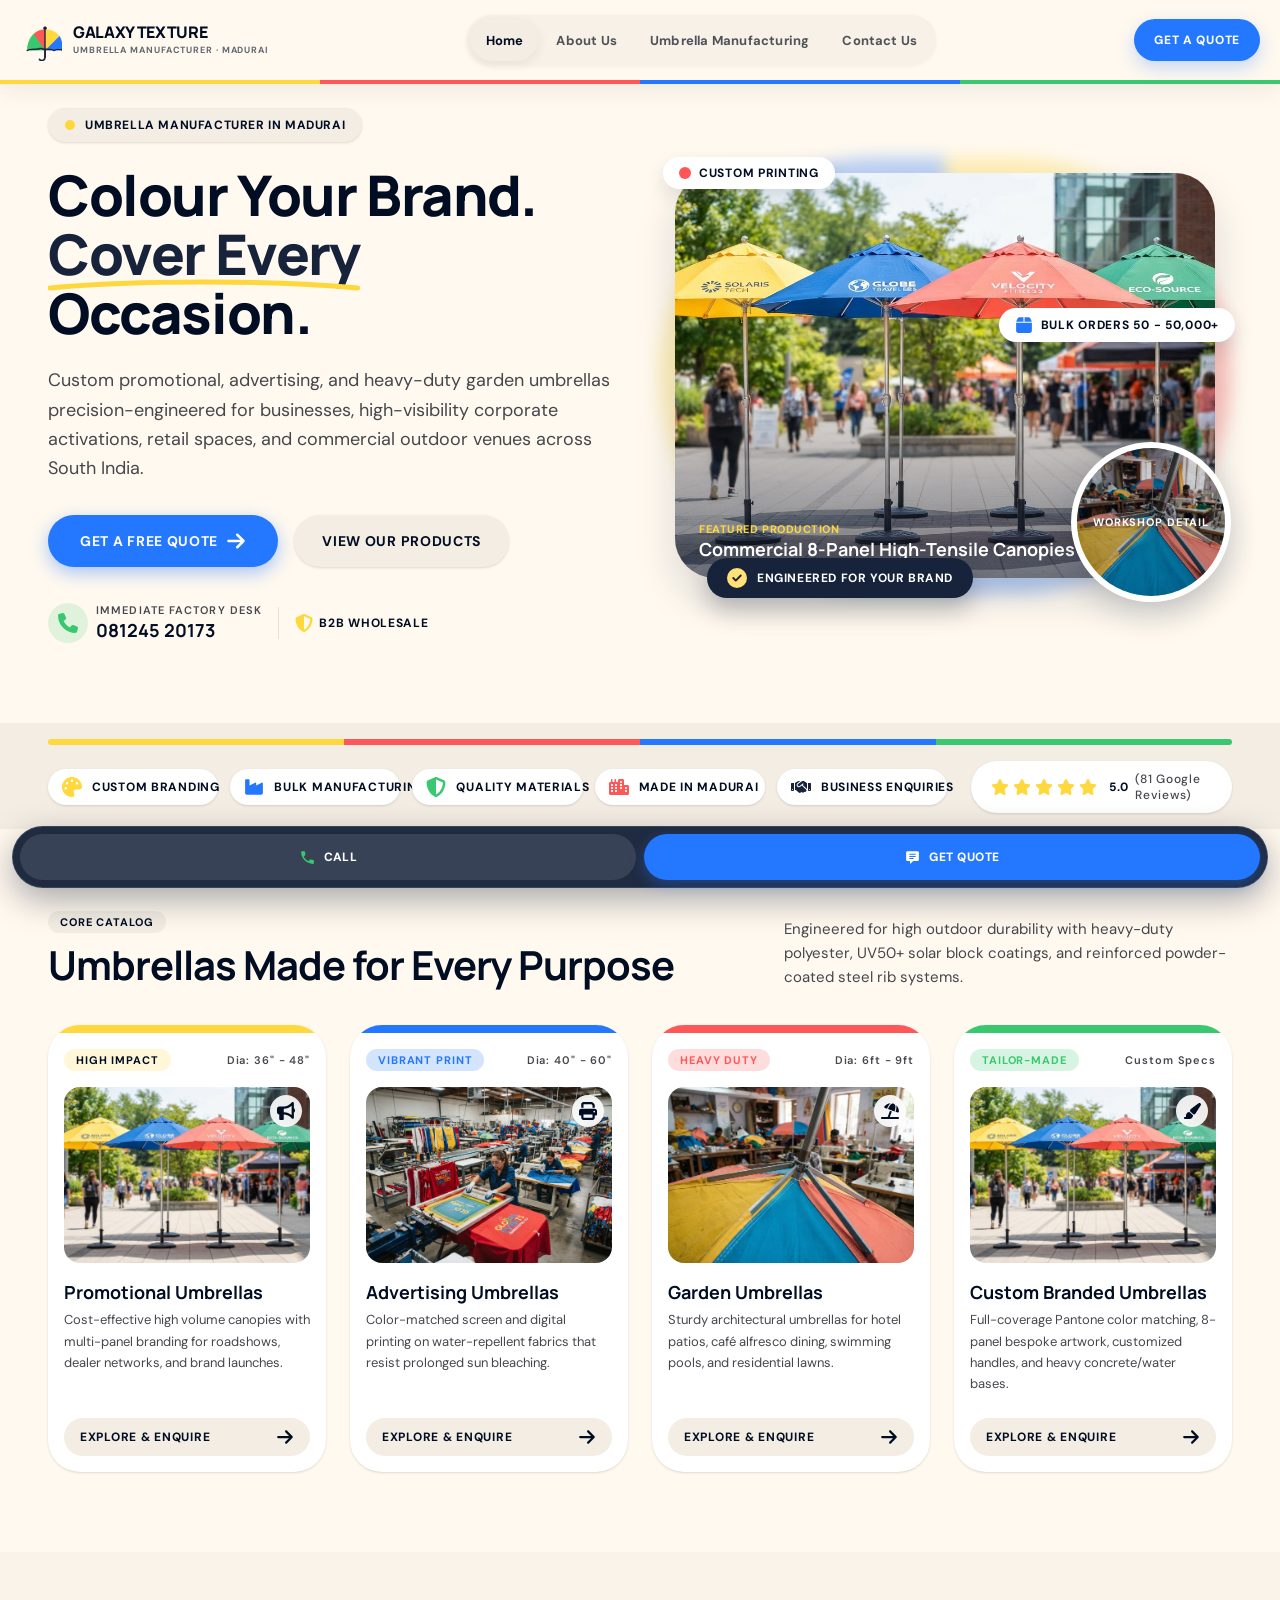
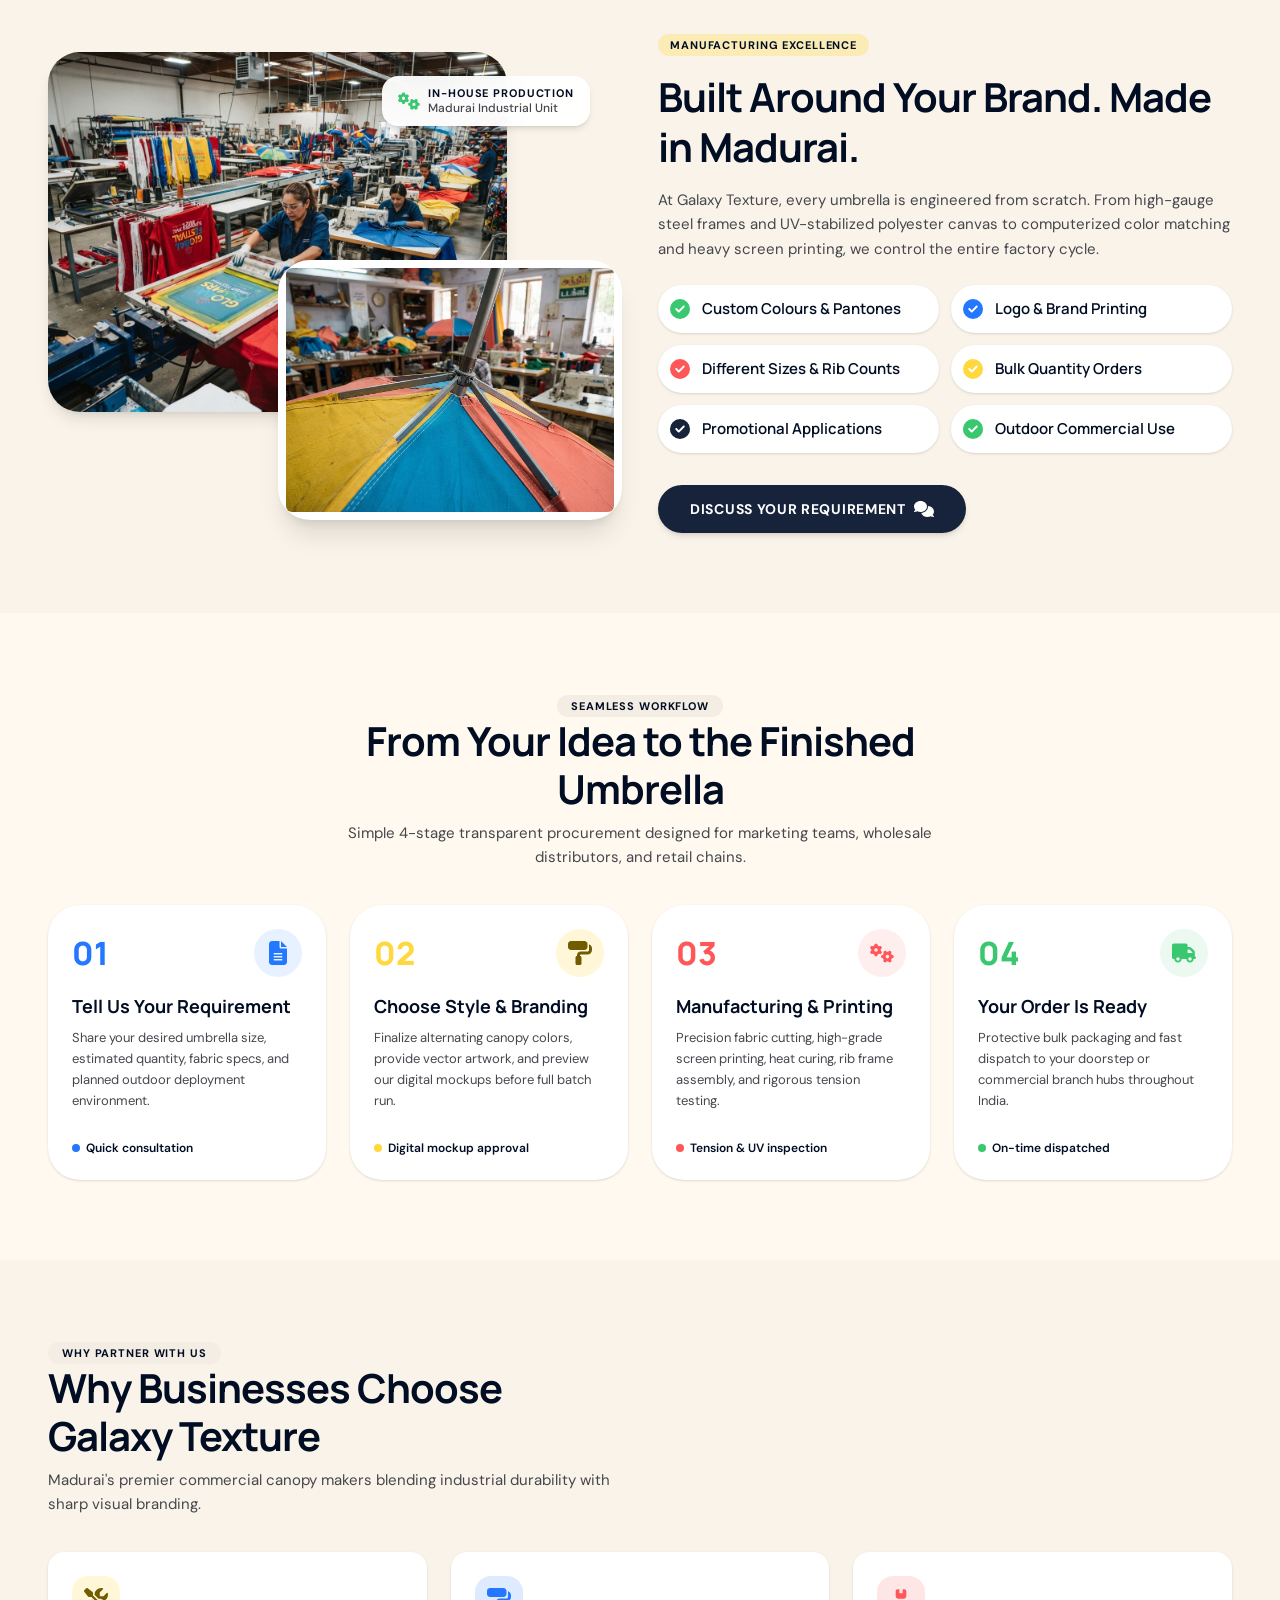
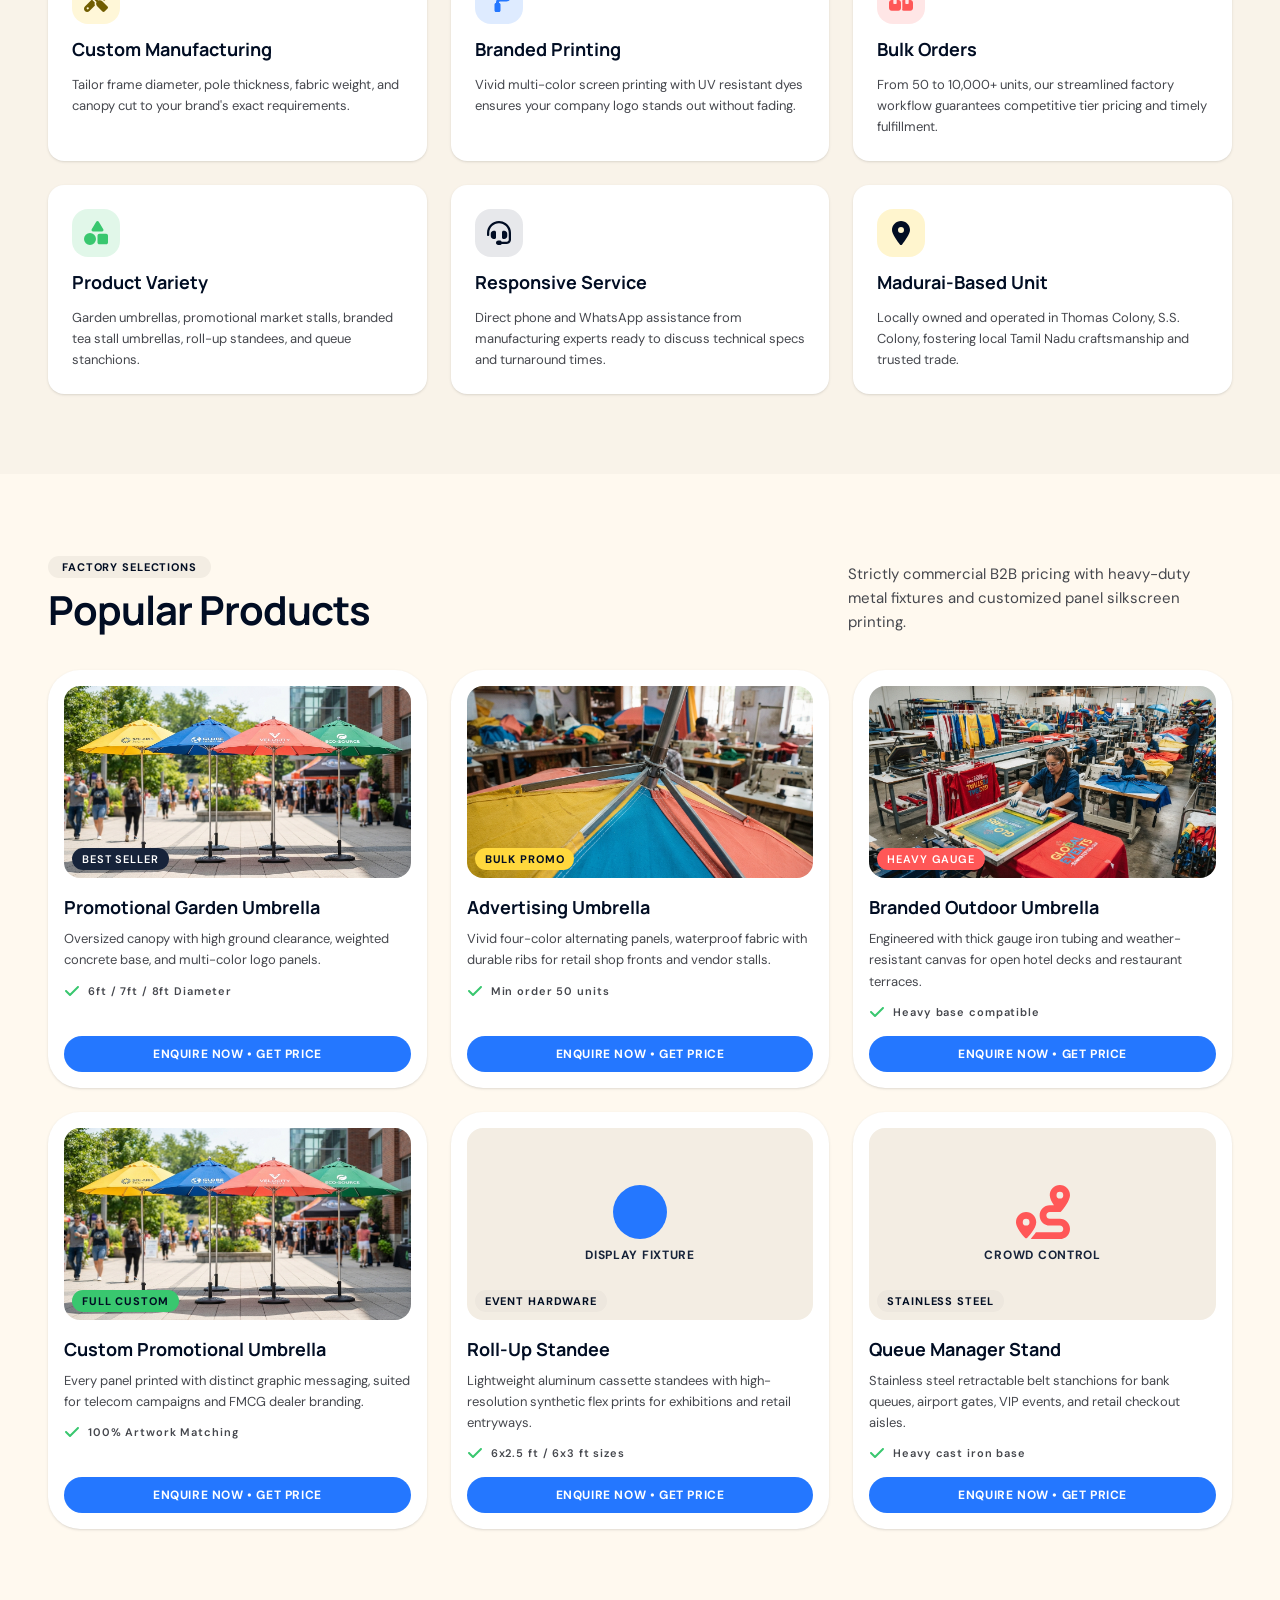
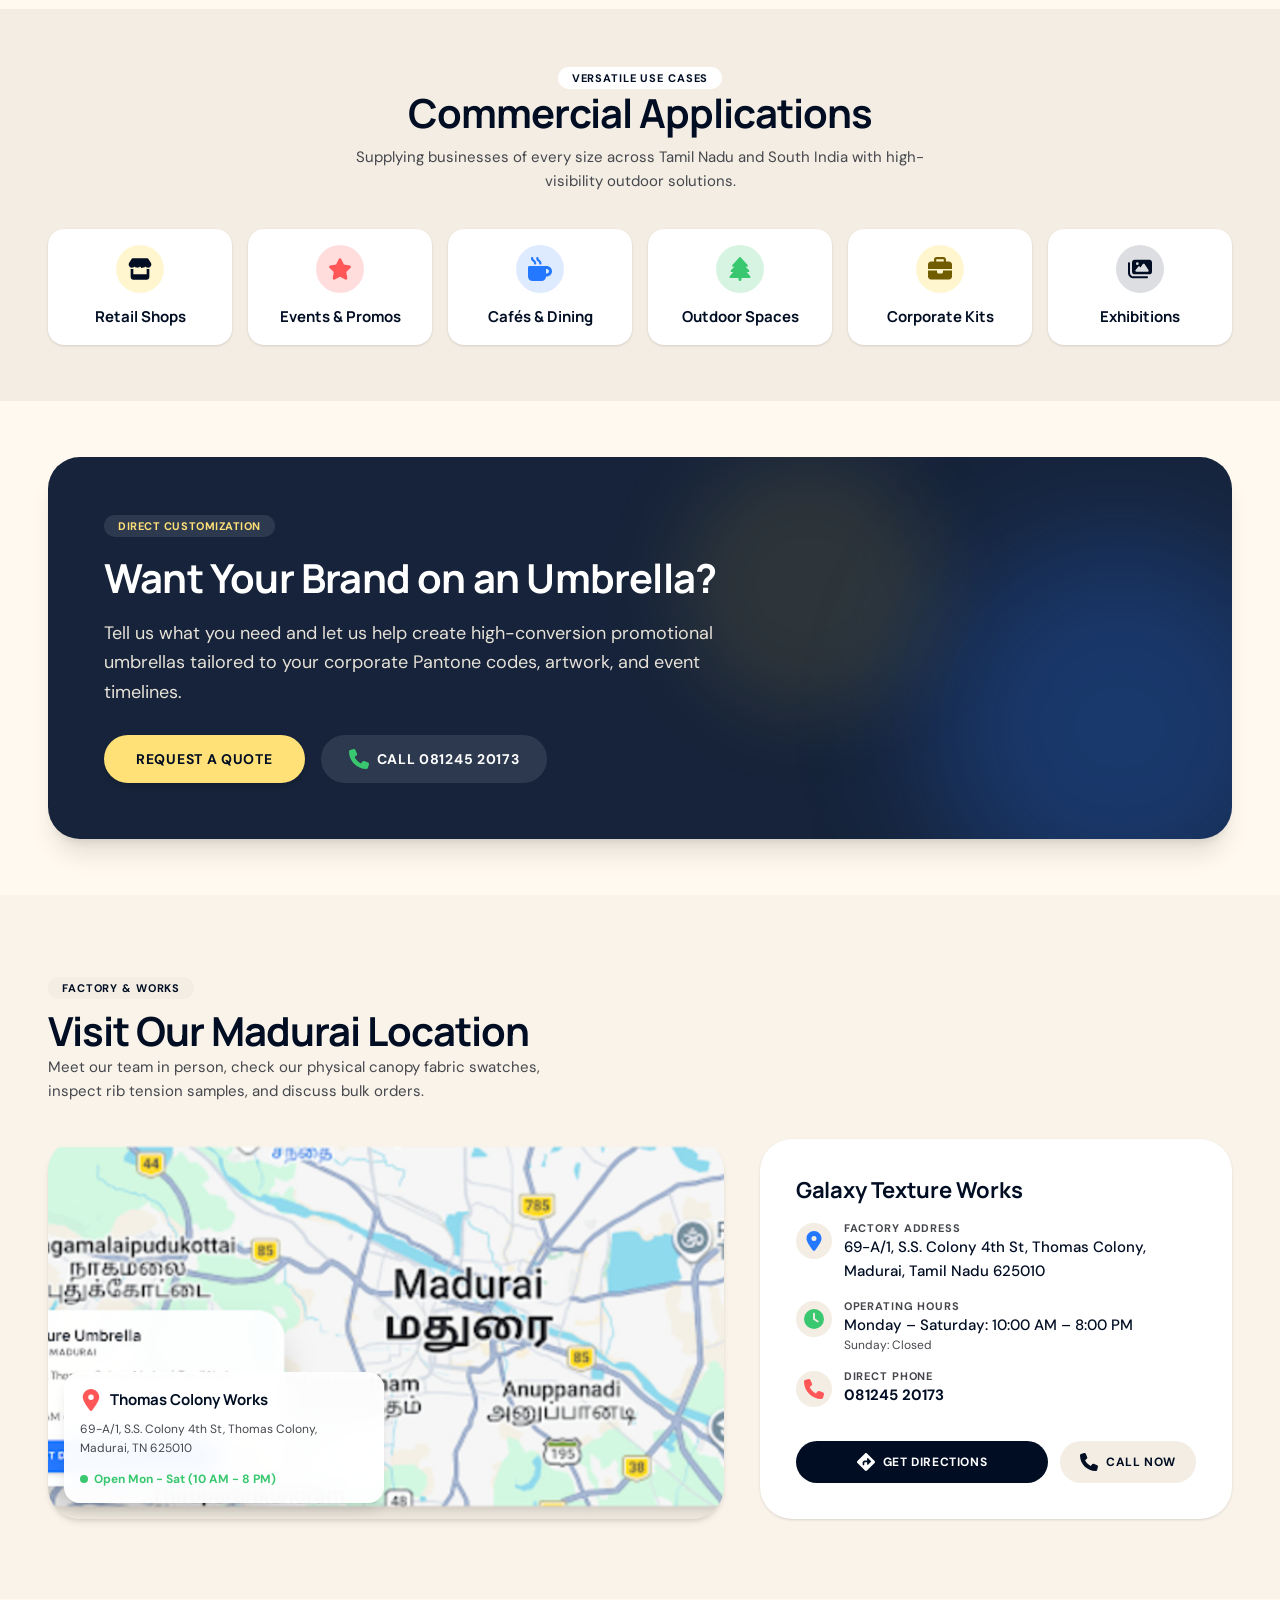
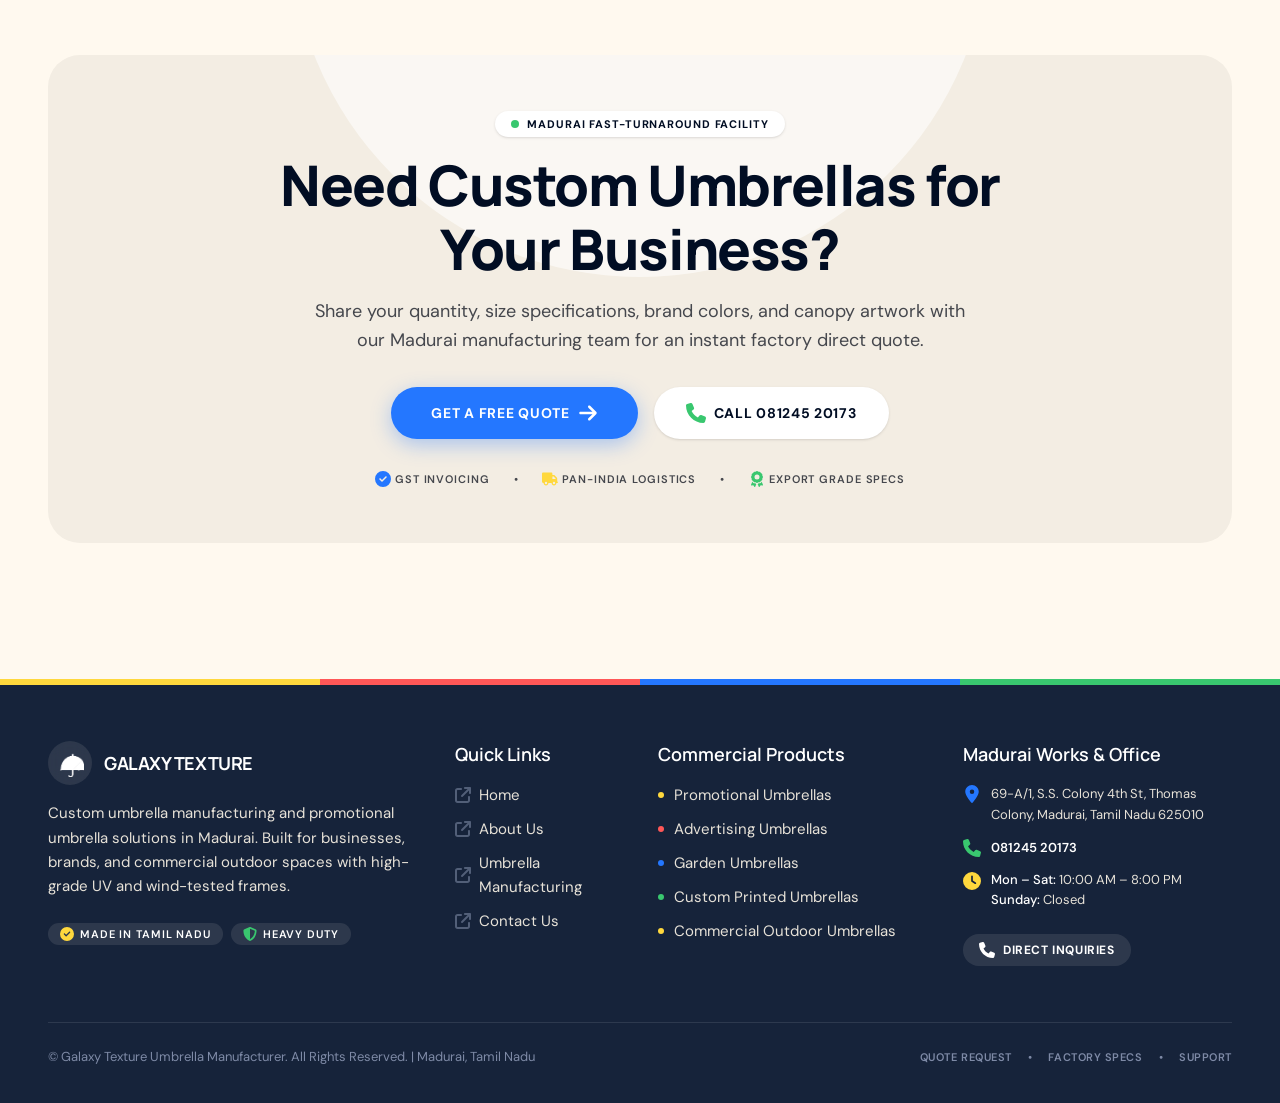
<file: galaxy_texture_website/index.html>
<!DOCTYPE html>

<html class="scroll-smooth" lang="en"><head><meta charset="utf-8"/><meta content="width=device-width, initial-scale=1.0" name="viewport"/><meta content="web_standard" name="shell-type"/><link href="https://fonts.googleapis.com" rel="preconnect"/><link crossorigin="" href="https://fonts.gstatic.com" rel="preconnect"/><link href="https://fonts.googleapis.com/css2?family=DM+Sans:ital,opsz,wght@0,9..40,100..1000;1,9..40,100..1000&amp;family=Manrope:wght@200..800&amp;display=swap" rel="stylesheet"/>
<style>@layer base{html,body{margin:0;padding:0;}body{overscroll-behavior:none;}main>:first-child{margin-top:0!important;}main>:last-child{margin-bottom:0!important;}}</style><link href="assets/css/tailwind.css" rel="stylesheet"/><title>Galaxy Texture Umbrella Manufacturer in Madurai | Custom &amp; Promotional Umbrellas</title><meta content="Custom promotional, advertising and garden umbrellas manufactured in Madurai. Call Galaxy Texture at 081245 20173 for enquiries and bulk orders." name="description"/><meta content="#FFF9EF" name="theme-color"/><link href="assets/images/galaxy-logo-mark.png" rel="icon"/><link href="assets/css/style.css" rel="stylesheet"/></head><body class="bg-background font-body-md text-body-md text-on-surface antialiased flex flex-col min-h-screen" data-page="home"><header class="gt-site-header">
  <div class="gt-header-inner">
    <a class="gt-brand" href="index.html" aria-label="Galaxy Texture home">
      <img src="assets/images/galaxy-logo-mark.png" alt="Galaxy Texture Umbrella Manufacturer Logo" />
      <span class="gt-brand-copy"><strong>Galaxy Texture</strong><small>Umbrella Manufacturer · Madurai</small></span>
    </a>
    <nav class="gt-desktop-nav" aria-label="Primary navigation"><a class="gt-nav-link is-active" href="index.html" aria-current="page">Home</a><a class="gt-nav-link" href="about.html">About Us</a><a class="gt-nav-link" href="manufacturing.html">Umbrella Manufacturing</a><a class="gt-nav-link" href="contact.html">Contact Us</a></nav>
    <div class="gt-header-actions">
      <a class="gt-header-phone" href="tel:+918124520173"><svg class="gt-inline-icon" viewBox="0 0 24 24" aria-hidden="true"><path fill="currentColor" d="M6.62 10.79a15.46 15.46 0 0 0 6.59 6.59l2.2-2.2a1 1 0 0 1 1.02-.24c1.12.37 2.33.57 3.57.57a1 1 0 0 1 1 1V20a1 1 0 0 1-1 1C10.61 21 3 13.39 3 4a1 1 0 0 1 1-1h3.5a1 1 0 0 1 1 1c0 1.25.2 2.45.57 3.57a1 1 0 0 1-.25 1.02l-2.2 2.2Z"/></svg><span>081245 20173</span></a>
      <a class="gt-header-quote" href="contact.html#quote-form">Get a Quote</a>
      <a class="gt-header-icon gt-mobile-call" href="tel:+918124520173" aria-label="Call Galaxy Texture"><svg class="gt-inline-icon" viewBox="0 0 24 24" aria-hidden="true"><path fill="currentColor" d="M6.62 10.79a15.46 15.46 0 0 0 6.59 6.59l2.2-2.2a1 1 0 0 1 1.02-.24c1.12.37 2.33.57 3.57.57a1 1 0 0 1 1 1V20a1 1 0 0 1-1 1C10.61 21 3 13.39 3 4a1 1 0 0 1 1-1h3.5a1 1 0 0 1 1 1c0 1.25.2 2.45.57 3.57a1 1 0 0 1-.25 1.02l-2.2 2.2Z"/></svg></a>
      <button class="gt-header-icon gt-menu-toggle" id="mobile-menu-toggle" type="button" aria-controls="mobile-nav-panel" aria-expanded="false" aria-label="Open menu"><svg class="gt-inline-icon" viewBox="0 0 24 24" aria-hidden="true"><path fill="currentColor" d="M4 6.75h16v1.5H4zm0 4.5h16v1.5H4zm0 4.5h16v1.5H4z"/></svg></button>
    </div>
  </div>
  <div class="gt-header-ribbon" aria-hidden="true"><span></span><span></span><span></span><span></span></div>
</header>
<div aria-hidden="true" class="mobile-nav-overlay" id="mobile-nav-overlay">
  <div class="mobile-nav-backdrop" data-mobile-close></div>
  <aside aria-label="Mobile navigation" class="mobile-nav-panel" id="mobile-nav-panel">
    <div class="mobile-nav-head">
      <a class="mobile-brand" href="index.html"><img alt="Galaxy Texture" src="assets/images/galaxy-logo-mark.png"/><span><strong>GALAXY TEXTURE</strong><small>UMBRELLA MANUFACTURER · MADURAI</small></span></a>
      <button aria-label="Close menu" class="mobile-nav-close" data-mobile-close type="button"><svg class="gt-inline-icon" viewBox="0 0 24 24" aria-hidden="true"><path fill="currentColor" d="m6.4 5.34 12.26 12.26-1.06 1.06L5.34 6.4z"/><path fill="currentColor" d="M17.6 5.34 5.34 17.6l1.06 1.06L18.66 6.4z"/></svg></button>
    </div>
    <nav class="mobile-nav-links"><a class="is-active" href="index.html" aria-current="page">Home</a><a class="" href="about.html">About Us</a><a class="" href="manufacturing.html">Umbrella Manufacturing</a><a class="" href="contact.html">Contact Us</a></nav>
    <div class="mobile-nav-cta">
      <a class="mobile-call" href="tel:+918124520173"><svg class="gt-inline-icon" viewBox="0 0 24 24" aria-hidden="true"><path fill="currentColor" d="M6.62 10.79a15.46 15.46 0 0 0 6.59 6.59l2.2-2.2a1 1 0 0 1 1.02-.24c1.12.37 2.33.57 3.57.57a1 1 0 0 1 1 1V20a1 1 0 0 1-1 1C10.61 21 3 13.39 3 4a1 1 0 0 1 1-1h3.5a1 1 0 0 1 1 1c0 1.25.2 2.45.57 3.57a1 1 0 0 1-.25 1.02l-2.2 2.2Z"/></svg><span>081245 20173</span></a>
      <a class="mobile-quote" href="contact.html#quote-form"><svg class="gt-inline-icon" viewBox="0 0 24 24" aria-hidden="true"><path fill="currentColor" d="M5 3h14a2 2 0 0 1 2 2v10a2 2 0 0 1-2 2h-6l-4.5 4v-4H5a2 2 0 0 1-2-2V5a2 2 0 0 1 2-2Zm2.5 5.25h9v-1.5h-9v1.5Zm0 3h9v-1.5h-9v1.5Zm0 3h6v-1.5h-6v1.5Z"/></svg><span>Get A Quote</span></a>
    </div>
    <div class="mobile-nav-address">69-A/1, S.S. Colony 4th St, Thomas Colony, Madurai, Tamil Nadu 625010</div>
  </aside>
</div>
<main class="gt-main w-full pt-20 bg-surface flex-grow"><div class="flex flex-col w-full">
<!-- HERO SECTION -->
<section class="relative w-full overflow-hidden bg-surface pt-6 pb-space-2xl lg:pb-space-3xl">
<!-- Ambient Canopy Arcs (Umbrella Geometry) -->
<div class="absolute -top-32 -right-32 w-[600px] h-[600px] rounded-full bg-secondary-fixed/20 blur-3xl pointer-events-none -z-10"></div>
<div class="absolute top-1/2 -left-48 w-[500px] h-[500px] rounded-full bg-[#2477FF]/10 blur-3xl pointer-events-none -z-10"></div>
<div class="max-w-7xl mx-auto px-margin-mobile lg:px-margin">
<div class="grid grid-cols-1 lg:grid-cols-12 gap-gutter lg:gap-space-xl items-center">
<!-- Left Column: Value Prop & Editorial Copy -->
<div class="lg:col-span-6 space-y-space-md lg:space-y-space-lg">
<!-- Madurai Manufacturing Badge -->
<div class="inline-flex items-center gap-2.5 px-4 py-2 rounded-full bg-surface-container shadow-sm border border-transparent">
<span class="w-2.5 h-2.5 rounded-full bg-secondary-container animate-pulse"></span>
<span class="font-label-md text-label-md text-primary font-bold uppercase tracking-wider">
              Umbrella Manufacturer in Madurai
            </span>
</div>
<!-- Scaled Headline -->
<h1 class="font-display text-display-mobile lg:text-display text-primary leading-[1.05] tracking-tight">
            Colour Your Brand. <br/>
<span class="relative inline-block text-primary-container">
              Cover Every
              <!-- Radial Accent arc underline -->
<svg class="absolute -bottom-2 left-0 w-full h-3.5 text-secondary-container" fill="none" preserveaspectratio="none" viewbox="0 0 250 14">
<path d="M2 10C70 2 180 2 248 10" stroke="currentColor" stroke-linecap="round" stroke-width="5"></path>
</svg>
</span>
            Occasion.
          </h1>
<p class="font-body-lg text-body-lg text-on-surface-variant max-w-xl leading-relaxed">
            Custom promotional, advertising, and heavy-duty garden umbrellas precision-engineered for businesses, high-visibility corporate activations, retail spaces, and commercial outdoor venues across South India.
          </p>
<!-- Dual CTAs & Quick Direct Contact -->
<div class="pt-2 flex flex-col sm:flex-row items-stretch sm:items-center gap-4">
<a class="inline-flex items-center justify-center px-8 py-4 rounded-full bg-[#2477FF] text-white font-label-lg text-label-lg uppercase tracking-wider shadow-[0_6px_18px_rgba(36,119,255,0.4)] hover:-translate-y-0.5 hover:shadow-[0_10px_24px_rgba(36,119,255,0.5)] transition-all" data-path="contact" href="contact.html#quote-form">
              Get A Free Quote
              <svg class="gt-icon ml-2 text-[20px]" viewBox="0 0 448 512" aria-hidden="true" focusable="false"><path fill="currentColor" d="M438.6 278.6c12.5-12.5 12.5-32.8 0-45.3l-160-160c-12.5-12.5-32.8-12.5-45.3 0s-12.5 32.8 0 45.3L338.8 224 32 224c-17.7 0-32 14.3-32 32s14.3 32 32 32l306.7 0L233.4 393.4c-12.5 12.5-12.5 32.8 0 45.3s32.8 12.5 45.3 0l160-160z"></path></svg>
</a>
<a class="inline-flex items-center justify-center px-7 py-4 rounded-full bg-surface-container text-primary font-label-lg text-label-lg uppercase tracking-wider shadow-sm hover:bg-surface-container-high transition-all" href="#products">
              View Our Products
            </a>
</div>
<!-- Instant Phone Verification & Trust Signal -->
<div class="gt-home-proof-row flex items-center gap-4 pt-3 text-on-surface-variant">
<a class="inline-flex items-center gap-2 group" href="tel:+918124520173">
<span class="w-10 h-10 rounded-full bg-[#39C76F]/15 flex items-center justify-center text-[#39C76F] group-hover:bg-[#39C76F] group-hover:text-white transition-colors">
<svg class="gt-icon text-[20px]" viewBox="0 0 512 512" aria-hidden="true" focusable="false"><path fill="currentColor" d="M164.9 24.6c-7.7-18.6-28-28.5-47.4-23.2l-88 24C12.1 30.2 0 46 0 64C0 311.4 200.6 512 448 512c18 0 33.8-12.1 38.6-29.5l24-88c5.3-19.4-4.6-39.7-23.2-47.4l-96-40c-16.3-6.8-35.2-2.1-46.3 11.6L304.7 368C234.3 334.7 177.3 277.7 144 207.3L193.3 167c13.7-11.2 18.4-30 11.6-46.3l-40-96z"></path></svg>
</span>
<div class="flex flex-col">
<span class="font-label-sm text-label-sm uppercase tracking-widest text-on-surface-variant">Immediate Factory Desk</span>
<span class="font-headline-sm text-headline-sm text-primary font-bold">081245 20173</span>
</div>
</a>
<div class="h-8 w-px bg-surface-container-highest"></div>
<div class="flex items-center gap-1.5">
<svg class="gt-icon text-[#FFD83D] text-[18px]" viewBox="0 0 512 512" aria-hidden="true" focusable="false"><path fill="currentColor" d="M256 0c4.6 0 9.2 1 13.4 2.9L457.7 82.8c22 9.3 38.4 31 38.3 57.2c-.5 99.2-41.3 280.7-213.6 363.2c-16.7 8-36.1 8-52.8 0C57.3 420.7 16.5 239.2 16 140c-.1-26.2 16.3-47.9 38.3-57.2L242.7 2.9C246.8 1 251.4 0 256 0zm0 66.8l0 378.1C394 378 431.1 230.1 432 141.4L256 66.8s0 0 0 0z"></path></svg>
<span class="font-label-md text-label-md text-primary uppercase">B2B Wholesale</span>
</div>
</div>
</div>
<!-- Right Column: Layered Radial Composition -->
<div class="lg:col-span-6 relative mt-8 lg:mt-0">
<!-- Umbrella Radial Canopy Segment Backdrop Geometry -->
<div class="relative mx-auto w-full max-w-[540px] aspect-[4/3] flex items-center justify-center">
<!-- Giant 6-Segment Decorative Disc Behind Main Image -->
<div class="absolute -inset-4 rounded-full opacity-30 blur-sm pointer-events-none" style="background: conic-gradient(#FFD83D 0deg 60deg, #FF5757 60deg 120deg, #2477FF 120deg 180deg, #39C76F 180deg 240deg, #FFD83D 240deg 300deg, #2477FF 300deg 360deg);"></div>
<!-- Arched Mask Framing IMAGE_3 -->
<div class="relative z-10 w-full h-full rounded-[2.5rem] overflow-hidden shadow-[0_20px_40px_rgba(22,35,58,0.15)] bg-surface-container">
<img alt="Commercial promotional umbrellas showcase" class="w-full h-full object-cover" decoding="async" src="assets/images/promotional-umbrellas.png"/>
<!-- Radial Rim Vignette -->
<div class="absolute inset-0 bg-gradient-to-t from-primary-container/60 via-transparent to-transparent"></div>
<div class="absolute bottom-4 left-6 right-6 flex items-center justify-between text-white">
<div>
<p class="font-label-sm text-label-sm uppercase tracking-wider text-secondary-container font-bold">Featured Production</p>
<p class="font-headline-sm text-headline-sm font-bold">Commercial 8-Panel High-Tensile Canopies</p>
</div>
<span class="w-9 h-9 rounded-full bg-white/20 backdrop-blur-md flex items-center justify-center">
<svg class="gt-icon text-white text-[20px]" viewBox="0 0 512 512" aria-hidden="true" focusable="false"><path fill="currentColor" d="M361.5 1.2c5 2.1 8.6 6.6 9.6 11.9L391 121l107.9 19.8c5.3 1 9.8 4.6 11.9 9.6s1.5 10.7-1.6 15.2L446.9 256l62.3 90.3c3.1 4.5 3.7 10.2 1.6 15.2s-6.6 8.6-11.9 9.6L391 391 371.1 498.9c-1 5.3-4.6 9.8-9.6 11.9s-10.7 1.5-15.2-1.6L256 446.9l-90.3 62.3c-4.5 3.1-10.2 3.7-15.2 1.6s-8.6-6.6-9.6-11.9L121 391 13.1 371.1c-5.3-1-9.8-4.6-11.9-9.6s-1.5-10.7 1.6-15.2L65.1 256 2.8 165.7c-3.1-4.5-3.7-10.2-1.6-15.2s6.6-8.6 11.9-9.6L121 121 140.9 13.1c1-5.3 4.6-9.8 9.6-11.9s10.7-1.5 15.2 1.6L256 65.1 346.3 2.8c4.5-3.1 10.2-3.7 15.2-1.6zM160 256a96 96 0 1 1 192 0 96 96 0 1 1 -192 0zm224 0a128 128 0 1 0 -256 0 128 128 0 1 0 256 0z"></path></svg>
</span>
</div>
</div>
<!-- Floating Dimensional Pill Badges -->
<div class="gt-float-printing absolute -top-4 -left-3 z-20 px-4 py-2 rounded-full bg-white shadow-[0_8px_20px_rgba(22,35,58,0.12)] flex items-center gap-2">
<span class="w-3 h-3 rounded-full bg-[#FF5757]"></span>
<span class="font-label-md text-label-md text-primary font-bold uppercase">Custom Printing</span>
</div>
<div class="gt-float-bulk absolute top-1/3 -right-5 z-20 px-4 py-2 rounded-full bg-white shadow-[0_8px_20px_rgba(22,35,58,0.12)] flex items-center gap-2">
<svg class="gt-icon text-[#2477FF] text-[18px]" viewBox="0 0 448 512" aria-hidden="true" focusable="false"><path fill="currentColor" d="M50.7 58.5L0 160l208 0 0-128L93.7 32C75.5 32 58.9 42.3 50.7 58.5zM240 160l208 0L397.3 58.5C389.1 42.3 372.5 32 354.3 32L240 32l0 128zm208 32L0 192 0 416c0 35.3 28.7 64 64 64l320 0c35.3 0 64-28.7 64-64l0-224z"></path></svg>
<span class="font-label-md text-label-md text-primary font-bold uppercase">Bulk Orders 50 - 50,000+</span>
</div>
<div class="gt-float-engineered absolute -bottom-5 left-8 z-20 px-5 py-2.5 rounded-full bg-primary-container text-white shadow-[0_12px_24px_rgba(1,13,35,0.25)] flex items-center gap-2.5">
<svg class="gt-icon text-secondary-fixed text-[20px]" viewBox="0 0 512 512" aria-hidden="true" focusable="false"><path fill="currentColor" d="M256 512A256 256 0 1 0 256 0a256 256 0 1 0 0 512zM369 209L241 337c-9.4 9.4-24.6 9.4-33.9 0l-64-64c-9.4-9.4-9.4-24.6 0-33.9s24.6-9.4 33.9 0l47 47L335 175c9.4-9.4 24.6-9.4 33.9 0s9.4 24.6 0 33.9z"></path></svg>
<span class="font-label-md text-label-md uppercase font-bold tracking-wider">Engineered for Your Brand</span>
</div>
<!-- Overlapping Circular Workshop Snapshot (IMAGE_4) -->
<div class="gt-float-workshop absolute -bottom-6 -right-4 z-20 w-32 h-32 md:w-40 md:h-40 rounded-full p-1.5 bg-white shadow-[0_12px_32px_rgba(22,35,58,0.2)] overflow-hidden">
<div class="w-full h-full rounded-full overflow-hidden relative">
<img alt="Reinforced canopy ribs and stitching detail" class="w-full h-full object-cover" decoding="async" loading="lazy" src="assets/images/umbrella-workshop-closeup.png"/>
<div class="absolute inset-0 bg-[#010D23]/20"></div>
<div class="absolute inset-0 flex items-center justify-center text-center p-2">
<span class="font-label-sm text-label-sm text-white font-bold uppercase drop-shadow">Workshop Detail</span>
</div>
</div>
</div>
</div>
</div>
</div>
</div>
</section>
<!-- SECTION 2: MULTI-SEGMENT TRUST BAR & GOOGLE RATING -->
<section class="w-full bg-surface-container py-space-md">
<div class="max-w-7xl mx-auto px-margin-mobile lg:px-margin">
<!-- 4-Color Canopy Ribbon -->
<div class="w-full h-1.5 flex rounded-full overflow-hidden mb-space-md">
<div class="flex-1 bg-[#FFD83D]"></div>
<div class="flex-1 bg-[#FF5757]"></div>
<div class="flex-1 bg-[#2477FF]"></div>
<div class="flex-1 bg-[#39C76F]"></div>
</div>
<div class="flex flex-col lg:flex-row items-center justify-between gap-6">
<!-- Key Capabilities Carousel Bar -->
<div class="gt-trust-grid grid grid-cols-2 sm:grid-cols-3 lg:grid-cols-5 gap-3 w-full lg:w-auto">
<div class="flex items-center gap-2.5 px-3.5 py-2 rounded-xl bg-white shadow-sm">
<svg class="gt-icon text-[#FFD83D] text-[20px]" viewBox="0 0 512 512" aria-hidden="true" focusable="false"><path fill="currentColor" d="M512 256c0 .9 0 1.8 0 2.7c-.4 36.5-33.6 61.3-70.1 61.3L344 320c-26.5 0-48 21.5-48 48c0 3.4 .4 6.7 1 9.9c2.1 10.2 6.5 20 10.8 29.9c6.1 13.8 12.1 27.5 12.1 42c0 31.8-21.6 60.7-53.4 62c-3.5 .1-7 .2-10.6 .2C114.6 512 0 397.4 0 256S114.6 0 256 0S512 114.6 512 256zM128 288a32 32 0 1 0 -64 0 32 32 0 1 0 64 0zm0-96a32 32 0 1 0 0-64 32 32 0 1 0 0 64zM288 96a32 32 0 1 0 -64 0 32 32 0 1 0 64 0zm96 96a32 32 0 1 0 0-64 32 32 0 1 0 0 64z"></path></svg>
<span class="font-label-md text-label-md text-primary uppercase font-bold whitespace-nowrap">Custom Branding</span>
</div>
<div class="flex items-center gap-2.5 px-3.5 py-2 rounded-xl bg-white shadow-sm">
<svg class="gt-icon text-[#2477FF] text-[20px]" viewBox="0 0 576 512" aria-hidden="true" focusable="false"><path fill="currentColor" d="M64 32C46.3 32 32 46.3 32 64l0 240 0 48 0 80c0 26.5 21.5 48 48 48l416 0c26.5 0 48-21.5 48-48l0-128 0-151.8c0-18.2-19.4-29.7-35.4-21.1L352 215.4l0-63.2c0-18.2-19.4-29.7-35.4-21.1L160 215.4 160 64c0-17.7-14.3-32-32-32L64 32z"></path></svg>
<span class="font-label-md text-label-md text-primary uppercase font-bold whitespace-nowrap">Bulk Manufacturing</span>
</div>
<div class="flex items-center gap-2.5 px-3.5 py-2 rounded-xl bg-white shadow-sm">
<svg class="gt-icon text-[#39C76F] text-[20px]" viewBox="0 0 512 512" aria-hidden="true" focusable="false"><path fill="currentColor" d="M256 0c4.6 0 9.2 1 13.4 2.9L457.7 82.8c22 9.3 38.4 31 38.3 57.2c-.5 99.2-41.3 280.7-213.6 363.2c-16.7 8-36.1 8-52.8 0C57.3 420.7 16.5 239.2 16 140c-.1-26.2 16.3-47.9 38.3-57.2L242.7 2.9C246.8 1 251.4 0 256 0zm0 66.8l0 378.1C394 378 431.1 230.1 432 141.4L256 66.8s0 0 0 0z"></path></svg>
<span class="font-label-md text-label-md text-primary uppercase font-bold whitespace-nowrap">Quality Materials</span>
</div>
<div class="flex items-center gap-2.5 px-3.5 py-2 rounded-xl bg-white shadow-sm">
<svg class="gt-icon text-[#FF5757] text-[20px]" viewBox="0 0 640 512" aria-hidden="true" focusable="false"><path fill="currentColor" d="M480 48c0-26.5-21.5-48-48-48L336 0c-26.5 0-48 21.5-48 48l0 48-64 0 0-72c0-13.3-10.7-24-24-24s-24 10.7-24 24l0 72-64 0 0-72c0-13.3-10.7-24-24-24S64 10.7 64 24l0 72L48 96C21.5 96 0 117.5 0 144l0 96L0 464c0 26.5 21.5 48 48 48l256 0 32 0 96 0 160 0c26.5 0 48-21.5 48-48l0-224c0-26.5-21.5-48-48-48l-112 0 0-144zm96 320l0 32c0 8.8-7.2 16-16 16l-32 0c-8.8 0-16-7.2-16-16l0-32c0-8.8 7.2-16 16-16l32 0c8.8 0 16 7.2 16 16zM240 416l-32 0c-8.8 0-16-7.2-16-16l0-32c0-8.8 7.2-16 16-16l32 0c8.8 0 16 7.2 16 16l0 32c0 8.8-7.2 16-16 16zM128 400c0 8.8-7.2 16-16 16l-32 0c-8.8 0-16-7.2-16-16l0-32c0-8.8 7.2-16 16-16l32 0c8.8 0 16 7.2 16 16l0 32zM560 256c8.8 0 16 7.2 16 16l0 32c0 8.8-7.2 16-16 16l-32 0c-8.8 0-16-7.2-16-16l0-32c0-8.8 7.2-16 16-16l32 0zM256 176l0 32c0 8.8-7.2 16-16 16l-32 0c-8.8 0-16-7.2-16-16l0-32c0-8.8 7.2-16 16-16l32 0c8.8 0 16 7.2 16 16zM112 160c8.8 0 16 7.2 16 16l0 32c0 8.8-7.2 16-16 16l-32 0c-8.8 0-16-7.2-16-16l0-32c0-8.8 7.2-16 16-16l32 0zM256 304c0 8.8-7.2 16-16 16l-32 0c-8.8 0-16-7.2-16-16l0-32c0-8.8 7.2-16 16-16l32 0c8.8 0 16 7.2 16 16l0 32zM112 320l-32 0c-8.8 0-16-7.2-16-16l0-32c0-8.8 7.2-16 16-16l32 0c8.8 0 16 7.2 16 16l0 32c0 8.8-7.2 16-16 16zm304-48l0 32c0 8.8-7.2 16-16 16l-32 0c-8.8 0-16-7.2-16-16l0-32c0-8.8 7.2-16 16-16l32 0c8.8 0 16 7.2 16 16zM400 64c8.8 0 16 7.2 16 16l0 32c0 8.8-7.2 16-16 16l-32 0c-8.8 0-16-7.2-16-16l0-32c0-8.8 7.2-16 16-16l32 0zm16 112l0 32c0 8.8-7.2 16-16 16l-32 0c-8.8 0-16-7.2-16-16l0-32c0-8.8 7.2-16 16-16l32 0c8.8 0 16 7.2 16 16z"></path></svg>
<span class="font-label-md text-label-md text-primary uppercase font-bold whitespace-nowrap">Made in Madurai</span>
</div>
<div class="col-span-2 sm:col-span-1 flex items-center gap-2.5 px-3.5 py-2 rounded-xl bg-white shadow-sm">
<svg class="gt-icon text-primary-container text-[20px]" viewBox="0 0 640 512" aria-hidden="true" focusable="false"><path fill="currentColor" d="M323.4 85.2l-96.8 78.4c-16.1 13-19.2 36.4-7 53.1c12.9 17.8 38 21.3 55.3 7.8l99.3-77.2c7-5.4 17-4.2 22.5 2.8s4.2 17-2.8 22.5l-20.9 16.2L512 316.8 512 128l-.7 0-3.9-2.5L434.8 79c-15.3-9.8-33.2-15-51.4-15c-21.8 0-43 7.5-60 21.2zm22.8 124.4l-51.7 40.2C263 274.4 217.3 268 193.7 235.6c-22.2-30.5-16.6-73.1 12.7-96.8l83.2-67.3c-11.6-4.9-24.1-7.4-36.8-7.4C234 64 215.7 69.6 200 80l-72 48 0 224 28.2 0 91.4 83.4c19.6 17.9 49.9 16.5 67.8-3.1c5.5-6.1 9.2-13.2 11.1-20.6l17 15.6c19.5 17.9 49.9 16.6 67.8-2.9c4.5-4.9 7.8-10.6 9.9-16.5c19.4 13 45.8 10.3 62.1-7.5c17.9-19.5 16.6-49.9-2.9-67.8l-134.2-123zM16 128c-8.8 0-16 7.2-16 16L0 352c0 17.7 14.3 32 32 32l32 0c17.7 0 32-14.3 32-32l0-224-80 0zM48 320a16 16 0 1 1 0 32 16 16 0 1 1 0-32zM544 128l0 224c0 17.7 14.3 32 32 32l32 0c17.7 0 32-14.3 32-32l0-208c0-8.8-7.2-16-16-16l-80 0zm32 208a16 16 0 1 1 32 0 16 16 0 1 1 -32 0z"></path></svg>
<span class="font-label-md text-label-md text-primary uppercase font-bold whitespace-nowrap">Business Enquiries</span>
</div>
</div>
<!-- Compact Google Trust Badge -->
<div class="flex items-center gap-3 bg-white px-5 py-2.5 rounded-full shadow-sm w-full lg:w-auto justify-center">
<div class="flex items-center gap-1 text-[#FFD83D]">
<svg class="gt-icon text-[18px]" viewBox="0 0 576 512" aria-hidden="true" focusable="false"><path fill="currentColor" d="M316.9 18C311.6 7 300.4 0 288.1 0s-23.4 7-28.8 18L195 150.3 51.4 171.5c-12 1.8-22 10.2-25.7 21.7s-.7 24.2 7.9 32.7L137.8 329 113.2 474.7c-2 12 3 24.2 12.9 31.3s23 8 33.8 2.3l128.3-68.5 128.3 68.5c10.8 5.7 23.9 4.9 33.8-2.3s14.9-19.3 12.9-31.3L438.5 329 542.7 225.9c8.6-8.5 11.7-21.2 7.9-32.7s-13.7-19.9-25.7-21.7L381.2 150.3 316.9 18z"></path></svg>
<svg class="gt-icon text-[18px]" viewBox="0 0 576 512" aria-hidden="true" focusable="false"><path fill="currentColor" d="M316.9 18C311.6 7 300.4 0 288.1 0s-23.4 7-28.8 18L195 150.3 51.4 171.5c-12 1.8-22 10.2-25.7 21.7s-.7 24.2 7.9 32.7L137.8 329 113.2 474.7c-2 12 3 24.2 12.9 31.3s23 8 33.8 2.3l128.3-68.5 128.3 68.5c10.8 5.7 23.9 4.9 33.8-2.3s14.9-19.3 12.9-31.3L438.5 329 542.7 225.9c8.6-8.5 11.7-21.2 7.9-32.7s-13.7-19.9-25.7-21.7L381.2 150.3 316.9 18z"></path></svg>
<svg class="gt-icon text-[18px]" viewBox="0 0 576 512" aria-hidden="true" focusable="false"><path fill="currentColor" d="M316.9 18C311.6 7 300.4 0 288.1 0s-23.4 7-28.8 18L195 150.3 51.4 171.5c-12 1.8-22 10.2-25.7 21.7s-.7 24.2 7.9 32.7L137.8 329 113.2 474.7c-2 12 3 24.2 12.9 31.3s23 8 33.8 2.3l128.3-68.5 128.3 68.5c10.8 5.7 23.9 4.9 33.8-2.3s14.9-19.3 12.9-31.3L438.5 329 542.7 225.9c8.6-8.5 11.7-21.2 7.9-32.7s-13.7-19.9-25.7-21.7L381.2 150.3 316.9 18z"></path></svg>
<svg class="gt-icon text-[18px]" viewBox="0 0 576 512" aria-hidden="true" focusable="false"><path fill="currentColor" d="M316.9 18C311.6 7 300.4 0 288.1 0s-23.4 7-28.8 18L195 150.3 51.4 171.5c-12 1.8-22 10.2-25.7 21.7s-.7 24.2 7.9 32.7L137.8 329 113.2 474.7c-2 12 3 24.2 12.9 31.3s23 8 33.8 2.3l128.3-68.5 128.3 68.5c10.8 5.7 23.9 4.9 33.8-2.3s14.9-19.3 12.9-31.3L438.5 329 542.7 225.9c8.6-8.5 11.7-21.2 7.9-32.7s-13.7-19.9-25.7-21.7L381.2 150.3 316.9 18z"></path></svg>
<svg class="gt-icon text-[18px]" viewBox="0 0 576 512" aria-hidden="true" focusable="false"><path fill="currentColor" d="M316.9 18C311.6 7 300.4 0 288.1 0s-23.4 7-28.8 18L195 150.3 51.4 171.5c-12 1.8-22 10.2-25.7 21.7s-.7 24.2 7.9 32.7L137.8 329 113.2 474.7c-2 12 3 24.2 12.9 31.3s23 8 33.8 2.3l128.3-68.5 128.3 68.5c10.8 5.7 23.9 4.9 33.8-2.3s14.9-19.3 12.9-31.3L438.5 329 542.7 225.9c8.6-8.5 11.7-21.2 7.9-32.7s-13.7-19.9-25.7-21.7L381.2 150.3 316.9 18z"></path></svg>
</div>
<div class="flex items-center gap-1.5 font-label-md text-label-md">
<span class="text-primary font-bold">5.0</span>
<span class="text-on-surface-variant font-medium">(81 Google Reviews)</span>
</div>
</div>
</div>
</div>
</section>
<!-- SECTION 3: PRODUCT CATEGORIES (UMBRELLAS MADE FOR EVERY PURPOSE) -->
<section class="w-full py-space-2xl lg:py-space-3xl" id="products">
<div class="max-w-7xl mx-auto px-margin-mobile lg:px-margin space-y-space-xl">
<!-- Section Header -->
<div class="flex flex-col md:flex-row md:items-end justify-between gap-4">
<div class="space-y-2">
<div class="inline-flex items-center gap-2 px-3 py-1 rounded-full bg-surface-container font-label-sm text-label-sm text-primary uppercase font-bold">
            Core Catalog
          </div>
<h2 class="font-headline-xl text-headline-xl text-primary font-bold tracking-tight">
            Umbrellas Made for Every Purpose
          </h2>
</div>
<p class="font-body-md text-body-md text-on-surface-variant max-w-md">
          Engineered for high outdoor durability with heavy-duty polyester, UV50+ solar block coatings, and reinforced powder-coated steel rib systems.
        </p>
</div>
<!-- 4 Dynamic Editorial Product Cards -->
<div class="grid grid-cols-1 md:grid-cols-2 lg:grid-cols-4 gap-gutter">
<!-- Card 1: Promotional Umbrellas (Yellow Accent) -->
<div class="group bg-white rounded-lg shadow-sm hover:shadow-xl transition-all duration-300 overflow-hidden flex flex-col">
<div class="h-2 bg-[#FFD83D] w-full"></div>
<div class="p-space-md space-y-space-md flex-grow flex flex-col">
<div class="flex items-center justify-between">
<span class="px-3 py-1 rounded-full bg-[#FFD83D]/20 text-primary font-label-sm text-label-sm font-bold uppercase">
                High Impact
              </span>
<span class="font-label-sm text-label-sm text-on-surface-variant">Dia: 36" - 48"</span>
</div>
<div class="h-44 rounded-2xl overflow-hidden bg-surface-container relative">
<img alt="Promotional umbrella setup" class="w-full h-full object-cover group-hover:scale-105 transition-transform duration-500" decoding="async" loading="lazy" src="assets/images/promotional-umbrellas.png"/>
<div class="absolute top-2 right-2 w-8 h-8 rounded-full bg-white/90 backdrop-blur-sm flex items-center justify-center text-primary">
<svg class="gt-icon text-[18px]" viewBox="0 0 512 512" aria-hidden="true" focusable="false"><path fill="currentColor" d="M480 32c0-12.9-7.8-24.6-19.8-29.6s-25.7-2.2-34.9 6.9L381.7 53c-48 48-113.1 75-181 75l-8.7 0-32 0-96 0c-35.3 0-64 28.7-64 64l0 96c0 35.3 28.7 64 64 64l0 128c0 17.7 14.3 32 32 32l64 0c17.7 0 32-14.3 32-32l0-128 8.7 0c67.9 0 133 27 181 75l43.6 43.6c9.2 9.2 22.9 11.9 34.9 6.9s19.8-16.6 19.8-29.6l0-147.6c18.6-8.8 32-32.5 32-60.4s-13.4-51.6-32-60.4L480 32zm-64 76.7L416 240l0 131.3C357.2 317.8 280.5 288 200.7 288l-8.7 0 0-96 8.7 0c79.8 0 156.5-29.8 215.3-83.3z"></path></svg>
</div>
</div>
<div>
<h3 class="font-headline-sm text-headline-sm text-primary font-bold">Promotional Umbrellas</h3>
<p class="font-body-sm text-body-sm text-on-surface-variant mt-1 leading-relaxed">
                Cost-effective high volume canopies with multi-panel branding for roadshows, dealer networks, and brand launches.
              </p>
</div>
<div class="mt-auto pt-2">
<a class="w-full inline-flex items-center justify-between px-4 py-2.5 rounded-full bg-surface-container hover:bg-primary-container hover:text-white text-primary font-label-md text-label-md uppercase font-bold transition-colors" data-path="contact" href="contact.html#quote-form">
<span>Explore &amp; Enquire</span>
<svg class="gt-icon text-[18px] group-hover:translate-x-1 transition-transform" viewBox="0 0 448 512" aria-hidden="true" focusable="false"><path fill="currentColor" d="M438.6 278.6c12.5-12.5 12.5-32.8 0-45.3l-160-160c-12.5-12.5-32.8-12.5-45.3 0s-12.5 32.8 0 45.3L338.8 224 32 224c-17.7 0-32 14.3-32 32s14.3 32 32 32l306.7 0L233.4 393.4c-12.5 12.5-12.5 32.8 0 45.3s32.8 12.5 45.3 0l160-160z"></path></svg>
</a>
</div>
</div>
</div>
<!-- Card 2: Advertising Umbrellas (Blue Accent) -->
<div class="group bg-white rounded-lg shadow-sm hover:shadow-xl transition-all duration-300 overflow-hidden flex flex-col">
<div class="h-2 bg-[#2477FF] w-full"></div>
<div class="p-space-md space-y-space-md flex-grow flex flex-col">
<div class="flex items-center justify-between">
<span class="px-3 py-1 rounded-full bg-[#2477FF]/20 text-[#2477FF] font-label-sm text-label-sm font-bold uppercase">
                Vibrant Print
              </span>
<span class="font-label-sm text-label-sm text-on-surface-variant">Dia: 40" - 60"</span>
</div>
<div class="h-44 rounded-2xl overflow-hidden bg-surface-container relative">
<img alt="Screen printed advertising umbrella panels" class="w-full h-full object-cover group-hover:scale-105 transition-transform duration-500" decoding="async" loading="lazy" src="assets/images/umbrella-printing-workshop.png"/>
<div class="absolute top-2 right-2 w-8 h-8 rounded-full bg-white/90 backdrop-blur-sm flex items-center justify-center text-primary">
<svg class="gt-icon text-[18px]" viewBox="0 0 512 512" aria-hidden="true" focusable="false"><path fill="currentColor" d="M128 0C92.7 0 64 28.7 64 64l0 96 64 0 0-96 226.7 0L384 93.3l0 66.7 64 0 0-66.7c0-17-6.7-33.3-18.7-45.3L400 18.7C388 6.7 371.7 0 354.7 0L128 0zM384 352l0 32 0 64-256 0 0-64 0-16 0-16 256 0zm64 32l32 0c17.7 0 32-14.3 32-32l0-96c0-35.3-28.7-64-64-64L64 192c-35.3 0-64 28.7-64 64l0 96c0 17.7 14.3 32 32 32l32 0 0 64c0 35.3 28.7 64 64 64l256 0c35.3 0 64-28.7 64-64l0-64zM432 248a24 24 0 1 1 0 48 24 24 0 1 1 0-48z"></path></svg>
</div>
</div>
<div>
<h3 class="font-headline-sm text-headline-sm text-primary font-bold">Advertising Umbrellas</h3>
<p class="font-body-sm text-body-sm text-on-surface-variant mt-1 leading-relaxed">
                Color-matched screen and digital printing on water-repellent fabrics that resist prolonged sun bleaching.
              </p>
</div>
<div class="mt-auto pt-2">
<a class="w-full inline-flex items-center justify-between px-4 py-2.5 rounded-full bg-surface-container hover:bg-primary-container hover:text-white text-primary font-label-md text-label-md uppercase font-bold transition-colors" data-path="contact" href="contact.html#quote-form">
<span>Explore &amp; Enquire</span>
<svg class="gt-icon text-[18px] group-hover:translate-x-1 transition-transform" viewBox="0 0 448 512" aria-hidden="true" focusable="false"><path fill="currentColor" d="M438.6 278.6c12.5-12.5 12.5-32.8 0-45.3l-160-160c-12.5-12.5-32.8-12.5-45.3 0s-12.5 32.8 0 45.3L338.8 224 32 224c-17.7 0-32 14.3-32 32s14.3 32 32 32l306.7 0L233.4 393.4c-12.5 12.5-12.5 32.8 0 45.3s32.8 12.5 45.3 0l160-160z"></path></svg>
</a>
</div>
</div>
</div>
<!-- Card 3: Garden Umbrellas (Coral Accent) -->
<div class="group bg-white rounded-lg shadow-sm hover:shadow-xl transition-all duration-300 overflow-hidden flex flex-col">
<div class="h-2 bg-[#FF5757] w-full"></div>
<div class="p-space-md space-y-space-md flex-grow flex flex-col">
<div class="flex items-center justify-between">
<span class="px-3 py-1 rounded-full bg-[#FF5757]/20 text-[#FF5757] font-label-sm text-label-sm font-bold uppercase">
                Heavy Duty
              </span>
<span class="font-label-sm text-label-sm text-on-surface-variant">Dia: 6ft - 9ft</span>
</div>
<div class="h-44 rounded-2xl overflow-hidden bg-surface-container relative">
<img alt="Garden outdoor umbrella frame" class="w-full h-full object-cover group-hover:scale-105 transition-transform duration-500" decoding="async" loading="lazy" src="assets/images/umbrella-workshop-closeup.png"/>
<div class="absolute top-2 right-2 w-8 h-8 rounded-full bg-white/90 backdrop-blur-sm flex items-center justify-center text-primary">
<svg class="gt-icon text-[18px]" viewBox="0 0 576 512" aria-hidden="true" focusable="false"><path fill="currentColor" d="M346.3 271.8l-60.1-21.9L214 448 32 448c-17.7 0-32 14.3-32 32s14.3 32 32 32l512 0c17.7 0 32-14.3 32-32s-14.3-32-32-32l-261.9 0 64.1-176.2zm121.1-.2l-3.3 9.1 67.7 24.6c18.1 6.6 38-4.2 39.6-23.4c6.5-78.5-23.9-155.5-80.8-208.5c2 8 3.2 16.3 3.4 24.8l.2 6c1.8 57-7.3 113.8-26.8 167.4zM462 99.1c-1.1-34.4-22.5-64.8-54.4-77.4c-.9-.4-1.9-.7-2.8-1.1c-33-11.7-69.8-2.4-93.1 23.8l-4 4.5C272.4 88.3 245 134.2 226.8 184l-3.3 9.1L434 269.7l3.3-9.1c18.1-49.8 26.6-102.5 24.9-155.5l-.2-6zM107.2 112.9c-11.1 15.7-2.8 36.8 15.3 43.4l71 25.8 3.3-9.1c19.5-53.6 49.1-103 87.1-145.5l4-4.5c6.2-6.9 13.1-13 20.5-18.2c-79.6 2.5-154.7 42.2-201.2 108z"></path></svg>
</div>
</div>
<div>
<h3 class="font-headline-sm text-headline-sm text-primary font-bold">Garden Umbrellas</h3>
<p class="font-body-sm text-body-sm text-on-surface-variant mt-1 leading-relaxed">
                Sturdy architectural umbrellas for hotel patios, café alfresco dining, swimming pools, and residential lawns.
              </p>
</div>
<div class="mt-auto pt-2">
<a class="w-full inline-flex items-center justify-between px-4 py-2.5 rounded-full bg-surface-container hover:bg-primary-container hover:text-white text-primary font-label-md text-label-md uppercase font-bold transition-colors" data-path="contact" href="contact.html#quote-form">
<span>Explore &amp; Enquire</span>
<svg class="gt-icon text-[18px] group-hover:translate-x-1 transition-transform" viewBox="0 0 448 512" aria-hidden="true" focusable="false"><path fill="currentColor" d="M438.6 278.6c12.5-12.5 12.5-32.8 0-45.3l-160-160c-12.5-12.5-32.8-12.5-45.3 0s-12.5 32.8 0 45.3L338.8 224 32 224c-17.7 0-32 14.3-32 32s14.3 32 32 32l306.7 0L233.4 393.4c-12.5 12.5-12.5 32.8 0 45.3s32.8 12.5 45.3 0l160-160z"></path></svg>
</a>
</div>
</div>
</div>
<!-- Card 4: Custom Branded Umbrellas (Green Accent) -->
<div class="group bg-white rounded-lg shadow-sm hover:shadow-xl transition-all duration-300 overflow-hidden flex flex-col">
<div class="h-2 bg-[#39C76F] w-full"></div>
<div class="p-space-md space-y-space-md flex-grow flex flex-col">
<div class="flex items-center justify-between">
<span class="px-3 py-1 rounded-full bg-[#39C76F]/20 text-[#39C76F] font-label-sm text-label-sm font-bold uppercase">
                Tailor-Made
              </span>
<span class="font-label-sm text-label-sm text-on-surface-variant">Custom Specs</span>
</div>
<div class="h-44 rounded-2xl overflow-hidden bg-surface-container relative">
<img alt="Fully branded umbrella canopies" class="w-full h-full object-cover group-hover:scale-105 transition-transform duration-500" decoding="async" loading="lazy" src="assets/images/promotional-umbrellas.png"/>
<div class="absolute top-2 right-2 w-8 h-8 rounded-full bg-white/90 backdrop-blur-sm flex items-center justify-center text-primary">
<svg class="gt-icon text-[18px]" viewBox="0 0 576 512" aria-hidden="true" focusable="false"><path fill="currentColor" d="M339.3 367.1c27.3-3.9 51.9-19.4 67.2-42.9L568.2 74.1c12.6-19.5 9.4-45.3-7.6-61.2S517.7-4.4 499.1 9.6L262.4 187.2c-24 18-38.2 46.1-38.4 76.1L339.3 367.1zm-19.6 25.4l-116-104.4C143.9 290.3 96 339.6 96 400c0 3.9 .2 7.8 .6 11.6C98.4 429.1 86.4 448 68.8 448L64 448c-17.7 0-32 14.3-32 32s14.3 32 32 32l144 0c61.9 0 112-50.1 112-112c0-2.5-.1-5-.2-7.5z"></path></svg>
</div>
</div>
<div>
<h3 class="font-headline-sm text-headline-sm text-primary font-bold">Custom Branded Umbrellas</h3>
<p class="font-body-sm text-body-sm text-on-surface-variant mt-1 leading-relaxed">
                Full-coverage Pantone color matching, 8-panel bespoke artwork, customized handles, and heavy concrete/water bases.
              </p>
</div>
<div class="mt-auto pt-2">
<a class="w-full inline-flex items-center justify-between px-4 py-2.5 rounded-full bg-surface-container hover:bg-primary-container hover:text-white text-primary font-label-md text-label-md uppercase font-bold transition-colors" data-path="contact" href="contact.html#quote-form">
<span>Explore &amp; Enquire</span>
<svg class="gt-icon text-[18px] group-hover:translate-x-1 transition-transform" viewBox="0 0 448 512" aria-hidden="true" focusable="false"><path fill="currentColor" d="M438.6 278.6c12.5-12.5 12.5-32.8 0-45.3l-160-160c-12.5-12.5-32.8-12.5-45.3 0s-12.5 32.8 0 45.3L338.8 224 32 224c-17.7 0-32 14.3-32 32s14.3 32 32 32l306.7 0L233.4 393.4c-12.5 12.5-12.5 32.8 0 45.3s32.8 12.5 45.3 0l160-160z"></path></svg>
</a>
</div>
</div>
</div>
</div>
</div>
</section>
<!-- SECTION 4: CUSTOM MANUFACTURING SPLIT ("BUILT AROUND YOUR BRAND") -->
<section class="w-full bg-surface-container-low py-space-2xl lg:py-space-3xl relative overflow-hidden">
<!-- Curved Scalloped Backdrop Decorator -->
<div class="max-w-7xl mx-auto px-margin-mobile lg:px-margin">
<div class="grid grid-cols-1 lg:grid-cols-12 gap-gutter lg:gap-space-xl items-center">
<!-- Split Left: Layered Photography Showcase -->
<div class="lg:col-span-6 relative">
<div class="relative w-full h-[460px]">
<!-- Base Image: Screen Printing Workshop (IMAGE_5) -->
<div class="w-4/5 h-[360px] rounded-lg overflow-hidden shadow-lg bg-surface-container">
<img alt="Screen printing umbrella fabric panels at Galaxy Texture Madurai" class="w-full h-full object-cover" decoding="async" loading="lazy" src="assets/images/umbrella-printing-workshop.png"/>
</div>
<!-- Overlapping Image: Canopy Stitching & Heavy-Duty Ribs (IMAGE_4) -->
<div class="absolute -bottom-2 right-0 w-3/5 h-[260px] rounded-lg overflow-hidden shadow-xl bg-white p-2">
<img alt="Precision umbrella manufacturing stitching" class="w-full h-full object-cover rounded-md" decoding="async" loading="lazy" src="assets/images/umbrella-workshop-closeup.png"/>
</div>
<!-- Certified Badge -->
<div class="absolute top-6 right-8 bg-white/95 backdrop-blur-md px-4 py-2.5 rounded-2xl shadow-md flex items-center gap-2">
<svg class="gt-icon text-[#39C76F] text-[22px]" viewBox="0 0 640 512" aria-hidden="true" focusable="false"><path fill="currentColor" d="M308.5 135.3c7.1-6.3 9.9-16.2 6.2-25c-2.3-5.3-4.8-10.5-7.6-15.5L304 89.4c-3-5-6.3-9.9-9.8-14.6c-5.7-7.6-15.7-10.1-24.7-7.1l-28.2 9.3c-10.7-8.8-23-16-36.2-20.9L199 27.1c-1.9-9.3-9.1-16.7-18.5-17.8C173.9 8.4 167.2 8 160.4 8l-.7 0c-6.8 0-13.5 .4-20.1 1.2c-9.4 1.1-16.6 8.6-18.5 17.8L115 56.1c-13.3 5-25.5 12.1-36.2 20.9L50.5 67.8c-9-3-19-.5-24.7 7.1c-3.5 4.7-6.8 9.6-9.9 14.6l-3 5.3c-2.8 5-5.3 10.2-7.6 15.6c-3.7 8.7-.9 18.6 6.2 25l22.2 19.8C32.6 161.9 32 168.9 32 176s.6 14.1 1.7 20.9L11.5 216.7c-7.1 6.3-9.9 16.2-6.2 25c2.3 5.3 4.8 10.5 7.6 15.6l3 5.2c3 5.1 6.3 9.9 9.9 14.6c5.7 7.6 15.7 10.1 24.7 7.1l28.2-9.3c10.7 8.8 23 16 36.2 20.9l6.1 29.1c1.9 9.3 9.1 16.7 18.5 17.8c6.7 .8 13.5 1.2 20.4 1.2s13.7-.4 20.4-1.2c9.4-1.1 16.6-8.6 18.5-17.8l6.1-29.1c13.3-5 25.5-12.1 36.2-20.9l28.2 9.3c9 3 19 .5 24.7-7.1c3.5-4.7 6.8-9.5 9.8-14.6l3.1-5.4c2.8-5 5.3-10.2 7.6-15.5c3.7-8.7 .9-18.6-6.2-25l-22.2-19.8c1.1-6.8 1.7-13.8 1.7-20.9s-.6-14.1-1.7-20.9l22.2-19.8zM112 176a48 48 0 1 1 96 0 48 48 0 1 1 -96 0zM504.7 500.5c6.3 7.1 16.2 9.9 25 6.2c5.3-2.3 10.5-4.8 15.5-7.6l5.4-3.1c5-3 9.9-6.3 14.6-9.8c7.6-5.7 10.1-15.7 7.1-24.7l-9.3-28.2c8.8-10.7 16-23 20.9-36.2l29.1-6.1c9.3-1.9 16.7-9.1 17.8-18.5c.8-6.7 1.2-13.5 1.2-20.4s-.4-13.7-1.2-20.4c-1.1-9.4-8.6-16.6-17.8-18.5L583.9 307c-5-13.3-12.1-25.5-20.9-36.2l9.3-28.2c3-9 .5-19-7.1-24.7c-4.7-3.5-9.6-6.8-14.6-9.9l-5.3-3c-5-2.8-10.2-5.3-15.6-7.6c-8.7-3.7-18.6-.9-25 6.2l-19.8 22.2c-6.8-1.1-13.8-1.7-20.9-1.7s-14.1 .6-20.9 1.7l-19.8-22.2c-6.3-7.1-16.2-9.9-25-6.2c-5.3 2.3-10.5 4.8-15.6 7.6l-5.2 3c-5.1 3-9.9 6.3-14.6 9.9c-7.6 5.7-10.1 15.7-7.1 24.7l9.3 28.2c-8.8 10.7-16 23-20.9 36.2L315.1 313c-9.3 1.9-16.7 9.1-17.8 18.5c-.8 6.7-1.2 13.5-1.2 20.4s.4 13.7 1.2 20.4c1.1 9.4 8.6 16.6 17.8 18.5l29.1 6.1c5 13.3 12.1 25.5 20.9 36.2l-9.3 28.2c-3 9-.5 19 7.1 24.7c4.7 3.5 9.5 6.8 14.6 9.8l5.4 3.1c5 2.8 10.2 5.3 15.5 7.6c8.7 3.7 18.6 .9 25-6.2l19.8-22.2c6.8 1.1 13.8 1.7 20.9 1.7s14.1-.6 20.9-1.7l19.8 22.2zM464 304a48 48 0 1 1 0 96 48 48 0 1 1 0-96z"></path></svg>
<div>
<p class="font-label-sm text-label-sm uppercase font-bold text-primary">In-House Production</p>
<p class="text-xs text-on-surface-variant font-medium">Madurai Industrial Unit</p>
</div>
</div>
</div>
</div>
<!-- Split Right: Checklist & Value Points -->
<div class="lg:col-span-6 space-y-space-md">
<div class="inline-flex items-center gap-2 px-3 py-1 rounded-full bg-[#FFD83D]/30 font-label-sm text-label-sm text-primary uppercase font-bold">
            Manufacturing Excellence
          </div>
<h2 class="font-headline-xl text-headline-xl text-primary font-bold tracking-tight leading-tight">
            Built Around Your Brand. Made in Madurai.
          </h2>
<p class="font-body-md text-body-md text-on-surface-variant leading-relaxed">
            At Galaxy Texture, every umbrella is engineered from scratch. From high-gauge steel frames and UV-stabilized polyester canvas to computerized color matching and heavy screen printing, we control the entire factory cycle.
          </p>
<!-- 6-Point Technical Checklist -->
<div class="grid grid-cols-1 sm:grid-cols-2 gap-3 pt-2">
<div class="flex items-center gap-3 p-3 rounded-xl bg-white shadow-sm">
<svg class="gt-icon text-[#39C76F] text-[20px]" viewBox="0 0 512 512" aria-hidden="true" focusable="false"><path fill="currentColor" d="M256 512A256 256 0 1 0 256 0a256 256 0 1 0 0 512zM369 209L241 337c-9.4 9.4-24.6 9.4-33.9 0l-64-64c-9.4-9.4-9.4-24.6 0-33.9s24.6-9.4 33.9 0l47 47L335 175c9.4-9.4 24.6-9.4 33.9 0s9.4 24.6 0 33.9z"></path></svg>
<span class="font-headline-sm text-body-md text-primary font-semibold">Custom Colours &amp; Pantones</span>
</div>
<div class="flex items-center gap-3 p-3 rounded-xl bg-white shadow-sm">
<svg class="gt-icon text-[#2477FF] text-[20px]" viewBox="0 0 512 512" aria-hidden="true" focusable="false"><path fill="currentColor" d="M256 512A256 256 0 1 0 256 0a256 256 0 1 0 0 512zM369 209L241 337c-9.4 9.4-24.6 9.4-33.9 0l-64-64c-9.4-9.4-9.4-24.6 0-33.9s24.6-9.4 33.9 0l47 47L335 175c9.4-9.4 24.6-9.4 33.9 0s9.4 24.6 0 33.9z"></path></svg>
<span class="font-headline-sm text-body-md text-primary font-semibold">Logo &amp; Brand Printing</span>
</div>
<div class="flex items-center gap-3 p-3 rounded-xl bg-white shadow-sm">
<svg class="gt-icon text-[#FF5757] text-[20px]" viewBox="0 0 512 512" aria-hidden="true" focusable="false"><path fill="currentColor" d="M256 512A256 256 0 1 0 256 0a256 256 0 1 0 0 512zM369 209L241 337c-9.4 9.4-24.6 9.4-33.9 0l-64-64c-9.4-9.4-9.4-24.6 0-33.9s24.6-9.4 33.9 0l47 47L335 175c9.4-9.4 24.6-9.4 33.9 0s9.4 24.6 0 33.9z"></path></svg>
<span class="font-headline-sm text-body-md text-primary font-semibold">Different Sizes &amp; Rib Counts</span>
</div>
<div class="flex items-center gap-3 p-3 rounded-xl bg-white shadow-sm">
<svg class="gt-icon text-[#FFD83D] text-[20px]" viewBox="0 0 512 512" aria-hidden="true" focusable="false"><path fill="currentColor" d="M256 512A256 256 0 1 0 256 0a256 256 0 1 0 0 512zM369 209L241 337c-9.4 9.4-24.6 9.4-33.9 0l-64-64c-9.4-9.4-9.4-24.6 0-33.9s24.6-9.4 33.9 0l47 47L335 175c9.4-9.4 24.6-9.4 33.9 0s9.4 24.6 0 33.9z"></path></svg>
<span class="font-headline-sm text-body-md text-primary font-semibold">Bulk Quantity Orders</span>
</div>
<div class="flex items-center gap-3 p-3 rounded-xl bg-white shadow-sm">
<svg class="gt-icon text-primary-container text-[20px]" viewBox="0 0 512 512" aria-hidden="true" focusable="false"><path fill="currentColor" d="M256 512A256 256 0 1 0 256 0a256 256 0 1 0 0 512zM369 209L241 337c-9.4 9.4-24.6 9.4-33.9 0l-64-64c-9.4-9.4-9.4-24.6 0-33.9s24.6-9.4 33.9 0l47 47L335 175c9.4-9.4 24.6-9.4 33.9 0s9.4 24.6 0 33.9z"></path></svg>
<span class="font-headline-sm text-body-md text-primary font-semibold">Promotional Applications</span>
</div>
<div class="flex items-center gap-3 p-3 rounded-xl bg-white shadow-sm">
<svg class="gt-icon text-[#39C76F] text-[20px]" viewBox="0 0 512 512" aria-hidden="true" focusable="false"><path fill="currentColor" d="M256 512A256 256 0 1 0 256 0a256 256 0 1 0 0 512zM369 209L241 337c-9.4 9.4-24.6 9.4-33.9 0l-64-64c-9.4-9.4-9.4-24.6 0-33.9s24.6-9.4 33.9 0l47 47L335 175c9.4-9.4 24.6-9.4 33.9 0s9.4 24.6 0 33.9z"></path></svg>
<span class="font-headline-sm text-body-md text-primary font-semibold">Outdoor Commercial Use</span>
</div>
</div>
<div class="pt-4 flex items-center gap-4">
<a class="inline-flex items-center justify-center px-8 py-3.5 rounded-full bg-primary-container text-white font-label-lg text-label-lg uppercase tracking-wider shadow-md hover:-translate-y-0.5 hover:shadow-lg transition-all" data-path="contact" href="contact.html#quote-form">
              Discuss Your Requirement
              <svg class="gt-icon ml-2 text-[20px]" viewBox="0 0 640 512" aria-hidden="true" focusable="false"><path fill="currentColor" d="M208 352c114.9 0 208-78.8 208-176S322.9 0 208 0S0 78.8 0 176c0 38.6 14.7 74.3 39.6 103.4c-3.5 9.4-8.7 17.7-14.2 24.7c-4.8 6.2-9.7 11-13.3 14.3c-1.8 1.6-3.3 2.9-4.3 3.7c-.5 .4-.9 .7-1.1 .8l-.2 .2s0 0 0 0s0 0 0 0C1 327.2-1.4 334.4 .8 340.9S9.1 352 16 352c21.8 0 43.8-5.6 62.1-12.5c9.2-3.5 17.8-7.4 25.2-11.4C134.1 343.3 169.8 352 208 352zM448 176c0 112.3-99.1 196.9-216.5 207C255.8 457.4 336.4 512 432 512c38.2 0 73.9-8.7 104.7-23.9c7.5 4 16 7.9 25.2 11.4c18.3 6.9 40.3 12.5 62.1 12.5c6.9 0 13.1-4.5 15.2-11.1c2.1-6.6-.2-13.8-5.8-17.9c0 0 0 0 0 0s0 0 0 0l-.2-.2c-.2-.2-.6-.4-1.1-.8c-1-.8-2.5-2-4.3-3.7c-3.6-3.3-8.5-8.1-13.3-14.3c-5.5-7-10.7-15.4-14.2-24.7c24.9-29 39.6-64.7 39.6-103.4c0-92.8-84.9-168.9-192.6-175.5c.4 5.1 .6 10.3 .6 15.5z"></path></svg>
</a>
</div>
</div>
</div>
</div>
</section>
<!-- SECTION 5: 4-STEP PROCESS (FROM YOUR IDEA TO FINISHED UMBRELLA) -->
<section class="w-full py-space-2xl lg:py-space-3xl bg-surface">
<div class="max-w-7xl mx-auto px-margin-mobile lg:px-margin space-y-space-xl">
<div class="text-center max-w-2xl mx-auto space-y-2">
<span class="px-3.5 py-1 rounded-full bg-surface-container font-label-sm text-label-sm text-primary uppercase font-bold">
          Seamless Workflow
        </span>
<h2 class="font-headline-xl text-headline-xl text-primary font-bold tracking-tight">
          From Your Idea to the Finished Umbrella
        </h2>
<p class="font-body-md text-body-md text-on-surface-variant">
          Simple 4-stage transparent procurement designed for marketing teams, wholesale distributors, and retail chains.
        </p>
</div>
<!-- 4 Curved Process Steps -->
<div class="grid grid-cols-1 md:grid-cols-2 lg:grid-cols-4 gap-gutter relative">
<!-- Step 1 -->
<div class="bg-white p-space-lg rounded-lg shadow-sm hover:shadow-md transition-all flex flex-col relative">
<div class="flex items-center justify-between mb-4">
<span class="font-display text-[32px] text-[#2477FF] font-extrabold">01</span>
<div class="w-12 h-12 rounded-full bg-[#2477FF]/10 flex items-center justify-center text-[#2477FF]">
<svg class="gt-icon text-[24px]" viewBox="0 0 384 512" aria-hidden="true" focusable="false"><path fill="currentColor" d="M64 0C28.7 0 0 28.7 0 64L0 448c0 35.3 28.7 64 64 64l256 0c35.3 0 64-28.7 64-64l0-288-128 0c-17.7 0-32-14.3-32-32L224 0 64 0zM256 0l0 128 128 0L256 0zM112 256l160 0c8.8 0 16 7.2 16 16s-7.2 16-16 16l-160 0c-8.8 0-16-7.2-16-16s7.2-16 16-16zm0 64l160 0c8.8 0 16 7.2 16 16s-7.2 16-16 16l-160 0c-8.8 0-16-7.2-16-16s7.2-16 16-16zm0 64l160 0c8.8 0 16 7.2 16 16s-7.2 16-16 16l-160 0c-8.8 0-16-7.2-16-16s7.2-16 16-16z"></path></svg>
</div>
</div>
<h3 class="font-headline-sm text-headline-sm text-primary font-bold mb-2">Tell Us Your Requirement</h3>
<p class="font-body-sm text-body-sm text-on-surface-variant leading-relaxed flex-grow">
            Share your desired umbrella size, estimated quantity, fabric specs, and planned outdoor deployment environment.
          </p>
<div class="mt-4 pt-3 flex items-center gap-1.5 text-xs text-primary font-semibold">
<span class="w-2 h-2 rounded-full bg-[#2477FF]"></span> Quick consultation
          </div>
</div>
<!-- Step 2 -->
<div class="bg-white p-space-lg rounded-lg shadow-sm hover:shadow-md transition-all flex flex-col relative">
<div class="flex items-center justify-between mb-4">
<span class="font-display text-[32px] text-[#FFD83D] font-extrabold">02</span>
<div class="w-12 h-12 rounded-full bg-[#FFD83D]/20 flex items-center justify-center text-[#715D00]">
<svg class="gt-icon text-[24px]" viewBox="0 0 512 512" aria-hidden="true" focusable="false"><path fill="currentColor" d="M0 64C0 28.7 28.7 0 64 0L352 0c35.3 0 64 28.7 64 64l0 64c0 35.3-28.7 64-64 64L64 192c-35.3 0-64-28.7-64-64L0 64zM160 352c0-17.7 14.3-32 32-32l0-16c0-44.2 35.8-80 80-80l144 0c17.7 0 32-14.3 32-32l0-32 0-90.5c37.3 13.2 64 48.7 64 90.5l0 32c0 53-43 96-96 96l-144 0c-8.8 0-16 7.2-16 16l0 16c17.7 0 32 14.3 32 32l0 128c0 17.7-14.3 32-32 32l-64 0c-17.7 0-32-14.3-32-32l0-128z"></path></svg>
</div>
</div>
<h3 class="font-headline-sm text-headline-sm text-primary font-bold mb-2">Choose Style &amp; Branding</h3>
<p class="font-body-sm text-body-sm text-on-surface-variant leading-relaxed flex-grow">
            Finalize alternating canopy colors, provide vector artwork, and preview our digital mockups before full batch run.
          </p>
<div class="mt-4 pt-3 flex items-center gap-1.5 text-xs text-primary font-semibold">
<span class="w-2 h-2 rounded-full bg-[#FFD83D]"></span> Digital mockup approval
          </div>
</div>
<!-- Step 3 -->
<div class="bg-white p-space-lg rounded-lg shadow-sm hover:shadow-md transition-all flex flex-col relative">
<div class="flex items-center justify-between mb-4">
<span class="font-display text-[32px] text-[#FF5757] font-extrabold">03</span>
<div class="w-12 h-12 rounded-full bg-[#FF5757]/10 flex items-center justify-center text-[#FF5757]">
<svg class="gt-icon text-[24px]" viewBox="0 0 640 512" aria-hidden="true" focusable="false"><path fill="currentColor" d="M308.5 135.3c7.1-6.3 9.9-16.2 6.2-25c-2.3-5.3-4.8-10.5-7.6-15.5L304 89.4c-3-5-6.3-9.9-9.8-14.6c-5.7-7.6-15.7-10.1-24.7-7.1l-28.2 9.3c-10.7-8.8-23-16-36.2-20.9L199 27.1c-1.9-9.3-9.1-16.7-18.5-17.8C173.9 8.4 167.2 8 160.4 8l-.7 0c-6.8 0-13.5 .4-20.1 1.2c-9.4 1.1-16.6 8.6-18.5 17.8L115 56.1c-13.3 5-25.5 12.1-36.2 20.9L50.5 67.8c-9-3-19-.5-24.7 7.1c-3.5 4.7-6.8 9.6-9.9 14.6l-3 5.3c-2.8 5-5.3 10.2-7.6 15.6c-3.7 8.7-.9 18.6 6.2 25l22.2 19.8C32.6 161.9 32 168.9 32 176s.6 14.1 1.7 20.9L11.5 216.7c-7.1 6.3-9.9 16.2-6.2 25c2.3 5.3 4.8 10.5 7.6 15.6l3 5.2c3 5.1 6.3 9.9 9.9 14.6c5.7 7.6 15.7 10.1 24.7 7.1l28.2-9.3c10.7 8.8 23 16 36.2 20.9l6.1 29.1c1.9 9.3 9.1 16.7 18.5 17.8c6.7 .8 13.5 1.2 20.4 1.2s13.7-.4 20.4-1.2c9.4-1.1 16.6-8.6 18.5-17.8l6.1-29.1c13.3-5 25.5-12.1 36.2-20.9l28.2 9.3c9 3 19 .5 24.7-7.1c3.5-4.7 6.8-9.5 9.8-14.6l3.1-5.4c2.8-5 5.3-10.2 7.6-15.5c3.7-8.7 .9-18.6-6.2-25l-22.2-19.8c1.1-6.8 1.7-13.8 1.7-20.9s-.6-14.1-1.7-20.9l22.2-19.8zM112 176a48 48 0 1 1 96 0 48 48 0 1 1 -96 0zM504.7 500.5c6.3 7.1 16.2 9.9 25 6.2c5.3-2.3 10.5-4.8 15.5-7.6l5.4-3.1c5-3 9.9-6.3 14.6-9.8c7.6-5.7 10.1-15.7 7.1-24.7l-9.3-28.2c8.8-10.7 16-23 20.9-36.2l29.1-6.1c9.3-1.9 16.7-9.1 17.8-18.5c.8-6.7 1.2-13.5 1.2-20.4s-.4-13.7-1.2-20.4c-1.1-9.4-8.6-16.6-17.8-18.5L583.9 307c-5-13.3-12.1-25.5-20.9-36.2l9.3-28.2c3-9 .5-19-7.1-24.7c-4.7-3.5-9.6-6.8-14.6-9.9l-5.3-3c-5-2.8-10.2-5.3-15.6-7.6c-8.7-3.7-18.6-.9-25 6.2l-19.8 22.2c-6.8-1.1-13.8-1.7-20.9-1.7s-14.1 .6-20.9 1.7l-19.8-22.2c-6.3-7.1-16.2-9.9-25-6.2c-5.3 2.3-10.5 4.8-15.6 7.6l-5.2 3c-5.1 3-9.9 6.3-14.6 9.9c-7.6 5.7-10.1 15.7-7.1 24.7l9.3 28.2c-8.8 10.7-16 23-20.9 36.2L315.1 313c-9.3 1.9-16.7 9.1-17.8 18.5c-.8 6.7-1.2 13.5-1.2 20.4s.4 13.7 1.2 20.4c1.1 9.4 8.6 16.6 17.8 18.5l29.1 6.1c5 13.3 12.1 25.5 20.9 36.2l-9.3 28.2c-3 9-.5 19 7.1 24.7c4.7 3.5 9.5 6.8 14.6 9.8l5.4 3.1c5 2.8 10.2 5.3 15.5 7.6c8.7 3.7 18.6 .9 25-6.2l19.8-22.2c6.8 1.1 13.8 1.7 20.9 1.7s14.1-.6 20.9-1.7l19.8 22.2zM464 304a48 48 0 1 1 0 96 48 48 0 1 1 0-96z"></path></svg>
</div>
</div>
<h3 class="font-headline-sm text-headline-sm text-primary font-bold mb-2">Manufacturing &amp; Printing</h3>
<p class="font-body-sm text-body-sm text-on-surface-variant leading-relaxed flex-grow">
            Precision fabric cutting, high-grade screen printing, heat curing, rib frame assembly, and rigorous tension testing.
          </p>
<div class="mt-4 pt-3 flex items-center gap-1.5 text-xs text-primary font-semibold">
<span class="w-2 h-2 rounded-full bg-[#FF5757]"></span> Tension &amp; UV inspection
          </div>
</div>
<!-- Step 4 -->
<div class="bg-white p-space-lg rounded-lg shadow-sm hover:shadow-md transition-all flex flex-col relative">
<div class="flex items-center justify-between mb-4">
<span class="font-display text-[32px] text-[#39C76F] font-extrabold">04</span>
<div class="w-12 h-12 rounded-full bg-[#39C76F]/10 flex items-center justify-center text-[#39C76F]">
<svg class="gt-icon text-[24px]" viewBox="0 0 640 512" aria-hidden="true" focusable="false"><path fill="currentColor" d="M48 0C21.5 0 0 21.5 0 48L0 368c0 26.5 21.5 48 48 48l16 0c0 53 43 96 96 96s96-43 96-96l128 0c0 53 43 96 96 96s96-43 96-96l32 0c17.7 0 32-14.3 32-32s-14.3-32-32-32l0-64 0-32 0-18.7c0-17-6.7-33.3-18.7-45.3L512 114.7c-12-12-28.3-18.7-45.3-18.7L416 96l0-48c0-26.5-21.5-48-48-48L48 0zM416 160l50.7 0L544 237.3l0 18.7-128 0 0-96zM112 416a48 48 0 1 1 96 0 48 48 0 1 1 -96 0zm368-48a48 48 0 1 1 0 96 48 48 0 1 1 0-96z"></path></svg>
</div>
</div>
<h3 class="font-headline-sm text-headline-sm text-primary font-bold mb-2">Your Order Is Ready</h3>
<p class="font-body-sm text-body-sm text-on-surface-variant leading-relaxed flex-grow">
            Protective bulk packaging and fast dispatch to your doorstep or commercial branch hubs throughout India.
          </p>
<div class="mt-4 pt-3 flex items-center gap-1.5 text-xs text-primary font-semibold">
<span class="w-2 h-2 rounded-full bg-[#39C76F]"></span> On-time dispatched
          </div>
</div>
</div>
</div>
</section>
<!-- SECTION 6: WHY BUSINESSES CHOOSE GALAXY TEXTURE -->
<section class="w-full py-space-2xl lg:py-space-3xl bg-surface-container-low">
<div class="max-w-7xl mx-auto px-margin-mobile lg:px-margin space-y-space-xl">
<div class="max-w-xl space-y-2">
<span class="px-3.5 py-1 rounded-full bg-surface-container font-label-sm text-label-sm text-primary uppercase font-bold">
          Why Partner With Us
        </span>
<h2 class="font-headline-xl text-headline-xl text-primary font-bold tracking-tight">
          Why Businesses Choose Galaxy Texture
        </h2>
<p class="font-body-md text-body-md text-on-surface-variant">
          Madurai's premier commercial canopy makers blending industrial durability with sharp visual branding.
        </p>
</div>
<!-- 6 Vibrant Outlined Geometry Cards -->
<div class="grid grid-cols-1 md:grid-cols-2 lg:grid-cols-3 gap-gutter">
<!-- 1: Custom Manufacturing -->
<div class="p-space-lg rounded-2xl bg-white shadow-sm hover:shadow-md transition-all space-y-3">
<div class="w-12 h-12 rounded-2xl bg-[#FFD83D]/20 flex items-center justify-center text-primary font-bold">
<svg class="gt-icon text-[24px] text-[#715D00]" viewBox="0 0 512 512" aria-hidden="true" focusable="false"><path fill="currentColor" d="M78.6 5C69.1-2.4 55.6-1.5 47 7L7 47c-8.5 8.5-9.4 22-2.1 31.6l80 104c4.5 5.9 11.6 9.4 19 9.4l54.1 0 109 109c-14.7 29-10 65.4 14.3 89.6l112 112c12.5 12.5 32.8 12.5 45.3 0l64-64c12.5-12.5 12.5-32.8 0-45.3l-112-112c-24.2-24.2-60.6-29-89.6-14.3l-109-109 0-54.1c0-7.5-3.5-14.5-9.4-19L78.6 5zM19.9 396.1C7.2 408.8 0 426.1 0 444.1C0 481.6 30.4 512 67.9 512c18 0 35.3-7.2 48-19.9L233.7 374.3c-7.8-20.9-9-43.6-3.6-65.1l-61.7-61.7L19.9 396.1zM512 144c0-10.5-1.1-20.7-3.2-30.5c-2.4-11.2-16.1-14.1-24.2-6l-63.9 63.9c-3 3-7.1 4.7-11.3 4.7L352 176c-8.8 0-16-7.2-16-16l0-57.4c0-4.2 1.7-8.3 4.7-11.3l63.9-63.9c8.1-8.1 5.2-21.8-6-24.2C388.7 1.1 378.5 0 368 0C288.5 0 224 64.5 224 144l0 .8 85.3 85.3c36-9.1 75.8 .5 104 28.7L429 274.5c49-23 83-72.8 83-130.5zM56 432a24 24 0 1 1 48 0 24 24 0 1 1 -48 0z"></path></svg>
</div>
<h3 class="font-headline-sm text-headline-sm text-primary font-bold">Custom Manufacturing</h3>
<p class="font-body-sm text-body-sm text-on-surface-variant leading-relaxed">
            Tailor frame diameter, pole thickness, fabric weight, and canopy cut to your brand's exact requirements.
          </p>
</div>
<!-- 2: Branded Printing -->
<div class="p-space-lg rounded-2xl bg-white shadow-sm hover:shadow-md transition-all space-y-3">
<div class="w-12 h-12 rounded-2xl bg-[#2477FF]/15 flex items-center justify-center text-[#2477FF]">
<svg class="gt-icon text-[24px]" viewBox="0 0 512 512" aria-hidden="true" focusable="false"><path fill="currentColor" d="M0 64C0 28.7 28.7 0 64 0L352 0c35.3 0 64 28.7 64 64l0 64c0 35.3-28.7 64-64 64L64 192c-35.3 0-64-28.7-64-64L0 64zM160 352c0-17.7 14.3-32 32-32l0-16c0-44.2 35.8-80 80-80l144 0c17.7 0 32-14.3 32-32l0-32 0-90.5c37.3 13.2 64 48.7 64 90.5l0 32c0 53-43 96-96 96l-144 0c-8.8 0-16 7.2-16 16l0 16c17.7 0 32 14.3 32 32l0 128c0 17.7-14.3 32-32 32l-64 0c-17.7 0-32-14.3-32-32l0-128z"></path></svg>
</div>
<h3 class="font-headline-sm text-headline-sm text-primary font-bold">Branded Printing</h3>
<p class="font-body-sm text-body-sm text-on-surface-variant leading-relaxed">
            Vivid multi-color screen printing with UV resistant dyes ensures your company logo stands out without fading.
          </p>
</div>
<!-- 3: Bulk Orders -->
<div class="p-space-lg rounded-2xl bg-white shadow-sm hover:shadow-md transition-all space-y-3">
<div class="w-12 h-12 rounded-2xl bg-[#FF5757]/15 flex items-center justify-center text-[#FF5757]">
<svg class="gt-icon text-[24px]" viewBox="0 0 576 512" aria-hidden="true" focusable="false"><path fill="currentColor" d="M248 0L208 0c-26.5 0-48 21.5-48 48l0 112c0 35.3 28.7 64 64 64l128 0c35.3 0 64-28.7 64-64l0-112c0-26.5-21.5-48-48-48L328 0l0 80c0 8.8-7.2 16-16 16l-48 0c-8.8 0-16-7.2-16-16l0-80zM64 256c-35.3 0-64 28.7-64 64L0 448c0 35.3 28.7 64 64 64l160 0c35.3 0 64-28.7 64-64l0-128c0-35.3-28.7-64-64-64l-40 0 0 80c0 8.8-7.2 16-16 16l-48 0c-8.8 0-16-7.2-16-16l0-80-40 0zM352 512l160 0c35.3 0 64-28.7 64-64l0-128c0-35.3-28.7-64-64-64l-40 0 0 80c0 8.8-7.2 16-16 16l-48 0c-8.8 0-16-7.2-16-16l0-80-40 0c-15 0-28.8 5.1-39.7 13.8c4.9 10.4 7.7 22 7.7 34.2l0 160c0 12.2-2.8 23.8-7.7 34.2C323.2 506.9 337 512 352 512z"></path></svg>
</div>
<h3 class="font-headline-sm text-headline-sm text-primary font-bold">Bulk Orders</h3>
<p class="font-body-sm text-body-sm text-on-surface-variant leading-relaxed">
            From 50 to 10,000+ units, our streamlined factory workflow guarantees competitive tier pricing and timely fulfillment.
          </p>
</div>
<!-- 4: Product Variety -->
<div class="p-space-lg rounded-2xl bg-white shadow-sm hover:shadow-md transition-all space-y-3">
<div class="w-12 h-12 rounded-2xl bg-[#39C76F]/15 flex items-center justify-center text-[#39C76F]">
<svg class="gt-icon text-[24px]" viewBox="0 0 512 512" aria-hidden="true" focusable="false"><path fill="currentColor" d="M315.4 15.5C309.7 5.9 299.2 0 288 0s-21.7 5.9-27.4 15.5l-96 160c-5.9 9.9-6.1 22.2-.4 32.2s16.3 16.2 27.8 16.2l192 0c11.5 0 22.2-6.2 27.8-16.2s5.5-22.3-.4-32.2l-96-160zM288 312l0 144c0 22.1 17.9 40 40 40l144 0c22.1 0 40-17.9 40-40l0-144c0-22.1-17.9-40-40-40l-144 0c-22.1 0-40 17.9-40 40zM128 512a128 128 0 1 0 0-256 128 128 0 1 0 0 256z"></path></svg>
</div>
<h3 class="font-headline-sm text-headline-sm text-primary font-bold">Product Variety</h3>
<p class="font-body-sm text-body-sm text-on-surface-variant leading-relaxed">
            Garden umbrellas, promotional market stalls, branded tea stall umbrellas, roll-up standees, and queue stanchions.
          </p>
</div>
<!-- 5: Responsive Service -->
<div class="p-space-lg rounded-2xl bg-white shadow-sm hover:shadow-md transition-all space-y-3">
<div class="w-12 h-12 rounded-2xl bg-primary-container/10 flex items-center justify-center text-primary">
<svg class="gt-icon text-[24px]" viewBox="0 0 512 512" aria-hidden="true" focusable="false"><path fill="currentColor" d="M256 48C141.1 48 48 141.1 48 256l0 40c0 13.3-10.7 24-24 24s-24-10.7-24-24l0-40C0 114.6 114.6 0 256 0S512 114.6 512 256l0 144.1c0 48.6-39.4 88-88.1 88L313.6 488c-8.3 14.3-23.8 24-41.6 24l-32 0c-26.5 0-48-21.5-48-48s21.5-48 48-48l32 0c17.8 0 33.3 9.7 41.6 24l110.4 .1c22.1 0 40-17.9 40-40L464 256c0-114.9-93.1-208-208-208zM144 208l16 0c17.7 0 32 14.3 32 32l0 112c0 17.7-14.3 32-32 32l-16 0c-35.3 0-64-28.7-64-64l0-48c0-35.3 28.7-64 64-64zm224 0c35.3 0 64 28.7 64 64l0 48c0 35.3-28.7 64-64 64l-16 0c-17.7 0-32-14.3-32-32l0-112c0-17.7 14.3-32 32-32l16 0z"></path></svg>
</div>
<h3 class="font-headline-sm text-headline-sm text-primary font-bold">Responsive Service</h3>
<p class="font-body-sm text-body-sm text-on-surface-variant leading-relaxed">
            Direct phone and WhatsApp assistance from manufacturing experts ready to discuss technical specs and turnaround times.
          </p>
</div>
<!-- 6: Madurai-Based Manufacturer -->
<div class="p-space-lg rounded-2xl bg-white shadow-sm hover:shadow-md transition-all space-y-3">
<div class="w-12 h-12 rounded-2xl bg-[#FFD83D]/25 flex items-center justify-center text-primary">
<svg class="gt-icon text-[24px] text-primary" viewBox="0 0 384 512" aria-hidden="true" focusable="false"><path fill="currentColor" d="M215.7 499.2C267 435 384 279.4 384 192C384 86 298 0 192 0S0 86 0 192c0 87.4 117 243 168.3 307.2c12.3 15.3 35.1 15.3 47.4 0zM192 128a64 64 0 1 1 0 128 64 64 0 1 1 0-128z"></path></svg>
</div>
<h3 class="font-headline-sm text-headline-sm text-primary font-bold">Madurai-Based Unit</h3>
<p class="font-body-sm text-body-sm text-on-surface-variant leading-relaxed">
            Locally owned and operated in Thomas Colony, S.S. Colony, fostering local Tamil Nadu craftsmanship and trusted trade.
          </p>
</div>
</div>
</div>
</section>
<!-- SECTION 7: FEATURED PRODUCTS (B2B COMMERCIAL CATALOG) -->
<section class="w-full py-space-2xl lg:py-space-3xl bg-surface">
<div class="max-w-7xl mx-auto px-margin-mobile lg:px-margin space-y-space-xl">
<div class="flex flex-col md:flex-row md:items-end justify-between gap-4">
<div>
<span class="px-3.5 py-1 rounded-full bg-surface-container font-label-sm text-label-sm text-primary uppercase font-bold">
            Factory Selections
          </span>
<h2 class="font-headline-xl text-headline-xl text-primary font-bold tracking-tight mt-2">
            Popular Products
          </h2>
</div>
<p class="font-body-md text-body-md text-on-surface-variant max-w-sm">
          Strictly commercial B2B pricing with heavy-duty metal fixtures and customized panel silkscreen printing.
        </p>
</div>
<!-- 6 Featured Items Grid -->
<div class="grid grid-cols-1 md:grid-cols-2 lg:grid-cols-3 gap-gutter">
<!-- Product 1: Promotional Garden Umbrella -->
<div class="bg-white rounded-lg p-space-md shadow-sm hover:shadow-lg transition-all flex flex-col">
<div class="h-48 rounded-2xl bg-surface-container overflow-hidden relative mb-4">
<img alt="Promotional Garden Umbrella" class="w-full h-full object-cover" decoding="async" loading="lazy" src="assets/images/promotional-umbrellas.png"/>
<span class="absolute bottom-2 left-2 px-2.5 py-1 rounded-full bg-primary-container text-white font-label-sm text-label-sm uppercase">
              Best Seller
            </span>
</div>
<div class="space-y-2 flex-grow">
<h3 class="font-headline-sm text-headline-sm text-primary font-bold">Promotional Garden Umbrella</h3>
<p class="font-body-sm text-body-sm text-on-surface-variant leading-relaxed">
              Oversized canopy with high ground clearance, weighted concrete base, and multi-color logo panels.
            </p>
<div class="flex items-center gap-2 pt-1 font-label-sm text-label-sm text-on-surface-variant">
<svg class="gt-icon text-[16px] text-[#39C76F]" viewBox="0 0 448 512" aria-hidden="true" focusable="false"><path fill="currentColor" d="M438.6 105.4c12.5 12.5 12.5 32.8 0 45.3l-256 256c-12.5 12.5-32.8 12.5-45.3 0l-128-128c-12.5-12.5-12.5-32.8 0-45.3s32.8-12.5 45.3 0L160 338.7 393.4 105.4c12.5-12.5 32.8-12.5 45.3 0z"></path></svg> 6ft / 7ft / 8ft Diameter
            </div>
</div>
<div class="pt-4 mt-auto">
<a class="w-full inline-flex items-center justify-center py-2.5 px-4 rounded-full bg-[#2477FF] hover:bg-[#1a5ed4] text-white font-label-md text-label-md uppercase tracking-wider font-bold transition-colors" data-path="contact" href="contact.html#quote-form">
              Enquire Now • Get Price
            </a>
</div>
</div>
<!-- Product 2: Advertising Umbrella -->
<div class="bg-white rounded-lg p-space-md shadow-sm hover:shadow-lg transition-all flex flex-col">
<div class="h-48 rounded-2xl bg-surface-container overflow-hidden relative mb-4">
<img alt="Advertising Umbrella frame and canopy" class="w-full h-full object-cover" decoding="async" loading="lazy" src="assets/images/umbrella-workshop-closeup.png"/>
<span class="absolute bottom-2 left-2 px-2.5 py-1 rounded-full bg-[#FFD83D] text-primary font-label-sm text-label-sm uppercase font-bold">
              Bulk Promo
            </span>
</div>
<div class="space-y-2 flex-grow">
<h3 class="font-headline-sm text-headline-sm text-primary font-bold">Advertising Umbrella</h3>
<p class="font-body-sm text-body-sm text-on-surface-variant leading-relaxed">
              Vivid four-color alternating panels, waterproof fabric with durable ribs for retail shop fronts and vendor stalls.
            </p>
<div class="flex items-center gap-2 pt-1 font-label-sm text-label-sm text-on-surface-variant">
<svg class="gt-icon text-[16px] text-[#39C76F]" viewBox="0 0 448 512" aria-hidden="true" focusable="false"><path fill="currentColor" d="M438.6 105.4c12.5 12.5 12.5 32.8 0 45.3l-256 256c-12.5 12.5-32.8 12.5-45.3 0l-128-128c-12.5-12.5-12.5-32.8 0-45.3s32.8-12.5 45.3 0L160 338.7 393.4 105.4c12.5-12.5 32.8-12.5 45.3 0z"></path></svg> Min order 50 units
            </div>
</div>
<div class="pt-4 mt-auto">
<a class="w-full inline-flex items-center justify-center py-2.5 px-4 rounded-full bg-[#2477FF] hover:bg-[#1a5ed4] text-white font-label-md text-label-md uppercase tracking-wider font-bold transition-colors" data-path="contact" href="contact.html#quote-form">
              Enquire Now • Get Price
            </a>
</div>
</div>
<!-- Product 3: Branded Outdoor Umbrella -->
<div class="bg-white rounded-lg p-space-md shadow-sm hover:shadow-lg transition-all flex flex-col">
<div class="h-48 rounded-2xl bg-surface-container overflow-hidden relative mb-4">
<img alt="Screen printed branded outdoor umbrellas" class="w-full h-full object-cover" decoding="async" loading="lazy" src="assets/images/umbrella-printing-workshop.png"/>
<span class="absolute bottom-2 left-2 px-2.5 py-1 rounded-full bg-[#FF5757] text-white font-label-sm text-label-sm uppercase">
              Heavy Gauge
            </span>
</div>
<div class="space-y-2 flex-grow">
<h3 class="font-headline-sm text-headline-sm text-primary font-bold">Branded Outdoor Umbrella</h3>
<p class="font-body-sm text-body-sm text-on-surface-variant leading-relaxed">
              Engineered with thick gauge iron tubing and weather-resistant canvas for open hotel decks and restaurant terraces.
            </p>
<div class="flex items-center gap-2 pt-1 font-label-sm text-label-sm text-on-surface-variant">
<svg class="gt-icon text-[16px] text-[#39C76F]" viewBox="0 0 448 512" aria-hidden="true" focusable="false"><path fill="currentColor" d="M438.6 105.4c12.5 12.5 12.5 32.8 0 45.3l-256 256c-12.5 12.5-32.8 12.5-45.3 0l-128-128c-12.5-12.5-12.5-32.8 0-45.3s32.8-12.5 45.3 0L160 338.7 393.4 105.4c12.5-12.5 32.8-12.5 45.3 0z"></path></svg> Heavy base compatible
            </div>
</div>
<div class="pt-4 mt-auto">
<a class="w-full inline-flex items-center justify-center py-2.5 px-4 rounded-full bg-[#2477FF] hover:bg-[#1a5ed4] text-white font-label-md text-label-md uppercase tracking-wider font-bold transition-colors" data-path="contact" href="contact.html#quote-form">
              Enquire Now • Get Price
            </a>
</div>
</div>
<!-- Product 4: Custom Promotional Umbrella -->
<div class="bg-white rounded-lg p-space-md shadow-sm hover:shadow-lg transition-all flex flex-col">
<div class="h-48 rounded-2xl bg-surface-container overflow-hidden relative mb-4">
<img alt="Custom promotional umbrellas" class="w-full h-full object-cover" decoding="async" loading="lazy" src="assets/images/promotional-umbrellas.png"/>
<span class="absolute bottom-2 left-2 px-2.5 py-1 rounded-full bg-[#39C76F] text-primary font-label-sm text-label-sm uppercase font-bold">
              Full Custom
            </span>
</div>
<div class="space-y-2 flex-grow">
<h3 class="font-headline-sm text-headline-sm text-primary font-bold">Custom Promotional Umbrella</h3>
<p class="font-body-sm text-body-sm text-on-surface-variant leading-relaxed">
              Every panel printed with distinct graphic messaging, suited for telecom campaigns and FMCG dealer branding.
            </p>
<div class="flex items-center gap-2 pt-1 font-label-sm text-label-sm text-on-surface-variant">
<svg class="gt-icon text-[16px] text-[#39C76F]" viewBox="0 0 448 512" aria-hidden="true" focusable="false"><path fill="currentColor" d="M438.6 105.4c12.5 12.5 12.5 32.8 0 45.3l-256 256c-12.5 12.5-32.8 12.5-45.3 0l-128-128c-12.5-12.5-12.5-32.8 0-45.3s32.8-12.5 45.3 0L160 338.7 393.4 105.4c12.5-12.5 32.8-12.5 45.3 0z"></path></svg> 100% Artwork Matching
            </div>
</div>
<div class="pt-4 mt-auto">
<a class="w-full inline-flex items-center justify-center py-2.5 px-4 rounded-full bg-[#2477FF] hover:bg-[#1a5ed4] text-white font-label-md text-label-md uppercase tracking-wider font-bold transition-colors" data-path="contact" href="contact.html#quote-form">
              Enquire Now • Get Price
            </a>
</div>
</div>
<!-- Product 5: Roll-Up Standee Display -->
<div class="bg-white rounded-lg p-space-md shadow-sm hover:shadow-lg transition-all flex flex-col">
<div class="h-48 rounded-2xl bg-surface-container overflow-hidden relative mb-4 flex items-center justify-center">
<div class="flex flex-col items-center justify-center text-primary-container">
<svg class="gt-icon text-[54px] text-[#2477FF]" viewBox="0 0 512 512" aria-hidden="true" focusable="false"><path fill="currentColor" d="M256 512A256 256 0 1 0 256 0a256 256 0 1 0 0 512z"></path></svg>
<span class="font-label-md text-label-md uppercase font-bold mt-2">Display Fixture</span>
</div>
<span class="absolute bottom-2 left-2 px-2.5 py-1 rounded-full bg-surface-container-high text-primary font-label-sm text-label-sm uppercase font-bold">
              Event Hardware
            </span>
</div>
<div class="space-y-2 flex-grow">
<h3 class="font-headline-sm text-headline-sm text-primary font-bold">Roll-Up Standee</h3>
<p class="font-body-sm text-body-sm text-on-surface-variant leading-relaxed">
              Lightweight aluminum cassette standees with high-resolution synthetic flex prints for exhibitions and retail entryways.
            </p>
<div class="flex items-center gap-2 pt-1 font-label-sm text-label-sm text-on-surface-variant">
<svg class="gt-icon text-[16px] text-[#39C76F]" viewBox="0 0 448 512" aria-hidden="true" focusable="false"><path fill="currentColor" d="M438.6 105.4c12.5 12.5 12.5 32.8 0 45.3l-256 256c-12.5 12.5-32.8 12.5-45.3 0l-128-128c-12.5-12.5-12.5-32.8 0-45.3s32.8-12.5 45.3 0L160 338.7 393.4 105.4c12.5-12.5 32.8-12.5 45.3 0z"></path></svg> 6x2.5 ft / 6x3 ft sizes
            </div>
</div>
<div class="pt-4 mt-auto">
<a class="w-full inline-flex items-center justify-center py-2.5 px-4 rounded-full bg-[#2477FF] hover:bg-[#1a5ed4] text-white font-label-md text-label-md uppercase tracking-wider font-bold transition-colors" data-path="contact" href="contact.html#quote-form">
              Enquire Now • Get Price
            </a>
</div>
</div>
<!-- Product 6: Queue Manager Stand -->
<div class="bg-white rounded-lg p-space-md shadow-sm hover:shadow-lg transition-all flex flex-col">
<div class="h-48 rounded-2xl bg-surface-container overflow-hidden relative mb-4 flex items-center justify-center">
<div class="flex flex-col items-center justify-center text-primary-container">
<svg class="gt-icon text-[54px] text-[#FF5757]" viewBox="0 0 512 512" aria-hidden="true" focusable="false"><path fill="currentColor" d="M512 96c0 50.2-59.1 125.1-84.6 155c-3.8 4.4-9.4 6.1-14.5 5L320 256c-17.7 0-32 14.3-32 32s14.3 32 32 32l96 0c53 0 96 43 96 96s-43 96-96 96l-276.4 0c8.7-9.9 19.3-22.6 30-36.8c6.3-8.4 12.8-17.6 19-27.2L416 448c17.7 0 32-14.3 32-32s-14.3-32-32-32l-96 0c-53 0-96-43-96-96s43-96 96-96l39.8 0c-21-31.5-39.8-67.7-39.8-96c0-53 43-96 96-96s96 43 96 96zM117.1 489.1c-3.8 4.3-7.2 8.1-10.1 11.3l-1.8 2-.2-.2c-6 4.6-14.6 4-20-1.8C59.8 473 0 402.5 0 352c0-53 43-96 96-96s96 43 96 96c0 30-21.1 67-43.5 97.9c-10.7 14.7-21.7 28-30.8 38.5l-.6 .7zM128 352a32 32 0 1 0 -64 0 32 32 0 1 0 64 0zM416 128a32 32 0 1 0 0-64 32 32 0 1 0 0 64z"></path></svg>
<span class="font-label-md text-label-md uppercase font-bold mt-2">Crowd Control</span>
</div>
<span class="absolute bottom-2 left-2 px-2.5 py-1 rounded-full bg-surface-container-high text-primary font-label-sm text-label-sm uppercase font-bold">
              Stainless Steel
            </span>
</div>
<div class="space-y-2 flex-grow">
<h3 class="font-headline-sm text-headline-sm text-primary font-bold">Queue Manager Stand</h3>
<p class="font-body-sm text-body-sm text-on-surface-variant leading-relaxed">
              Stainless steel retractable belt stanchions for bank queues, airport gates, VIP events, and retail checkout aisles.
            </p>
<div class="flex items-center gap-2 pt-1 font-label-sm text-label-sm text-on-surface-variant">
<svg class="gt-icon text-[16px] text-[#39C76F]" viewBox="0 0 448 512" aria-hidden="true" focusable="false"><path fill="currentColor" d="M438.6 105.4c12.5 12.5 12.5 32.8 0 45.3l-256 256c-12.5 12.5-32.8 12.5-45.3 0l-128-128c-12.5-12.5-12.5-32.8 0-45.3s32.8-12.5 45.3 0L160 338.7 393.4 105.4c12.5-12.5 32.8-12.5 45.3 0z"></path></svg> Heavy cast iron base
            </div>
</div>
<div class="pt-4 mt-auto">
<a class="w-full inline-flex items-center justify-center py-2.5 px-4 rounded-full bg-[#2477FF] hover:bg-[#1a5ed4] text-white font-label-md text-label-md uppercase tracking-wider font-bold transition-colors" data-path="contact" href="contact.html#quote-form">
              Enquire Now • Get Price
            </a>
</div>
</div>
</div>
</div>
</section>
<!-- SECTION 8: COMMERCIAL APPLICATIONS -->
<section class="w-full py-space-2xl bg-surface-container">
<div class="max-w-7xl mx-auto px-margin-mobile lg:px-margin space-y-space-xl">
<div class="text-center max-w-xl mx-auto space-y-2">
<span class="px-3.5 py-1 rounded-full bg-white font-label-sm text-label-sm text-primary uppercase font-bold">
          Versatile Use Cases
        </span>
<h2 class="font-headline-xl text-headline-xl text-primary font-bold tracking-tight">
          Commercial Applications
        </h2>
<p class="font-body-md text-body-md text-on-surface-variant">
          Supplying businesses of every size across Tamil Nadu and South India with high-visibility outdoor solutions.
        </p>
</div>
<div class="grid grid-cols-2 md:grid-cols-3 lg:grid-cols-6 gap-4">
<div class="p-4 rounded-2xl bg-white text-center flex flex-col items-center gap-3 shadow-sm hover:-translate-y-1 transition-transform">
<div class="w-12 h-12 rounded-full bg-[#FFD83D]/25 flex items-center justify-center text-primary">
<svg class="gt-icon text-[24px]" viewBox="0 0 576 512" aria-hidden="true" focusable="false"><path fill="currentColor" d="M547.6 103.8L490.3 13.1C485.2 5 476.1 0 466.4 0L109.6 0C99.9 0 90.8 5 85.7 13.1L28.3 103.8c-29.6 46.8-3.4 111.9 51.9 119.4c4 .5 8.1 .8 12.1 .8c26.1 0 49.3-11.4 65.2-29c15.9 17.6 39.1 29 65.2 29c26.1 0 49.3-11.4 65.2-29c15.9 17.6 39.1 29 65.2 29c26.2 0 49.3-11.4 65.2-29c16 17.6 39.1 29 65.2 29c4.1 0 8.1-.3 12.1-.8c55.5-7.4 81.8-72.5 52.1-119.4zM499.7 254.9c0 0 0 0-.1 0c-5.3 .7-10.7 1.1-16.2 1.1c-12.4 0-24.3-1.9-35.4-5.3L448 384l-320 0 0-133.4c-11.2 3.5-23.2 5.4-35.6 5.4c-5.5 0-11-.4-16.3-1.1l-.1 0c-4.1-.6-8.1-1.3-12-2.3L64 384l0 64c0 35.3 28.7 64 64 64l320 0c35.3 0 64-28.7 64-64l0-64 0-131.4c-4 1-8 1.8-12.3 2.3z"></path></svg>
</div>
<span class="font-headline-sm text-body-md text-primary font-bold">Retail Shops</span>
</div>
<div class="p-4 rounded-2xl bg-white text-center flex flex-col items-center gap-3 shadow-sm hover:-translate-y-1 transition-transform">
<div class="w-12 h-12 rounded-full bg-[#FF5757]/20 flex items-center justify-center text-[#FF5757]">
<svg class="gt-icon text-[24px]" viewBox="0 0 576 512" aria-hidden="true" focusable="false"><path fill="currentColor" d="M316.9 18C311.6 7 300.4 0 288.1 0s-23.4 7-28.8 18L195 150.3 51.4 171.5c-12 1.8-22 10.2-25.7 21.7s-.7 24.2 7.9 32.7L137.8 329 113.2 474.7c-2 12 3 24.2 12.9 31.3s23 8 33.8 2.3l128.3-68.5 128.3 68.5c10.8 5.7 23.9 4.9 33.8-2.3s14.9-19.3 12.9-31.3L438.5 329 542.7 225.9c8.6-8.5 11.7-21.2 7.9-32.7s-13.7-19.9-25.7-21.7L381.2 150.3 316.9 18z"></path></svg>
</div>
<span class="font-headline-sm text-body-md text-primary font-bold">Events &amp; Promos</span>
</div>
<div class="p-4 rounded-2xl bg-white text-center flex flex-col items-center gap-3 shadow-sm hover:-translate-y-1 transition-transform">
<div class="w-12 h-12 rounded-full bg-[#2477FF]/15 flex items-center justify-center text-[#2477FF]">
<svg class="gt-icon text-[24px]" viewBox="0 0 512 512" aria-hidden="true" focusable="false"><path fill="currentColor" d="M88 0C74.7 0 64 10.7 64 24c0 38.9 23.4 59.4 39.1 73.1l1.1 1C120.5 112.3 128 119.9 128 136c0 13.3 10.7 24 24 24s24-10.7 24-24c0-38.9-23.4-59.4-39.1-73.1l-1.1-1C119.5 47.7 112 40.1 112 24c0-13.3-10.7-24-24-24zM32 192c-17.7 0-32 14.3-32 32L0 416c0 53 43 96 96 96l192 0c53 0 96-43 96-96l16 0c61.9 0 112-50.1 112-112s-50.1-112-112-112l-48 0L32 192zm352 64l16 0c26.5 0 48 21.5 48 48s-21.5 48-48 48l-16 0 0-96zM224 24c0-13.3-10.7-24-24-24s-24 10.7-24 24c0 38.9 23.4 59.4 39.1 73.1l1.1 1C232.5 112.3 240 119.9 240 136c0 13.3 10.7 24 24 24s24-10.7 24-24c0-38.9-23.4-59.4-39.1-73.1l-1.1-1C231.5 47.7 224 40.1 224 24z"></path></svg>
</div>
<span class="font-headline-sm text-body-md text-primary font-bold">Cafés &amp; Dining</span>
</div>
<div class="p-4 rounded-2xl bg-white text-center flex flex-col items-center gap-3 shadow-sm hover:-translate-y-1 transition-transform">
<div class="w-12 h-12 rounded-full bg-[#39C76F]/20 flex items-center justify-center text-[#39C76F]">
<svg class="gt-icon text-[24px]" viewBox="0 0 448 512" aria-hidden="true" focusable="false"><path fill="currentColor" d="M210.6 5.9L62 169.4c-3.9 4.2-6 9.8-6 15.5C56 197.7 66.3 208 79.1 208l24.9 0L30.6 281.4c-4.2 4.2-6.6 10-6.6 16C24 309.9 34.1 320 46.6 320L80 320 5.4 409.5C1.9 413.7 0 419 0 424.5c0 13 10.5 23.5 23.5 23.5L192 448l0 32c0 17.7 14.3 32 32 32s32-14.3 32-32l0-32 168.5 0c13 0 23.5-10.5 23.5-23.5c0-5.5-1.9-10.8-5.4-15L368 320l33.4 0c12.5 0 22.6-10.1 22.6-22.6c0-6-2.4-11.8-6.6-16L344 208l24.9 0c12.7 0 23.1-10.3 23.1-23.1c0-5.7-2.1-11.3-6-15.5L237.4 5.9C234 2.1 229.1 0 224 0s-10 2.1-13.4 5.9z"></path></svg>
</div>
<span class="font-headline-sm text-body-md text-primary font-bold">Outdoor Spaces</span>
</div>
<div class="p-4 rounded-2xl bg-white text-center flex flex-col items-center gap-3 shadow-sm hover:-translate-y-1 transition-transform">
<div class="w-12 h-12 rounded-full bg-[#FFD83D]/25 flex items-center justify-center text-[#715D00]">
<svg class="gt-icon text-[24px]" viewBox="0 0 512 512" aria-hidden="true" focusable="false"><path fill="currentColor" d="M184 48l144 0c4.4 0 8 3.6 8 8l0 40L176 96l0-40c0-4.4 3.6-8 8-8zm-56 8l0 40L64 96C28.7 96 0 124.7 0 160l0 96 192 0 128 0 192 0 0-96c0-35.3-28.7-64-64-64l-64 0 0-40c0-30.9-25.1-56-56-56L184 0c-30.9 0-56 25.1-56 56zM512 288l-192 0 0 32c0 17.7-14.3 32-32 32l-64 0c-17.7 0-32-14.3-32-32l0-32L0 288 0 416c0 35.3 28.7 64 64 64l384 0c35.3 0 64-28.7 64-64l0-128z"></path></svg>
</div>
<span class="font-headline-sm text-body-md text-primary font-bold">Corporate Kits</span>
</div>
<div class="p-4 rounded-2xl bg-white text-center flex flex-col items-center gap-3 shadow-sm hover:-translate-y-1 transition-transform">
<div class="w-12 h-12 rounded-full bg-primary-container/15 flex items-center justify-center text-primary">
<svg class="gt-icon text-[24px]" viewBox="0 0 576 512" aria-hidden="true" focusable="false"><path fill="currentColor" d="M160 32c-35.3 0-64 28.7-64 64l0 224c0 35.3 28.7 64 64 64l352 0c35.3 0 64-28.7 64-64l0-224c0-35.3-28.7-64-64-64L160 32zM396 138.7l96 144c4.9 7.4 5.4 16.8 1.2 24.6S480.9 320 472 320l-144 0-48 0-80 0c-9.2 0-17.6-5.3-21.6-13.6s-2.9-18.2 2.9-25.4l64-80c4.6-5.7 11.4-9 18.7-9s14.2 3.3 18.7 9l17.3 21.6 56-84C360.5 132 368 128 376 128s15.5 4 20 10.7zM192 128a32 32 0 1 1 64 0 32 32 0 1 1 -64 0zM48 120c0-13.3-10.7-24-24-24S0 106.7 0 120L0 344c0 75.1 60.9 136 136 136l320 0c13.3 0 24-10.7 24-24s-10.7-24-24-24l-320 0c-48.6 0-88-39.4-88-88l0-224z"></path></svg>
</div>
<span class="font-headline-sm text-body-md text-primary font-bold">Exhibitions</span>
</div>
</div>
</div>
</section>
<!-- SECTION 9: BRANDING CALLOUT -->
<section class="w-full py-space-2xl bg-surface">
<div class="max-w-7xl mx-auto px-margin-mobile lg:px-margin">
<div class="relative rounded-lg bg-primary-container text-white p-space-xl lg:p-space-2xl overflow-hidden shadow-xl">
<!-- Radial Canopy Ambient Background Glow -->
<div class="absolute -right-20 -bottom-20 w-96 h-96 rounded-full bg-[#2477FF]/25 blur-3xl pointer-events-none"></div>
<div class="absolute top-0 right-1/4 w-64 h-64 rounded-full bg-[#FFD83D]/10 blur-2xl pointer-events-none"></div>
<div class="relative z-10 max-w-2xl space-y-space-md">
<span class="px-3.5 py-1 rounded-full bg-white/10 font-label-sm text-label-sm uppercase tracking-wider text-secondary-fixed font-bold inline-block">
            Direct Customization
          </span>
<h2 class="font-headline-xl text-headline-xl text-white font-bold leading-tight">
            Want Your Brand on an Umbrella?
          </h2>
<p class="font-body-lg text-body-lg text-surface-variant leading-relaxed">
            Tell us what you need and let us help create high-conversion promotional umbrellas tailored to your corporate Pantone codes, artwork, and event timelines.
          </p>
<div class="pt-3 flex flex-col sm:flex-row items-stretch sm:items-center gap-4">
<a class="inline-flex items-center justify-center px-8 py-3.5 rounded-full bg-secondary-fixed text-primary font-label-lg text-label-lg uppercase tracking-wider font-bold shadow-md hover:-translate-y-0.5 hover:bg-white transition-all" data-path="contact" href="contact.html#quote-form">
              Request A Quote
            </a>
<a class="inline-flex items-center justify-center gap-2 px-7 py-3.5 rounded-full bg-white/10 hover:bg-white/20 text-white font-label-lg text-label-lg uppercase tracking-wider transition-all" href="tel:+918124520173">
<svg class="gt-icon text-[20px] text-[#39C76F]" viewBox="0 0 512 512" aria-hidden="true" focusable="false"><path fill="currentColor" d="M164.9 24.6c-7.7-18.6-28-28.5-47.4-23.2l-88 24C12.1 30.2 0 46 0 64C0 311.4 200.6 512 448 512c18 0 33.8-12.1 38.6-29.5l24-88c5.3-19.4-4.6-39.7-23.2-47.4l-96-40c-16.3-6.8-35.2-2.1-46.3 11.6L304.7 368C234.3 334.7 177.3 277.7 144 207.3L193.3 167c13.7-11.2 18.4-30 11.6-46.3l-40-96z"></path></svg>
              Call 081245 20173
            </a>
</div>
</div>
</div>
</div>
</section>
<!-- SECTION 10: VISIT OUR MADURAI LOCATION -->
<section class="w-full py-space-2xl lg:py-space-3xl bg-surface-container-low">
<div class="max-w-7xl mx-auto px-margin-mobile lg:px-margin space-y-space-xl">
<div>
<span class="px-3.5 py-1 rounded-full bg-surface-container font-label-sm text-label-sm text-primary uppercase font-bold">
          Factory &amp; Works
        </span>
<h2 class="font-headline-xl text-headline-xl text-primary font-bold tracking-tight mt-2">
          Visit Our Madurai Location
        </h2>
<p class="font-body-md text-body-md text-on-surface-variant max-w-lg">
          Meet our team in person, check our physical canopy fabric swatches, inspect rib tension samples, and discuss bulk orders.
        </p>
</div>
<div class="grid grid-cols-1 lg:grid-cols-12 gap-gutter lg:gap-space-xl">
<!-- Left: Static Map View with data-location -->
<div class="lg:col-span-7">
<div class="relative w-full h-[380px] rounded-lg overflow-hidden shadow-md">
<div class="w-full h-full bg-cover bg-center" data-location="69-A/1, S.S. Colony 4th St, Thomas Colony, Madurai, Tamil Nadu 625010" style="background-image: url('assets/images/madurai-map.jpg')"></div>
<!-- Map Overlay Pin Card -->
<div class="absolute bottom-4 left-4 right-4 sm:right-auto sm:max-w-xs bg-white/95 backdrop-blur-md p-4 rounded-2xl shadow-lg space-y-2">
<div class="flex items-center gap-2">
<svg class="gt-icon text-[#FF5757] text-[22px]" viewBox="0 0 384 512" aria-hidden="true" focusable="false"><path fill="currentColor" d="M215.7 499.2C267 435 384 279.4 384 192C384 86 298 0 192 0S0 86 0 192c0 87.4 117 243 168.3 307.2c12.3 15.3 35.1 15.3 47.4 0zM192 128a64 64 0 1 1 0 128 64 64 0 1 1 0-128z"></path></svg>
<span class="font-headline-sm text-body-md font-bold text-primary">Thomas Colony Works</span>
</div>
<p class="text-xs text-on-surface-variant leading-relaxed">
                69-A/1, S.S. Colony 4th St, Thomas Colony, Madurai, TN 625010
              </p>
<div class="flex items-center gap-1.5 pt-1 text-xs text-[#39C76F] font-bold">
<span class="w-2 h-2 rounded-full bg-[#39C76F] animate-pulse"></span> Open Mon - Sat (10 AM - 8 PM)
              </div>
</div>
</div>
</div>
<!-- Right: Contact & Office Specs Card -->
<div class="lg:col-span-5 bg-white p-space-lg lg:p-space-xl rounded-lg shadow-sm flex flex-col justify-between space-y-space-md">
<div class="space-y-space-md">
<h3 class="font-headline-md text-headline-md text-primary font-bold">Galaxy Texture Works</h3>
<div class="space-y-4 font-body-md text-body-md">
<div class="flex items-start gap-3">
<div class="w-9 h-9 rounded-full bg-surface-container flex items-center justify-center text-[#2477FF] shrink-0 mt-0.5">
<svg class="gt-icon text-[20px]" viewBox="0 0 384 512" aria-hidden="true" focusable="false"><path fill="currentColor" d="M215.7 499.2C267 435 384 279.4 384 192C384 86 298 0 192 0S0 86 0 192c0 87.4 117 243 168.3 307.2c12.3 15.3 35.1 15.3 47.4 0zM192 128a64 64 0 1 1 0 128 64 64 0 1 1 0-128z"></path></svg>
</div>
<div>
<span class="font-label-sm text-label-sm uppercase font-bold text-on-surface-variant block">Factory Address</span>
<p class="text-primary font-medium">69-A/1, S.S. Colony 4th St, Thomas Colony, Madurai, Tamil Nadu 625010</p>
</div>
</div>
<div class="flex items-start gap-3">
<div class="w-9 h-9 rounded-full bg-surface-container flex items-center justify-center text-[#39C76F] shrink-0 mt-0.5">
<svg class="gt-icon text-[20px]" viewBox="0 0 512 512" aria-hidden="true" focusable="false"><path fill="currentColor" d="M256 0a256 256 0 1 1 0 512A256 256 0 1 1 256 0zM232 120l0 136c0 8 4 15.5 10.7 20l96 64c11 7.4 25.9 4.4 33.3-6.7s4.4-25.9-6.7-33.3L280 243.2 280 120c0-13.3-10.7-24-24-24s-24 10.7-24 24z"></path></svg>
</div>
<div>
<span class="font-label-sm text-label-sm uppercase font-bold text-on-surface-variant block">Operating Hours</span>
<p class="text-primary font-medium">Monday – Saturday: 10:00 AM – 8:00 PM</p>
<p class="text-xs text-on-surface-variant">Sunday: Closed</p>
</div>
</div>
<div class="flex items-start gap-3">
<div class="w-9 h-9 rounded-full bg-surface-container flex items-center justify-center text-[#FF5757] shrink-0 mt-0.5">
<svg class="gt-icon text-[20px]" viewBox="0 0 512 512" aria-hidden="true" focusable="false"><path fill="currentColor" d="M164.9 24.6c-7.7-18.6-28-28.5-47.4-23.2l-88 24C12.1 30.2 0 46 0 64C0 311.4 200.6 512 448 512c18 0 33.8-12.1 38.6-29.5l24-88c5.3-19.4-4.6-39.7-23.2-47.4l-96-40c-16.3-6.8-35.2-2.1-46.3 11.6L304.7 368C234.3 334.7 177.3 277.7 144 207.3L193.3 167c13.7-11.2 18.4-30 11.6-46.3l-40-96z"></path></svg>
</div>
<div>
<span class="font-label-sm text-label-sm uppercase font-bold text-on-surface-variant block">Direct Phone</span>
<a class="text-primary font-bold hover:text-[#2477FF] transition-colors" href="tel:+918124520173">081245 20173</a>
</div>
</div>
</div>
</div>
<div class="pt-4 flex flex-col sm:flex-row gap-3">
<a class="flex-1 inline-flex items-center justify-center gap-2 px-5 py-3 rounded-full bg-primary text-white font-label-md text-label-md uppercase tracking-wider font-bold hover:bg-primary-container transition-colors" href="https://maps.google.com/?q=69-A/1,+S.S.+Colony+4th+St,+Thomas+Colony,+Madurai,+Tamil+Nadu+625010" rel="noopener" target="_blank">
<svg class="gt-icon text-[18px]" viewBox="0 0 512 512" aria-hidden="true" focusable="false"><path fill="currentColor" d="M227.7 11.7c15.6-15.6 40.9-15.6 56.6 0l216 216c15.6 15.6 15.6 40.9 0 56.6l-216 216c-15.6 15.6-40.9 15.6-56.6 0l-216-216c-15.6-15.6-15.6-40.9 0-56.6l216-216zm87.6 137c-4.6-4.6-11.5-5.9-17.4-3.5s-9.9 8.3-9.9 14.8l0 56-64 0c-35.3 0-64 28.7-64 64l0 48c0 13.3 10.7 24 24 24s24-10.7 24-24l0-48c0-8.8 7.2-16 16-16l64 0 0 56c0 6.5 3.9 12.3 9.9 14.8s12.9 1.1 17.4-3.5l80-80c6.2-6.2 6.2-16.4 0-22.6l-80-80z"></path></svg>
              Get Directions
            </a>
<a class="inline-flex items-center justify-center gap-2 px-5 py-3 rounded-full bg-surface-container hover:bg-surface-container-high text-primary font-label-md text-label-md uppercase tracking-wider font-bold transition-colors" href="tel:+918124520173">
<svg class="gt-icon text-[18px]" viewBox="0 0 512 512" aria-hidden="true" focusable="false"><path fill="currentColor" d="M164.9 24.6c-7.7-18.6-28-28.5-47.4-23.2l-88 24C12.1 30.2 0 46 0 64C0 311.4 200.6 512 448 512c18 0 33.8-12.1 38.6-29.5l24-88c5.3-19.4-4.6-39.7-23.2-47.4l-96-40c-16.3-6.8-35.2-2.1-46.3 11.6L304.7 368C234.3 334.7 177.3 277.7 144 207.3L193.3 167c13.7-11.2 18.4-30 11.6-46.3l-40-96z"></path></svg>
              Call Now
            </a>
</div>
</div>
</div>
</div>
</section>
<!-- SECTION 11: FINAL BOLD CTA -->
<section class="w-full py-space-2xl bg-surface relative overflow-hidden">
<div class="max-w-7xl mx-auto px-margin-mobile lg:px-margin">
<div class="relative rounded-lg bg-surface-container p-space-xl lg:p-space-2xl text-center flex flex-col items-center justify-center overflow-hidden">
<!-- Large Decorative Semi-Circle Canopy Geometry Backdrop -->
<div class="absolute -top-32 left-1/2 -translate-x-1/2 w-[700px] h-[350px] rounded-b-full bg-white/60 -z-0 pointer-events-none"></div>
<div class="relative z-10 max-w-3xl space-y-space-md">
<div class="inline-flex items-center gap-2 px-4 py-1.5 rounded-full bg-white shadow-sm font-label-sm text-label-sm text-primary uppercase font-bold">
<span class="w-2 h-2 rounded-full bg-[#39C76F]"></span>
            Madurai Fast-Turnaround Facility
          </div>
<h2 class="font-display text-headline-xl lg:text-display text-primary font-extrabold tracking-tight">
            Need Custom Umbrellas for Your Business?
          </h2>
<p class="font-body-lg text-body-lg text-on-surface-variant max-w-2xl mx-auto leading-relaxed">
            Share your quantity, size specifications, brand colors, and canopy artwork with our Madurai manufacturing team for an instant factory direct quote.
          </p>
<div class="pt-4 flex flex-col sm:flex-row items-center justify-center gap-4">
<a class="w-full sm:w-auto inline-flex items-center justify-center px-10 py-4 rounded-full bg-[#2477FF] hover:bg-[#1a5ed4] text-white font-label-lg text-label-lg uppercase tracking-wider font-bold shadow-[0_6px_20px_rgba(36,119,255,0.35)] hover:-translate-y-0.5 transition-all" data-path="contact" href="contact.html#quote-form">
              Get A Free Quote
              <svg class="gt-icon ml-2 text-[20px]" viewBox="0 0 448 512" aria-hidden="true" focusable="false"><path fill="currentColor" d="M438.6 278.6c12.5-12.5 12.5-32.8 0-45.3l-160-160c-12.5-12.5-32.8-12.5-45.3 0s-12.5 32.8 0 45.3L338.8 224 32 224c-17.7 0-32 14.3-32 32s14.3 32 32 32l306.7 0L233.4 393.4c-12.5 12.5-12.5 32.8 0 45.3s32.8 12.5 45.3 0l160-160z"></path></svg>
</a>
<a class="w-full sm:w-auto inline-flex items-center justify-center gap-2 px-8 py-4 rounded-full bg-white text-primary font-label-lg text-label-lg uppercase tracking-wider font-bold shadow-sm hover:bg-surface-container-high transition-all" href="tel:+918124520173">
<svg class="gt-icon text-[20px] text-[#39C76F]" viewBox="0 0 512 512" aria-hidden="true" focusable="false"><path fill="currentColor" d="M164.9 24.6c-7.7-18.6-28-28.5-47.4-23.2l-88 24C12.1 30.2 0 46 0 64C0 311.4 200.6 512 448 512c18 0 33.8-12.1 38.6-29.5l24-88c5.3-19.4-4.6-39.7-23.2-47.4l-96-40c-16.3-6.8-35.2-2.1-46.3 11.6L304.7 368C234.3 334.7 177.3 277.7 144 207.3L193.3 167c13.7-11.2 18.4-30 11.6-46.3l-40-96z"></path></svg>
              Call 081245 20173
            </a>
</div>
<!-- Bottom Micro Proof -->
<div class="pt-4 flex items-center justify-center gap-6 text-on-surface-variant font-label-sm text-label-sm uppercase">
<span class="flex items-center gap-1"><svg class="gt-icon text-[16px] text-[#2477FF]" viewBox="0 0 512 512" aria-hidden="true" focusable="false"><path fill="currentColor" d="M256 512A256 256 0 1 0 256 0a256 256 0 1 0 0 512zM369 209L241 337c-9.4 9.4-24.6 9.4-33.9 0l-64-64c-9.4-9.4-9.4-24.6 0-33.9s24.6-9.4 33.9 0l47 47L335 175c9.4-9.4 24.6-9.4 33.9 0s9.4 24.6 0 33.9z"></path></svg> GST Invoicing</span>
<span>•</span>
<span class="flex items-center gap-1"><svg class="gt-icon text-[16px] text-[#FFD83D]" viewBox="0 0 640 512" aria-hidden="true" focusable="false"><path fill="currentColor" d="M48 0C21.5 0 0 21.5 0 48L0 368c0 26.5 21.5 48 48 48l16 0c0 53 43 96 96 96s96-43 96-96l128 0c0 53 43 96 96 96s96-43 96-96l32 0c17.7 0 32-14.3 32-32s-14.3-32-32-32l0-64 0-32 0-18.7c0-17-6.7-33.3-18.7-45.3L512 114.7c-12-12-28.3-18.7-45.3-18.7L416 96l0-48c0-26.5-21.5-48-48-48L48 0zM416 160l50.7 0L544 237.3l0 18.7-128 0 0-96zM112 416a48 48 0 1 1 96 0 48 48 0 1 1 -96 0zm368-48a48 48 0 1 1 0 96 48 48 0 1 1 0-96z"></path></svg> Pan-India Logistics</span>
<span>•</span>
<span class="flex items-center gap-1"><svg class="gt-icon text-[16px] text-[#39C76F]" viewBox="0 0 384 512" aria-hidden="true" focusable="false"><path fill="currentColor" d="M173.8 5.5c11-7.3 25.4-7.3 36.4 0L228 17.2c6 3.9 13 5.8 20.1 5.4l21.3-1.3c13.2-.8 25.6 6.4 31.5 18.2l9.6 19.1c3.2 6.4 8.4 11.5 14.7 14.7L344.5 83c11.8 5.9 19 18.3 18.2 31.5l-1.3 21.3c-.4 7.1 1.5 14.2 5.4 20.1l11.8 17.8c7.3 11 7.3 25.4 0 36.4L366.8 228c-3.9 6-5.8 13-5.4 20.1l1.3 21.3c.8 13.2-6.4 25.6-18.2 31.5l-19.1 9.6c-6.4 3.2-11.5 8.4-14.7 14.7L301 344.5c-5.9 11.8-18.3 19-31.5 18.2l-21.3-1.3c-7.1-.4-14.2 1.5-20.1 5.4l-17.8 11.8c-11 7.3-25.4 7.3-36.4 0L156 366.8c-6-3.9-13-5.8-20.1-5.4l-21.3 1.3c-13.2 .8-25.6-6.4-31.5-18.2l-9.6-19.1c-3.2-6.4-8.4-11.5-14.7-14.7L39.5 301c-11.8-5.9-19-18.3-18.2-31.5l1.3-21.3c.4-7.1-1.5-14.2-5.4-20.1L5.5 210.2c-7.3-11-7.3-25.4 0-36.4L17.2 156c3.9-6 5.8-13 5.4-20.1l-1.3-21.3c-.8-13.2 6.4-25.6 18.2-31.5l19.1-9.6C65 70.2 70.2 65 73.4 58.6L83 39.5c5.9-11.8 18.3-19 31.5-18.2l21.3 1.3c7.1 .4 14.2-1.5 20.1-5.4L173.8 5.5zM272 192a80 80 0 1 0 -160 0 80 80 0 1 0 160 0zM1.3 441.8L44.4 339.3c.2 .1 .3 .2 .4 .4l9.6 19.1c11.7 23.2 36 37.3 62 35.8l21.3-1.3c.2 0 .5 0 .7 .2l17.8 11.8c5.1 3.3 10.5 5.9 16.1 7.7l-37.6 89.3c-2.3 5.5-7.4 9.2-13.3 9.7s-11.6-2.2-14.8-7.2L74.4 455.5l-56.1 8.3c-5.7 .8-11.4-1.5-15-6s-4.3-10.7-2.1-16zm248 60.4L211.7 413c5.6-1.8 11-4.3 16.1-7.7l17.8-11.8c.2-.1 .4-.2 .7-.2l21.3 1.3c26 1.5 50.3-12.6 62-35.8l9.6-19.1c.1-.2 .2-.3 .4-.4l43.2 102.5c2.2 5.3 1.4 11.4-2.1 16s-9.3 6.9-15 6l-56.1-8.3-32.2 49.2c-3.2 5-8.9 7.7-14.8 7.2s-11-4.3-13.3-9.7z"></path></svg> Export Grade Specs</span>
</div>
</div>
</div>
</div>
</section>
</div></main><footer class="w-full bg-primary-container text-surface relative overflow-hidden mt-space-3xl"><div class="w-full h-1.5 flex"><div class="flex-1 bg-[#FFD83D]"></div><div class="flex-1 bg-[#FF5757]"></div><div class="flex-1 bg-[#2477FF]"></div><div class="flex-1 bg-[#39C76F]"></div></div><div class="max-w-7xl mx-auto px-margin-mobile lg:px-margin pt-space-2xl pb-space-xl"><div class="grid grid-cols-1 md:grid-cols-2 lg:grid-cols-12 gap-gutter lg:gap-space-xl"><div class="lg:col-span-4 space-y-space-md"><div class="flex items-center gap-3"><div class="p-2 rounded-xl bg-surface/10 backdrop-blur-sm inline-flex"><img alt="Galaxy Texture Umbrella Manufacturer Logo" class="h-7 w-auto object-contain brightness-0 invert" decoding="async" loading="lazy" src="assets/images/galaxy-logo-mark.png"/></div><span class="font-headline-sm text-headline-sm font-bold text-white uppercase tracking-tight">Galaxy Texture</span></div><p class="font-body-md text-body-md text-surface-variant leading-relaxed max-w-sm">Custom umbrella manufacturing and promotional umbrella solutions in Madurai. Built for businesses, brands, and commercial outdoor spaces with high-grade UV and wind-tested frames.</p><div class="gt-footer-badges flex items-center gap-2 pt-2"><span class="inline-flex items-center gap-1.5 px-3 py-1 rounded-full bg-surface/10 text-white font-label-sm text-label-sm uppercase"><svg class="gt-icon text-[14px] text-[#FFD83D]" viewBox="0 0 512 512" aria-hidden="true" focusable="false"><path fill="currentColor" d="M256 512A256 256 0 1 0 256 0a256 256 0 1 0 0 512zM369 209L241 337c-9.4 9.4-24.6 9.4-33.9 0l-64-64c-9.4-9.4-9.4-24.6 0-33.9s24.6-9.4 33.9 0l47 47L335 175c9.4-9.4 24.6-9.4 33.9 0s9.4 24.6 0 33.9z"></path></svg> Made in Tamil Nadu</span><span class="inline-flex items-center gap-1.5 px-3 py-1 rounded-full bg-surface/10 text-white font-label-sm text-label-sm uppercase"><svg class="gt-icon text-[14px] text-[#39C76F]" viewBox="0 0 512 512" aria-hidden="true" focusable="false"><path fill="currentColor" d="M256 0c4.6 0 9.2 1 13.4 2.9L457.7 82.8c22 9.3 38.4 31 38.3 57.2c-.5 99.2-41.3 280.7-213.6 363.2c-16.7 8-36.1 8-52.8 0C57.3 420.7 16.5 239.2 16 140c-.1-26.2 16.3-47.9 38.3-57.2L242.7 2.9C246.8 1 251.4 0 256 0zm0 66.8l0 378.1C394 378 431.1 230.1 432 141.4L256 66.8s0 0 0 0z"></path></svg> Heavy Duty</span></div></div><div class="lg:col-span-2 space-y-space-md"><h4 class="font-headline-sm text-headline-sm text-white font-semibold">Quick Links</h4><ul class="space-y-2.5 font-body-md text-body-md"><li class="flex items-center gap-2"><svg class="gt-icon text-[16px] text-surface-tint" viewBox="0 0 512 512" aria-hidden="true" focusable="false"><path fill="currentColor" d="M320 0c-17.7 0-32 14.3-32 32s14.3 32 32 32l82.7 0L201.4 265.4c-12.5 12.5-12.5 32.8 0 45.3s32.8 12.5 45.3 0L448 109.3l0 82.7c0 17.7 14.3 32 32 32s32-14.3 32-32l0-160c0-17.7-14.3-32-32-32L320 0zM80 32C35.8 32 0 67.8 0 112L0 432c0 44.2 35.8 80 80 80l320 0c44.2 0 80-35.8 80-80l0-112c0-17.7-14.3-32-32-32s-32 14.3-32 32l0 112c0 8.8-7.2 16-16 16L80 448c-8.8 0-16-7.2-16-16l0-320c0-8.8 7.2-16 16-16l112 0c17.7 0 32-14.3 32-32s-14.3-32-32-32L80 32z"></path></svg><a class="text-surface-variant hover:text-white transition-colors" data-path="home" href="index.html">Home</a></li><li class="flex items-center gap-2"><svg class="gt-icon text-[16px] text-surface-tint" viewBox="0 0 512 512" aria-hidden="true" focusable="false"><path fill="currentColor" d="M320 0c-17.7 0-32 14.3-32 32s14.3 32 32 32l82.7 0L201.4 265.4c-12.5 12.5-12.5 32.8 0 45.3s32.8 12.5 45.3 0L448 109.3l0 82.7c0 17.7 14.3 32 32 32s32-14.3 32-32l0-160c0-17.7-14.3-32-32-32L320 0zM80 32C35.8 32 0 67.8 0 112L0 432c0 44.2 35.8 80 80 80l320 0c44.2 0 80-35.8 80-80l0-112c0-17.7-14.3-32-32-32s-32 14.3-32 32l0 112c0 8.8-7.2 16-16 16L80 448c-8.8 0-16-7.2-16-16l0-320c0-8.8 7.2-16 16-16l112 0c17.7 0 32-14.3 32-32s-14.3-32-32-32L80 32z"></path></svg><a class="text-surface-variant hover:text-white transition-colors" data-path="about" href="about.html">About Us</a></li><li class="flex items-center gap-2"><svg class="gt-icon text-[16px] text-surface-tint" viewBox="0 0 512 512" aria-hidden="true" focusable="false"><path fill="currentColor" d="M320 0c-17.7 0-32 14.3-32 32s14.3 32 32 32l82.7 0L201.4 265.4c-12.5 12.5-12.5 32.8 0 45.3s32.8 12.5 45.3 0L448 109.3l0 82.7c0 17.7 14.3 32 32 32s32-14.3 32-32l0-160c0-17.7-14.3-32-32-32L320 0zM80 32C35.8 32 0 67.8 0 112L0 432c0 44.2 35.8 80 80 80l320 0c44.2 0 80-35.8 80-80l0-112c0-17.7-14.3-32-32-32s-32 14.3-32 32l0 112c0 8.8-7.2 16-16 16L80 448c-8.8 0-16-7.2-16-16l0-320c0-8.8 7.2-16 16-16l112 0c17.7 0 32-14.3 32-32s-14.3-32-32-32L80 32z"></path></svg><a class="text-surface-variant hover:text-white transition-colors" data-path="manufacturing" href="manufacturing.html">Umbrella Manufacturing</a></li><li class="flex items-center gap-2"><svg class="gt-icon text-[16px] text-surface-tint" viewBox="0 0 512 512" aria-hidden="true" focusable="false"><path fill="currentColor" d="M320 0c-17.7 0-32 14.3-32 32s14.3 32 32 32l82.7 0L201.4 265.4c-12.5 12.5-12.5 32.8 0 45.3s32.8 12.5 45.3 0L448 109.3l0 82.7c0 17.7 14.3 32 32 32s32-14.3 32-32l0-160c0-17.7-14.3-32-32-32L320 0zM80 32C35.8 32 0 67.8 0 112L0 432c0 44.2 35.8 80 80 80l320 0c44.2 0 80-35.8 80-80l0-112c0-17.7-14.3-32-32-32s-32 14.3-32 32l0 112c0 8.8-7.2 16-16 16L80 448c-8.8 0-16-7.2-16-16l0-320c0-8.8 7.2-16 16-16l112 0c17.7 0 32-14.3 32-32s-14.3-32-32-32L80 32z"></path></svg><a class="text-surface-variant hover:text-white transition-colors" data-path="contact" href="contact.html">Contact Us</a></li></ul></div><div class="lg:col-span-3 space-y-space-md"><h4 class="font-headline-sm text-headline-sm text-white font-semibold">Commercial Products</h4><ul class="space-y-2.5 font-body-md text-body-md text-surface-variant"><li class="flex items-center gap-2.5"><span class="w-1.5 h-1.5 rounded-full bg-[#FFD83D]"></span><span>Promotional Umbrellas</span></li><li class="flex items-center gap-2.5"><span class="w-1.5 h-1.5 rounded-full bg-[#FF5757]"></span><span>Advertising Umbrellas</span></li><li class="flex items-center gap-2.5"><span class="w-1.5 h-1.5 rounded-full bg-[#2477FF]"></span><span>Garden Umbrellas</span></li><li class="flex items-center gap-2.5"><span class="w-1.5 h-1.5 rounded-full bg-[#39C76F]"></span><span>Custom Printed Umbrellas</span></li><li class="flex items-center gap-2.5"><span class="w-1.5 h-1.5 rounded-full bg-[#FFD83D]"></span><span>Commercial Outdoor Umbrellas</span></li></ul></div><div class="lg:col-span-3 space-y-space-md"><h4 class="font-headline-sm text-headline-sm text-white font-semibold">Madurai Works &amp; Office</h4><div class="space-y-3 font-body-sm text-body-sm text-surface-variant"><div class="flex items-start gap-2.5"><svg class="gt-icon text-[18px] text-[#2477FF] mt-0.5" viewBox="0 0 384 512" aria-hidden="true" focusable="false"><path fill="currentColor" d="M215.7 499.2C267 435 384 279.4 384 192C384 86 298 0 192 0S0 86 0 192c0 87.4 117 243 168.3 307.2c12.3 15.3 35.1 15.3 47.4 0zM192 128a64 64 0 1 1 0 128 64 64 0 1 1 0-128z"></path></svg><p class="leading-relaxed">69-A/1, S.S. Colony 4th St, Thomas Colony, Madurai, Tamil Nadu 625010</p></div><div class="flex items-center gap-2.5"><svg class="gt-icon text-[18px] text-[#39C76F]" viewBox="0 0 512 512" aria-hidden="true" focusable="false"><path fill="currentColor" d="M164.9 24.6c-7.7-18.6-28-28.5-47.4-23.2l-88 24C12.1 30.2 0 46 0 64C0 311.4 200.6 512 448 512c18 0 33.8-12.1 38.6-29.5l24-88c5.3-19.4-4.6-39.7-23.2-47.4l-96-40c-16.3-6.8-35.2-2.1-46.3 11.6L304.7 368C234.3 334.7 177.3 277.7 144 207.3L193.3 167c13.7-11.2 18.4-30 11.6-46.3l-40-96z"></path></svg><a class="text-white font-semibold hover:underline" href="tel:+918124520173">081245 20173</a></div><div class="flex items-start gap-2.5"><svg class="gt-icon text-[18px] text-[#FFD83D] mt-0.5" viewBox="0 0 512 512" aria-hidden="true" focusable="false"><path fill="currentColor" d="M256 0a256 256 0 1 1 0 512A256 256 0 1 1 256 0zM232 120l0 136c0 8 4 15.5 10.7 20l96 64c11 7.4 25.9 4.4 33.3-6.7s4.4-25.9-6.7-33.3L280 243.2 280 120c0-13.3-10.7-24-24-24s-24 10.7-24 24z"></path></svg><div><p><strong class="text-white font-medium">Mon – Sat:</strong> 10:00 AM – 8:00 PM</p><p><strong class="text-white font-medium">Sunday:</strong> Closed</p></div></div></div><div class="pt-2"><a class="inline-flex items-center gap-2 px-4 py-2 rounded-full bg-surface/10 hover:bg-surface/20 text-white font-label-md text-label-md uppercase tracking-wider transition-colors" href="tel:+918124520173"><svg class="gt-icon text-[16px]" viewBox="0 0 512 512" aria-hidden="true" focusable="false"><path fill="currentColor" d="M164.9 24.6c-7.7-18.6-28-28.5-47.4-23.2l-88 24C12.1 30.2 0 46 0 64C0 311.4 200.6 512 448 512c18 0 33.8-12.1 38.6-29.5l24-88c5.3-19.4-4.6-39.7-23.2-47.4l-96-40c-16.3-6.8-35.2-2.1-46.3 11.6L304.7 368C234.3 334.7 177.3 277.7 144 207.3L193.3 167c13.7-11.2 18.4-30 11.6-46.3l-40-96z"></path></svg> Direct Inquiries</a></div></div></div><div class="mt-space-2xl pt-space-lg border-t border-white/10 flex flex-col sm:flex-row items-center justify-between gap-4 text-center sm:text-left"><p class="font-body-sm text-body-sm text-on-primary-container">© Galaxy Texture Umbrella Manufacturer. All Rights Reserved. | Madurai, Tamil Nadu</p><div class="gt-footer-bottom-links flex items-center gap-4 text-on-primary-container font-label-sm text-label-sm uppercase tracking-wider"><a class="hover:text-white transition-colors" data-path="contact" href="contact.html#quote-form">Quote Request</a><span>•</span><a class="hover:text-white transition-colors" data-path="about" href="manufacturing.html#matrix">Factory Specs</a><span>•</span><a class="hover:text-white transition-colors" href="tel:+918124520173">Support</a></div></div></div></footer><div class="gt-mobile-actionbar" aria-label="Quick contact actions">
  <a class="gt-mobile-action gt-mobile-action-call" href="tel:+918124520173"><svg class="gt-inline-icon" viewBox="0 0 24 24" aria-hidden="true"><path fill="currentColor" d="M6.62 10.79a15.46 15.46 0 0 0 6.59 6.59l2.2-2.2a1 1 0 0 1 1.02-.24c1.12.37 2.33.57 3.57.57a1 1 0 0 1 1 1V20a1 1 0 0 1-1 1C10.61 21 3 13.39 3 4a1 1 0 0 1 1-1h3.5a1 1 0 0 1 1 1c0 1.25.2 2.45.57 3.57a1 1 0 0 1-.25 1.02l-2.2 2.2Z"/></svg><span>Call</span></a>
  <a class="gt-mobile-action gt-mobile-action-quote" href="contact.html#quote-form"><svg class="gt-inline-icon" viewBox="0 0 24 24" aria-hidden="true"><path fill="currentColor" d="M5 3h14a2 2 0 0 1 2 2v10a2 2 0 0 1-2 2h-6l-4.5 4v-4H5a2 2 0 0 1-2-2V5a2 2 0 0 1 2-2Zm2.5 5.25h9v-1.5h-9v1.5Zm0 3h9v-1.5h-9v1.5Zm0 3h6v-1.5h-6v1.5Z"/></svg><span>Get Quote</span></a>
</div><script defer="" src="assets/js/main.js"></script></body></html>
</file>
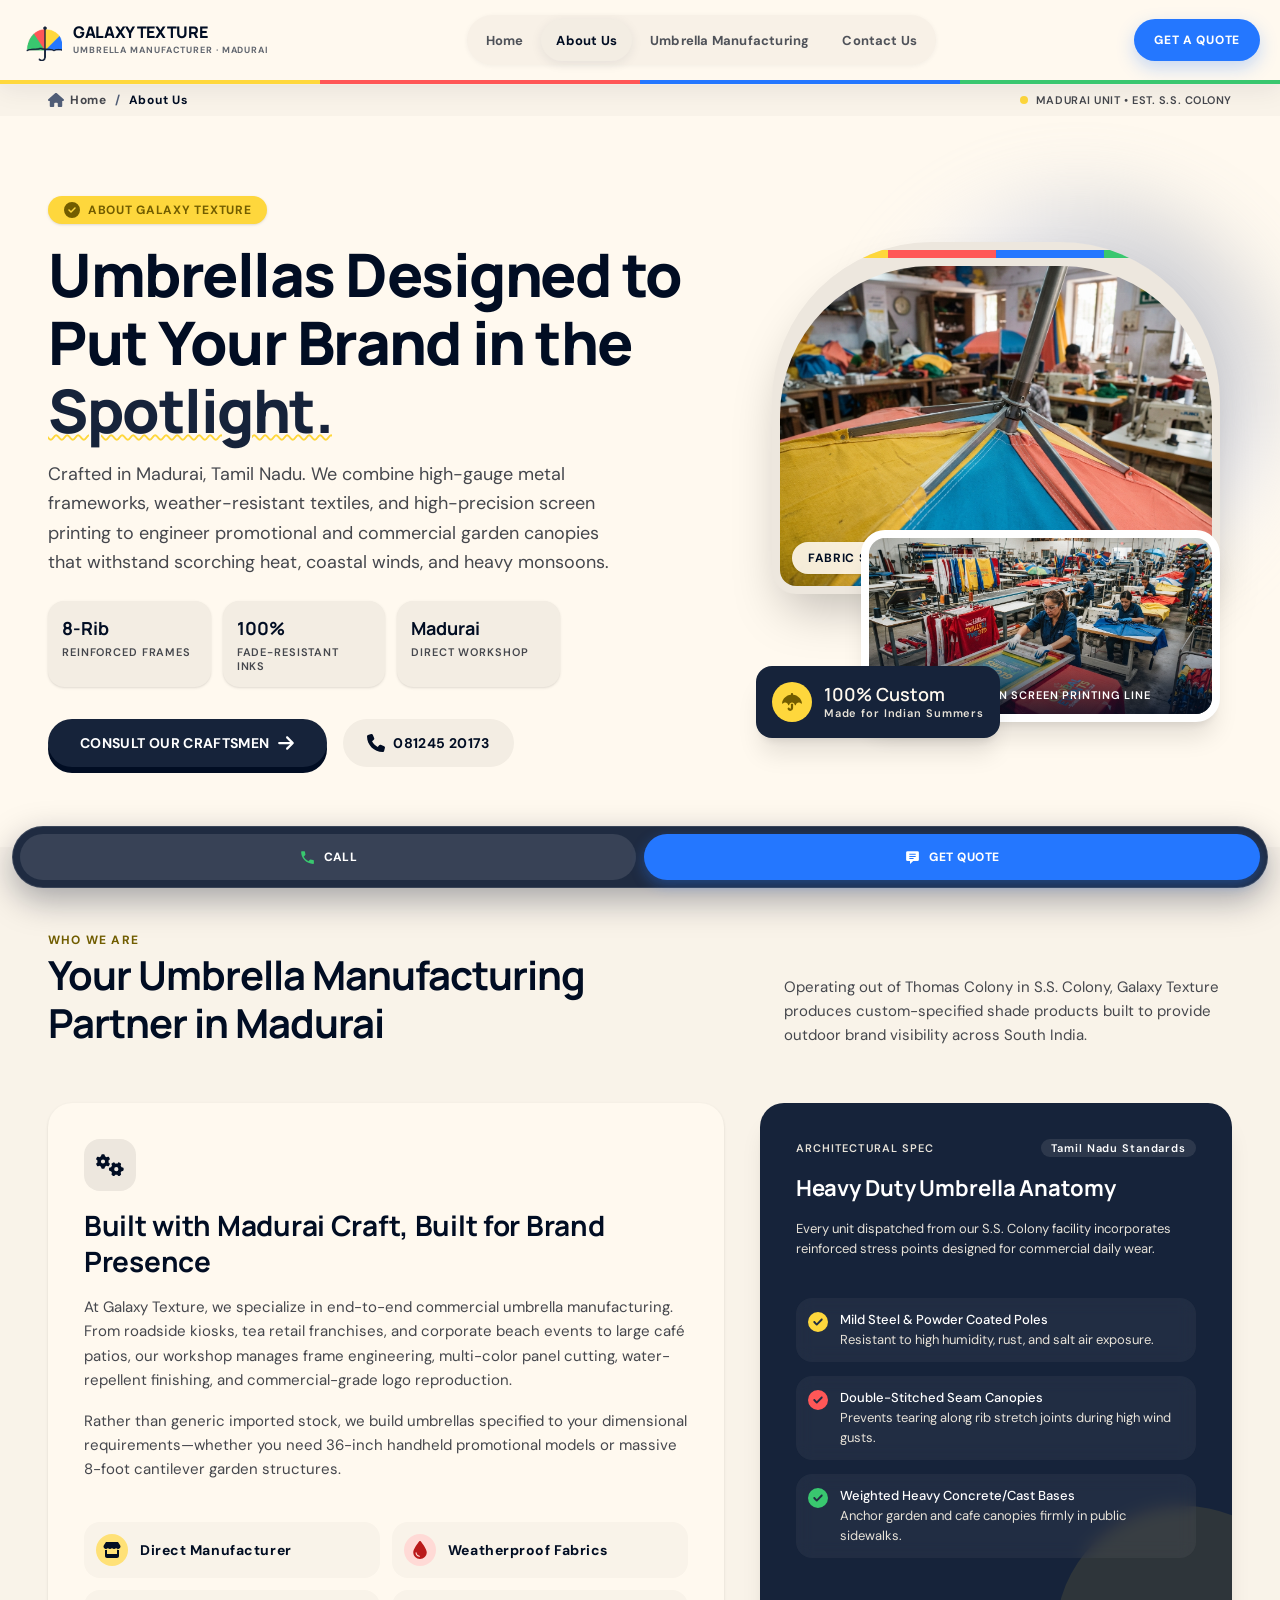
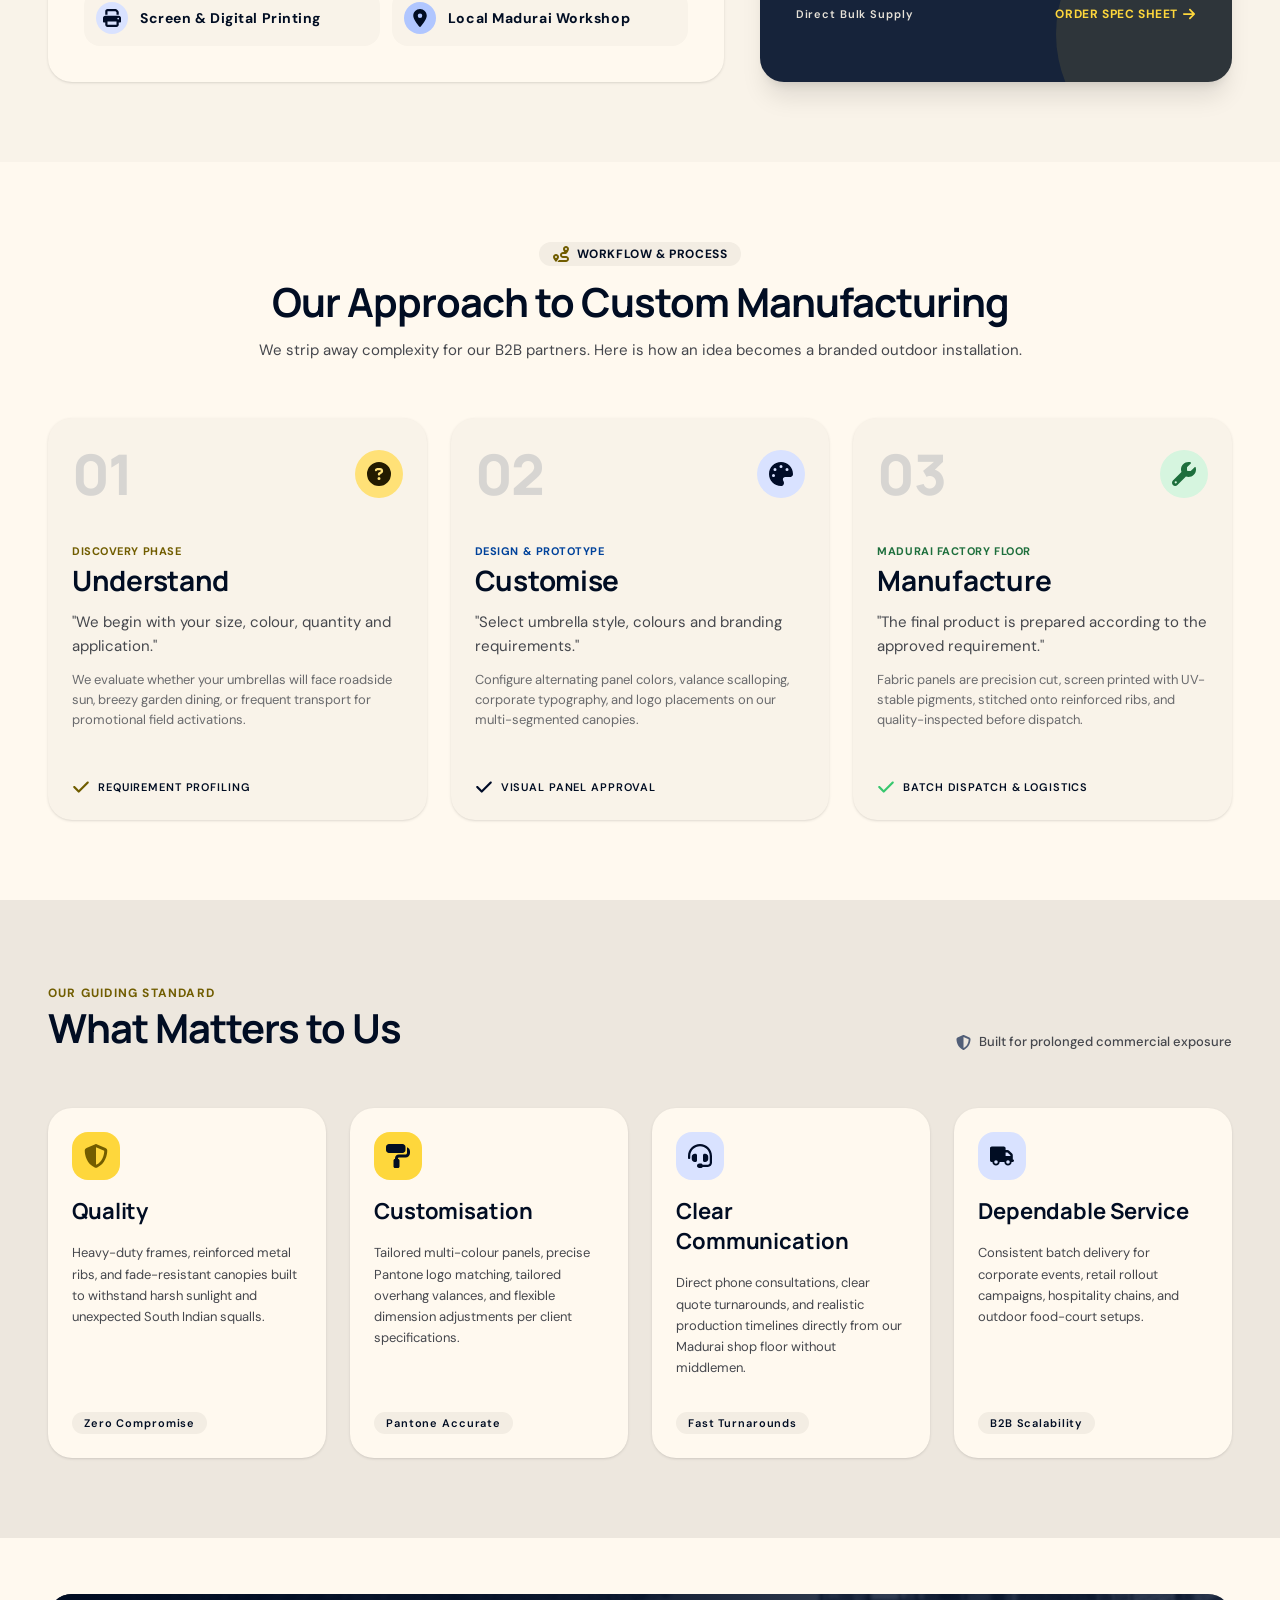
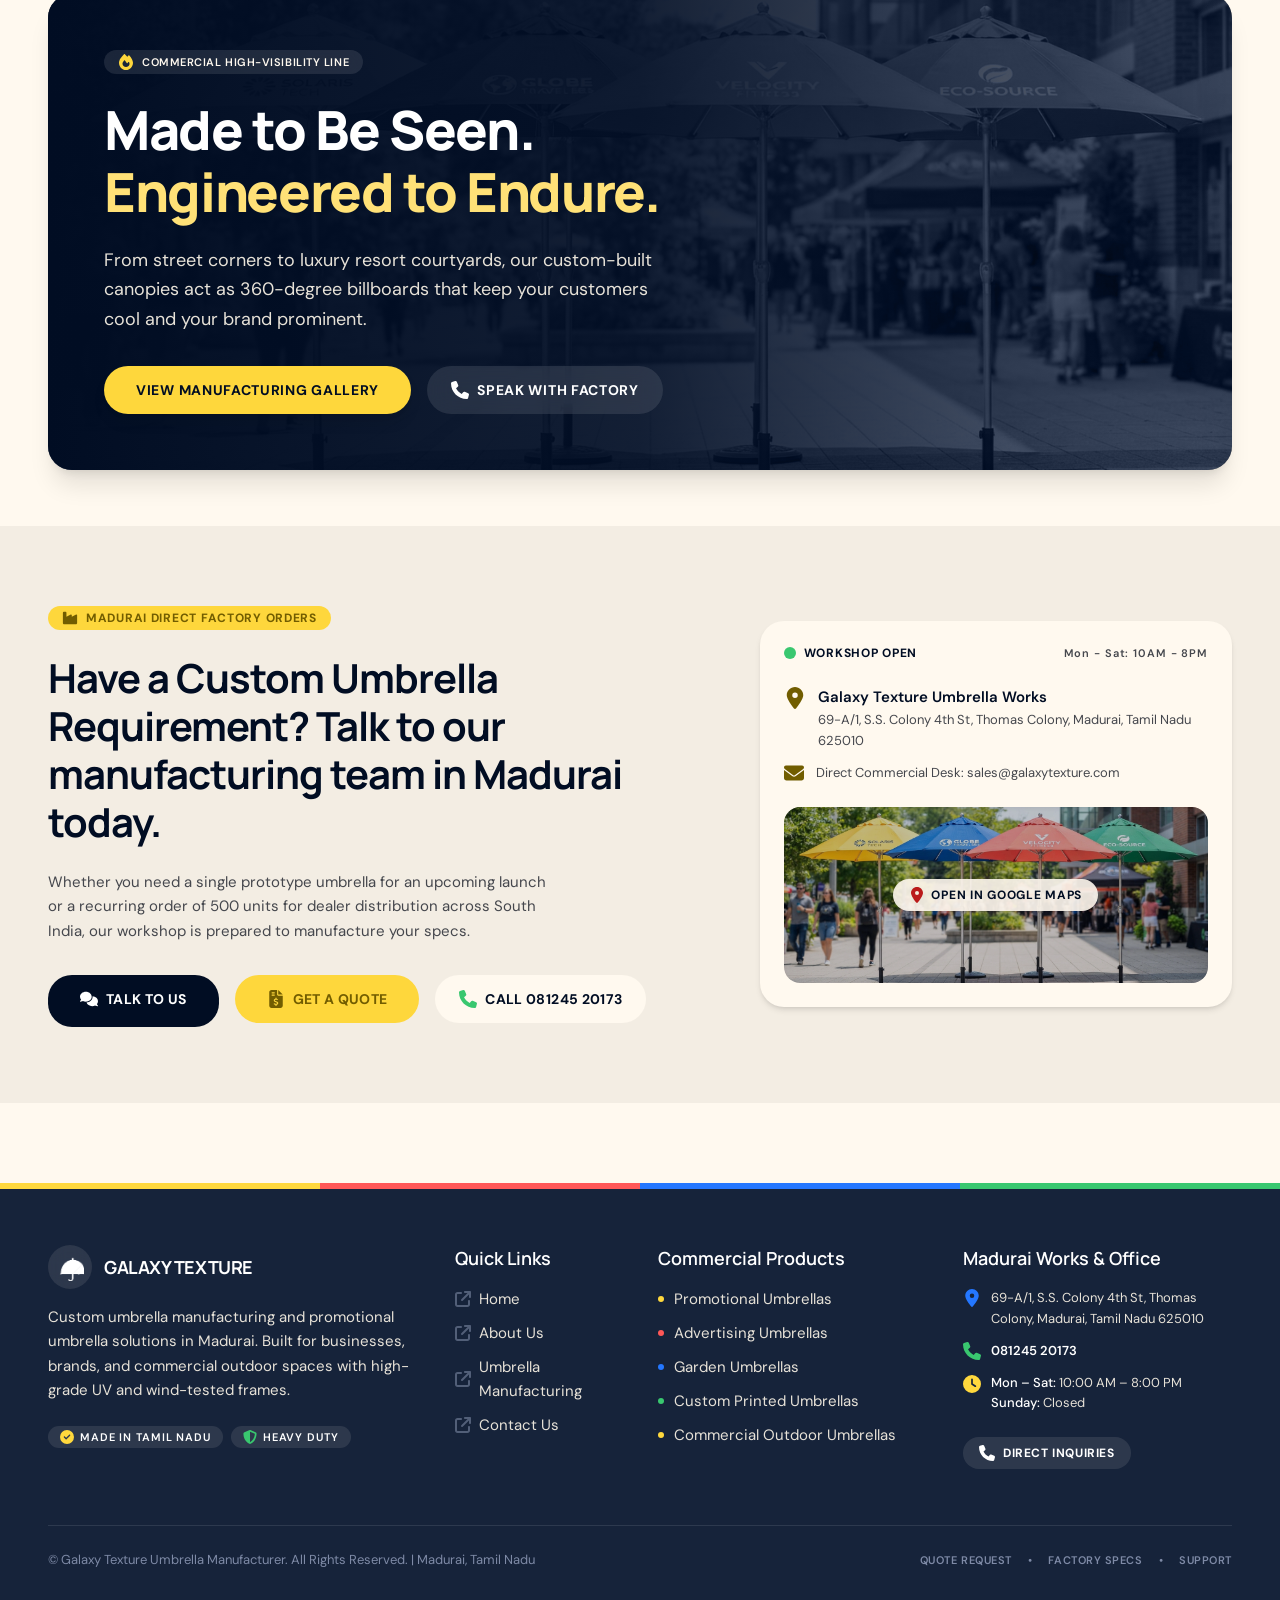
<file: galaxy_texture_website/about.html>
<!DOCTYPE html>

<html class="scroll-smooth" lang="en"><head><meta charset="utf-8"/><meta content="width=device-width, initial-scale=1.0" name="viewport"/><meta content="web_standard" name="shell-type"/><link href="https://fonts.googleapis.com" rel="preconnect"/><link crossorigin="" href="https://fonts.gstatic.com" rel="preconnect"/><link href="https://fonts.googleapis.com/css2?family=DM+Sans:ital,opsz,wght@0,9..40,100..1000;1,9..40,100..1000&amp;family=Manrope:wght@200..800&amp;display=swap" rel="stylesheet"/>
<style>@layer base{html,body{margin:0;padding:0;}body{overscroll-behavior:none;}main>:first-child{margin-top:0!important;}main>:last-child{margin-bottom:0!important;}}</style><link href="assets/css/tailwind.css" rel="stylesheet"/><title>About Galaxy Texture | Umbrella Manufacturer in Madurai</title><meta content="Learn about Galaxy Texture, a Madurai-based umbrella manufacturer offering custom promotional, advertising and garden umbrella solutions." name="description"/><meta content="#FFF9EF" name="theme-color"/><link href="assets/images/galaxy-logo-mark.png" rel="icon"/><link href="assets/css/style.css" rel="stylesheet"/></head><body class="bg-background font-body-md text-body-md text-on-surface antialiased flex flex-col min-h-screen" data-page="about"><header class="gt-site-header">
  <div class="gt-header-inner">
    <a class="gt-brand" href="index.html" aria-label="Galaxy Texture home">
      <img src="assets/images/galaxy-logo-mark.png" alt="Galaxy Texture Umbrella Manufacturer Logo" />
      <span class="gt-brand-copy"><strong>Galaxy Texture</strong><small>Umbrella Manufacturer · Madurai</small></span>
    </a>
    <nav class="gt-desktop-nav" aria-label="Primary navigation"><a class="gt-nav-link" href="index.html">Home</a><a class="gt-nav-link is-active" href="about.html" aria-current="page">About Us</a><a class="gt-nav-link" href="manufacturing.html">Umbrella Manufacturing</a><a class="gt-nav-link" href="contact.html">Contact Us</a></nav>
    <div class="gt-header-actions">
      <a class="gt-header-phone" href="tel:+918124520173"><svg class="gt-inline-icon" viewBox="0 0 24 24" aria-hidden="true"><path fill="currentColor" d="M6.62 10.79a15.46 15.46 0 0 0 6.59 6.59l2.2-2.2a1 1 0 0 1 1.02-.24c1.12.37 2.33.57 3.57.57a1 1 0 0 1 1 1V20a1 1 0 0 1-1 1C10.61 21 3 13.39 3 4a1 1 0 0 1 1-1h3.5a1 1 0 0 1 1 1c0 1.25.2 2.45.57 3.57a1 1 0 0 1-.25 1.02l-2.2 2.2Z"/></svg><span>081245 20173</span></a>
      <a class="gt-header-quote" href="contact.html#quote-form">Get a Quote</a>
      <a class="gt-header-icon gt-mobile-call" href="tel:+918124520173" aria-label="Call Galaxy Texture"><svg class="gt-inline-icon" viewBox="0 0 24 24" aria-hidden="true"><path fill="currentColor" d="M6.62 10.79a15.46 15.46 0 0 0 6.59 6.59l2.2-2.2a1 1 0 0 1 1.02-.24c1.12.37 2.33.57 3.57.57a1 1 0 0 1 1 1V20a1 1 0 0 1-1 1C10.61 21 3 13.39 3 4a1 1 0 0 1 1-1h3.5a1 1 0 0 1 1 1c0 1.25.2 2.45.57 3.57a1 1 0 0 1-.25 1.02l-2.2 2.2Z"/></svg></a>
      <button class="gt-header-icon gt-menu-toggle" id="mobile-menu-toggle" type="button" aria-controls="mobile-nav-panel" aria-expanded="false" aria-label="Open menu"><svg class="gt-inline-icon" viewBox="0 0 24 24" aria-hidden="true"><path fill="currentColor" d="M4 6.75h16v1.5H4zm0 4.5h16v1.5H4zm0 4.5h16v1.5H4z"/></svg></button>
    </div>
  </div>
  <div class="gt-header-ribbon" aria-hidden="true"><span></span><span></span><span></span><span></span></div>
</header>
<div aria-hidden="true" class="mobile-nav-overlay" id="mobile-nav-overlay">
  <div class="mobile-nav-backdrop" data-mobile-close></div>
  <aside aria-label="Mobile navigation" class="mobile-nav-panel" id="mobile-nav-panel">
    <div class="mobile-nav-head">
      <a class="mobile-brand" href="index.html"><img alt="Galaxy Texture" src="assets/images/galaxy-logo-mark.png"/><span><strong>GALAXY TEXTURE</strong><small>UMBRELLA MANUFACTURER · MADURAI</small></span></a>
      <button aria-label="Close menu" class="mobile-nav-close" data-mobile-close type="button"><svg class="gt-inline-icon" viewBox="0 0 24 24" aria-hidden="true"><path fill="currentColor" d="m6.4 5.34 12.26 12.26-1.06 1.06L5.34 6.4z"/><path fill="currentColor" d="M17.6 5.34 5.34 17.6l1.06 1.06L18.66 6.4z"/></svg></button>
    </div>
    <nav class="mobile-nav-links"><a class="" href="index.html">Home</a><a class="is-active" href="about.html" aria-current="page">About Us</a><a class="" href="manufacturing.html">Umbrella Manufacturing</a><a class="" href="contact.html">Contact Us</a></nav>
    <div class="mobile-nav-cta">
      <a class="mobile-call" href="tel:+918124520173"><svg class="gt-inline-icon" viewBox="0 0 24 24" aria-hidden="true"><path fill="currentColor" d="M6.62 10.79a15.46 15.46 0 0 0 6.59 6.59l2.2-2.2a1 1 0 0 1 1.02-.24c1.12.37 2.33.57 3.57.57a1 1 0 0 1 1 1V20a1 1 0 0 1-1 1C10.61 21 3 13.39 3 4a1 1 0 0 1 1-1h3.5a1 1 0 0 1 1 1c0 1.25.2 2.45.57 3.57a1 1 0 0 1-.25 1.02l-2.2 2.2Z"/></svg><span>081245 20173</span></a>
      <a class="mobile-quote" href="contact.html#quote-form"><svg class="gt-inline-icon" viewBox="0 0 24 24" aria-hidden="true"><path fill="currentColor" d="M5 3h14a2 2 0 0 1 2 2v10a2 2 0 0 1-2 2h-6l-4.5 4v-4H5a2 2 0 0 1-2-2V5a2 2 0 0 1 2-2Zm2.5 5.25h9v-1.5h-9v1.5Zm0 3h9v-1.5h-9v1.5Zm0 3h6v-1.5h-6v1.5Z"/></svg><span>Get A Quote</span></a>
    </div>
    <div class="mobile-nav-address">69-A/1, S.S. Colony 4th St, Thomas Colony, Madurai, Tamil Nadu 625010</div>
  </aside>
</div>
<main class="gt-main w-full pt-20 bg-surface flex-grow"><div class="flex flex-col w-full">
<!-- Top Breadcrumb Bar -->
<section class="w-full bg-surface-container-low py-space-sm px-margin-mobile lg:px-margin">
<div class="max-w-7xl mx-auto flex items-center justify-between">
<nav aria-label="Breadcrumb" class="flex items-center gap-2 font-label-md text-label-md text-on-surface-variant">
<a class="hover:text-primary transition-colors flex items-center gap-1.5" data-path="home" href="index.html">
<svg class="gt-icon text-[16px] text-surface-tint" viewBox="0 0 576 512" aria-hidden="true" focusable="false"><path fill="currentColor" d="M575.8 255.5c0 18-15 32.1-32 32.1l-32 0 .7 160.2c0 2.7-.2 5.4-.5 8.1l0 16.2c0 22.1-17.9 40-40 40l-16 0c-1.1 0-2.2 0-3.3-.1c-1.4 .1-2.8 .1-4.2 .1L416 512l-24 0c-22.1 0-40-17.9-40-40l0-24 0-64c0-17.7-14.3-32-32-32l-64 0c-17.7 0-32 14.3-32 32l0 64 0 24c0 22.1-17.9 40-40 40l-24 0-31.9 0c-1.5 0-3-.1-4.5-.2c-1.2 .1-2.4 .2-3.6 .2l-16 0c-22.1 0-40-17.9-40-40l0-112c0-.9 0-1.9 .1-2.8l0-69.7-32 0c-18 0-32-14-32-32.1c0-9 3-17 10-24L266.4 8c7-7 15-8 22-8s15 2 21 7L564.8 231.5c8 7 12 15 11 24z"></path></svg>
<span>Home</span>
</a>
<span class="text-surface-tint">/</span>
<span class="text-primary font-bold">About Us</span>
</nav>
<div class="hidden sm:flex items-center gap-2">
<span class="inline-block w-2 h-2 rounded-full bg-secondary-container"></span>
<span class="font-label-sm text-label-sm text-on-surface-variant uppercase tracking-wider">Madurai Unit • Est. S.S. Colony</span>
</div>
</div>
</section>
<!-- Hero Section -->
<section class="w-full relative overflow-hidden bg-surface py-space-xl lg:py-space-3xl px-margin-mobile lg:px-margin">
<div class="max-w-7xl mx-auto grid grid-cols-1 lg:grid-cols-12 gap-gutter lg:gap-space-xl items-center">
<!-- Hero Left: Narrative -->
<div class="lg:col-span-7 flex flex-col items-start space-y-space-md z-10">
<div class="inline-flex items-center gap-2 px-4 py-1.5 rounded-full bg-secondary-container text-on-secondary-container font-label-md text-label-md shadow-sm">
<svg class="gt-icon text-[16px]" viewBox="0 0 512 512" aria-hidden="true" focusable="false"><path fill="currentColor" d="M256 512A256 256 0 1 0 256 0a256 256 0 1 0 0 512zM369 209L241 337c-9.4 9.4-24.6 9.4-33.9 0l-64-64c-9.4-9.4-9.4-24.6 0-33.9s24.6-9.4 33.9 0l47 47L335 175c9.4-9.4 24.6-9.4 33.9 0s9.4 24.6 0 33.9z"></path></svg>
<span>ABOUT GALAXY TEXTURE</span>
</div>
<h1 class="font-display text-display lg:text-[60px] lg:leading-[68px] text-primary tracking-tight font-extrabold max-w-2xl">
          Umbrellas Designed to Put Your Brand in the <span class="relative inline-block text-primary-container underline decoration-secondary-container decoration-wavy decoration-2">Spotlight.</span>
</h1>
<p class="font-body-lg text-body-lg text-on-surface-variant max-w-xl leading-relaxed">
          Crafted in Madurai, Tamil Nadu. We combine high-gauge metal frameworks, weather-resistant textiles, and high-precision screen printing to engineer promotional and commercial garden canopies that withstand scorching heat, coastal winds, and heavy monsoons.
        </p>
<!-- Dynamic Specs Chips -->
<div class="grid grid-cols-2 sm:grid-cols-3 gap-3 pt-2 w-full max-w-lg">
<div class="p-3.5 rounded-2xl bg-surface-container flex flex-col gap-1 shadow-sm">
<span class="font-display text-headline-sm text-primary font-bold">8-Rib</span>
<span class="font-label-sm text-label-sm text-on-surface-variant uppercase">Reinforced Frames</span>
</div>
<div class="p-3.5 rounded-2xl bg-surface-container flex flex-col gap-1 shadow-sm">
<span class="font-display text-headline-sm text-primary font-bold">100%</span>
<span class="font-label-sm text-label-sm text-on-surface-variant uppercase">Fade-Resistant Inks</span>
</div>
<div class="p-3.5 rounded-2xl bg-surface-container flex flex-col gap-1 shadow-sm col-span-2 sm:col-span-1">
<span class="font-display text-headline-sm text-primary font-bold">Madurai</span>
<span class="font-label-sm text-label-sm text-on-surface-variant uppercase">Direct Workshop</span>
</div>
</div>
<!-- Hero CTA Duo -->
<div class="flex flex-wrap items-center gap-4 pt-4">
<a class="px-8 py-3.5 rounded-full bg-primary-container text-on-primary font-label-lg text-label-lg tracking-wide uppercase shadow-[0_6px_0_0_#010d23] hover:translate-y-0.5 hover:shadow-[0_3px_0_0_#010d23] active:translate-y-1.5 active:shadow-none transition-all flex items-center gap-2" data-path="contact" href="contact.html#quote-form">
<span>Consult Our Craftsmen</span>
<svg class="gt-icon text-[18px]" viewBox="0 0 448 512" aria-hidden="true" focusable="false"><path fill="currentColor" d="M438.6 278.6c12.5-12.5 12.5-32.8 0-45.3l-160-160c-12.5-12.5-32.8-12.5-45.3 0s-12.5 32.8 0 45.3L338.8 224 32 224c-17.7 0-32 14.3-32 32s14.3 32 32 32l306.7 0L233.4 393.4c-12.5 12.5-12.5 32.8 0 45.3s32.8 12.5 45.3 0l160-160z"></path></svg>
</a>
<a class="px-6 py-3.5 rounded-full bg-surface-container text-primary font-label-lg text-label-lg tracking-wide uppercase hover:bg-surface-container-high transition-colors flex items-center gap-2" href="tel:+918124520173">
<svg class="gt-icon text-[18px] text-primary" viewBox="0 0 512 512" aria-hidden="true" focusable="false"><path fill="currentColor" d="M164.9 24.6c-7.7-18.6-28-28.5-47.4-23.2l-88 24C12.1 30.2 0 46 0 64C0 311.4 200.6 512 448 512c18 0 33.8-12.1 38.6-29.5l24-88c5.3-19.4-4.6-39.7-23.2-47.4l-96-40c-16.3-6.8-35.2-2.1-46.3 11.6L304.7 368C234.3 334.7 177.3 277.7 144 207.3L193.3 167c13.7-11.2 18.4-30 11.6-46.3l-40-96z"></path></svg>
<span>081245 20173</span>
</a>
</div>
</div>
<!-- Hero Right: Geometric Umbrella Mask Assembly -->
<div class="lg:col-span-5 relative w-full flex items-center justify-center pt-8 lg:pt-0">
<!-- Radial Decorative Umbrella Wheel Background -->
<div class="absolute -top-10 -right-10 w-96 h-96 rounded-full opacity-40 blur-2xl bg-gradient-to-tr from-secondary-fixed via-tertiary-fixed to-surface-tint pointer-events-none"></div>
<div class="relative w-full max-w-md flex flex-col items-center">
<!-- Main Umbrella Arch Cutout -->
<div class="w-full relative z-20 shadow-2xl rounded-t-[160px] rounded-b-3xl overflow-hidden bg-surface-container-high p-2">
<!-- 4-Tone Strip simulating canopy edge -->
<div class="w-full h-2 rounded-full overflow-hidden flex mb-2">
<div class="flex-1 bg-secondary-container"></div>
<div class="flex-1 bg-[#ff5757]"></div>
<div class="flex-1 bg-[#2477ff]"></div>
<div class="flex-1 bg-[#39c76f]"></div>
</div>
<div class="w-full h-80 rounded-t-[150px] rounded-b-2xl overflow-hidden relative">
<img alt="Commercial outdoor umbrella multi-color segmented panels in Madurai workshop" class="w-full h-full object-cover hover:scale-105 transition-transform duration-700" decoding="async" src="assets/images/umbrella-workshop-closeup.png"/>
<div class="absolute bottom-3 left-3 right-3 bg-surface/90 backdrop-blur-md px-4 py-2 rounded-xl flex items-center justify-between shadow-sm">
<span class="font-label-md text-label-md text-primary uppercase font-bold">Fabric Stitching &amp; Rib Joinery</span>
<span class="inline-flex w-3 h-3 rounded-full bg-[#39c76f]"></span>
</div>
</div>
</div>
<!-- Secondary Overlapping Arc Card -->
<div class="w-4/5 -mt-16 ml-auto relative z-30 shadow-xl rounded-3xl overflow-hidden bg-surface-container-lowest p-2 hover:-translate-y-1 transition-transform">
<div class="relative h-44 rounded-2xl overflow-hidden">
<img alt="Industrial umbrella screen printing in factory workshop" class="w-full h-full object-cover hover:scale-105 transition-transform duration-700" decoding="async" loading="lazy" src="assets/images/umbrella-printing-workshop.png"/>
<div class="absolute inset-0 bg-gradient-to-t from-primary/80 via-transparent to-transparent flex items-end p-3">
<span class="font-label-sm text-label-sm text-on-primary uppercase font-semibold">Madurai Precision Screen Printing Line</span>
</div>
</div>
</div>
<!-- Floating Badge -->
<div class="gt-about-floating-badge absolute -bottom-4 -left-4 z-40 bg-primary-container text-on-primary p-4 rounded-2xl shadow-xl flex items-center gap-3">
<div class="w-10 h-10 rounded-full bg-secondary-container text-on-secondary-container flex items-center justify-center font-bold">
<svg class="gt-icon text-[20px]" viewBox="0 0 576 512" aria-hidden="true" focusable="false"><path fill="currentColor" d="M288 0c17.7 0 32 14.3 32 32l0 17.7C451.8 63.4 557.7 161 573.9 285.9c2 15.6-17.3 24.4-27.8 12.7C532.1 283 504.8 272 480 272c-38.7 0-71 27.5-78.4 64.1c-1.7 8.7-8.7 15.9-17.6 15.9s-15.8-7.2-17.6-15.9C359 299.5 326.7 272 288 272s-71 27.5-78.4 64.1c-1.7 8.7-8.7 15.9-17.6 15.9s-15.8-7.2-17.6-15.9C167 299.5 134.7 272 96 272c-24.8 0-52.1 11-66.1 26.7C19.4 310.4 .1 301.5 2.1 285.9C18.3 161 124.2 63.4 256 49.7L256 32c0-17.7 14.3-32 32-32zm0 304c12.3 0 23.5 4.6 32 12.2l0 114.3c0 45-36.5 81.4-81.4 81.4c-30.8 0-59-17.4-72.8-45l-2.3-4.7c-7.9-15.8-1.5-35 14.3-42.9s35-1.5 42.9 14.3l2.3 4.7c3 5.9 9 9.6 15.6 9.6c9.6 0 17.4-7.8 17.4-17.4l0-114.3c8.5-7.6 19.7-12.2 32-12.2z"></path></svg>
</div>
<div>
<div class="font-headline-sm text-headline-sm leading-tight text-surface">100% Custom</div>
<div class="font-label-sm text-label-sm text-surface-variant">Made for Indian Summers</div>
</div>
</div>
</div>
</div>
</div>
</section>
<!-- Section 2: Who We Are -->
<section class="w-full bg-surface-container-low py-space-3xl px-margin-mobile lg:px-margin relative">
<div class="max-w-7xl mx-auto space-y-space-2xl">
<!-- Section Header -->
<div class="flex flex-col md:flex-row md:items-end justify-between gap-6">
<div class="space-y-3 max-w-2xl">
<span class="font-label-md text-label-md text-secondary uppercase tracking-widest font-bold">Who We Are</span>
<h2 class="font-headline-xl text-headline-xl text-primary font-bold tracking-tight">
            Your Umbrella Manufacturing Partner in Madurai
          </h2>
</div>
<p class="font-body-md text-body-md text-on-surface-variant max-w-md">
          Operating out of Thomas Colony in S.S. Colony, Galaxy Texture produces custom-specified shade products built to provide outdoor brand visibility across South India.
        </p>
</div>
<!-- 2-Column Content Grid: Story + Feature Matrix -->
<div class="grid grid-cols-1 lg:grid-cols-12 gap-gutter lg:gap-space-xl items-stretch">
<!-- Left Narrative Card -->
<div class="lg:col-span-7 bg-surface rounded-3xl p-space-lg lg:p-space-xl shadow-sm flex flex-col justify-between space-y-6">
<div class="space-y-4">
<div class="inline-flex p-3 rounded-2xl bg-surface-container-high text-primary">
<svg class="gt-icon text-[28px]" viewBox="0 0 640 512" aria-hidden="true" focusable="false"><path fill="currentColor" d="M308.5 135.3c7.1-6.3 9.9-16.2 6.2-25c-2.3-5.3-4.8-10.5-7.6-15.5L304 89.4c-3-5-6.3-9.9-9.8-14.6c-5.7-7.6-15.7-10.1-24.7-7.1l-28.2 9.3c-10.7-8.8-23-16-36.2-20.9L199 27.1c-1.9-9.3-9.1-16.7-18.5-17.8C173.9 8.4 167.2 8 160.4 8l-.7 0c-6.8 0-13.5 .4-20.1 1.2c-9.4 1.1-16.6 8.6-18.5 17.8L115 56.1c-13.3 5-25.5 12.1-36.2 20.9L50.5 67.8c-9-3-19-.5-24.7 7.1c-3.5 4.7-6.8 9.6-9.9 14.6l-3 5.3c-2.8 5-5.3 10.2-7.6 15.6c-3.7 8.7-.9 18.6 6.2 25l22.2 19.8C32.6 161.9 32 168.9 32 176s.6 14.1 1.7 20.9L11.5 216.7c-7.1 6.3-9.9 16.2-6.2 25c2.3 5.3 4.8 10.5 7.6 15.6l3 5.2c3 5.1 6.3 9.9 9.9 14.6c5.7 7.6 15.7 10.1 24.7 7.1l28.2-9.3c10.7 8.8 23 16 36.2 20.9l6.1 29.1c1.9 9.3 9.1 16.7 18.5 17.8c6.7 .8 13.5 1.2 20.4 1.2s13.7-.4 20.4-1.2c9.4-1.1 16.6-8.6 18.5-17.8l6.1-29.1c13.3-5 25.5-12.1 36.2-20.9l28.2 9.3c9 3 19 .5 24.7-7.1c3.5-4.7 6.8-9.5 9.8-14.6l3.1-5.4c2.8-5 5.3-10.2 7.6-15.5c3.7-8.7 .9-18.6-6.2-25l-22.2-19.8c1.1-6.8 1.7-13.8 1.7-20.9s-.6-14.1-1.7-20.9l22.2-19.8zM112 176a48 48 0 1 1 96 0 48 48 0 1 1 -96 0zM504.7 500.5c6.3 7.1 16.2 9.9 25 6.2c5.3-2.3 10.5-4.8 15.5-7.6l5.4-3.1c5-3 9.9-6.3 14.6-9.8c7.6-5.7 10.1-15.7 7.1-24.7l-9.3-28.2c8.8-10.7 16-23 20.9-36.2l29.1-6.1c9.3-1.9 16.7-9.1 17.8-18.5c.8-6.7 1.2-13.5 1.2-20.4s-.4-13.7-1.2-20.4c-1.1-9.4-8.6-16.6-17.8-18.5L583.9 307c-5-13.3-12.1-25.5-20.9-36.2l9.3-28.2c3-9 .5-19-7.1-24.7c-4.7-3.5-9.6-6.8-14.6-9.9l-5.3-3c-5-2.8-10.2-5.3-15.6-7.6c-8.7-3.7-18.6-.9-25 6.2l-19.8 22.2c-6.8-1.1-13.8-1.7-20.9-1.7s-14.1 .6-20.9 1.7l-19.8-22.2c-6.3-7.1-16.2-9.9-25-6.2c-5.3 2.3-10.5 4.8-15.6 7.6l-5.2 3c-5.1 3-9.9 6.3-14.6 9.9c-7.6 5.7-10.1 15.7-7.1 24.7l9.3 28.2c-8.8 10.7-16 23-20.9 36.2L315.1 313c-9.3 1.9-16.7 9.1-17.8 18.5c-.8 6.7-1.2 13.5-1.2 20.4s.4 13.7 1.2 20.4c1.1 9.4 8.6 16.6 17.8 18.5l29.1 6.1c5 13.3 12.1 25.5 20.9 36.2l-9.3 28.2c-3 9-.5 19 7.1 24.7c4.7 3.5 9.5 6.8 14.6 9.8l5.4 3.1c5 2.8 10.2 5.3 15.5 7.6c8.7 3.7 18.6 .9 25-6.2l19.8-22.2c6.8 1.1 13.8 1.7 20.9 1.7s14.1-.6 20.9-1.7l19.8 22.2zM464 304a48 48 0 1 1 0 96 48 48 0 1 1 0-96z"></path></svg>
</div>
<h3 class="font-headline-lg text-headline-lg text-primary font-bold">
              Built with Madurai Craft, Built for Brand Presence
            </h3>
<p class="font-body-md text-body-md text-on-surface-variant leading-relaxed">
              At Galaxy Texture, we specialize in end-to-end commercial umbrella manufacturing. From roadside kiosks, tea retail franchises, and corporate beach events to large café patios, our workshop manages frame engineering, multi-color panel cutting, water-repellent finishing, and commercial-grade logo reproduction.
            </p>
<p class="font-body-md text-body-md text-on-surface-variant leading-relaxed">
              Rather than generic imported stock, we build umbrellas specified to your dimensional requirements—whether you need 36-inch handheld promotional models or massive 8-foot cantilever garden structures.
            </p>
</div>
<!-- Feature Chips Matrix -->
<div class="grid grid-cols-1 sm:grid-cols-2 gap-3 pt-4 border-t-0">
<div class="flex items-center gap-3 p-3 rounded-2xl bg-surface-container-low">
<span class="w-8 h-8 rounded-full bg-secondary-fixed flex items-center justify-center text-primary font-bold">
<svg class="gt-icon text-[18px]" viewBox="0 0 576 512" aria-hidden="true" focusable="false"><path fill="currentColor" d="M547.6 103.8L490.3 13.1C485.2 5 476.1 0 466.4 0L109.6 0C99.9 0 90.8 5 85.7 13.1L28.3 103.8c-29.6 46.8-3.4 111.9 51.9 119.4c4 .5 8.1 .8 12.1 .8c26.1 0 49.3-11.4 65.2-29c15.9 17.6 39.1 29 65.2 29c26.1 0 49.3-11.4 65.2-29c15.9 17.6 39.1 29 65.2 29c26.2 0 49.3-11.4 65.2-29c16 17.6 39.1 29 65.2 29c4.1 0 8.1-.3 12.1-.8c55.5-7.4 81.8-72.5 52.1-119.4zM499.7 254.9c0 0 0 0-.1 0c-5.3 .7-10.7 1.1-16.2 1.1c-12.4 0-24.3-1.9-35.4-5.3L448 384l-320 0 0-133.4c-11.2 3.5-23.2 5.4-35.6 5.4c-5.5 0-11-.4-16.3-1.1l-.1 0c-4.1-.6-8.1-1.3-12-2.3L64 384l0 64c0 35.3 28.7 64 64 64l320 0c35.3 0 64-28.7 64-64l0-64 0-131.4c-4 1-8 1.8-12.3 2.3z"></path></svg>
</span>
<span class="font-label-lg text-label-lg text-primary font-bold">Direct Manufacturer</span>
</div>
<div class="flex items-center gap-3 p-3 rounded-2xl bg-surface-container-low">
<span class="w-8 h-8 rounded-full bg-[#ffdad6] flex items-center justify-center text-error font-bold">
<svg class="gt-icon text-[18px]" viewBox="0 0 384 512" aria-hidden="true" focusable="false"><path fill="currentColor" d="M192 512C86 512 0 426 0 320C0 228.8 130.2 57.7 166.6 11.7C172.6 4.2 181.5 0 191.1 0l1.8 0c9.6 0 18.5 4.2 24.5 11.7C253.8 57.7 384 228.8 384 320c0 106-86 192-192 192zM96 336c0-8.8-7.2-16-16-16s-16 7.2-16 16c0 61.9 50.1 112 112 112c8.8 0 16-7.2 16-16s-7.2-16-16-16c-44.2 0-80-35.8-80-80z"></path></svg>
</span>
<span class="font-label-lg text-label-lg text-primary font-bold">Weatherproof Fabrics</span>
</div>
<div class="flex items-center gap-3 p-3 rounded-2xl bg-surface-container-low">
<span class="w-8 h-8 rounded-full bg-tertiary-fixed flex items-center justify-center text-tertiary font-bold">
<svg class="gt-icon text-[18px]" viewBox="0 0 512 512" aria-hidden="true" focusable="false"><path fill="currentColor" d="M128 0C92.7 0 64 28.7 64 64l0 96 64 0 0-96 226.7 0L384 93.3l0 66.7 64 0 0-66.7c0-17-6.7-33.3-18.7-45.3L400 18.7C388 6.7 371.7 0 354.7 0L128 0zM384 352l0 32 0 64-256 0 0-64 0-16 0-16 256 0zm64 32l32 0c17.7 0 32-14.3 32-32l0-96c0-35.3-28.7-64-64-64L64 192c-35.3 0-64 28.7-64 64l0 96c0 17.7 14.3 32 32 32l32 0 0 64c0 35.3 28.7 64 64 64l256 0c35.3 0 64-28.7 64-64l0-64zM432 248a24 24 0 1 1 0 48 24 24 0 1 1 0-48z"></path></svg>
</span>
<span class="font-label-lg text-label-lg text-primary font-bold">Screen &amp; Digital Printing</span>
</div>
<div class="flex items-center gap-3 p-3 rounded-2xl bg-surface-container-low">
<span class="w-8 h-8 rounded-full bg-[#b0c6ff] flex items-center justify-center text-primary font-bold">
<svg class="gt-icon text-[18px]" viewBox="0 0 384 512" aria-hidden="true" focusable="false"><path fill="currentColor" d="M215.7 499.2C267 435 384 279.4 384 192C384 86 298 0 192 0S0 86 0 192c0 87.4 117 243 168.3 307.2c12.3 15.3 35.1 15.3 47.4 0zM192 128a64 64 0 1 1 0 128 64 64 0 1 1 0-128z"></path></svg>
</span>
<span class="font-label-lg text-label-lg text-primary font-bold">Local Madurai Workshop</span>
</div>
</div>
</div>
<!-- Right Visual Spec Panel: Canopy Anatomy Breakdown -->
<div class="lg:col-span-5 bg-primary-container text-surface rounded-3xl p-space-lg lg:p-space-xl shadow-xl flex flex-col justify-between space-y-6 relative overflow-hidden">
<div class="relative z-10 space-y-4">
<div class="flex items-center justify-between">
<span class="font-label-sm text-label-sm text-surface-variant uppercase tracking-widest">Architectural Spec</span>
<span class="px-2.5 py-0.5 rounded-full bg-surface/10 text-white font-label-sm text-label-sm">Tamil Nadu Standards</span>
</div>
<h4 class="font-headline-md text-headline-md text-white font-bold">Heavy Duty Umbrella Anatomy</h4>
<p class="font-body-sm text-body-sm text-surface-variant">
              Every unit dispatched from our S.S. Colony facility incorporates reinforced stress points designed for commercial daily wear.
            </p>
</div>
<!-- Spec List with Radial Icons -->
<div class="relative z-10 space-y-3.5 font-body-sm text-body-sm">
<div class="flex items-start gap-3 p-3 rounded-2xl bg-surface/5 backdrop-blur-sm">
<svg class="gt-icon text-[20px] text-secondary-container mt-0.5" viewBox="0 0 512 512" aria-hidden="true" focusable="false"><path fill="currentColor" d="M256 512A256 256 0 1 0 256 0a256 256 0 1 0 0 512zM369 209L241 337c-9.4 9.4-24.6 9.4-33.9 0l-64-64c-9.4-9.4-9.4-24.6 0-33.9s24.6-9.4 33.9 0l47 47L335 175c9.4-9.4 24.6-9.4 33.9 0s9.4 24.6 0 33.9z"></path></svg>
<div>
<strong class="text-white block font-medium">Mild Steel &amp; Powder Coated Poles</strong>
<span class="text-surface-variant">Resistant to high humidity, rust, and salt air exposure.</span>
</div>
</div>
<div class="flex items-start gap-3 p-3 rounded-2xl bg-surface/5 backdrop-blur-sm">
<svg class="gt-icon text-[20px] text-[#ff5757] mt-0.5" viewBox="0 0 512 512" aria-hidden="true" focusable="false"><path fill="currentColor" d="M256 512A256 256 0 1 0 256 0a256 256 0 1 0 0 512zM369 209L241 337c-9.4 9.4-24.6 9.4-33.9 0l-64-64c-9.4-9.4-9.4-24.6 0-33.9s24.6-9.4 33.9 0l47 47L335 175c9.4-9.4 24.6-9.4 33.9 0s9.4 24.6 0 33.9z"></path></svg>
<div>
<strong class="text-white block font-medium">Double-Stitched Seam Canopies</strong>
<span class="text-surface-variant">Prevents tearing along rib stretch joints during high wind gusts.</span>
</div>
</div>
<div class="flex items-start gap-3 p-3 rounded-2xl bg-surface/5 backdrop-blur-sm">
<svg class="gt-icon text-[20px] text-[#39c76f] mt-0.5" viewBox="0 0 512 512" aria-hidden="true" focusable="false"><path fill="currentColor" d="M256 512A256 256 0 1 0 256 0a256 256 0 1 0 0 512zM369 209L241 337c-9.4 9.4-24.6 9.4-33.9 0l-64-64c-9.4-9.4-9.4-24.6 0-33.9s24.6-9.4 33.9 0l47 47L335 175c9.4-9.4 24.6-9.4 33.9 0s9.4 24.6 0 33.9z"></path></svg>
<div>
<strong class="text-white block font-medium">Weighted Heavy Concrete/Cast Bases</strong>
<span class="text-surface-variant">Anchor garden and cafe canopies firmly in public sidewalks.</span>
</div>
</div>
</div>
<div class="relative z-10 pt-2 flex items-center justify-between">
<span class="font-label-sm text-label-sm text-surface-variant">Direct Bulk Supply</span>
<a class="text-secondary-container font-label-md text-label-md uppercase tracking-wider flex items-center gap-1 hover:underline" href="tel:+918124520173">
<span>Order Spec Sheet</span>
<svg class="gt-icon text-[14px]" viewBox="0 0 448 512" aria-hidden="true" focusable="false"><path fill="currentColor" d="M438.6 278.6c12.5-12.5 12.5-32.8 0-45.3l-160-160c-12.5-12.5-32.8-12.5-45.3 0s-12.5 32.8 0 45.3L338.8 224 32 224c-17.7 0-32 14.3-32 32s14.3 32 32 32l306.7 0L233.4 393.4c-12.5 12.5-12.5 32.8 0 45.3s32.8 12.5 45.3 0l160-160z"></path></svg>
</a>
</div>
<!-- Decorative Ambient Ring -->
<div class="absolute -bottom-20 -right-20 w-64 h-64 rounded-full bg-secondary-container/10 pointer-events-none"></div>
</div>
</div>
</div>
</section>
<!-- Section 3: Our Approach (3 Large Editorial Cards) -->
<section class="w-full bg-surface py-space-3xl px-margin-mobile lg:px-margin">
<div class="max-w-7xl mx-auto space-y-space-2xl">
<div class="text-center max-w-3xl mx-auto space-y-3">
<div class="inline-flex items-center gap-2 px-3.5 py-1 rounded-full bg-surface-container text-primary font-label-md text-label-md uppercase tracking-wider">
<svg class="gt-icon text-[16px] text-secondary" viewBox="0 0 512 512" aria-hidden="true" focusable="false"><path fill="currentColor" d="M512 96c0 50.2-59.1 125.1-84.6 155c-3.8 4.4-9.4 6.1-14.5 5L320 256c-17.7 0-32 14.3-32 32s14.3 32 32 32l96 0c53 0 96 43 96 96s-43 96-96 96l-276.4 0c8.7-9.9 19.3-22.6 30-36.8c6.3-8.4 12.8-17.6 19-27.2L416 448c17.7 0 32-14.3 32-32s-14.3-32-32-32l-96 0c-53 0-96-43-96-96s43-96 96-96l39.8 0c-21-31.5-39.8-67.7-39.8-96c0-53 43-96 96-96s96 43 96 96zM117.1 489.1c-3.8 4.3-7.2 8.1-10.1 11.3l-1.8 2-.2-.2c-6 4.6-14.6 4-20-1.8C59.8 473 0 402.5 0 352c0-53 43-96 96-96s96 43 96 96c0 30-21.1 67-43.5 97.9c-10.7 14.7-21.7 28-30.8 38.5l-.6 .7zM128 352a32 32 0 1 0 -64 0 32 32 0 1 0 64 0zM416 128a32 32 0 1 0 0-64 32 32 0 1 0 0 64z"></path></svg>
<span>Workflow &amp; Process</span>
</div>
<h2 class="font-headline-xl text-headline-xl text-primary font-bold tracking-tight">
          Our Approach to Custom Manufacturing
        </h2>
<p class="font-body-md text-body-md text-on-surface-variant">
          We strip away complexity for our B2B partners. Here is how an idea becomes a branded outdoor installation.
        </p>
</div>
<!-- 3 Editorial Steps -->
<div class="grid grid-cols-1 md:grid-cols-3 gap-gutter lg:gap-space-lg">
<!-- Step 01: Understand -->
<div class="bg-surface-container-low rounded-3xl p-space-lg flex flex-col justify-between space-y-8 shadow-sm hover:shadow-md transition-shadow relative overflow-hidden group">
<!-- Top Step Marker & Radial Background Graphic -->
<div class="flex items-center justify-between">
<span class="font-display text-display text-surface-tint/20 font-extrabold group-hover:text-secondary transition-colors">01</span>
<div class="w-12 h-12 rounded-full bg-secondary-fixed flex items-center justify-center text-on-secondary-fixed">
<svg class="gt-icon text-[24px]" viewBox="0 0 512 512" aria-hidden="true" focusable="false"><path fill="currentColor" d="M256 512A256 256 0 1 0 256 0a256 256 0 1 0 0 512zM169.8 165.3c7.9-22.3 29.1-37.3 52.8-37.3l58.3 0c34.9 0 63.1 28.3 63.1 63.1c0 22.6-12.1 43.5-31.7 54.8L280 264.4c-.2 13-10.9 23.6-24 23.6c-13.3 0-24-10.7-24-24l0-13.5c0-8.6 4.6-16.5 12.1-20.8l44.3-25.4c4.7-2.7 7.6-7.7 7.6-13.1c0-8.4-6.8-15.1-15.1-15.1l-58.3 0c-3.4 0-6.4 2.1-7.5 5.3l-.4 1.2c-4.4 12.5-18.2 19-30.6 14.6s-19-18.2-14.6-30.6l.4-1.2zM224 352a32 32 0 1 1 64 0 32 32 0 1 1 -64 0z"></path></svg>
</div>
</div>
<div class="space-y-3 relative z-10">
<span class="font-label-sm text-label-sm text-secondary uppercase font-bold tracking-wider">Discovery Phase</span>
<h3 class="font-headline-lg text-headline-lg text-primary font-bold">Understand</h3>
<p class="font-body-md text-body-md text-on-surface-variant leading-relaxed">
              "We begin with your size, colour, quantity and application."
            </p>
<p class="font-body-sm text-body-sm text-on-surface-variant/80">
              We evaluate whether your umbrellas will face roadside sun, breezy garden dining, or frequent transport for promotional field activations.
            </p>
</div>
<div class="pt-4 border-t-0 flex items-center gap-2 text-primary font-label-sm text-label-sm uppercase font-semibold">
<svg class="gt-icon text-[18px] text-secondary" viewBox="0 0 448 512" aria-hidden="true" focusable="false"><path fill="currentColor" d="M438.6 105.4c12.5 12.5 12.5 32.8 0 45.3l-256 256c-12.5 12.5-32.8 12.5-45.3 0l-128-128c-12.5-12.5-12.5-32.8 0-45.3s32.8-12.5 45.3 0L160 338.7 393.4 105.4c12.5-12.5 32.8-12.5 45.3 0z"></path></svg>
<span>Requirement Profiling</span>
</div>
</div>
<!-- Step 02: Customise -->
<div class="bg-surface-container-low rounded-3xl p-space-lg flex flex-col justify-between space-y-8 shadow-sm hover:shadow-md transition-shadow relative overflow-hidden group">
<div class="flex items-center justify-between">
<span class="font-display text-display text-surface-tint/20 font-extrabold group-hover:text-primary transition-colors">02</span>
<div class="w-12 h-12 rounded-full bg-tertiary-fixed flex items-center justify-center text-tertiary">
<svg class="gt-icon text-[24px]" viewBox="0 0 512 512" aria-hidden="true" focusable="false"><path fill="currentColor" d="M512 256c0 .9 0 1.8 0 2.7c-.4 36.5-33.6 61.3-70.1 61.3L344 320c-26.5 0-48 21.5-48 48c0 3.4 .4 6.7 1 9.9c2.1 10.2 6.5 20 10.8 29.9c6.1 13.8 12.1 27.5 12.1 42c0 31.8-21.6 60.7-53.4 62c-3.5 .1-7 .2-10.6 .2C114.6 512 0 397.4 0 256S114.6 0 256 0S512 114.6 512 256zM128 288a32 32 0 1 0 -64 0 32 32 0 1 0 64 0zm0-96a32 32 0 1 0 0-64 32 32 0 1 0 0 64zM288 96a32 32 0 1 0 -64 0 32 32 0 1 0 64 0zm96 96a32 32 0 1 0 0-64 32 32 0 1 0 0 64z"></path></svg>
</div>
</div>
<div class="space-y-3 relative z-10">
<span class="font-label-sm text-label-sm text-on-tertiary-fixed-variant uppercase font-bold tracking-wider">Design &amp; Prototype</span>
<h3 class="font-headline-lg text-headline-lg text-primary font-bold">Customise</h3>
<p class="font-body-md text-body-md text-on-surface-variant leading-relaxed">
              "Select umbrella style, colours and branding requirements."
            </p>
<p class="font-body-sm text-body-sm text-on-surface-variant/80">
              Configure alternating panel colors, valance scalloping, corporate typography, and logo placements on our multi-segmented canopies.
            </p>
</div>
<div class="pt-4 border-t-0 flex items-center gap-2 text-primary font-label-sm text-label-sm uppercase font-semibold">
<svg class="gt-icon text-[18px] text-tertiary" viewBox="0 0 448 512" aria-hidden="true" focusable="false"><path fill="currentColor" d="M438.6 105.4c12.5 12.5 12.5 32.8 0 45.3l-256 256c-12.5 12.5-32.8 12.5-45.3 0l-128-128c-12.5-12.5-12.5-32.8 0-45.3s32.8-12.5 45.3 0L160 338.7 393.4 105.4c12.5-12.5 32.8-12.5 45.3 0z"></path></svg>
<span>Visual Panel Approval</span>
</div>
</div>
<!-- Step 03: Manufacture -->
<div class="bg-surface-container-low rounded-3xl p-space-lg flex flex-col justify-between space-y-8 shadow-sm hover:shadow-md transition-shadow relative overflow-hidden group">
<div class="flex items-center justify-between">
<span class="font-display text-display text-surface-tint/20 font-extrabold group-hover:text-[#39c76f] transition-colors">03</span>
<div class="w-12 h-12 rounded-full bg-[#d6f5df] flex items-center justify-center text-[#1e6f3d]">
<svg class="gt-icon text-[24px]" viewBox="0 0 512 512" aria-hidden="true" focusable="false"><path fill="currentColor" d="M352 320c88.4 0 160-71.6 160-160c0-15.3-2.2-30.1-6.2-44.2c-3.1-10.8-16.4-13.2-24.3-5.3l-76.8 76.8c-3 3-7.1 4.7-11.3 4.7L336 192c-8.8 0-16-7.2-16-16l0-57.4c0-4.2 1.7-8.3 4.7-11.3l76.8-76.8c7.9-7.9 5.4-21.2-5.3-24.3C382.1 2.2 367.3 0 352 0C263.6 0 192 71.6 192 160c0 19.1 3.4 37.5 9.5 54.5L19.9 396.1C7.2 408.8 0 426.1 0 444.1C0 481.6 30.4 512 67.9 512c18 0 35.3-7.2 48-19.9L297.5 310.5c17 6.2 35.4 9.5 54.5 9.5zM80 408a24 24 0 1 1 0 48 24 24 0 1 1 0-48z"></path></svg>
</div>
</div>
<div class="space-y-3 relative z-10">
<span class="font-label-sm text-label-sm text-[#1e6f3d] uppercase font-bold tracking-wider">Madurai Factory Floor</span>
<h3 class="font-headline-lg text-headline-lg text-primary font-bold">Manufacture</h3>
<p class="font-body-md text-body-md text-on-surface-variant leading-relaxed">
              "The final product is prepared according to the approved requirement."
            </p>
<p class="font-body-sm text-body-sm text-on-surface-variant/80">
              Fabric panels are precision cut, screen printed with UV-stable pigments, stitched onto reinforced ribs, and quality-inspected before dispatch.
            </p>
</div>
<div class="pt-4 border-t-0 flex items-center gap-2 text-primary font-label-sm text-label-sm uppercase font-semibold">
<svg class="gt-icon text-[18px] text-[#39c76f]" viewBox="0 0 448 512" aria-hidden="true" focusable="false"><path fill="currentColor" d="M438.6 105.4c12.5 12.5 12.5 32.8 0 45.3l-256 256c-12.5 12.5-32.8 12.5-45.3 0l-128-128c-12.5-12.5-12.5-32.8 0-45.3s32.8-12.5 45.3 0L160 338.7 393.4 105.4c12.5-12.5 32.8-12.5 45.3 0z"></path></svg>
<span>Batch Dispatch &amp; Logistics</span>
</div>
</div>
</div>
</div>
</section>
<!-- Section 4: Values ("What Matters to Us") -->
<section class="w-full bg-surface-container-high py-space-3xl px-margin-mobile lg:px-margin">
<div class="max-w-7xl mx-auto space-y-space-2xl">
<div class="flex flex-col md:flex-row md:items-end justify-between gap-4">
<div class="space-y-2">
<span class="font-label-md text-label-md text-secondary uppercase font-bold tracking-widest">Our Guiding Standard</span>
<h2 class="font-headline-xl text-headline-xl text-primary font-bold tracking-tight">What Matters to Us</h2>
</div>
<div class="flex items-center gap-2">
<svg class="gt-icon text-surface-tint" viewBox="0 0 512 512" aria-hidden="true" focusable="false"><path fill="currentColor" d="M256 0c4.6 0 9.2 1 13.4 2.9L457.7 82.8c22 9.3 38.4 31 38.3 57.2c-.5 99.2-41.3 280.7-213.6 363.2c-16.7 8-36.1 8-52.8 0C57.3 420.7 16.5 239.2 16 140c-.1-26.2 16.3-47.9 38.3-57.2L242.7 2.9C246.8 1 251.4 0 256 0zm0 66.8l0 378.1C394 378 431.1 230.1 432 141.4L256 66.8s0 0 0 0z"></path></svg>
<span class="font-body-sm text-body-sm text-on-surface-variant font-medium">Built for prolonged commercial exposure</span>
</div>
</div>
<!-- 4 Vibrant Value Cards -->
<div class="grid grid-cols-1 sm:grid-cols-2 lg:grid-cols-4 gap-gutter">
<!-- Value 1: Quality -->
<div class="bg-surface rounded-3xl p-6 shadow-sm flex flex-col justify-between space-y-6 hover:-translate-y-1 transition-all">
<div class="space-y-4">
<div class="w-12 h-12 rounded-2xl bg-secondary-container flex items-center justify-center text-on-secondary-container">
<svg class="gt-icon text-[24px]" viewBox="0 0 512 512" aria-hidden="true" focusable="false"><path fill="currentColor" d="M256 0c4.6 0 9.2 1 13.4 2.9L457.7 82.8c22 9.3 38.4 31 38.3 57.2c-.5 99.2-41.3 280.7-213.6 363.2c-16.7 8-36.1 8-52.8 0C57.3 420.7 16.5 239.2 16 140c-.1-26.2 16.3-47.9 38.3-57.2L242.7 2.9C246.8 1 251.4 0 256 0zm0 66.8l0 378.1C394 378 431.1 230.1 432 141.4L256 66.8s0 0 0 0z"></path></svg>
</div>
<h3 class="font-headline-md text-headline-md text-primary font-bold">Quality</h3>
<p class="font-body-sm text-body-sm text-on-surface-variant leading-relaxed">
              Heavy-duty frames, reinforced metal ribs, and fade-resistant canopies built to withstand harsh sunlight and unexpected South Indian squalls.
            </p>
</div>
<div class="pt-2">
<span class="inline-block px-3 py-1 rounded-full bg-surface-container font-label-sm text-label-sm text-primary font-semibold">Zero Compromise</span>
</div>
</div>
<!-- Value 2: Customisation -->
<div class="bg-surface rounded-3xl p-6 shadow-sm flex flex-col justify-between space-y-6 hover:-translate-y-1 transition-all">
<div class="space-y-4">
<div class="w-12 h-12 rounded-2xl bg-[#fed73c] flex items-center justify-center text-primary">
<svg class="gt-icon text-[24px]" viewBox="0 0 512 512" aria-hidden="true" focusable="false"><path fill="currentColor" d="M0 64C0 28.7 28.7 0 64 0L352 0c35.3 0 64 28.7 64 64l0 64c0 35.3-28.7 64-64 64L64 192c-35.3 0-64-28.7-64-64L0 64zM160 352c0-17.7 14.3-32 32-32l0-16c0-44.2 35.8-80 80-80l144 0c17.7 0 32-14.3 32-32l0-32 0-90.5c37.3 13.2 64 48.7 64 90.5l0 32c0 53-43 96-96 96l-144 0c-8.8 0-16 7.2-16 16l0 16c17.7 0 32 14.3 32 32l0 128c0 17.7-14.3 32-32 32l-64 0c-17.7 0-32-14.3-32-32l0-128z"></path></svg>
</div>
<h3 class="font-headline-md text-headline-md text-primary font-bold">Customisation</h3>
<p class="font-body-sm text-body-sm text-on-surface-variant leading-relaxed">
              Tailored multi-colour panels, precise Pantone logo matching, tailored overhang valances, and flexible dimension adjustments per client specifications.
            </p>
</div>
<div class="pt-2">
<span class="inline-block px-3 py-1 rounded-full bg-surface-container font-label-sm text-label-sm text-primary font-semibold">Pantone Accurate</span>
</div>
</div>
<!-- Value 3: Clear Communication -->
<div class="bg-surface rounded-3xl p-6 shadow-sm flex flex-col justify-between space-y-6 hover:-translate-y-1 transition-all">
<div class="space-y-4">
<div class="w-12 h-12 rounded-2xl bg-tertiary-fixed flex items-center justify-center text-tertiary">
<svg class="gt-icon text-[24px]" viewBox="0 0 512 512" aria-hidden="true" focusable="false"><path fill="currentColor" d="M256 48C141.1 48 48 141.1 48 256l0 40c0 13.3-10.7 24-24 24s-24-10.7-24-24l0-40C0 114.6 114.6 0 256 0S512 114.6 512 256l0 144.1c0 48.6-39.4 88-88.1 88L313.6 488c-8.3 14.3-23.8 24-41.6 24l-32 0c-26.5 0-48-21.5-48-48s21.5-48 48-48l32 0c17.8 0 33.3 9.7 41.6 24l110.4 .1c22.1 0 40-17.9 40-40L464 256c0-114.9-93.1-208-208-208zM144 208l16 0c17.7 0 32 14.3 32 32l0 112c0 17.7-14.3 32-32 32l-16 0c-35.3 0-64-28.7-64-64l0-48c0-35.3 28.7-64 64-64zm224 0c35.3 0 64 28.7 64 64l0 48c0 35.3-28.7 64-64 64l-16 0c-17.7 0-32-14.3-32-32l0-112c0-17.7 14.3-32 32-32l16 0z"></path></svg>
</div>
<h3 class="font-headline-md text-headline-md text-primary font-bold">Clear Communication</h3>
<p class="font-body-sm text-body-sm text-on-surface-variant leading-relaxed">
              Direct phone consultations, clear quote turnarounds, and realistic production timelines directly from our Madurai shop floor without middlemen.
            </p>
</div>
<div class="pt-2">
<span class="inline-block px-3 py-1 rounded-full bg-surface-container font-label-sm text-label-sm text-primary font-semibold">Fast Turnarounds</span>
</div>
</div>
<!-- Value 4: Dependable Service -->
<div class="bg-surface rounded-3xl p-6 shadow-sm flex flex-col justify-between space-y-6 hover:-translate-y-1 transition-all">
<div class="space-y-4">
<div class="w-12 h-12 rounded-2xl bg-[#d9e2ff] flex items-center justify-center text-primary">
<svg class="gt-icon text-[24px]" viewBox="0 0 640 512" aria-hidden="true" focusable="false"><path fill="currentColor" d="M48 0C21.5 0 0 21.5 0 48L0 368c0 26.5 21.5 48 48 48l16 0c0 53 43 96 96 96s96-43 96-96l128 0c0 53 43 96 96 96s96-43 96-96l32 0c17.7 0 32-14.3 32-32s-14.3-32-32-32l0-64 0-32 0-18.7c0-17-6.7-33.3-18.7-45.3L512 114.7c-12-12-28.3-18.7-45.3-18.7L416 96l0-48c0-26.5-21.5-48-48-48L48 0zM416 160l50.7 0L544 237.3l0 18.7-128 0 0-96zM112 416a48 48 0 1 1 96 0 48 48 0 1 1 -96 0zm368-48a48 48 0 1 1 0 96 48 48 0 1 1 0-96z"></path></svg>
</div>
<h3 class="font-headline-md text-headline-md text-primary font-bold">Dependable Service</h3>
<p class="font-body-sm text-body-sm text-on-surface-variant leading-relaxed">
              Consistent batch delivery for corporate events, retail rollout campaigns, hospitality chains, and outdoor food-court setups.
            </p>
</div>
<div class="pt-2">
<span class="inline-block px-3 py-1 rounded-full bg-surface-container font-label-sm text-label-sm text-primary font-semibold">B2B Scalability</span>
</div>
</div>
</div>
</div>
</section>
<!-- Section 5: Visual Brand Banner ("Made to Be Seen") -->
<section class="w-full py-space-xl lg:py-space-2xl px-margin-mobile lg:px-margin">
<div class="max-w-7xl mx-auto rounded-3xl overflow-hidden relative shadow-xl bg-primary min-h-[460px] flex items-center">
<!-- Full-Bleed Image Mask -->
<img alt="Commercial promotional umbrellas in alternating bright colors yellow blue coral green" class="absolute inset-0 w-full h-full object-cover object-center opacity-40 mix-blend-luminosity" decoding="async" loading="lazy" src="assets/images/promotional-umbrellas.png"/>
<!-- Colored Gradient Overlays for High-Contrast Visibility -->
<div class="absolute inset-0 bg-gradient-to-r from-primary via-primary/80 to-transparent"></div>
<!-- Content Container -->
<div class="relative z-10 p-space-lg lg:p-space-2xl max-w-3xl space-y-6 text-on-primary">
<div class="inline-flex items-center gap-2 px-3.5 py-1 rounded-full bg-white/10 backdrop-blur-md text-surface font-label-sm text-label-sm uppercase tracking-wider">
<svg class="gt-icon text-[16px] text-secondary-container" viewBox="0 0 448 512" aria-hidden="true" focusable="false"><path fill="currentColor" d="M159.3 5.4c7.8-7.3 19.9-7.2 27.7 .1c27.6 25.9 53.5 53.8 77.7 84c11-14.4 23.5-30.1 37-42.9c7.9-7.4 20.1-7.4 28 .1c34.6 33 63.9 76.6 84.5 118c20.3 40.8 33.8 82.5 33.8 111.9C448 404.2 348.2 512 224 512C98.4 512 0 404.1 0 276.5c0-38.4 17.8-85.3 45.4-131.7C73.3 97.7 112.7 48.6 159.3 5.4zM225.7 416c25.3 0 47.7-7 68.8-21c42.1-29.4 53.4-88.2 28.1-134.4c-4.5-9-16-9.6-22.5-2l-25.2 29.3c-6.6 7.6-18.5 7.4-24.7-.5c-16.5-21-46-58.5-62.8-79.8c-6.3-8-18.3-8.1-24.7-.1c-33.8 42.5-50.8 69.3-50.8 99.4C112 375.4 162.6 416 225.7 416z"></path></svg>
<span>Commercial High-Visibility Line</span>
</div>
<h2 class="font-display text-display lg:text-[54px] lg:leading-[62px] font-extrabold text-white tracking-tight">
          Made to Be Seen.<br/>
<span class="text-secondary-fixed">Engineered to Endure.</span>
</h2>
<p class="font-body-lg text-body-lg text-surface-variant max-w-xl leading-relaxed">
          From street corners to luxury resort courtyards, our custom-built canopies act as 360-degree billboards that keep your customers cool and your brand prominent.
        </p>
<div class="flex flex-wrap items-center gap-4 pt-2">
<a class="px-8 py-3.5 rounded-full bg-secondary-container text-primary font-label-lg text-label-lg font-bold uppercase tracking-wider shadow-lg hover:scale-105 transition-transform" data-path="manufacturing" href="manufacturing.html">
            View Manufacturing Gallery
          </a>
<a class="px-6 py-3.5 rounded-full bg-white/10 backdrop-blur-md text-white hover:bg-white/20 font-label-lg text-label-lg uppercase tracking-wider transition-colors flex items-center gap-2" href="tel:+918124520173">
<svg class="gt-icon text-[18px]" viewBox="0 0 512 512" aria-hidden="true" focusable="false"><path fill="currentColor" d="M164.9 24.6c-7.7-18.6-28-28.5-47.4-23.2l-88 24C12.1 30.2 0 46 0 64C0 311.4 200.6 512 448 512c18 0 33.8-12.1 38.6-29.5l24-88c5.3-19.4-4.6-39.7-23.2-47.4l-96-40c-16.3-6.8-35.2-2.1-46.3 11.6L304.7 368C234.3 334.7 177.3 277.7 144 207.3L193.3 167c13.7-11.2 18.4-30 11.6-46.3l-40-96z"></path></svg>
<span>Speak with Factory</span>
</a>
</div>
</div>
</div>
</section>
<!-- Section 6: Interactive Madurai Factory Location & Canopy Inquiry CTA -->
<section class="w-full bg-surface-container py-space-3xl px-margin-mobile lg:px-margin">
<div class="max-w-7xl mx-auto grid grid-cols-1 lg:grid-cols-12 gap-gutter lg:gap-space-xl items-center">
<!-- CTA Left: Invitation -->
<div class="lg:col-span-7 space-y-6">
<div class="inline-flex items-center gap-2 px-3.5 py-1 rounded-full bg-secondary-container text-on-secondary-container font-label-md text-label-md uppercase font-bold">
<svg class="gt-icon text-[16px]" viewBox="0 0 576 512" aria-hidden="true" focusable="false"><path fill="currentColor" d="M64 32C46.3 32 32 46.3 32 64l0 240 0 48 0 80c0 26.5 21.5 48 48 48l416 0c26.5 0 48-21.5 48-48l0-128 0-151.8c0-18.2-19.4-29.7-35.4-21.1L352 215.4l0-63.2c0-18.2-19.4-29.7-35.4-21.1L160 215.4 160 64c0-17.7-14.3-32-32-32L64 32z"></path></svg>
<span>Madurai Direct Factory Orders</span>
</div>
<h2 class="font-headline-xl text-headline-xl text-primary font-bold tracking-tight max-w-xl">
          Have a Custom Umbrella Requirement? Talk to our manufacturing team in Madurai today.
        </h2>
<p class="font-body-md text-body-md text-on-surface-variant max-w-lg leading-relaxed">
          Whether you need a single prototype umbrella for an upcoming launch or a recurring order of 500 units for dealer distribution across South India, our workshop is prepared to manufacture your specs.
        </p>
<!-- Direct CTA Buttons -->
<div class="flex flex-wrap items-center gap-4 pt-2">
<a class="px-8 py-3.5 rounded-full bg-primary text-on-primary font-label-lg text-label-lg uppercase tracking-wide shadow-[0_4px_0_0_#010d23] hover:translate-y-0.5 hover:shadow-[0_2px_0_0_#010d23] transition-all flex items-center gap-2" data-path="contact" href="contact.html#quote-form">
<svg class="gt-icon text-[18px]" viewBox="0 0 640 512" aria-hidden="true" focusable="false"><path fill="currentColor" d="M208 352c114.9 0 208-78.8 208-176S322.9 0 208 0S0 78.8 0 176c0 38.6 14.7 74.3 39.6 103.4c-3.5 9.4-8.7 17.7-14.2 24.7c-4.8 6.2-9.7 11-13.3 14.3c-1.8 1.6-3.3 2.9-4.3 3.7c-.5 .4-.9 .7-1.1 .8l-.2 .2s0 0 0 0s0 0 0 0C1 327.2-1.4 334.4 .8 340.9S9.1 352 16 352c21.8 0 43.8-5.6 62.1-12.5c9.2-3.5 17.8-7.4 25.2-11.4C134.1 343.3 169.8 352 208 352zM448 176c0 112.3-99.1 196.9-216.5 207C255.8 457.4 336.4 512 432 512c38.2 0 73.9-8.7 104.7-23.9c7.5 4 16 7.9 25.2 11.4c18.3 6.9 40.3 12.5 62.1 12.5c6.9 0 13.1-4.5 15.2-11.1c2.1-6.6-.2-13.8-5.8-17.9c0 0 0 0 0 0s0 0 0 0l-.2-.2c-.2-.2-.6-.4-1.1-.8c-1-.8-2.5-2-4.3-3.7c-3.6-3.3-8.5-8.1-13.3-14.3c-5.5-7-10.7-15.4-14.2-24.7c24.9-29 39.6-64.7 39.6-103.4c0-92.8-84.9-168.9-192.6-175.5c.4 5.1 .6 10.3 .6 15.5z"></path></svg>
<span>Talk to Us</span>
</a>
<a class="px-8 py-3.5 rounded-full bg-secondary-container text-on-secondary-container font-label-lg text-label-lg uppercase tracking-wide font-bold hover:brightness-105 transition-all flex items-center gap-2" data-path="contact" href="contact.html#quote-form">
<svg class="gt-icon text-[18px]" viewBox="0 0 384 512" aria-hidden="true" focusable="false"><path fill="currentColor" d="M64 0C28.7 0 0 28.7 0 64L0 448c0 35.3 28.7 64 64 64l256 0c35.3 0 64-28.7 64-64l0-288-128 0c-17.7 0-32-14.3-32-32L224 0 64 0zM256 0l0 128 128 0L256 0zM64 80c0-8.8 7.2-16 16-16l64 0c8.8 0 16 7.2 16 16s-7.2 16-16 16L80 96c-8.8 0-16-7.2-16-16zm0 64c0-8.8 7.2-16 16-16l64 0c8.8 0 16 7.2 16 16s-7.2 16-16 16l-64 0c-8.8 0-16-7.2-16-16zm128 72c8.8 0 16 7.2 16 16l0 17.3c8.5 1.2 16.7 3.1 24.1 5.1c8.5 2.3 13.6 11 11.3 19.6s-11 13.6-19.6 11.3c-11.1-3-22-5.2-32.1-5.3c-8.4-.1-17.4 1.8-23.6 5.5c-5.7 3.4-8.1 7.3-8.1 12.8c0 3.7 1.3 6.5 7.3 10.1c6.9 4.1 16.6 7.1 29.2 10.9l.5 .1s0 0 0 0s0 0 0 0c11.3 3.4 25.3 7.6 36.3 14.6c12.1 7.6 22.4 19.7 22.7 38.2c.3 19.3-9.6 33.3-22.9 41.6c-7.7 4.8-16.4 7.6-25.1 9.1l0 17.1c0 8.8-7.2 16-16 16s-16-7.2-16-16l0-17.8c-11.2-2.1-21.7-5.7-30.9-8.9c0 0 0 0 0 0c-2.1-.7-4.2-1.4-6.2-2.1c-8.4-2.8-12.9-11.9-10.1-20.2s11.9-12.9 20.2-10.1c2.5 .8 4.8 1.6 7.1 2.4c0 0 0 0 0 0s0 0 0 0s0 0 0 0c13.6 4.6 24.6 8.4 36.3 8.7c9.1 .3 17.9-1.7 23.7-5.3c5.1-3.2 7.9-7.3 7.8-14c-.1-4.6-1.8-7.8-7.7-11.6c-6.8-4.3-16.5-7.4-29-11.2l-1.6-.5s0 0 0 0c-11-3.3-24.3-7.3-34.8-13.7c-12-7.2-22.6-18.9-22.7-37.3c-.1-19.4 10.8-32.8 23.8-40.5c7.5-4.4 15.8-7.2 24.1-8.7l0-17.3c0-8.8 7.2-16 16-16z"></path></svg>
<span>Get A Quote</span>
</a>
<a class="px-6 py-3.5 rounded-full bg-surface rounded-full text-primary font-label-lg text-label-lg font-bold uppercase tracking-wide flex items-center gap-2 hover:bg-surface-container-highest transition-colors" href="tel:+918124520173">
<svg class="gt-icon text-[18px] text-[#39c76f]" viewBox="0 0 512 512" aria-hidden="true" focusable="false"><path fill="currentColor" d="M164.9 24.6c-7.7-18.6-28-28.5-47.4-23.2l-88 24C12.1 30.2 0 46 0 64C0 311.4 200.6 512 448 512c18 0 33.8-12.1 38.6-29.5l24-88c5.3-19.4-4.6-39.7-23.2-47.4l-96-40c-16.3-6.8-35.2-2.1-46.3 11.6L304.7 368C234.3 334.7 177.3 277.7 144 207.3L193.3 167c13.7-11.2 18.4-30 11.6-46.3l-40-96z"></path></svg>
<span>Call 081245 20173</span>
</a>
</div>
</div>
<!-- CTA Right: Facility Info Card with Location Anchor -->
<div class="lg:col-span-5 bg-surface rounded-3xl p-space-lg shadow-md space-y-6">
<div class="flex items-center justify-between">
<div class="flex items-center gap-2">
<span class="w-3 h-3 rounded-full bg-[#39c76f] animate-pulse"></span>
<span class="font-label-md text-label-md text-primary font-bold uppercase">Workshop Open</span>
</div>
<span class="font-label-sm text-label-sm text-on-surface-variant">Mon - Sat: 10AM - 8PM</span>
</div>
<div class="space-y-3 font-body-sm text-body-sm text-on-surface-variant">
<div class="flex items-start gap-3">
<svg class="gt-icon text-[22px] text-secondary mt-0.5" viewBox="0 0 384 512" aria-hidden="true" focusable="false"><path fill="currentColor" d="M215.7 499.2C267 435 384 279.4 384 192C384 86 298 0 192 0S0 86 0 192c0 87.4 117 243 168.3 307.2c12.3 15.3 35.1 15.3 47.4 0zM192 128a64 64 0 1 1 0 128 64 64 0 1 1 0-128z"></path></svg>
<p class="leading-relaxed">
<strong class="text-primary block font-semibold text-body-md">Galaxy Texture Umbrella Works</strong>
              69-A/1, S.S. Colony 4th St, Thomas Colony, Madurai, Tamil Nadu 625010
            </p>
</div>
<div class="flex items-center gap-3">
<svg class="gt-icon text-[20px] text-secondary" viewBox="0 0 512 512" aria-hidden="true" focusable="false"><path fill="currentColor" d="M48 64C21.5 64 0 85.5 0 112c0 15.1 7.1 29.3 19.2 38.4L236.8 313.6c11.4 8.5 27 8.5 38.4 0L492.8 150.4c12.1-9.1 19.2-23.3 19.2-38.4c0-26.5-21.5-48-48-48L48 64zM0 176L0 384c0 35.3 28.7 64 64 64l384 0c35.3 0 64-28.7 64-64l0-208L294.4 339.2c-22.8 17.1-54 17.1-76.8 0L0 176z"></path></svg>
<span>Direct Commercial Desk: sales@galaxytexture.com</span>
</div>
</div>
<!-- Google Maps Static Location View -->
<div class="w-full h-44 bg-cover bg-center rounded-2xl shadow-inner relative overflow-hidden" data-alt="Satellite and road map view of Madurai Tamil Nadu highlighting commercial industrial umbrella manufacturing district" data-location="Madurai, Tamil Nadu, India" style="background-image: url('assets/images/promotional-umbrellas.png')">
<div class="absolute inset-0 bg-primary/20 backdrop-brightness-95 flex items-center justify-center">
<a class="px-4 py-2 rounded-full bg-surface/90 backdrop-blur-md text-primary font-label-md text-label-md font-bold uppercase shadow flex items-center gap-1.5 hover:bg-surface" href="https://maps.google.com/?q=69-A/1,S.S.Colony+Madurai+Tamil+Nadu" rel="noopener" target="_blank">
<svg class="gt-icon text-[16px] text-error" viewBox="0 0 384 512" aria-hidden="true" focusable="false"><path fill="currentColor" d="M215.7 499.2C267 435 384 279.4 384 192C384 86 298 0 192 0S0 86 0 192c0 87.4 117 243 168.3 307.2c12.3 15.3 35.1 15.3 47.4 0zM192 128a64 64 0 1 1 0 128 64 64 0 1 1 0-128z"></path></svg>
<span>Open in Google Maps</span>
</a>
</div>
</div>
</div>
</div>
</section>
</div></main><footer class="w-full bg-primary-container text-surface relative overflow-hidden mt-space-3xl"><div class="w-full h-1.5 flex"><div class="flex-1 bg-[#FFD83D]"></div><div class="flex-1 bg-[#FF5757]"></div><div class="flex-1 bg-[#2477FF]"></div><div class="flex-1 bg-[#39C76F]"></div></div><div class="max-w-7xl mx-auto px-margin-mobile lg:px-margin pt-space-2xl pb-space-xl"><div class="grid grid-cols-1 md:grid-cols-2 lg:grid-cols-12 gap-gutter lg:gap-space-xl"><div class="lg:col-span-4 space-y-space-md"><div class="flex items-center gap-3"><div class="p-2 rounded-xl bg-surface/10 backdrop-blur-sm inline-flex"><img alt="Galaxy Texture Umbrella Manufacturer Logo" class="h-7 w-auto object-contain brightness-0 invert" decoding="async" loading="lazy" src="assets/images/galaxy-logo-mark.png"/></div><span class="font-headline-sm text-headline-sm font-bold text-white uppercase tracking-tight">Galaxy Texture</span></div><p class="font-body-md text-body-md text-surface-variant leading-relaxed max-w-sm">Custom umbrella manufacturing and promotional umbrella solutions in Madurai. Built for businesses, brands, and commercial outdoor spaces with high-grade UV and wind-tested frames.</p><div class="gt-footer-badges flex items-center gap-2 pt-2"><span class="inline-flex items-center gap-1.5 px-3 py-1 rounded-full bg-surface/10 text-white font-label-sm text-label-sm uppercase"><svg class="gt-icon text-[14px] text-[#FFD83D]" viewBox="0 0 512 512" aria-hidden="true" focusable="false"><path fill="currentColor" d="M256 512A256 256 0 1 0 256 0a256 256 0 1 0 0 512zM369 209L241 337c-9.4 9.4-24.6 9.4-33.9 0l-64-64c-9.4-9.4-9.4-24.6 0-33.9s24.6-9.4 33.9 0l47 47L335 175c9.4-9.4 24.6-9.4 33.9 0s9.4 24.6 0 33.9z"></path></svg> Made in Tamil Nadu</span><span class="inline-flex items-center gap-1.5 px-3 py-1 rounded-full bg-surface/10 text-white font-label-sm text-label-sm uppercase"><svg class="gt-icon text-[14px] text-[#39C76F]" viewBox="0 0 512 512" aria-hidden="true" focusable="false"><path fill="currentColor" d="M256 0c4.6 0 9.2 1 13.4 2.9L457.7 82.8c22 9.3 38.4 31 38.3 57.2c-.5 99.2-41.3 280.7-213.6 363.2c-16.7 8-36.1 8-52.8 0C57.3 420.7 16.5 239.2 16 140c-.1-26.2 16.3-47.9 38.3-57.2L242.7 2.9C246.8 1 251.4 0 256 0zm0 66.8l0 378.1C394 378 431.1 230.1 432 141.4L256 66.8s0 0 0 0z"></path></svg> Heavy Duty</span></div></div><div class="lg:col-span-2 space-y-space-md"><h4 class="font-headline-sm text-headline-sm text-white font-semibold">Quick Links</h4><ul class="space-y-2.5 font-body-md text-body-md"><li class="flex items-center gap-2"><svg class="gt-icon text-[16px] text-surface-tint" viewBox="0 0 512 512" aria-hidden="true" focusable="false"><path fill="currentColor" d="M320 0c-17.7 0-32 14.3-32 32s14.3 32 32 32l82.7 0L201.4 265.4c-12.5 12.5-12.5 32.8 0 45.3s32.8 12.5 45.3 0L448 109.3l0 82.7c0 17.7 14.3 32 32 32s32-14.3 32-32l0-160c0-17.7-14.3-32-32-32L320 0zM80 32C35.8 32 0 67.8 0 112L0 432c0 44.2 35.8 80 80 80l320 0c44.2 0 80-35.8 80-80l0-112c0-17.7-14.3-32-32-32s-32 14.3-32 32l0 112c0 8.8-7.2 16-16 16L80 448c-8.8 0-16-7.2-16-16l0-320c0-8.8 7.2-16 16-16l112 0c17.7 0 32-14.3 32-32s-14.3-32-32-32L80 32z"></path></svg><a class="text-surface-variant hover:text-white transition-colors" data-path="home" href="index.html">Home</a></li><li class="flex items-center gap-2"><svg class="gt-icon text-[16px] text-surface-tint" viewBox="0 0 512 512" aria-hidden="true" focusable="false"><path fill="currentColor" d="M320 0c-17.7 0-32 14.3-32 32s14.3 32 32 32l82.7 0L201.4 265.4c-12.5 12.5-12.5 32.8 0 45.3s32.8 12.5 45.3 0L448 109.3l0 82.7c0 17.7 14.3 32 32 32s32-14.3 32-32l0-160c0-17.7-14.3-32-32-32L320 0zM80 32C35.8 32 0 67.8 0 112L0 432c0 44.2 35.8 80 80 80l320 0c44.2 0 80-35.8 80-80l0-112c0-17.7-14.3-32-32-32s-32 14.3-32 32l0 112c0 8.8-7.2 16-16 16L80 448c-8.8 0-16-7.2-16-16l0-320c0-8.8 7.2-16 16-16l112 0c17.7 0 32-14.3 32-32s-14.3-32-32-32L80 32z"></path></svg><a class="text-surface-variant hover:text-white transition-colors" data-path="about" href="about.html">About Us</a></li><li class="flex items-center gap-2"><svg class="gt-icon text-[16px] text-surface-tint" viewBox="0 0 512 512" aria-hidden="true" focusable="false"><path fill="currentColor" d="M320 0c-17.7 0-32 14.3-32 32s14.3 32 32 32l82.7 0L201.4 265.4c-12.5 12.5-12.5 32.8 0 45.3s32.8 12.5 45.3 0L448 109.3l0 82.7c0 17.7 14.3 32 32 32s32-14.3 32-32l0-160c0-17.7-14.3-32-32-32L320 0zM80 32C35.8 32 0 67.8 0 112L0 432c0 44.2 35.8 80 80 80l320 0c44.2 0 80-35.8 80-80l0-112c0-17.7-14.3-32-32-32s-32 14.3-32 32l0 112c0 8.8-7.2 16-16 16L80 448c-8.8 0-16-7.2-16-16l0-320c0-8.8 7.2-16 16-16l112 0c17.7 0 32-14.3 32-32s-14.3-32-32-32L80 32z"></path></svg><a class="text-surface-variant hover:text-white transition-colors" data-path="manufacturing" href="manufacturing.html">Umbrella Manufacturing</a></li><li class="flex items-center gap-2"><svg class="gt-icon text-[16px] text-surface-tint" viewBox="0 0 512 512" aria-hidden="true" focusable="false"><path fill="currentColor" d="M320 0c-17.7 0-32 14.3-32 32s14.3 32 32 32l82.7 0L201.4 265.4c-12.5 12.5-12.5 32.8 0 45.3s32.8 12.5 45.3 0L448 109.3l0 82.7c0 17.7 14.3 32 32 32s32-14.3 32-32l0-160c0-17.7-14.3-32-32-32L320 0zM80 32C35.8 32 0 67.8 0 112L0 432c0 44.2 35.8 80 80 80l320 0c44.2 0 80-35.8 80-80l0-112c0-17.7-14.3-32-32-32s-32 14.3-32 32l0 112c0 8.8-7.2 16-16 16L80 448c-8.8 0-16-7.2-16-16l0-320c0-8.8 7.2-16 16-16l112 0c17.7 0 32-14.3 32-32s-14.3-32-32-32L80 32z"></path></svg><a class="text-surface-variant hover:text-white transition-colors" data-path="contact" href="contact.html">Contact Us</a></li></ul></div><div class="lg:col-span-3 space-y-space-md"><h4 class="font-headline-sm text-headline-sm text-white font-semibold">Commercial Products</h4><ul class="space-y-2.5 font-body-md text-body-md text-surface-variant"><li class="flex items-center gap-2.5"><span class="w-1.5 h-1.5 rounded-full bg-[#FFD83D]"></span><span>Promotional Umbrellas</span></li><li class="flex items-center gap-2.5"><span class="w-1.5 h-1.5 rounded-full bg-[#FF5757]"></span><span>Advertising Umbrellas</span></li><li class="flex items-center gap-2.5"><span class="w-1.5 h-1.5 rounded-full bg-[#2477FF]"></span><span>Garden Umbrellas</span></li><li class="flex items-center gap-2.5"><span class="w-1.5 h-1.5 rounded-full bg-[#39C76F]"></span><span>Custom Printed Umbrellas</span></li><li class="flex items-center gap-2.5"><span class="w-1.5 h-1.5 rounded-full bg-[#FFD83D]"></span><span>Commercial Outdoor Umbrellas</span></li></ul></div><div class="lg:col-span-3 space-y-space-md"><h4 class="font-headline-sm text-headline-sm text-white font-semibold">Madurai Works &amp; Office</h4><div class="space-y-3 font-body-sm text-body-sm text-surface-variant"><div class="flex items-start gap-2.5"><svg class="gt-icon text-[18px] text-[#2477FF] mt-0.5" viewBox="0 0 384 512" aria-hidden="true" focusable="false"><path fill="currentColor" d="M215.7 499.2C267 435 384 279.4 384 192C384 86 298 0 192 0S0 86 0 192c0 87.4 117 243 168.3 307.2c12.3 15.3 35.1 15.3 47.4 0zM192 128a64 64 0 1 1 0 128 64 64 0 1 1 0-128z"></path></svg><p class="leading-relaxed">69-A/1, S.S. Colony 4th St, Thomas Colony, Madurai, Tamil Nadu 625010</p></div><div class="flex items-center gap-2.5"><svg class="gt-icon text-[18px] text-[#39C76F]" viewBox="0 0 512 512" aria-hidden="true" focusable="false"><path fill="currentColor" d="M164.9 24.6c-7.7-18.6-28-28.5-47.4-23.2l-88 24C12.1 30.2 0 46 0 64C0 311.4 200.6 512 448 512c18 0 33.8-12.1 38.6-29.5l24-88c5.3-19.4-4.6-39.7-23.2-47.4l-96-40c-16.3-6.8-35.2-2.1-46.3 11.6L304.7 368C234.3 334.7 177.3 277.7 144 207.3L193.3 167c13.7-11.2 18.4-30 11.6-46.3l-40-96z"></path></svg><a class="text-white font-semibold hover:underline" href="tel:+918124520173">081245 20173</a></div><div class="flex items-start gap-2.5"><svg class="gt-icon text-[18px] text-[#FFD83D] mt-0.5" viewBox="0 0 512 512" aria-hidden="true" focusable="false"><path fill="currentColor" d="M256 0a256 256 0 1 1 0 512A256 256 0 1 1 256 0zM232 120l0 136c0 8 4 15.5 10.7 20l96 64c11 7.4 25.9 4.4 33.3-6.7s4.4-25.9-6.7-33.3L280 243.2 280 120c0-13.3-10.7-24-24-24s-24 10.7-24 24z"></path></svg><div><p><strong class="text-white font-medium">Mon – Sat:</strong> 10:00 AM – 8:00 PM</p><p><strong class="text-white font-medium">Sunday:</strong> Closed</p></div></div></div><div class="pt-2"><a class="inline-flex items-center gap-2 px-4 py-2 rounded-full bg-surface/10 hover:bg-surface/20 text-white font-label-md text-label-md uppercase tracking-wider transition-colors" href="tel:+918124520173"><svg class="gt-icon text-[16px]" viewBox="0 0 512 512" aria-hidden="true" focusable="false"><path fill="currentColor" d="M164.9 24.6c-7.7-18.6-28-28.5-47.4-23.2l-88 24C12.1 30.2 0 46 0 64C0 311.4 200.6 512 448 512c18 0 33.8-12.1 38.6-29.5l24-88c5.3-19.4-4.6-39.7-23.2-47.4l-96-40c-16.3-6.8-35.2-2.1-46.3 11.6L304.7 368C234.3 334.7 177.3 277.7 144 207.3L193.3 167c13.7-11.2 18.4-30 11.6-46.3l-40-96z"></path></svg> Direct Inquiries</a></div></div></div><div class="mt-space-2xl pt-space-lg border-t border-white/10 flex flex-col sm:flex-row items-center justify-between gap-4 text-center sm:text-left"><p class="font-body-sm text-body-sm text-on-primary-container">© Galaxy Texture Umbrella Manufacturer. All Rights Reserved. | Madurai, Tamil Nadu</p><div class="gt-footer-bottom-links flex items-center gap-4 text-on-primary-container font-label-sm text-label-sm uppercase tracking-wider"><a class="hover:text-white transition-colors" data-path="contact" href="contact.html#quote-form">Quote Request</a><span>•</span><a class="hover:text-white transition-colors" data-path="about" href="manufacturing.html#matrix">Factory Specs</a><span>•</span><a class="hover:text-white transition-colors" href="tel:+918124520173">Support</a></div></div></div></footer><div class="gt-mobile-actionbar" aria-label="Quick contact actions">
  <a class="gt-mobile-action gt-mobile-action-call" href="tel:+918124520173"><svg class="gt-inline-icon" viewBox="0 0 24 24" aria-hidden="true"><path fill="currentColor" d="M6.62 10.79a15.46 15.46 0 0 0 6.59 6.59l2.2-2.2a1 1 0 0 1 1.02-.24c1.12.37 2.33.57 3.57.57a1 1 0 0 1 1 1V20a1 1 0 0 1-1 1C10.61 21 3 13.39 3 4a1 1 0 0 1 1-1h3.5a1 1 0 0 1 1 1c0 1.25.2 2.45.57 3.57a1 1 0 0 1-.25 1.02l-2.2 2.2Z"/></svg><span>Call</span></a>
  <a class="gt-mobile-action gt-mobile-action-quote" href="contact.html#quote-form"><svg class="gt-inline-icon" viewBox="0 0 24 24" aria-hidden="true"><path fill="currentColor" d="M5 3h14a2 2 0 0 1 2 2v10a2 2 0 0 1-2 2h-6l-4.5 4v-4H5a2 2 0 0 1-2-2V5a2 2 0 0 1 2-2Zm2.5 5.25h9v-1.5h-9v1.5Zm0 3h9v-1.5h-9v1.5Zm0 3h6v-1.5h-6v1.5Z"/></svg><span>Get Quote</span></a>
</div><script defer="" src="assets/js/main.js"></script></body></html>
</file>
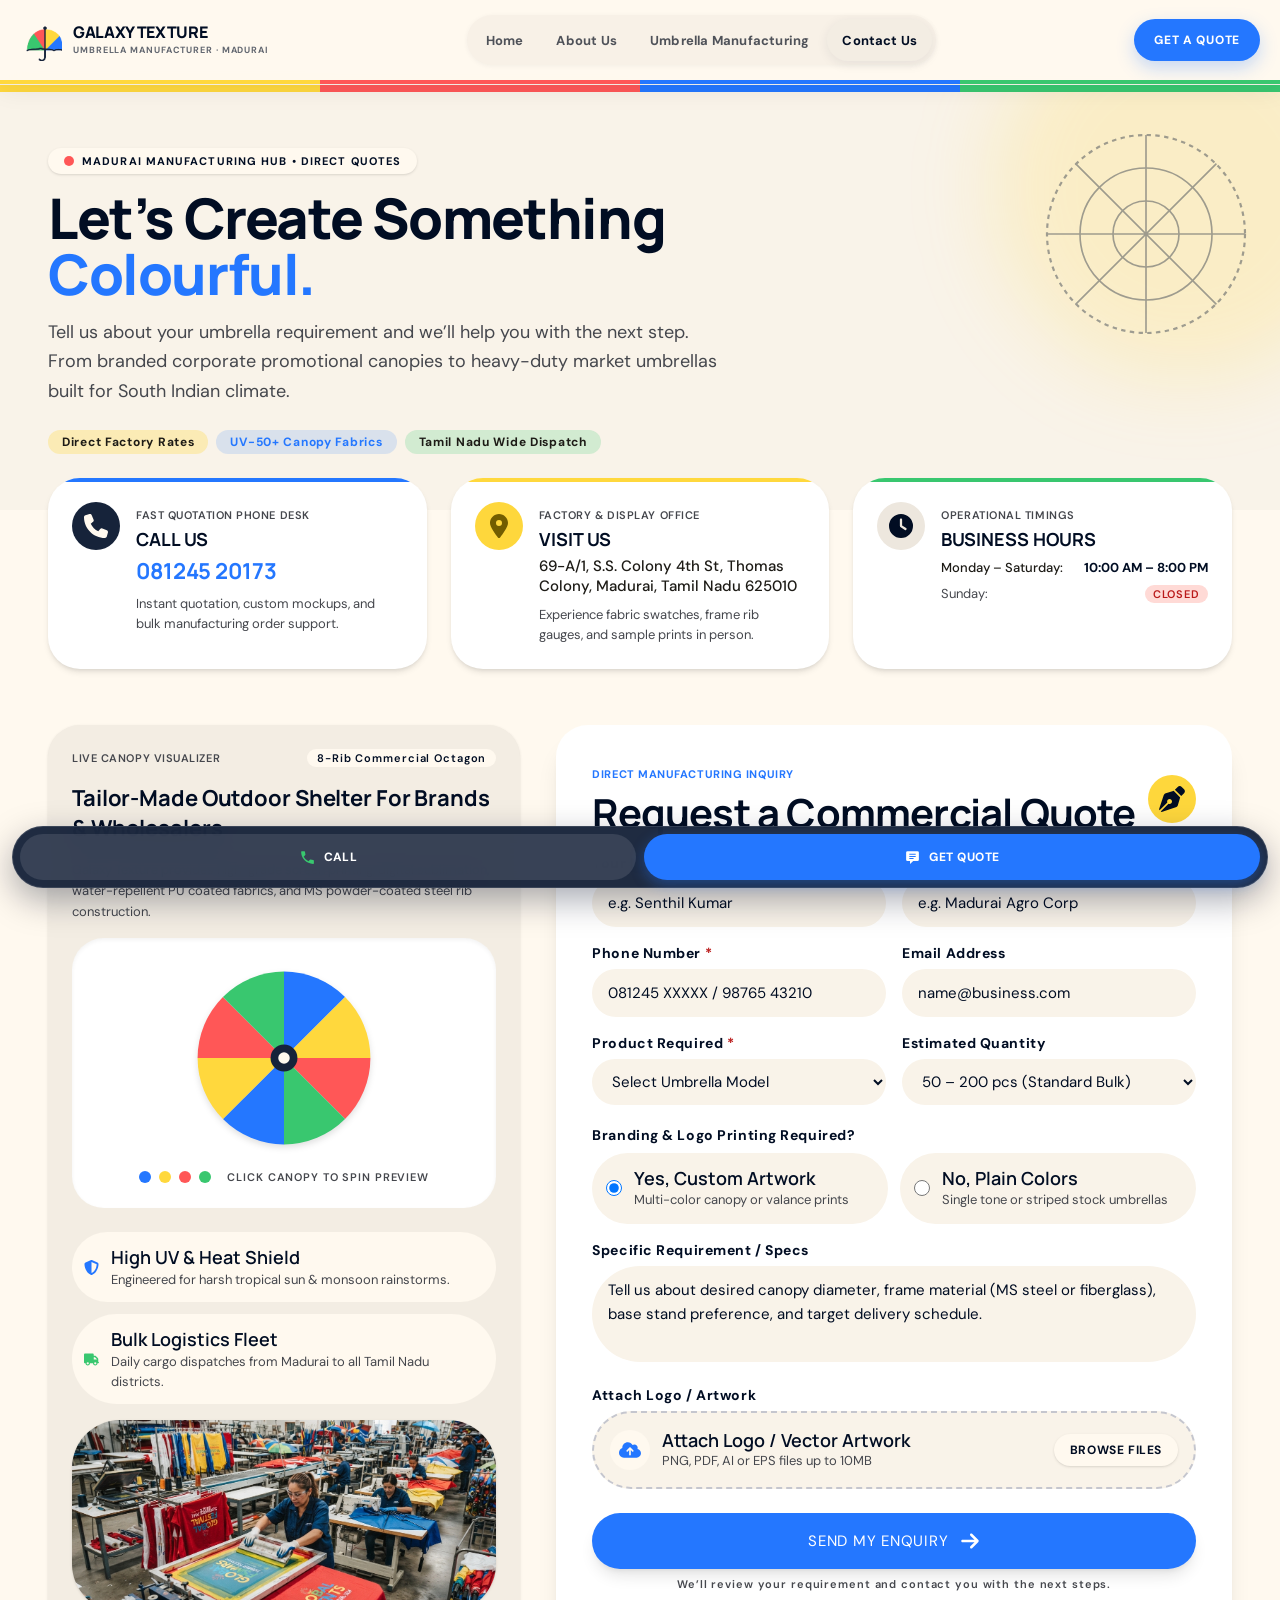
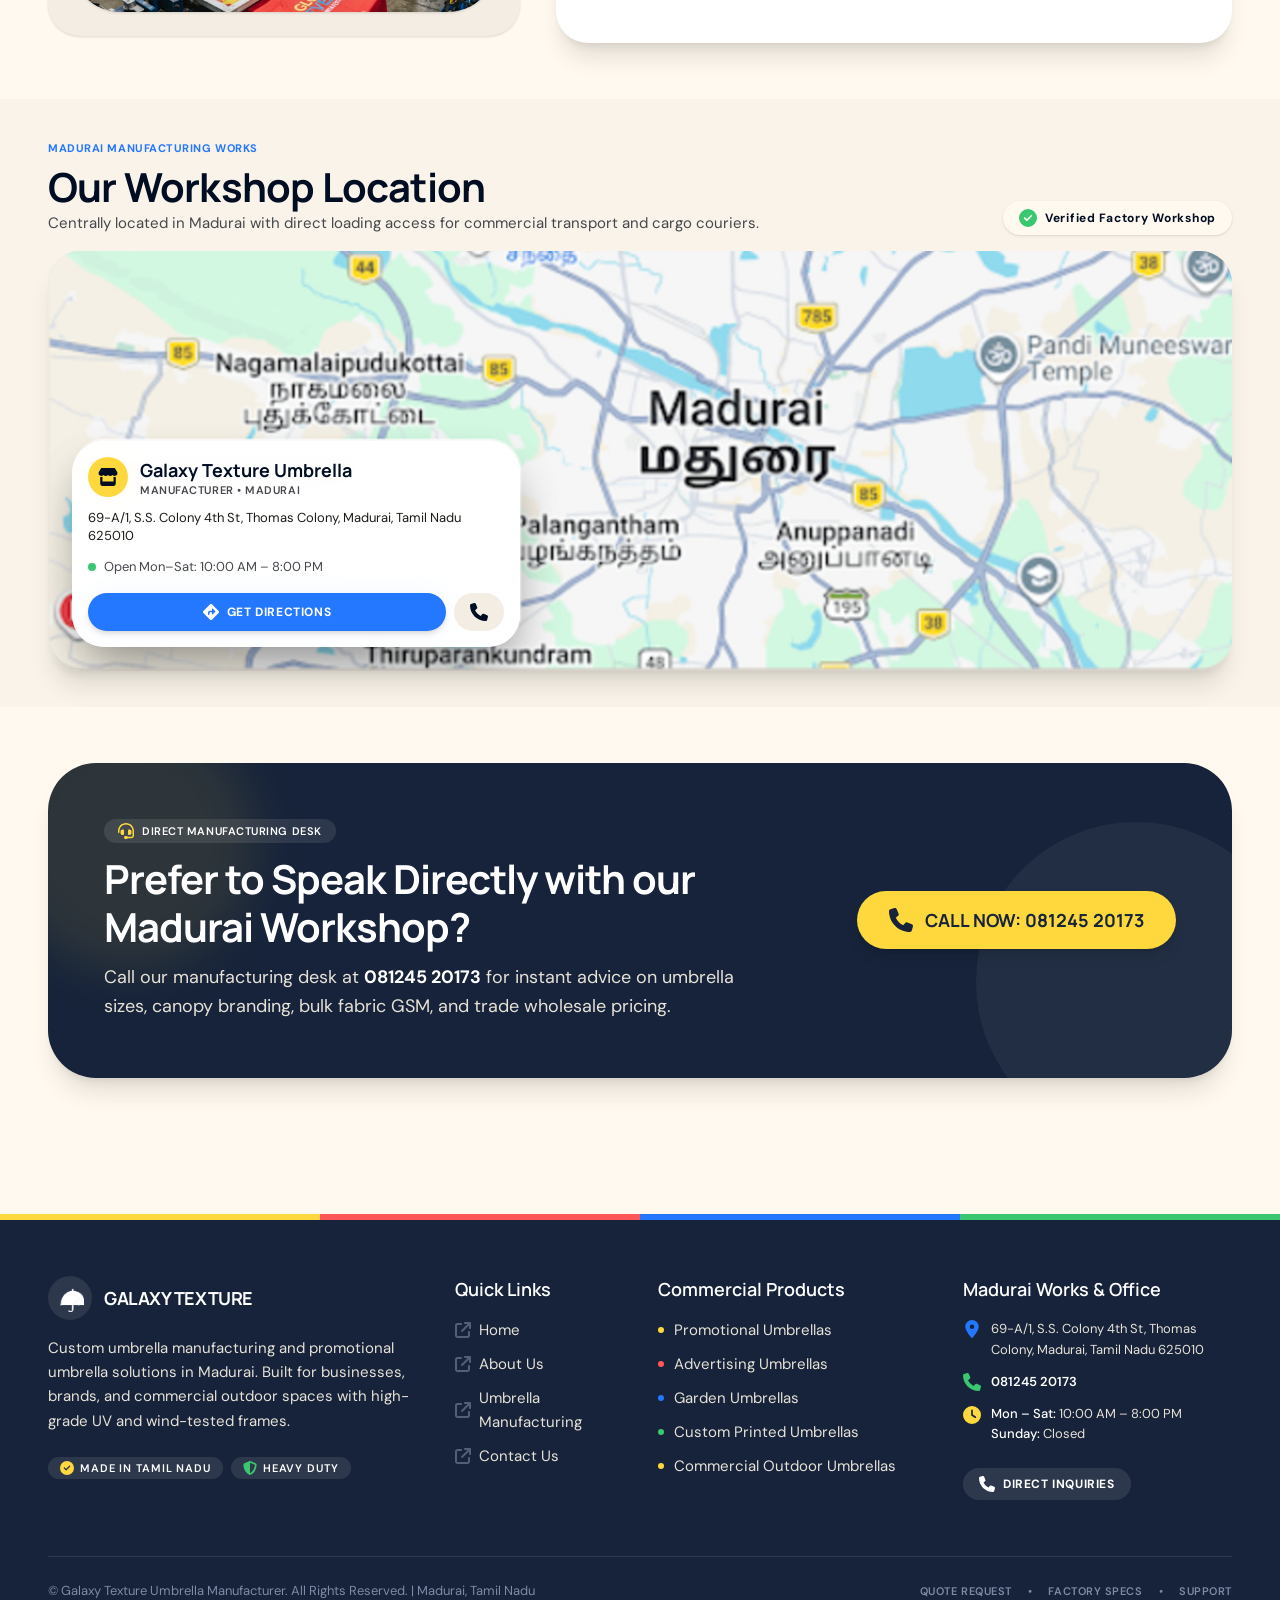
<file: galaxy_texture_website/contact.html>
<!DOCTYPE html>

<html class="scroll-smooth" lang="en"><head><meta charset="utf-8"/><meta content="width=device-width, initial-scale=1.0" name="viewport"/><meta content="web_standard" name="shell-type"/><link href="https://fonts.googleapis.com" rel="preconnect"/><link crossorigin="" href="https://fonts.gstatic.com" rel="preconnect"/><link href="https://fonts.googleapis.com/css2?family=DM+Sans:ital,opsz,wght@0,9..40,100..1000;1,9..40,100..1000&amp;family=Manrope:wght@200..800&amp;display=swap" rel="stylesheet"/>
<style>@layer base{html,body{margin:0;padding:0;}body{overscroll-behavior:none;}main>:first-child{margin-top:0!important;}main>:last-child{margin-bottom:0!important;}}</style><link href="assets/css/tailwind.css" rel="stylesheet"/><title>Contact Galaxy Texture Umbrella Manufacturer | Madurai</title><meta content="Contact Galaxy Texture at 081245 20173 or visit 69-A/1, S.S. Colony 4th St, Thomas Colony, Madurai, Tamil Nadu 625010." name="description"/><meta content="#FFF9EF" name="theme-color"/><link href="assets/images/galaxy-logo-mark.png" rel="icon"/><link href="assets/css/style.css" rel="stylesheet"/></head><body class="bg-background font-body-md text-body-md text-on-surface antialiased flex flex-col min-h-screen" data-page="contact"><header class="gt-site-header">
  <div class="gt-header-inner">
    <a class="gt-brand" href="index.html" aria-label="Galaxy Texture home">
      <img src="assets/images/galaxy-logo-mark.png" alt="Galaxy Texture Umbrella Manufacturer Logo" />
      <span class="gt-brand-copy"><strong>Galaxy Texture</strong><small>Umbrella Manufacturer · Madurai</small></span>
    </a>
    <nav class="gt-desktop-nav" aria-label="Primary navigation"><a class="gt-nav-link" href="index.html">Home</a><a class="gt-nav-link" href="about.html">About Us</a><a class="gt-nav-link" href="manufacturing.html">Umbrella Manufacturing</a><a class="gt-nav-link is-active" href="contact.html" aria-current="page">Contact Us</a></nav>
    <div class="gt-header-actions">
      <a class="gt-header-phone" href="tel:+918124520173"><svg class="gt-inline-icon" viewBox="0 0 24 24" aria-hidden="true"><path fill="currentColor" d="M6.62 10.79a15.46 15.46 0 0 0 6.59 6.59l2.2-2.2a1 1 0 0 1 1.02-.24c1.12.37 2.33.57 3.57.57a1 1 0 0 1 1 1V20a1 1 0 0 1-1 1C10.61 21 3 13.39 3 4a1 1 0 0 1 1-1h3.5a1 1 0 0 1 1 1c0 1.25.2 2.45.57 3.57a1 1 0 0 1-.25 1.02l-2.2 2.2Z"/></svg><span>081245 20173</span></a>
      <a class="gt-header-quote" href="contact.html#quote-form">Get a Quote</a>
      <a class="gt-header-icon gt-mobile-call" href="tel:+918124520173" aria-label="Call Galaxy Texture"><svg class="gt-inline-icon" viewBox="0 0 24 24" aria-hidden="true"><path fill="currentColor" d="M6.62 10.79a15.46 15.46 0 0 0 6.59 6.59l2.2-2.2a1 1 0 0 1 1.02-.24c1.12.37 2.33.57 3.57.57a1 1 0 0 1 1 1V20a1 1 0 0 1-1 1C10.61 21 3 13.39 3 4a1 1 0 0 1 1-1h3.5a1 1 0 0 1 1 1c0 1.25.2 2.45.57 3.57a1 1 0 0 1-.25 1.02l-2.2 2.2Z"/></svg></a>
      <button class="gt-header-icon gt-menu-toggle" id="mobile-menu-toggle" type="button" aria-controls="mobile-nav-panel" aria-expanded="false" aria-label="Open menu"><svg class="gt-inline-icon" viewBox="0 0 24 24" aria-hidden="true"><path fill="currentColor" d="M4 6.75h16v1.5H4zm0 4.5h16v1.5H4zm0 4.5h16v1.5H4z"/></svg></button>
    </div>
  </div>
  <div class="gt-header-ribbon" aria-hidden="true"><span></span><span></span><span></span><span></span></div>
</header>
<div aria-hidden="true" class="mobile-nav-overlay" id="mobile-nav-overlay">
  <div class="mobile-nav-backdrop" data-mobile-close></div>
  <aside aria-label="Mobile navigation" class="mobile-nav-panel" id="mobile-nav-panel">
    <div class="mobile-nav-head">
      <a class="mobile-brand" href="index.html"><img alt="Galaxy Texture" src="assets/images/galaxy-logo-mark.png"/><span><strong>GALAXY TEXTURE</strong><small>UMBRELLA MANUFACTURER · MADURAI</small></span></a>
      <button aria-label="Close menu" class="mobile-nav-close" data-mobile-close type="button"><svg class="gt-inline-icon" viewBox="0 0 24 24" aria-hidden="true"><path fill="currentColor" d="m6.4 5.34 12.26 12.26-1.06 1.06L5.34 6.4z"/><path fill="currentColor" d="M17.6 5.34 5.34 17.6l1.06 1.06L18.66 6.4z"/></svg></button>
    </div>
    <nav class="mobile-nav-links"><a class="" href="index.html">Home</a><a class="" href="about.html">About Us</a><a class="" href="manufacturing.html">Umbrella Manufacturing</a><a class="is-active" href="contact.html" aria-current="page">Contact Us</a></nav>
    <div class="mobile-nav-cta">
      <a class="mobile-call" href="tel:+918124520173"><svg class="gt-inline-icon" viewBox="0 0 24 24" aria-hidden="true"><path fill="currentColor" d="M6.62 10.79a15.46 15.46 0 0 0 6.59 6.59l2.2-2.2a1 1 0 0 1 1.02-.24c1.12.37 2.33.57 3.57.57a1 1 0 0 1 1 1V20a1 1 0 0 1-1 1C10.61 21 3 13.39 3 4a1 1 0 0 1 1-1h3.5a1 1 0 0 1 1 1c0 1.25.2 2.45.57 3.57a1 1 0 0 1-.25 1.02l-2.2 2.2Z"/></svg><span>081245 20173</span></a>
      <a class="mobile-quote" href="contact.html#quote-form"><svg class="gt-inline-icon" viewBox="0 0 24 24" aria-hidden="true"><path fill="currentColor" d="M5 3h14a2 2 0 0 1 2 2v10a2 2 0 0 1-2 2h-6l-4.5 4v-4H5a2 2 0 0 1-2-2V5a2 2 0 0 1 2-2Zm2.5 5.25h9v-1.5h-9v1.5Zm0 3h9v-1.5h-9v1.5Zm0 3h6v-1.5h-6v1.5Z"/></svg><span>Get A Quote</span></a>
    </div>
    <div class="mobile-nav-address">69-A/1, S.S. Colony 4th St, Thomas Colony, Madurai, Tamil Nadu 625010</div>
  </aside>
</div>
<main class="gt-main w-full pt-20 bg-surface flex-grow"><div class="flex flex-col w-full">
<!-- Top Segment Ribbon (Umbrella 4-Color Accent) -->
<div class="w-full h-2 flex">
<div class="flex-1 bg-[#FFD83D]"></div>
<div class="flex-1 bg-[#FF5757]"></div>
<div class="flex-1 bg-[#2477FF]"></div>
<div class="flex-1 bg-[#39C76F]"></div>
</div>
<!-- Hero Section -->
<section class="relative overflow-hidden bg-surface-container-low px-margin-mobile lg:px-margin py-space-2xl">
<!-- Umbrella Geometric Background Watermark (Semi-Circle Scallop Canopy Pattern) -->
<div class="absolute -right-24 -top-24 w-96 h-96 rounded-full bg-secondary-container/20 blur-2xl pointer-events-none"></div>
<div class="absolute right-6 top-8 hidden lg:block pointer-events-none opacity-40">
<svg class="text-primary-container" fill="none" height="220" viewbox="0 0 200 200" width="220">
<!-- Radial Umbrella Rib Geometry -->
<circle cx="100" cy="100" r="90" stroke="currentColor" stroke-dasharray="4 4" stroke-width="2"></circle>
<circle cx="100" cy="100" r="60" stroke="currentColor" stroke-width="1.5"></circle>
<circle cx="100" cy="100" r="30" stroke="currentColor" stroke-width="1.5"></circle>
<path d="M100 10 L100 190 M10 100 L190 100 M36 36 L164 164 M36 164 L164 36" stroke="currentColor" stroke-width="1.5"></path>
</svg>
</div>
<div class="max-w-7xl mx-auto relative z-10">
<div class="max-w-3xl space-y-4">
<div class="inline-flex items-center gap-2 px-4 py-1.5 rounded-full bg-surface shadow-sm">
<span class="w-2.5 h-2.5 rounded-full bg-[#FF5757] animate-pulse"></span>
<span class="font-label-sm text-label-sm uppercase tracking-widest text-primary font-bold">Madurai Manufacturing Hub • Direct Quotes</span>
</div>
<h1 class="font-display text-display tracking-tight text-primary leading-none">
          Let’s Create Something <span class="text-[#2477FF]">Colourful.</span>
</h1>
<p class="font-body-lg text-body-lg text-on-surface-variant max-w-2xl leading-relaxed">
          Tell us about your umbrella requirement and we’ll help you with the next step. From branded corporate promotional canopies to heavy-duty market umbrellas built for South Indian climate.
        </p>
<!-- Dynamic Micro-Pills -->
<div class="flex flex-wrap gap-2 pt-2">
<span class="px-3.5 py-1 rounded-full bg-[#FFD83D]/30 text-on-surface font-label-md text-label-md">Direct Factory Rates</span>
<span class="px-3.5 py-1 rounded-full bg-[#2477FF]/15 text-[#2477FF] font-label-md text-label-md">UV-50+ Canopy Fabrics</span>
<span class="px-3.5 py-1 rounded-full bg-[#39C76F]/20 text-on-surface font-label-md text-label-md">Tamil Nadu Wide Dispatch</span>
</div>
</div>
</div>
</section>
<!-- Section 2: Quick Contact Info Cards (3 Columns) -->
<section class="px-margin-mobile lg:px-margin -mt-8 relative z-20">
<div class="max-w-7xl mx-auto grid grid-cols-1 md:grid-cols-3 gap-gutter">
<!-- Call Card -->
<div class="bg-surface-container-lowest p-space-lg rounded-lg shadow-md transition-all hover:-translate-y-1 hover:shadow-xl relative overflow-hidden group">
<div class="absolute top-0 left-0 right-0 h-1 bg-[#2477FF]"></div>
<div class="flex items-start gap-4">
<div class="w-12 h-12 rounded-full bg-primary-container text-surface flex items-center justify-center shrink-0 group-hover:scale-110 transition-transform">
<svg class="gt-icon text-[24px]" viewBox="0 0 512 512" aria-hidden="true" focusable="false"><path fill="currentColor" d="M164.9 24.6c-7.7-18.6-28-28.5-47.4-23.2l-88 24C12.1 30.2 0 46 0 64C0 311.4 200.6 512 448 512c18 0 33.8-12.1 38.6-29.5l24-88c5.3-19.4-4.6-39.7-23.2-47.4l-96-40c-16.3-6.8-35.2-2.1-46.3 11.6L304.7 368C234.3 334.7 177.3 277.7 144 207.3L193.3 167c13.7-11.2 18.4-30 11.6-46.3l-40-96z"></path></svg>
</div>
<div class="space-y-1">
<span class="font-label-sm text-label-sm uppercase text-on-surface-variant tracking-wider">Fast Quotation Phone Desk</span>
<h3 class="font-headline-sm text-headline-sm font-bold text-primary">CALL US</h3>
<a class="inline-block font-headline-md text-headline-md text-[#2477FF] font-bold hover:underline" href="tel:+918124520173">
              081245 20173
            </a>
<p class="font-body-sm text-body-sm text-on-surface-variant pt-1">
              Instant quotation, custom mockups, and bulk manufacturing order support.
            </p>
</div>
</div>
</div>
<!-- Visit Card -->
<div class="bg-surface-container-lowest p-space-lg rounded-lg shadow-md transition-all hover:-translate-y-1 hover:shadow-xl relative overflow-hidden group">
<div class="absolute top-0 left-0 right-0 h-1 bg-[#FFD83D]"></div>
<div class="flex items-start gap-4">
<div class="w-12 h-12 rounded-full bg-secondary-container text-on-secondary-container flex items-center justify-center shrink-0 group-hover:scale-110 transition-transform">
<svg class="gt-icon text-[24px]" viewBox="0 0 384 512" aria-hidden="true" focusable="false"><path fill="currentColor" d="M215.7 499.2C267 435 384 279.4 384 192C384 86 298 0 192 0S0 86 0 192c0 87.4 117 243 168.3 307.2c12.3 15.3 35.1 15.3 47.4 0zM192 128a64 64 0 1 1 0 128 64 64 0 1 1 0-128z"></path></svg>
</div>
<div class="space-y-1">
<span class="font-label-sm text-label-sm uppercase text-on-surface-variant tracking-wider">Factory &amp; Display Office</span>
<h3 class="font-headline-sm text-headline-sm font-bold text-primary">VISIT US</h3>
<p class="font-body-md text-body-md text-on-surface font-medium leading-snug">
              69-A/1, S.S. Colony 4th St, Thomas Colony, Madurai, Tamil Nadu 625010
            </p>
<p class="font-body-sm text-body-sm text-on-surface-variant pt-1">
              Experience fabric swatches, frame rib gauges, and sample prints in person.
            </p>
</div>
</div>
</div>
<!-- Business Hours Card -->
<div class="bg-surface-container-lowest p-space-lg rounded-lg shadow-md transition-all hover:-translate-y-1 hover:shadow-xl relative overflow-hidden group">
<div class="absolute top-0 left-0 right-0 h-1 bg-[#39C76F]"></div>
<div class="flex items-start gap-4">
<div class="w-12 h-12 rounded-full bg-surface-container-high text-primary flex items-center justify-center shrink-0 group-hover:scale-110 transition-transform">
<svg class="gt-icon text-[24px]" viewBox="0 0 512 512" aria-hidden="true" focusable="false"><path fill="currentColor" d="M256 0a256 256 0 1 1 0 512A256 256 0 1 1 256 0zM232 120l0 136c0 8 4 15.5 10.7 20l96 64c11 7.4 25.9 4.4 33.3-6.7s4.4-25.9-6.7-33.3L280 243.2 280 120c0-13.3-10.7-24-24-24s-24 10.7-24 24z"></path></svg>
</div>
<div class="space-y-1.5 flex-1">
<span class="font-label-sm text-label-sm uppercase text-on-surface-variant tracking-wider">Operational Timings</span>
<h3 class="font-headline-sm text-headline-sm font-bold text-primary">BUSINESS HOURS</h3>
<div class="flex items-center justify-between text-body-sm font-body-sm">
<span class="text-on-surface font-medium">Monday – Saturday:</span>
<span class="text-primary font-bold">10:00 AM – 8:00 PM</span>
</div>
<div class="flex items-center justify-between text-body-sm font-body-sm">
<span class="text-on-surface-variant">Sunday:</span>
<span class="inline-flex px-2 py-0.5 rounded-full bg-error-container text-error font-label-sm text-label-sm uppercase">Closed</span>
</div>
</div>
</div>
</div>
</div>
</section>
<!-- Section 3: Request a Quote Form + Interactive Canopy Preview Bento -->
<section class="px-margin-mobile lg:px-margin py-space-2xl">
<div class="max-w-7xl mx-auto grid grid-cols-1 lg:grid-cols-12 gap-gutter lg:gap-space-xl items-start">
<!-- Left Visual & Interactive Customizer Panel (5 Cols) -->
<div class="lg:col-span-5 space-y-space-lg">
<div class="bg-surface-container p-space-lg rounded-lg shadow-sm space-y-space-md">
<div class="flex items-center justify-between">
<span class="font-label-sm text-label-sm uppercase tracking-wider text-on-surface-variant">Live Canopy Visualizer</span>
<span class="px-2.5 py-0.5 rounded-full bg-surface text-primary font-label-sm text-label-sm font-semibold">8-Rib Commercial Octagon</span>
</div>
<h3 class="font-headline-md text-headline-md text-primary font-bold">
            Tailor-Made Outdoor Shelter For Brands &amp; Wholesalers
          </h3>
<p class="font-body-sm text-body-sm text-on-surface-variant leading-relaxed">
            Galaxy Texture provides high-grade screen printing, digital sublimation, water-repellent PU coated fabrics, and MS powder-coated steel rib construction.
          </p>
<!-- Interactive 8-Panel SVG Canopy Slice Widget -->
<div class="relative bg-surface-container-lowest p-6 rounded-lg shadow-inner flex flex-col items-center justify-center">
<svg class="w-48 h-48 drop-shadow-md transition-transform duration-500 hover:rotate-45" id="canopy-svg" viewbox="0 0 200 200">
<!-- 8 Segments with Default Theme Accents -->
<path class="transition-colors cursor-pointer hover:opacity-90" d="M100,100 L100,10 A90,90 0 0,1 163.6,36.4 Z" fill="#2477FF" id="panel-0"></path>
<path class="transition-colors cursor-pointer hover:opacity-90" d="M100,100 L163.6,36.4 A90,90 0 0,1 190,100 Z" fill="#FFD83D" id="panel-1"></path>
<path class="transition-colors cursor-pointer hover:opacity-90" d="M100,100 L190,100 A90,90 0 0,1 163.6,163.6 Z" fill="#FF5757" id="panel-2"></path>
<path class="transition-colors cursor-pointer hover:opacity-90" d="M100,100 L163.6,163.6 A90,90 0 0,1 100,190 Z" fill="#39C76F" id="panel-3"></path>
<path class="transition-colors cursor-pointer hover:opacity-90" d="M100,100 L100,190 A90,90 0 0,1 36.4,163.6 Z" fill="#2477FF" id="panel-4"></path>
<path class="transition-colors cursor-pointer hover:opacity-90" d="M100,100 L36.4,163.6 A90,90 0 0,1 10,100 Z" fill="#FFD83D" id="panel-5"></path>
<path class="transition-colors cursor-pointer hover:opacity-90" d="M100,100 L10,100 A90,90 0 0,1 36.4,36.4 Z" fill="#FF5757" id="panel-6"></path>
<path class="transition-colors cursor-pointer hover:opacity-90" d="M100,100 L36.4,36.4 A90,90 0 0,1 100,10 Z" fill="#39C76F" id="panel-7"></path>
<!-- Center Umbrella Finial Hub -->
<circle cx="100" cy="100" fill="#16233A" r="14"></circle>
<circle cx="100" cy="100" fill="#FFF9EF" r="6"></circle>
</svg>
<div class="mt-4 flex items-center justify-center gap-2">
<span class="w-3 h-3 rounded-full bg-[#2477FF]"></span>
<span class="w-3 h-3 rounded-full bg-[#FFD83D]"></span>
<span class="w-3 h-3 rounded-full bg-[#FF5757]"></span>
<span class="w-3 h-3 rounded-full bg-[#39C76F]"></span>
<span class="font-label-sm text-label-sm text-on-surface-variant uppercase ml-2">Click canopy to spin preview</span>
</div>
</div>
<!-- Workshop Specs Highlights -->
<div class="space-y-3 pt-2">
<div class="flex items-center gap-3 p-3 rounded-xl bg-surface">
<svg class="gt-icon text-[#2477FF]" viewBox="0 0 512 512" aria-hidden="true" focusable="false"><path fill="currentColor" d="M256 0c4.6 0 9.2 1 13.4 2.9L457.7 82.8c22 9.3 38.4 31 38.3 57.2c-.5 99.2-41.3 280.7-213.6 363.2c-16.7 8-36.1 8-52.8 0C57.3 420.7 16.5 239.2 16 140c-.1-26.2 16.3-47.9 38.3-57.2L242.7 2.9C246.8 1 251.4 0 256 0zm0 66.8l0 378.1C394 378 431.1 230.1 432 141.4L256 66.8s0 0 0 0z"></path></svg>
<div>
<p class="font-headline-sm text-headline-sm text-primary">High UV &amp; Heat Shield</p>
<p class="font-body-sm text-body-sm text-on-surface-variant">Engineered for harsh tropical sun &amp; monsoon rainstorms.</p>
</div>
</div>
<div class="flex items-center gap-3 p-3 rounded-xl bg-surface">
<svg class="gt-icon text-[#39C76F]" viewBox="0 0 640 512" aria-hidden="true" focusable="false"><path fill="currentColor" d="M48 0C21.5 0 0 21.5 0 48L0 368c0 26.5 21.5 48 48 48l16 0c0 53 43 96 96 96s96-43 96-96l128 0c0 53 43 96 96 96s96-43 96-96l32 0c17.7 0 32-14.3 32-32s-14.3-32-32-32l0-64 0-32 0-18.7c0-17-6.7-33.3-18.7-45.3L512 114.7c-12-12-28.3-18.7-45.3-18.7L416 96l0-48c0-26.5-21.5-48-48-48L48 0zM416 160l50.7 0L544 237.3l0 18.7-128 0 0-96zM112 416a48 48 0 1 1 96 0 48 48 0 1 1 -96 0zm368-48a48 48 0 1 1 0 96 48 48 0 1 1 0-96z"></path></svg>
<div>
<p class="font-headline-sm text-headline-sm text-primary">Bulk Logistics Fleet</p>
<p class="font-body-sm text-body-sm text-on-surface-variant">Daily cargo dispatches from Madurai to all Tamil Nadu districts.</p>
</div>
</div>
</div>
<!-- Workshop Image -->
<div class="rounded-xl overflow-hidden shadow-sm">
<img class="w-full h-48 object-cover" data-alt="Inside Galaxy Texture umbrella manufacturing workshop in Madurai Tamil Nadu with rolls of heavy-duty colorful weatherproof textiles, steel umbrella frames, and industrial stitching equipment under clean bright daylight." decoding="async" src="assets/images/umbrella-printing-workshop.png"/>
</div>
</div>
</div>
<!-- Right Form Panel (7 Cols) -->
<div class="lg:col-span-7 bg-surface-container-lowest p-6 sm:p-space-xl rounded-lg shadow-xl relative">
<!-- Top Visual Ribbon inside form -->
<div class="gt-form-heading flex items-center justify-between pb-space-md">
<div>
<span class="font-label-sm text-label-sm uppercase text-[#2477FF] tracking-wider font-bold">Direct Manufacturing Inquiry</span>
<h2 class="font-headline-xl text-headline-xl text-primary font-bold mt-1">Request a Commercial Quote</h2>
</div>
<div class="hidden sm:flex w-12 h-12 rounded-full bg-secondary-container items-center justify-center">
<svg class="gt-icon text-primary text-[26px]" viewBox="0 0 512 512" aria-hidden="true" focusable="false"><path fill="currentColor" d="M368.4 18.3L312.7 74.1 437.9 199.3l55.7-55.7c21.9-21.9 21.9-57.3 0-79.2L447.6 18.3c-21.9-21.9-57.3-21.9-79.2 0zM288 94.6l-9.2 2.8L134.7 140.6c-19.9 6-35.7 21.2-42.3 41L3.8 445.8c-3.8 11.3-1 23.9 7.3 32.4L164.7 324.7c-3-6.3-4.7-13.3-4.7-20.7c0-26.5 21.5-48 48-48s48 21.5 48 48s-21.5 48-48 48c-7.4 0-14.4-1.7-20.7-4.7L33.7 500.9c8.6 8.3 21.1 11.2 32.4 7.3l264.3-88.6c19.7-6.6 35-22.4 41-42.3l43.2-144.1 2.7-9.2L288 94.6z"></path></svg>
</div>
</div>
<form class="space-y-space-md" id="quote-form">
<!-- Name & Company Grid -->
<div class="grid grid-cols-1 sm:grid-cols-2 gap-space-md">
<div class="space-y-1.5">
<label class="font-label-lg text-label-lg text-primary block" for="contact-name">Your Name <span class="text-error">*</span></label>
<div class="relative">
<input class="w-full px-4 py-3 bg-surface-container-low rounded-xl text-primary font-body-md focus:bg-surface focus:outline-none focus:ring-2 focus:ring-[#2477FF] transition-all" id="contact-name" placeholder="e.g. Senthil Kumar" required="" type="text"/>
</div>
</div>
<div class="space-y-1.5">
<label class="font-label-lg text-label-lg text-primary block" for="company-name">Company / Business Name</label>
<input class="w-full px-4 py-3 bg-surface-container-low rounded-xl text-primary font-body-md focus:bg-surface focus:outline-none focus:ring-2 focus:ring-[#2477FF] transition-all" id="company-name" placeholder="e.g. Madurai Agro Corp" type="text"/>
</div>
</div>
<!-- Phone & Email Grid -->
<div class="grid grid-cols-1 sm:grid-cols-2 gap-space-md">
<div class="space-y-1.5">
<label class="font-label-lg text-label-lg text-primary block" for="phone-number">Phone Number <span class="text-error">*</span></label>
<div class="relative">
<input class="w-full px-4 py-3 bg-surface-container-low rounded-xl text-primary font-body-md focus:bg-surface focus:outline-none focus:ring-2 focus:ring-[#2477FF] transition-all" id="phone-number" placeholder="081245 XXXXX / 98765 43210" required="" type="tel"/>
</div>
</div>
<div class="space-y-1.5">
<label class="font-label-lg text-label-lg text-primary block" for="email-address">Email Address</label>
<input class="w-full px-4 py-3 bg-surface-container-low rounded-xl text-primary font-body-md focus:bg-surface focus:outline-none focus:ring-2 focus:ring-[#2477FF] transition-all" id="email-address" placeholder="name@business.com" type="email"/>
</div>
</div>
<!-- Product Required & Estimated Quantity -->
<div class="grid grid-cols-1 sm:grid-cols-2 gap-space-md">
<div class="space-y-1.5">
<label class="font-label-lg text-label-lg text-primary block" for="product-type">Product Required <span class="text-error">*</span></label>
<select class="w-full px-4 py-3 bg-surface-container-low rounded-xl text-primary font-body-md focus:bg-surface focus:outline-none focus:ring-2 focus:ring-[#2477FF] transition-all" id="product-type" required="">
<option disabled="" selected="" value="">Select Umbrella Model</option>
<option value="promotional">Promotional Umbrella</option>
<option value="advertising">Advertising Umbrella</option>
<option value="garden">Garden Umbrella</option>
<option value="custom-printed">Custom Printed Umbrella</option>
<option value="commercial-outdoor">Commercial Outdoor Umbrella</option>
<option value="other">Other / Custom Bulk Order</option>
</select>
</div>
<div class="space-y-1.5">
<label class="font-label-lg text-label-lg text-primary block" for="quantity-est">Estimated Quantity</label>
<select class="w-full px-4 py-3 bg-surface-container-low rounded-xl text-primary font-body-md focus:bg-surface focus:outline-none focus:ring-2 focus:ring-[#2477FF] transition-all" id="quantity-est">
<option value="10-50">10 – 50 pcs (Sample / Batch)</option>
<option selected="" value="50-200">50 – 200 pcs (Standard Bulk)</option>
<option value="200-500">200 – 500 pcs (Commercial Campaign)</option>
<option value="500+">500+ pcs (Wholesale &amp; Enterprise)</option>
</select>
</div>
</div>
<!-- Branding Required Radio Buttons -->
<div class="space-y-2 pt-1">
<span class="font-label-lg text-label-lg text-primary block">Branding &amp; Logo Printing Required?</span>
<div class="grid grid-cols-1 sm:grid-cols-2 gap-3">
<label class="flex items-center gap-3 p-3.5 rounded-xl bg-surface-container-low cursor-pointer hover:bg-surface-container transition-all">
<input checked="" class="w-4 h-4 text-[#2477FF] focus:ring-0 cursor-pointer" name="branding" type="radio" value="yes"/>
<div class="flex flex-col">
<span class="font-headline-sm text-headline-sm text-primary leading-tight">Yes, Custom Artwork</span>
<span class="font-body-sm text-body-sm text-on-surface-variant">Multi-color canopy or valance prints</span>
</div>
</label>
<label class="flex items-center gap-3 p-3.5 rounded-xl bg-surface-container-low cursor-pointer hover:bg-surface-container transition-all">
<input class="w-4 h-4 text-[#2477FF] focus:ring-0 cursor-pointer" name="branding" type="radio" value="no"/>
<div class="flex flex-col">
<span class="font-headline-sm text-headline-sm text-primary leading-tight">No, Plain Colors</span>
<span class="font-body-sm text-body-sm text-on-surface-variant">Single tone or striped stock umbrellas</span>
</div>
</label>
</div>
</div>
<!-- Message / Specific Requirement -->
<div class="space-y-1.5">
<label class="font-label-lg text-label-lg text-primary block" for="form-message">Specific Requirement / Specs</label>
<textarea class="w-full px-4 py-3 bg-surface-container-low rounded-xl text-primary font-body-md focus:bg-surface focus:outline-none focus:ring-2 focus:ring-[#2477FF] transition-all resize-none" id="form-message" placeholder="Tell us about desired canopy diameter, frame material (MS steel or fiberglass), base stand preference, and target delivery schedule." rows="3"></textarea>
</div>
<!-- File Upload UI Mockup -->
<div class="space-y-1.5">
<span class="font-label-lg text-label-lg text-primary block">Attach Logo / Artwork</span>
<div class="gt-file-drop p-4 rounded-xl bg-surface-container-low border-2 border-dashed border-outline-variant hover:border-[#2477FF] transition-colors flex flex-col sm:flex-row items-center justify-between gap-3 text-center sm:text-left cursor-pointer" onclick="document.getElementById('artwork-file').click()">
<div class="flex items-center gap-3">
<div class="w-10 h-10 rounded-full bg-surface flex items-center justify-center text-[#2477FF]">
<svg class="gt-icon text-[22px]" viewBox="0 0 640 512" aria-hidden="true" focusable="false"><path fill="currentColor" d="M144 480C64.5 480 0 415.5 0 336c0-62.8 40.2-116.2 96.2-135.9c-.1-2.7-.2-5.4-.2-8.1c0-88.4 71.6-160 160-160c59.3 0 111 32.2 138.7 80.2C409.9 102 428.3 96 448 96c53 0 96 43 96 96c0 12.2-2.3 23.8-6.4 34.6C596 238.4 640 290.1 640 352c0 70.7-57.3 128-128 128l-368 0zm79-217c-9.4 9.4-9.4 24.6 0 33.9s24.6 9.4 33.9 0l39-39L296 392c0 13.3 10.7 24 24 24s24-10.7 24-24l0-134.1 39 39c9.4 9.4 24.6 9.4 33.9 0s9.4-24.6 0-33.9l-80-80c-9.4-9.4-24.6-9.4-33.9 0l-80 80z"></path></svg>
</div>
<div>
<p class="font-headline-sm text-headline-sm text-primary leading-tight">Attach Logo / Vector Artwork</p>
<p class="font-body-sm text-body-sm text-on-surface-variant">PNG, PDF, AI or EPS files up to 10MB</p>
</div>
</div>
<span class="px-4 py-2 rounded-full bg-surface text-primary font-label-md text-label-md uppercase tracking-wider shadow-sm shrink-0">
                Browse Files
              </span>
<input accept=".png,.pdf,.ai,.eps,.jpg" class="hidden" id="artwork-file" onchange="if(this.files[0]) alert('File attached: ' + this.files[0].name)" type="file"/>
</div>
</div>
<!-- Submit CTA -->
<div class="pt-2">
<button class="w-full py-4 px-8 rounded-full bg-[#2477FF] text-white font-label-lg text-label-lg uppercase tracking-wider shadow-lg hover:shadow-xl hover:-translate-y-0.5 active:translate-y-0 transition-all flex items-center justify-center gap-3 group" type="submit">
<span>SEND MY ENQUIRY</span>
<svg class="gt-icon text-[20px] group-hover:translate-x-1 transition-transform" viewBox="0 0 448 512" aria-hidden="true" focusable="false"><path fill="currentColor" d="M438.6 278.6c12.5-12.5 12.5-32.8 0-45.3l-160-160c-12.5-12.5-32.8-12.5-45.3 0s-12.5 32.8 0 45.3L338.8 224 32 224c-17.7 0-32 14.3-32 32s14.3 32 32 32l306.7 0L233.4 393.4c-12.5 12.5-12.5 32.8 0 45.3s32.8 12.5 45.3 0l160-160z"></path></svg>
</button>
<p class="text-center font-label-sm text-label-sm text-on-surface-variant mt-2">We’ll review your requirement and contact you with the next steps.</p>
</div>
<!-- Success Notification (Hidden by default) -->
<div class="hidden p-4 rounded-xl bg-[#39C76F]/20 text-on-surface flex items-center gap-3" id="success-toast">
<svg class="gt-icon text-[#39C76F]" viewBox="0 0 512 512" aria-hidden="true" focusable="false"><path fill="currentColor" d="M256 512A256 256 0 1 0 256 0a256 256 0 1 0 0 512zM369 209L241 337c-9.4 9.4-24.6 9.4-33.9 0l-64-64c-9.4-9.4-9.4-24.6 0-33.9s24.6-9.4 33.9 0l47 47L335 175c9.4-9.4 24.6-9.4 33.9 0s9.4 24.6 0 33.9z"></path></svg>
<div class="text-body-sm font-body-sm"><strong class="font-bold">Enquiry captured.</strong> This static demo does not send email yet; connect the form to your preferred email or form service before launch.</div>
</div>
</form>
</div>
</div>
</section>
<!-- Section 4: Madurai Location & Map -->
<section class="px-margin-mobile lg:px-margin py-space-xl bg-surface-container-low">
<div class="max-w-7xl mx-auto space-y-space-md">
<div class="flex flex-col md:flex-row md:items-end justify-between gap-4">
<div>
<span class="font-label-sm text-label-sm uppercase text-[#2477FF] tracking-wider font-bold">Madurai Manufacturing Works</span>
<h2 class="font-headline-xl text-headline-xl text-primary font-bold mt-1">Our Workshop Location</h2>
<p class="font-body-md text-body-md text-on-surface-variant">Centrally located in Madurai with direct loading access for commercial transport and cargo couriers.</p>
</div>
<div class="inline-flex items-center gap-2 px-4 py-2 rounded-full bg-surface text-primary shadow-sm font-label-md text-label-md">
<svg class="gt-icon text-[#39C76F] text-[18px]" viewBox="0 0 512 512" aria-hidden="true" focusable="false"><path fill="currentColor" d="M256 512A256 256 0 1 0 256 0a256 256 0 1 0 0 512zM369 209L241 337c-9.4 9.4-24.6 9.4-33.9 0l-64-64c-9.4-9.4-9.4-24.6 0-33.9s24.6-9.4 33.9 0l47 47L335 175c9.4-9.4 24.6-9.4 33.9 0s9.4 24.6 0 33.9z"></path></svg>
          Verified Factory Workshop
        </div>
</div>
<!-- Map Display Container -->
<div class="relative w-full h-[420px] rounded-lg overflow-hidden shadow-xl bg-surface-container-high">
<!-- Static Map API Container via data-location attribute -->
<div class="w-full h-full bg-cover bg-center" data-alt="Satellite map view highlighting S.S. Colony 4th Street in Madurai Tamil Nadu with umbrella production and textile market transport routes." data-location="69-A/1 S.S. Colony 4th St Thomas Colony Madurai Tamil Nadu 625010" style="background-image: url('assets/images/madurai-map.jpg');">
</div>
<!-- Floating Info Overlay Card (Umbrella Branded) -->
<div class="absolute bottom-6 left-6 right-6 sm:right-auto sm:max-w-md bg-surface-container-lowest/95 backdrop-blur-md p-space-md rounded-lg shadow-2xl space-y-3">
<div class="flex items-center gap-3">
<div class="w-10 h-10 rounded-full bg-[#FFD83D] text-primary flex items-center justify-center shrink-0">
<svg class="gt-icon text-[20px]" viewBox="0 0 576 512" aria-hidden="true" focusable="false"><path fill="currentColor" d="M547.6 103.8L490.3 13.1C485.2 5 476.1 0 466.4 0L109.6 0C99.9 0 90.8 5 85.7 13.1L28.3 103.8c-29.6 46.8-3.4 111.9 51.9 119.4c4 .5 8.1 .8 12.1 .8c26.1 0 49.3-11.4 65.2-29c15.9 17.6 39.1 29 65.2 29c26.1 0 49.3-11.4 65.2-29c15.9 17.6 39.1 29 65.2 29c26.2 0 49.3-11.4 65.2-29c16 17.6 39.1 29 65.2 29c4.1 0 8.1-.3 12.1-.8c55.5-7.4 81.8-72.5 52.1-119.4zM499.7 254.9c0 0 0 0-.1 0c-5.3 .7-10.7 1.1-16.2 1.1c-12.4 0-24.3-1.9-35.4-5.3L448 384l-320 0 0-133.4c-11.2 3.5-23.2 5.4-35.6 5.4c-5.5 0-11-.4-16.3-1.1l-.1 0c-4.1-.6-8.1-1.3-12-2.3L64 384l0 64c0 35.3 28.7 64 64 64l320 0c35.3 0 64-28.7 64-64l0-64 0-131.4c-4 1-8 1.8-12.3 2.3z"></path></svg>
</div>
<div>
<h3 class="font-headline-sm text-headline-sm text-primary font-bold">Galaxy Texture Umbrella</h3>
<p class="font-label-sm text-label-sm uppercase tracking-wider text-on-surface-variant">Manufacturer • Madurai</p>
</div>
</div>
<p class="font-body-sm text-body-sm text-on-surface leading-snug">
            69-A/1, S.S. Colony 4th St, Thomas Colony, Madurai, Tamil Nadu 625010
          </p>
<div class="flex items-center gap-2 text-body-sm font-body-sm text-on-surface-variant">
<span class="w-2 h-2 rounded-full bg-[#39C76F]"></span>
<span>Open Mon–Sat: 10:00 AM – 8:00 PM</span>
</div>
<div class="pt-1 flex gap-2">
<a class="flex-1 py-2.5 px-4 rounded-full bg-[#2477FF] text-white font-label-md text-label-md uppercase tracking-wider text-center shadow-md hover:bg-primary transition-all flex items-center justify-center gap-2" href="https://maps.google.com/?q=69-A/1+S.S.+Colony+4th+St+Thomas+Colony+Madurai+Tamil+Nadu+625010" rel="noopener" target="_blank">
<svg class="gt-icon text-[16px]" viewBox="0 0 512 512" aria-hidden="true" focusable="false"><path fill="currentColor" d="M227.7 11.7c15.6-15.6 40.9-15.6 56.6 0l216 216c15.6 15.6 15.6 40.9 0 56.6l-216 216c-15.6 15.6-40.9 15.6-56.6 0l-216-216c-15.6-15.6-15.6-40.9 0-56.6l216-216zm87.6 137c-4.6-4.6-11.5-5.9-17.4-3.5s-9.9 8.3-9.9 14.8l0 56-64 0c-35.3 0-64 28.7-64 64l0 48c0 13.3 10.7 24 24 24s24-10.7 24-24l0-48c0-8.8 7.2-16 16-16l64 0 0 56c0 6.5 3.9 12.3 9.9 14.8s12.9 1.1 17.4-3.5l80-80c6.2-6.2 6.2-16.4 0-22.6l-80-80z"></path></svg>
<span>GET DIRECTIONS</span>
</a>
<a class="px-4 py-2.5 rounded-full bg-surface-container text-primary font-label-md text-label-md uppercase tracking-wider hover:bg-surface-container-high transition-colors flex items-center justify-center" href="tel:+918124520173">
<svg class="gt-icon text-[18px]" viewBox="0 0 512 512" aria-hidden="true" focusable="false"><path fill="currentColor" d="M164.9 24.6c-7.7-18.6-28-28.5-47.4-23.2l-88 24C12.1 30.2 0 46 0 64C0 311.4 200.6 512 448 512c18 0 33.8-12.1 38.6-29.5l24-88c5.3-19.4-4.6-39.7-23.2-47.4l-96-40c-16.3-6.8-35.2-2.1-46.3 11.6L304.7 368C234.3 334.7 177.3 277.7 144 207.3L193.3 167c13.7-11.2 18.4-30 11.6-46.3l-40-96z"></path></svg>
</a>
</div>
</div>
</div>
</div>
</section>
<!-- Section 5: Direct Conversation Callout -->
<section class="px-margin-mobile lg:px-margin py-space-2xl">
<div class="max-w-7xl mx-auto rounded-xl bg-primary-container text-surface p-space-xl lg:p-space-2xl shadow-xl relative overflow-hidden">
<!-- Decorative Backdrop Geometry (Radial Canopy Lines) -->
<div class="absolute -right-16 -bottom-16 w-80 h-80 rounded-full bg-surface/5 pointer-events-none"></div>
<div class="absolute -left-12 -top-12 w-64 h-64 rounded-full bg-[#FFD83D]/10 blur-xl pointer-events-none"></div>
<div class="relative z-10 flex flex-col lg:flex-row items-center justify-between gap-space-lg text-center lg:text-left">
<div class="space-y-3 max-w-2xl">
<div class="inline-flex items-center gap-2 px-3.5 py-1 rounded-full bg-surface/10 text-white font-label-sm text-label-sm uppercase tracking-wider">
<svg class="gt-icon text-[16px] text-[#FFD83D]" viewBox="0 0 512 512" aria-hidden="true" focusable="false"><path fill="currentColor" d="M256 48C141.1 48 48 141.1 48 256l0 40c0 13.3-10.7 24-24 24s-24-10.7-24-24l0-40C0 114.6 114.6 0 256 0S512 114.6 512 256l0 144.1c0 48.6-39.4 88-88.1 88L313.6 488c-8.3 14.3-23.8 24-41.6 24l-32 0c-26.5 0-48-21.5-48-48s21.5-48 48-48l32 0c17.8 0 33.3 9.7 41.6 24l110.4 .1c22.1 0 40-17.9 40-40L464 256c0-114.9-93.1-208-208-208zM144 208l16 0c17.7 0 32 14.3 32 32l0 112c0 17.7-14.3 32-32 32l-16 0c-35.3 0-64-28.7-64-64l0-48c0-35.3 28.7-64 64-64zm224 0c35.3 0 64 28.7 64 64l0 48c0 35.3-28.7 64-64 64l-16 0c-17.7 0-32-14.3-32-32l0-112c0-17.7 14.3-32 32-32l16 0z"></path></svg>
            Direct Manufacturing Desk
          </div>
<h2 class="font-headline-xl text-headline-xl text-white font-bold tracking-tight">
            Prefer to Speak Directly with our Madurai Workshop?
          </h2>
<p class="font-body-lg text-body-lg text-surface-variant leading-relaxed">
            Call our manufacturing desk at <strong class="text-white">081245 20173</strong> for instant advice on umbrella sizes, canopy branding, bulk fabric GSM, and trade wholesale pricing.
          </p>
</div>
<div class="flex flex-col sm:flex-row items-center gap-3 shrink-0">
<a class="w-full sm:w-auto inline-flex items-center justify-center gap-3 px-8 py-4 rounded-full bg-[#FFD83D] text-[#16233A] font-headline-sm text-headline-sm font-bold shadow-lg hover:shadow-2xl hover:scale-105 active:scale-95 transition-all" href="tel:+918124520173">
<svg class="gt-icon text-[24px]" viewBox="0 0 512 512" aria-hidden="true" focusable="false"><path fill="currentColor" d="M164.9 24.6c-7.7-18.6-28-28.5-47.4-23.2l-88 24C12.1 30.2 0 46 0 64C0 311.4 200.6 512 448 512c18 0 33.8-12.1 38.6-29.5l24-88c5.3-19.4-4.6-39.7-23.2-47.4l-96-40c-16.3-6.8-35.2-2.1-46.3 11.6L304.7 368C234.3 334.7 177.3 277.7 144 207.3L193.3 167c13.7-11.2 18.4-30 11.6-46.3l-40-96z"></path></svg>
<span>CALL NOW: 081245 20173</span>
</a>
</div>
</div>
</div>
</section>
<!-- Interactive script for rotating umbrella graphic on click -->
<script>
    (function() {
      const svg = document.getElementById('canopy-svg');
      if (svg) {
        let rotation = 0;
        svg.addEventListener('click', function() {
          rotation += 45;
          svg.style.transform = `rotate(${rotation}deg)`;
        });
      }
    })();
  </script>
</div></main><footer class="w-full bg-primary-container text-surface relative overflow-hidden mt-space-3xl"><div class="w-full h-1.5 flex"><div class="flex-1 bg-[#FFD83D]"></div><div class="flex-1 bg-[#FF5757]"></div><div class="flex-1 bg-[#2477FF]"></div><div class="flex-1 bg-[#39C76F]"></div></div><div class="max-w-7xl mx-auto px-margin-mobile lg:px-margin pt-space-2xl pb-space-xl"><div class="grid grid-cols-1 md:grid-cols-2 lg:grid-cols-12 gap-gutter lg:gap-space-xl"><div class="lg:col-span-4 space-y-space-md"><div class="flex items-center gap-3"><div class="p-2 rounded-xl bg-surface/10 backdrop-blur-sm inline-flex"><img alt="Galaxy Texture Umbrella Manufacturer Logo" class="h-7 w-auto object-contain brightness-0 invert" decoding="async" loading="lazy" src="assets/images/galaxy-logo-mark.png"/></div><span class="font-headline-sm text-headline-sm font-bold text-white uppercase tracking-tight">Galaxy Texture</span></div><p class="font-body-md text-body-md text-surface-variant leading-relaxed max-w-sm">Custom umbrella manufacturing and promotional umbrella solutions in Madurai. Built for businesses, brands, and commercial outdoor spaces with high-grade UV and wind-tested frames.</p><div class="gt-footer-badges flex items-center gap-2 pt-2"><span class="inline-flex items-center gap-1.5 px-3 py-1 rounded-full bg-surface/10 text-white font-label-sm text-label-sm uppercase"><svg class="gt-icon text-[14px] text-[#FFD83D]" viewBox="0 0 512 512" aria-hidden="true" focusable="false"><path fill="currentColor" d="M256 512A256 256 0 1 0 256 0a256 256 0 1 0 0 512zM369 209L241 337c-9.4 9.4-24.6 9.4-33.9 0l-64-64c-9.4-9.4-9.4-24.6 0-33.9s24.6-9.4 33.9 0l47 47L335 175c9.4-9.4 24.6-9.4 33.9 0s9.4 24.6 0 33.9z"></path></svg> Made in Tamil Nadu</span><span class="inline-flex items-center gap-1.5 px-3 py-1 rounded-full bg-surface/10 text-white font-label-sm text-label-sm uppercase"><svg class="gt-icon text-[14px] text-[#39C76F]" viewBox="0 0 512 512" aria-hidden="true" focusable="false"><path fill="currentColor" d="M256 0c4.6 0 9.2 1 13.4 2.9L457.7 82.8c22 9.3 38.4 31 38.3 57.2c-.5 99.2-41.3 280.7-213.6 363.2c-16.7 8-36.1 8-52.8 0C57.3 420.7 16.5 239.2 16 140c-.1-26.2 16.3-47.9 38.3-57.2L242.7 2.9C246.8 1 251.4 0 256 0zm0 66.8l0 378.1C394 378 431.1 230.1 432 141.4L256 66.8s0 0 0 0z"></path></svg> Heavy Duty</span></div></div><div class="lg:col-span-2 space-y-space-md"><h4 class="font-headline-sm text-headline-sm text-white font-semibold">Quick Links</h4><ul class="space-y-2.5 font-body-md text-body-md"><li class="flex items-center gap-2"><svg class="gt-icon text-[16px] text-surface-tint" viewBox="0 0 512 512" aria-hidden="true" focusable="false"><path fill="currentColor" d="M320 0c-17.7 0-32 14.3-32 32s14.3 32 32 32l82.7 0L201.4 265.4c-12.5 12.5-12.5 32.8 0 45.3s32.8 12.5 45.3 0L448 109.3l0 82.7c0 17.7 14.3 32 32 32s32-14.3 32-32l0-160c0-17.7-14.3-32-32-32L320 0zM80 32C35.8 32 0 67.8 0 112L0 432c0 44.2 35.8 80 80 80l320 0c44.2 0 80-35.8 80-80l0-112c0-17.7-14.3-32-32-32s-32 14.3-32 32l0 112c0 8.8-7.2 16-16 16L80 448c-8.8 0-16-7.2-16-16l0-320c0-8.8 7.2-16 16-16l112 0c17.7 0 32-14.3 32-32s-14.3-32-32-32L80 32z"></path></svg><a class="text-surface-variant hover:text-white transition-colors" data-path="home" href="index.html">Home</a></li><li class="flex items-center gap-2"><svg class="gt-icon text-[16px] text-surface-tint" viewBox="0 0 512 512" aria-hidden="true" focusable="false"><path fill="currentColor" d="M320 0c-17.7 0-32 14.3-32 32s14.3 32 32 32l82.7 0L201.4 265.4c-12.5 12.5-12.5 32.8 0 45.3s32.8 12.5 45.3 0L448 109.3l0 82.7c0 17.7 14.3 32 32 32s32-14.3 32-32l0-160c0-17.7-14.3-32-32-32L320 0zM80 32C35.8 32 0 67.8 0 112L0 432c0 44.2 35.8 80 80 80l320 0c44.2 0 80-35.8 80-80l0-112c0-17.7-14.3-32-32-32s-32 14.3-32 32l0 112c0 8.8-7.2 16-16 16L80 448c-8.8 0-16-7.2-16-16l0-320c0-8.8 7.2-16 16-16l112 0c17.7 0 32-14.3 32-32s-14.3-32-32-32L80 32z"></path></svg><a class="text-surface-variant hover:text-white transition-colors" data-path="about" href="about.html">About Us</a></li><li class="flex items-center gap-2"><svg class="gt-icon text-[16px] text-surface-tint" viewBox="0 0 512 512" aria-hidden="true" focusable="false"><path fill="currentColor" d="M320 0c-17.7 0-32 14.3-32 32s14.3 32 32 32l82.7 0L201.4 265.4c-12.5 12.5-12.5 32.8 0 45.3s32.8 12.5 45.3 0L448 109.3l0 82.7c0 17.7 14.3 32 32 32s32-14.3 32-32l0-160c0-17.7-14.3-32-32-32L320 0zM80 32C35.8 32 0 67.8 0 112L0 432c0 44.2 35.8 80 80 80l320 0c44.2 0 80-35.8 80-80l0-112c0-17.7-14.3-32-32-32s-32 14.3-32 32l0 112c0 8.8-7.2 16-16 16L80 448c-8.8 0-16-7.2-16-16l0-320c0-8.8 7.2-16 16-16l112 0c17.7 0 32-14.3 32-32s-14.3-32-32-32L80 32z"></path></svg><a class="text-surface-variant hover:text-white transition-colors" data-path="manufacturing" href="manufacturing.html">Umbrella Manufacturing</a></li><li class="flex items-center gap-2"><svg class="gt-icon text-[16px] text-surface-tint" viewBox="0 0 512 512" aria-hidden="true" focusable="false"><path fill="currentColor" d="M320 0c-17.7 0-32 14.3-32 32s14.3 32 32 32l82.7 0L201.4 265.4c-12.5 12.5-12.5 32.8 0 45.3s32.8 12.5 45.3 0L448 109.3l0 82.7c0 17.7 14.3 32 32 32s32-14.3 32-32l0-160c0-17.7-14.3-32-32-32L320 0zM80 32C35.8 32 0 67.8 0 112L0 432c0 44.2 35.8 80 80 80l320 0c44.2 0 80-35.8 80-80l0-112c0-17.7-14.3-32-32-32s-32 14.3-32 32l0 112c0 8.8-7.2 16-16 16L80 448c-8.8 0-16-7.2-16-16l0-320c0-8.8 7.2-16 16-16l112 0c17.7 0 32-14.3 32-32s-14.3-32-32-32L80 32z"></path></svg><a class="text-surface-variant hover:text-white transition-colors" data-path="contact" href="contact.html">Contact Us</a></li></ul></div><div class="lg:col-span-3 space-y-space-md"><h4 class="font-headline-sm text-headline-sm text-white font-semibold">Commercial Products</h4><ul class="space-y-2.5 font-body-md text-body-md text-surface-variant"><li class="flex items-center gap-2.5"><span class="w-1.5 h-1.5 rounded-full bg-[#FFD83D]"></span><span>Promotional Umbrellas</span></li><li class="flex items-center gap-2.5"><span class="w-1.5 h-1.5 rounded-full bg-[#FF5757]"></span><span>Advertising Umbrellas</span></li><li class="flex items-center gap-2.5"><span class="w-1.5 h-1.5 rounded-full bg-[#2477FF]"></span><span>Garden Umbrellas</span></li><li class="flex items-center gap-2.5"><span class="w-1.5 h-1.5 rounded-full bg-[#39C76F]"></span><span>Custom Printed Umbrellas</span></li><li class="flex items-center gap-2.5"><span class="w-1.5 h-1.5 rounded-full bg-[#FFD83D]"></span><span>Commercial Outdoor Umbrellas</span></li></ul></div><div class="lg:col-span-3 space-y-space-md"><h4 class="font-headline-sm text-headline-sm text-white font-semibold">Madurai Works &amp; Office</h4><div class="space-y-3 font-body-sm text-body-sm text-surface-variant"><div class="flex items-start gap-2.5"><svg class="gt-icon text-[18px] text-[#2477FF] mt-0.5" viewBox="0 0 384 512" aria-hidden="true" focusable="false"><path fill="currentColor" d="M215.7 499.2C267 435 384 279.4 384 192C384 86 298 0 192 0S0 86 0 192c0 87.4 117 243 168.3 307.2c12.3 15.3 35.1 15.3 47.4 0zM192 128a64 64 0 1 1 0 128 64 64 0 1 1 0-128z"></path></svg><p class="leading-relaxed">69-A/1, S.S. Colony 4th St, Thomas Colony, Madurai, Tamil Nadu 625010</p></div><div class="flex items-center gap-2.5"><svg class="gt-icon text-[18px] text-[#39C76F]" viewBox="0 0 512 512" aria-hidden="true" focusable="false"><path fill="currentColor" d="M164.9 24.6c-7.7-18.6-28-28.5-47.4-23.2l-88 24C12.1 30.2 0 46 0 64C0 311.4 200.6 512 448 512c18 0 33.8-12.1 38.6-29.5l24-88c5.3-19.4-4.6-39.7-23.2-47.4l-96-40c-16.3-6.8-35.2-2.1-46.3 11.6L304.7 368C234.3 334.7 177.3 277.7 144 207.3L193.3 167c13.7-11.2 18.4-30 11.6-46.3l-40-96z"></path></svg><a class="text-white font-semibold hover:underline" href="tel:+918124520173">081245 20173</a></div><div class="flex items-start gap-2.5"><svg class="gt-icon text-[18px] text-[#FFD83D] mt-0.5" viewBox="0 0 512 512" aria-hidden="true" focusable="false"><path fill="currentColor" d="M256 0a256 256 0 1 1 0 512A256 256 0 1 1 256 0zM232 120l0 136c0 8 4 15.5 10.7 20l96 64c11 7.4 25.9 4.4 33.3-6.7s4.4-25.9-6.7-33.3L280 243.2 280 120c0-13.3-10.7-24-24-24s-24 10.7-24 24z"></path></svg><div><p><strong class="text-white font-medium">Mon – Sat:</strong> 10:00 AM – 8:00 PM</p><p><strong class="text-white font-medium">Sunday:</strong> Closed</p></div></div></div><div class="pt-2"><a class="inline-flex items-center gap-2 px-4 py-2 rounded-full bg-surface/10 hover:bg-surface/20 text-white font-label-md text-label-md uppercase tracking-wider transition-colors" href="tel:+918124520173"><svg class="gt-icon text-[16px]" viewBox="0 0 512 512" aria-hidden="true" focusable="false"><path fill="currentColor" d="M164.9 24.6c-7.7-18.6-28-28.5-47.4-23.2l-88 24C12.1 30.2 0 46 0 64C0 311.4 200.6 512 448 512c18 0 33.8-12.1 38.6-29.5l24-88c5.3-19.4-4.6-39.7-23.2-47.4l-96-40c-16.3-6.8-35.2-2.1-46.3 11.6L304.7 368C234.3 334.7 177.3 277.7 144 207.3L193.3 167c13.7-11.2 18.4-30 11.6-46.3l-40-96z"></path></svg> Direct Inquiries</a></div></div></div><div class="mt-space-2xl pt-space-lg border-t border-white/10 flex flex-col sm:flex-row items-center justify-between gap-4 text-center sm:text-left"><p class="font-body-sm text-body-sm text-on-primary-container">© Galaxy Texture Umbrella Manufacturer. All Rights Reserved. | Madurai, Tamil Nadu</p><div class="gt-footer-bottom-links flex items-center gap-4 text-on-primary-container font-label-sm text-label-sm uppercase tracking-wider"><a class="hover:text-white transition-colors" data-path="contact" href="contact.html#quote-form">Quote Request</a><span>•</span><a class="hover:text-white transition-colors" data-path="about" href="manufacturing.html#matrix">Factory Specs</a><span>•</span><a class="hover:text-white transition-colors" href="tel:+918124520173">Support</a></div></div></div></footer><div class="gt-mobile-actionbar" aria-label="Quick contact actions">
  <a class="gt-mobile-action gt-mobile-action-call" href="tel:+918124520173"><svg class="gt-inline-icon" viewBox="0 0 24 24" aria-hidden="true"><path fill="currentColor" d="M6.62 10.79a15.46 15.46 0 0 0 6.59 6.59l2.2-2.2a1 1 0 0 1 1.02-.24c1.12.37 2.33.57 3.57.57a1 1 0 0 1 1 1V20a1 1 0 0 1-1 1C10.61 21 3 13.39 3 4a1 1 0 0 1 1-1h3.5a1 1 0 0 1 1 1c0 1.25.2 2.45.57 3.57a1 1 0 0 1-.25 1.02l-2.2 2.2Z"/></svg><span>Call</span></a>
  <a class="gt-mobile-action gt-mobile-action-quote" href="contact.html#quote-form"><svg class="gt-inline-icon" viewBox="0 0 24 24" aria-hidden="true"><path fill="currentColor" d="M5 3h14a2 2 0 0 1 2 2v10a2 2 0 0 1-2 2h-6l-4.5 4v-4H5a2 2 0 0 1-2-2V5a2 2 0 0 1 2-2Zm2.5 5.25h9v-1.5h-9v1.5Zm0 3h9v-1.5h-9v1.5Zm0 3h6v-1.5h-6v1.5Z"/></svg><span>Get Quote</span></a>
</div><script defer="" src="assets/js/main.js"></script></body></html>
</file>
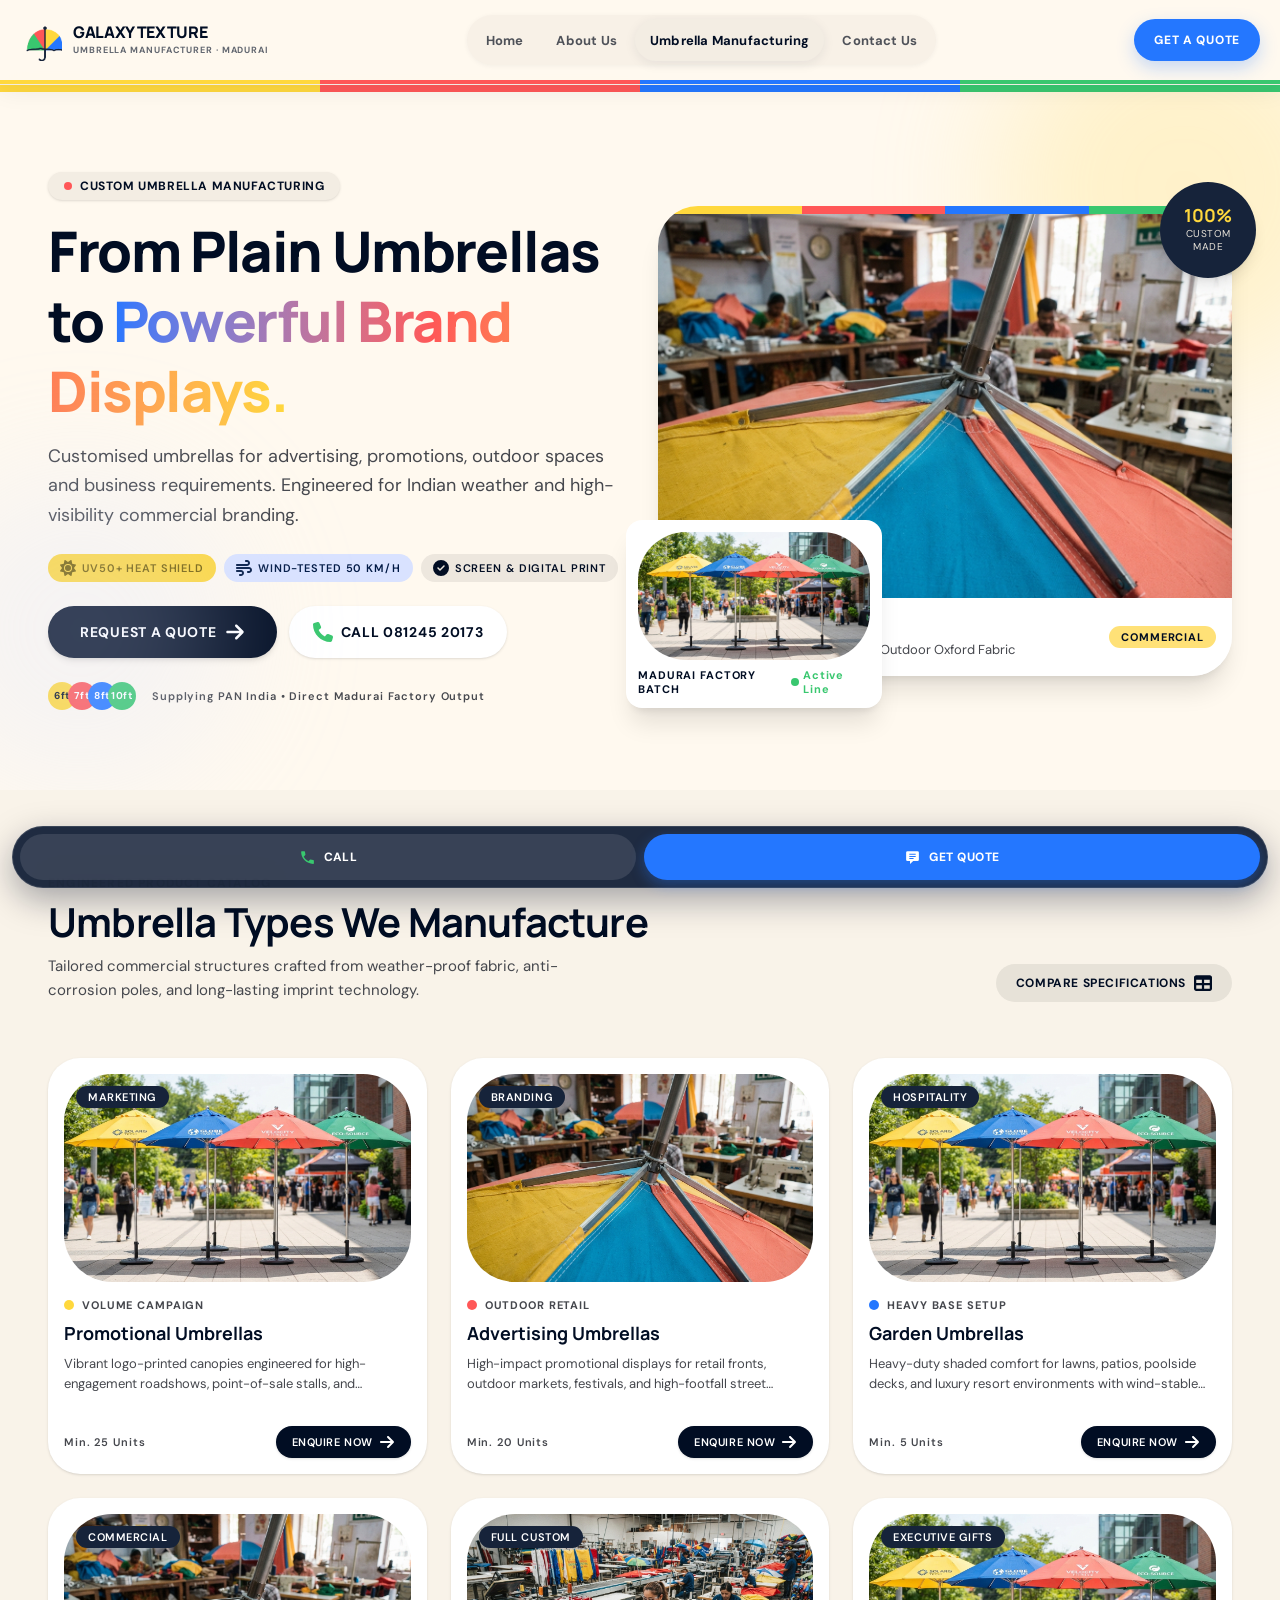
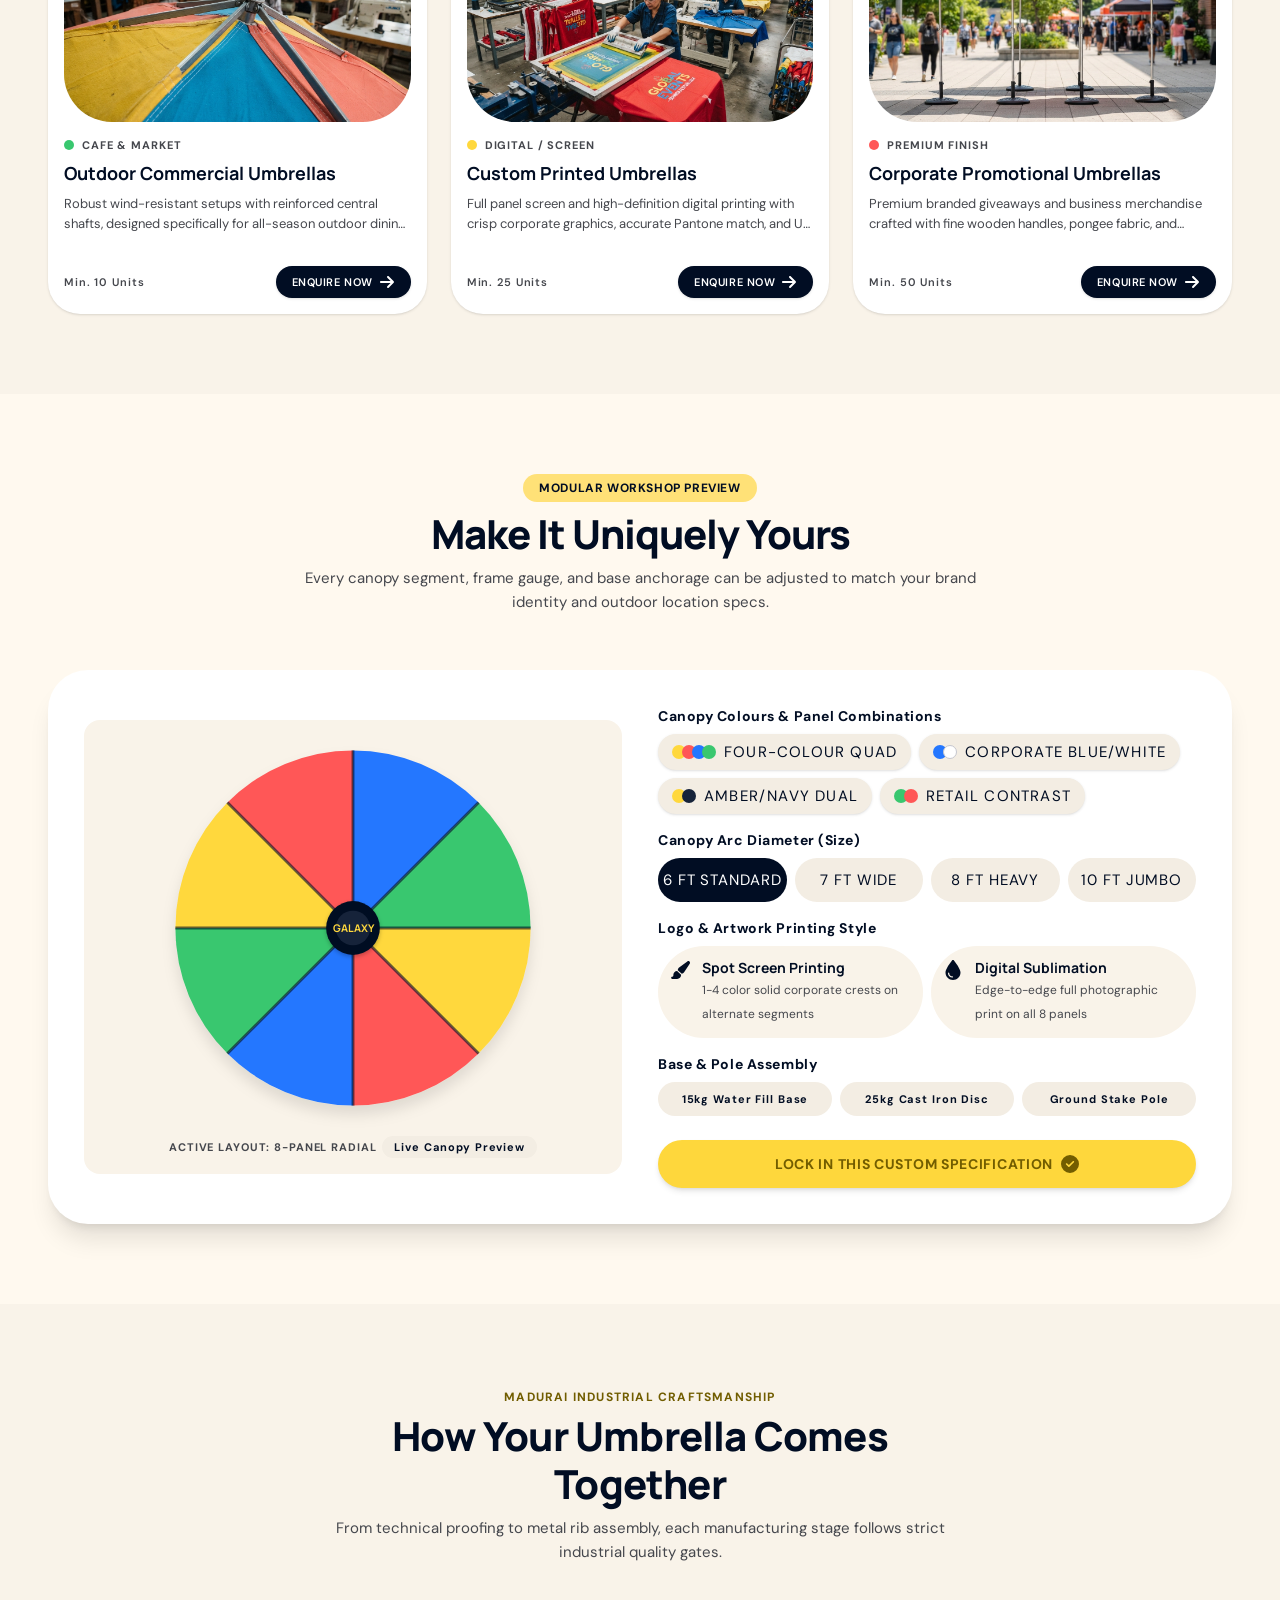
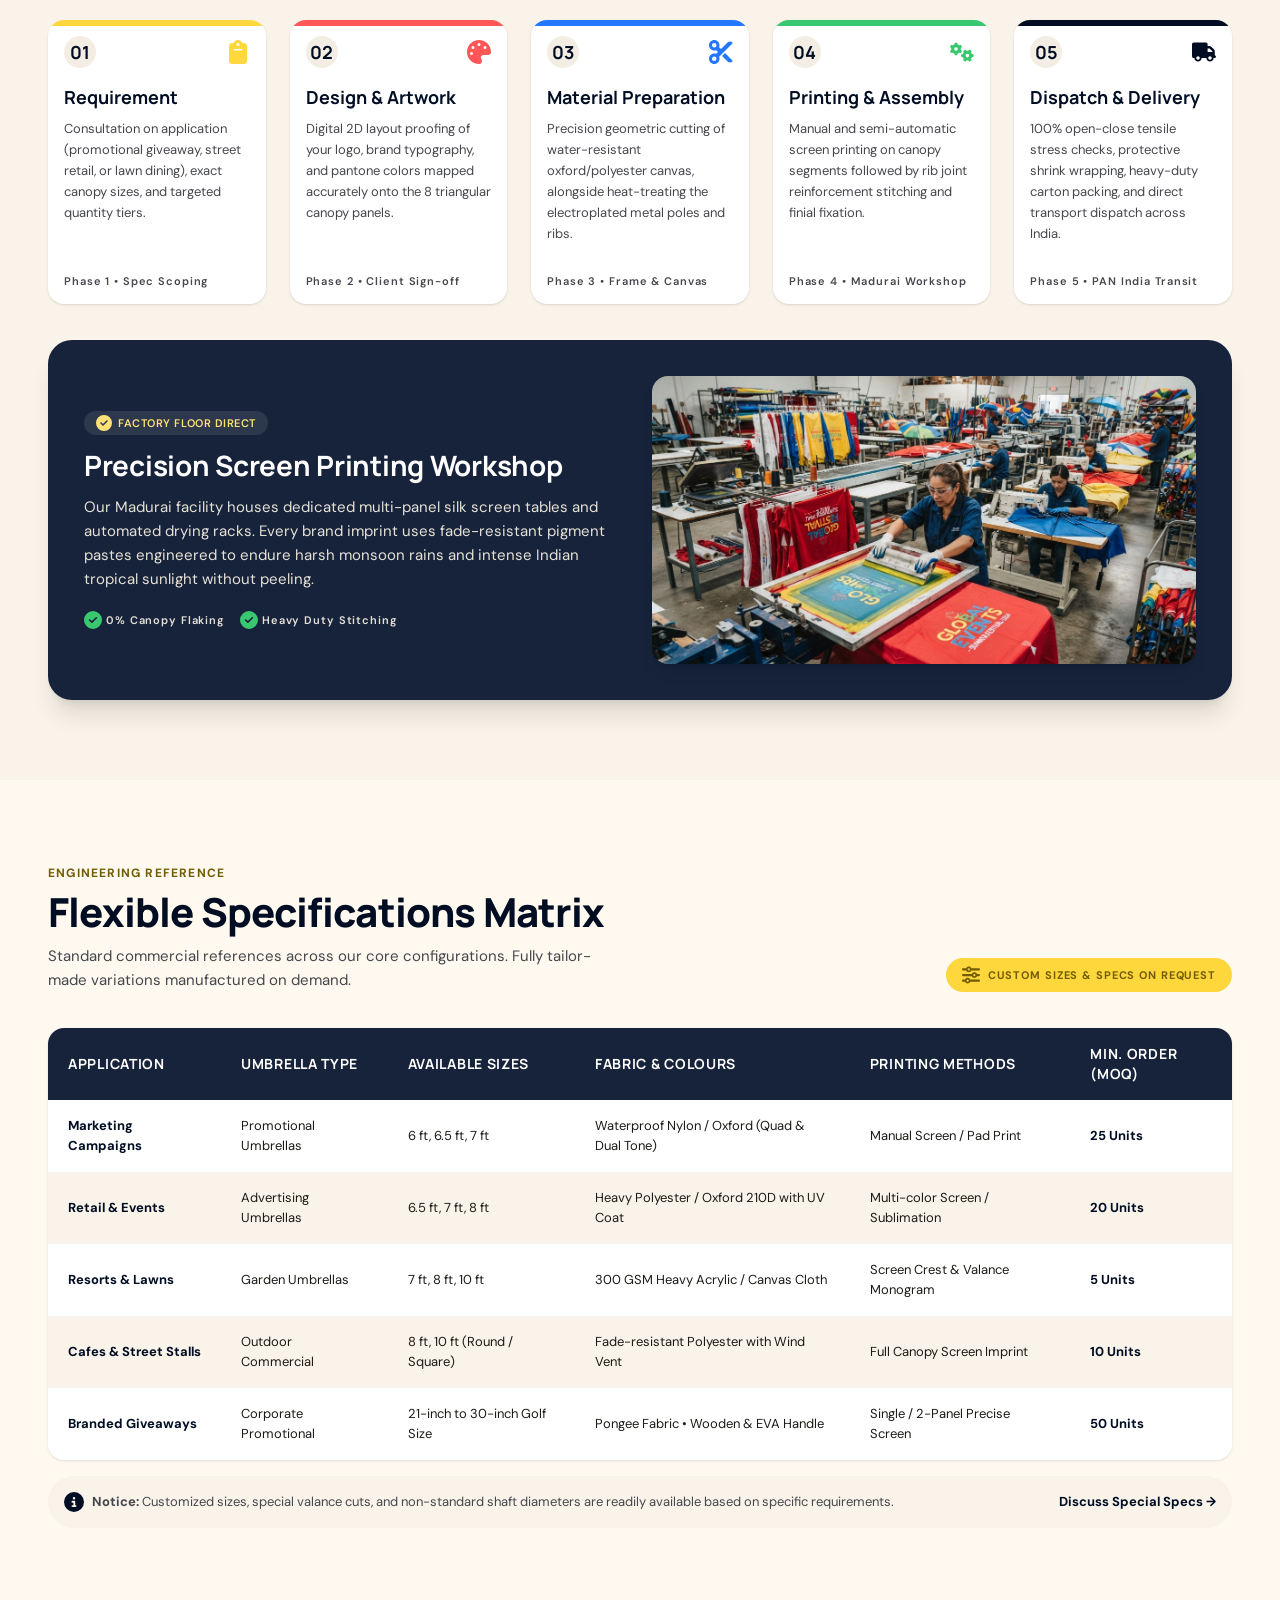
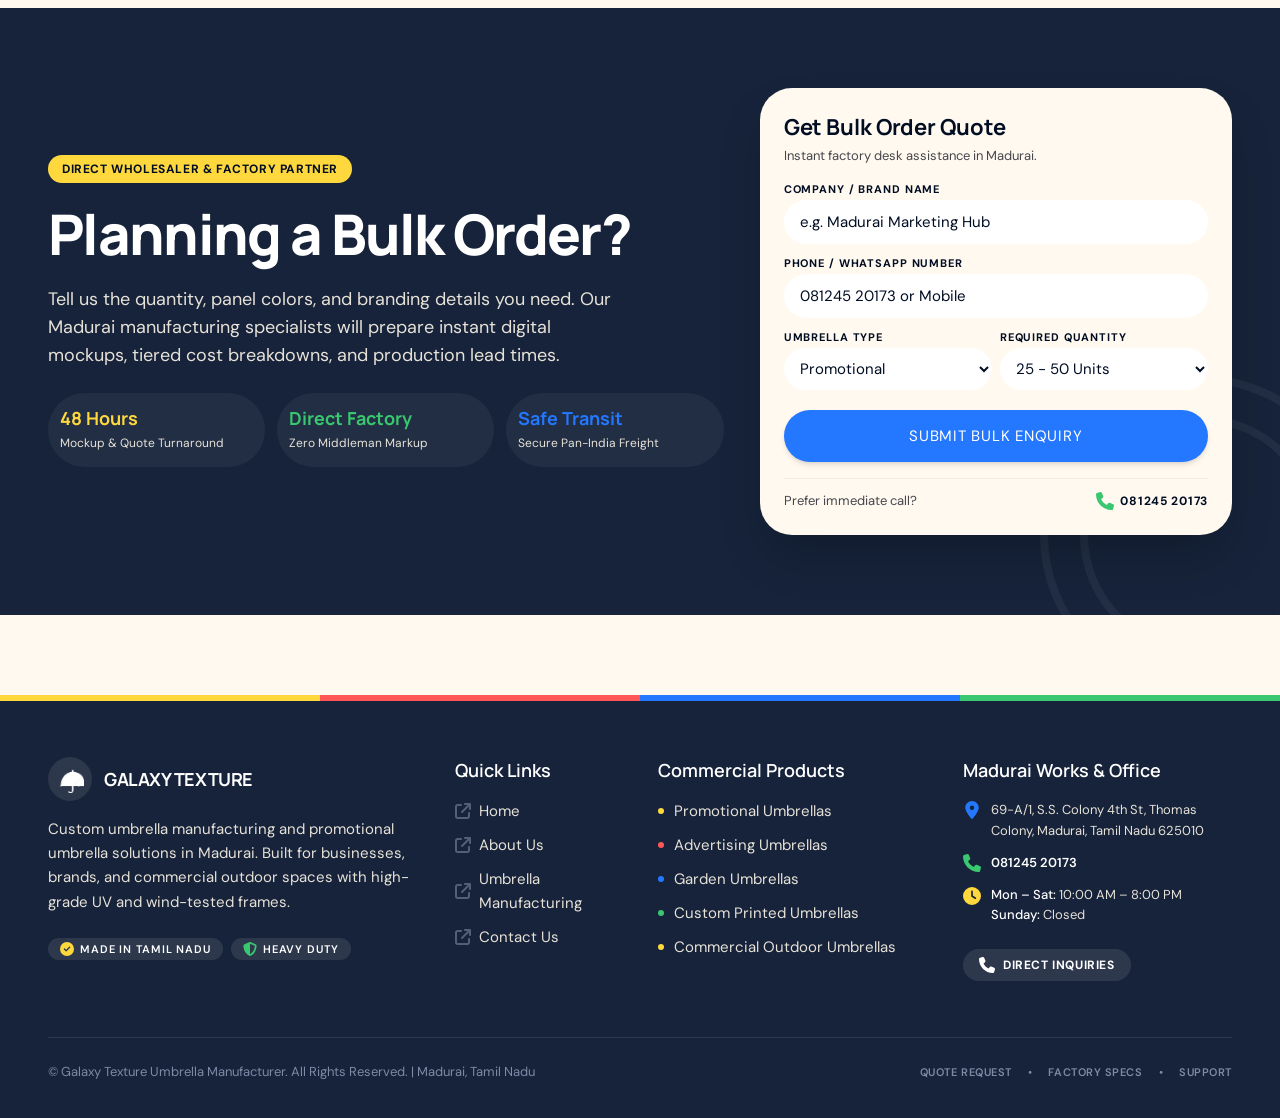
<file: galaxy_texture_website/manufacturing.html>
<!DOCTYPE html>

<html class="scroll-smooth" lang="en"><head><meta charset="utf-8"/><meta content="width=device-width, initial-scale=1.0" name="viewport"/><meta content="web_standard" name="shell-type"/><link href="https://fonts.googleapis.com" rel="preconnect"/><link crossorigin="" href="https://fonts.gstatic.com" rel="preconnect"/><link href="https://fonts.googleapis.com/css2?family=DM+Sans:ital,opsz,wght@0,9..40,100..1000;1,9..40,100..1000&amp;family=Manrope:wght@200..800&amp;display=swap" rel="stylesheet"/>
<style>@layer base{html,body{margin:0;padding:0;}body{overscroll-behavior:none;}main>:first-child{margin-top:0!important;}main>:last-child{margin-bottom:0!important;}}</style><link href="assets/css/tailwind.css" rel="stylesheet"/><title>Umbrella Manufacturing | Galaxy Texture Madurai</title><meta content="Explore promotional, advertising, garden and custom printed umbrella manufacturing options from Galaxy Texture in Madurai." name="description"/><meta content="#FFF9EF" name="theme-color"/><link href="assets/images/galaxy-logo-mark.png" rel="icon"/><link href="assets/css/style.css" rel="stylesheet"/></head><body class="bg-background font-body-md text-body-md text-on-surface antialiased flex flex-col min-h-screen" data-page="manufacturing"><header class="gt-site-header">
  <div class="gt-header-inner">
    <a class="gt-brand" href="index.html" aria-label="Galaxy Texture home">
      <img src="assets/images/galaxy-logo-mark.png" alt="Galaxy Texture Umbrella Manufacturer Logo" />
      <span class="gt-brand-copy"><strong>Galaxy Texture</strong><small>Umbrella Manufacturer · Madurai</small></span>
    </a>
    <nav class="gt-desktop-nav" aria-label="Primary navigation"><a class="gt-nav-link" href="index.html">Home</a><a class="gt-nav-link" href="about.html">About Us</a><a class="gt-nav-link is-active" href="manufacturing.html" aria-current="page">Umbrella Manufacturing</a><a class="gt-nav-link" href="contact.html">Contact Us</a></nav>
    <div class="gt-header-actions">
      <a class="gt-header-phone" href="tel:+918124520173"><svg class="gt-inline-icon" viewBox="0 0 24 24" aria-hidden="true"><path fill="currentColor" d="M6.62 10.79a15.46 15.46 0 0 0 6.59 6.59l2.2-2.2a1 1 0 0 1 1.02-.24c1.12.37 2.33.57 3.57.57a1 1 0 0 1 1 1V20a1 1 0 0 1-1 1C10.61 21 3 13.39 3 4a1 1 0 0 1 1-1h3.5a1 1 0 0 1 1 1c0 1.25.2 2.45.57 3.57a1 1 0 0 1-.25 1.02l-2.2 2.2Z"/></svg><span>081245 20173</span></a>
      <a class="gt-header-quote" href="contact.html#quote-form">Get a Quote</a>
      <a class="gt-header-icon gt-mobile-call" href="tel:+918124520173" aria-label="Call Galaxy Texture"><svg class="gt-inline-icon" viewBox="0 0 24 24" aria-hidden="true"><path fill="currentColor" d="M6.62 10.79a15.46 15.46 0 0 0 6.59 6.59l2.2-2.2a1 1 0 0 1 1.02-.24c1.12.37 2.33.57 3.57.57a1 1 0 0 1 1 1V20a1 1 0 0 1-1 1C10.61 21 3 13.39 3 4a1 1 0 0 1 1-1h3.5a1 1 0 0 1 1 1c0 1.25.2 2.45.57 3.57a1 1 0 0 1-.25 1.02l-2.2 2.2Z"/></svg></a>
      <button class="gt-header-icon gt-menu-toggle" id="mobile-menu-toggle" type="button" aria-controls="mobile-nav-panel" aria-expanded="false" aria-label="Open menu"><svg class="gt-inline-icon" viewBox="0 0 24 24" aria-hidden="true"><path fill="currentColor" d="M4 6.75h16v1.5H4zm0 4.5h16v1.5H4zm0 4.5h16v1.5H4z"/></svg></button>
    </div>
  </div>
  <div class="gt-header-ribbon" aria-hidden="true"><span></span><span></span><span></span><span></span></div>
</header>
<div aria-hidden="true" class="mobile-nav-overlay" id="mobile-nav-overlay">
  <div class="mobile-nav-backdrop" data-mobile-close></div>
  <aside aria-label="Mobile navigation" class="mobile-nav-panel" id="mobile-nav-panel">
    <div class="mobile-nav-head">
      <a class="mobile-brand" href="index.html"><img alt="Galaxy Texture" src="assets/images/galaxy-logo-mark.png"/><span><strong>GALAXY TEXTURE</strong><small>UMBRELLA MANUFACTURER · MADURAI</small></span></a>
      <button aria-label="Close menu" class="mobile-nav-close" data-mobile-close type="button"><svg class="gt-inline-icon" viewBox="0 0 24 24" aria-hidden="true"><path fill="currentColor" d="m6.4 5.34 12.26 12.26-1.06 1.06L5.34 6.4z"/><path fill="currentColor" d="M17.6 5.34 5.34 17.6l1.06 1.06L18.66 6.4z"/></svg></button>
    </div>
    <nav class="mobile-nav-links"><a class="" href="index.html">Home</a><a class="" href="about.html">About Us</a><a class="is-active" href="manufacturing.html" aria-current="page">Umbrella Manufacturing</a><a class="" href="contact.html">Contact Us</a></nav>
    <div class="mobile-nav-cta">
      <a class="mobile-call" href="tel:+918124520173"><svg class="gt-inline-icon" viewBox="0 0 24 24" aria-hidden="true"><path fill="currentColor" d="M6.62 10.79a15.46 15.46 0 0 0 6.59 6.59l2.2-2.2a1 1 0 0 1 1.02-.24c1.12.37 2.33.57 3.57.57a1 1 0 0 1 1 1V20a1 1 0 0 1-1 1C10.61 21 3 13.39 3 4a1 1 0 0 1 1-1h3.5a1 1 0 0 1 1 1c0 1.25.2 2.45.57 3.57a1 1 0 0 1-.25 1.02l-2.2 2.2Z"/></svg><span>081245 20173</span></a>
      <a class="mobile-quote" href="contact.html#quote-form"><svg class="gt-inline-icon" viewBox="0 0 24 24" aria-hidden="true"><path fill="currentColor" d="M5 3h14a2 2 0 0 1 2 2v10a2 2 0 0 1-2 2h-6l-4.5 4v-4H5a2 2 0 0 1-2-2V5a2 2 0 0 1 2-2Zm2.5 5.25h9v-1.5h-9v1.5Zm0 3h9v-1.5h-9v1.5Zm0 3h6v-1.5h-6v1.5Z"/></svg><span>Get A Quote</span></a>
    </div>
    <div class="mobile-nav-address">69-A/1, S.S. Colony 4th St, Thomas Colony, Madurai, Tamil Nadu 625010</div>
  </aside>
</div>
<main class="gt-main w-full pt-20 bg-surface flex-grow"><div class="flex flex-col w-full">
<!-- Top Decorative Canopy Stripe -->
<div class="w-full h-2 flex">
<div class="flex-1 bg-[#FFD83D]"></div>
<div class="flex-1 bg-[#FF5757]"></div>
<div class="flex-1 bg-[#2477FF]"></div>
<div class="flex-1 bg-[#39C76F]"></div>
</div>
<!-- HERO SECTION -->
<section class="relative w-full overflow-hidden bg-surface py-space-xl lg:py-space-3xl">
<!-- Ambient Radial Blur Backdrop -->
<div class="absolute -top-24 -right-24 w-96 h-96 rounded-full bg-secondary-fixed opacity-30 blur-3xl pointer-events-none"></div>
<div class="absolute bottom-0 -left-20 w-80 h-80 rounded-full bg-tertiary-fixed opacity-25 blur-3xl pointer-events-none"></div>
<div class="max-w-7xl mx-auto px-margin-mobile lg:px-margin">
<div class="grid grid-cols-1 lg:grid-cols-12 gap-gutter lg:gap-space-xl items-center">
<!-- Left Text Narrative -->
<div class="lg:col-span-6 flex flex-col items-start space-y-space-md">
<div class="inline-flex items-center gap-2 px-4 py-1.5 rounded-full bg-surface-container text-primary font-label-md text-label-md uppercase tracking-wider shadow-sm">
<span class="w-2 h-2 rounded-full bg-[#FF5757]"></span>
            Custom Umbrella Manufacturing
          </div>
<h1 class="font-display text-headline-xl lg:text-display text-primary leading-tight font-extrabold tracking-tight">
            From Plain Umbrellas to <span class="text-primary bg-gradient-to-r from-[#2477FF] via-[#FF5757] to-[#FFD83D] bg-clip-text text-transparent">Powerful Brand Displays.</span>
</h1>
<p class="font-body-lg text-body-lg text-on-surface-variant max-w-xl leading-relaxed">
            Customised umbrellas for advertising, promotions, outdoor spaces and business requirements. Engineered for Indian weather and high-visibility commercial branding.
          </p>
<!-- Core Capability Badges -->
<div class="flex flex-wrap gap-2 pt-2">
<span class="inline-flex items-center gap-1.5 px-3 py-1.5 rounded-full bg-secondary-container text-on-secondary-container font-label-sm text-label-sm uppercase">
<svg class="gt-icon text-[16px]" viewBox="0 0 512 512" aria-hidden="true" focusable="false"><path fill="currentColor" d="M361.5 1.2c5 2.1 8.6 6.6 9.6 11.9L391 121l107.9 19.8c5.3 1 9.8 4.6 11.9 9.6s1.5 10.7-1.6 15.2L446.9 256l62.3 90.3c3.1 4.5 3.7 10.2 1.6 15.2s-6.6 8.6-11.9 9.6L391 391 371.1 498.9c-1 5.3-4.6 9.8-9.6 11.9s-10.7 1.5-15.2-1.6L256 446.9l-90.3 62.3c-4.5 3.1-10.2 3.7-15.2 1.6s-8.6-6.6-9.6-11.9L121 391 13.1 371.1c-5.3-1-9.8-4.6-11.9-9.6s-1.5-10.7 1.6-15.2L65.1 256 2.8 165.7c-3.1-4.5-3.7-10.2-1.6-15.2s6.6-8.6 11.9-9.6L121 121 140.9 13.1c1-5.3 4.6-9.8 9.6-11.9s10.7-1.5 15.2 1.6L256 65.1 346.3 2.8c4.5-3.1 10.2-3.7 15.2-1.6zM160 256a96 96 0 1 1 192 0 96 96 0 1 1 -192 0zm224 0a128 128 0 1 0 -256 0 128 128 0 1 0 256 0z"></path></svg> UV50+ Heat Shield
            </span>
<span class="inline-flex items-center gap-1.5 px-3 py-1.5 rounded-full bg-tertiary-fixed text-on-tertiary-fixed font-label-sm text-label-sm uppercase">
<svg class="gt-icon text-[16px]" viewBox="0 0 512 512" aria-hidden="true" focusable="false"><path fill="currentColor" d="M288 32c0 17.7 14.3 32 32 32l32 0c17.7 0 32 14.3 32 32s-14.3 32-32 32L32 128c-17.7 0-32 14.3-32 32s14.3 32 32 32l320 0c53 0 96-43 96-96s-43-96-96-96L320 0c-17.7 0-32 14.3-32 32zm64 352c0 17.7 14.3 32 32 32l32 0c53 0 96-43 96-96s-43-96-96-96L32 224c-17.7 0-32 14.3-32 32s14.3 32 32 32l384 0c17.7 0 32 14.3 32 32s-14.3 32-32 32l-32 0c-17.7 0-32 14.3-32 32zM128 512l32 0c53 0 96-43 96-96s-43-96-96-96L32 320c-17.7 0-32 14.3-32 32s14.3 32 32 32l128 0c17.7 0 32 14.3 32 32s-14.3 32-32 32l-32 0c-17.7 0-32 14.3-32 32s14.3 32 32 32z"></path></svg> Wind-Tested 50 km/h
            </span>
<span class="inline-flex items-center gap-1.5 px-3 py-1.5 rounded-full bg-surface-container-high text-primary font-label-sm text-label-sm uppercase">
<svg class="gt-icon text-[16px]" viewBox="0 0 512 512" aria-hidden="true" focusable="false"><path fill="currentColor" d="M256 512A256 256 0 1 0 256 0a256 256 0 1 0 0 512zM369 209L241 337c-9.4 9.4-24.6 9.4-33.9 0l-64-64c-9.4-9.4-9.4-24.6 0-33.9s24.6-9.4 33.9 0l47 47L335 175c9.4-9.4 24.6-9.4 33.9 0s9.4 24.6 0 33.9z"></path></svg> Screen &amp; Digital Print
            </span>
</div>
<!-- CTAs -->
<div class="flex flex-col sm:flex-row items-stretch sm:items-center gap-3 pt-space-sm w-full sm:w-auto">
<a class="inline-flex items-center justify-center gap-2 px-8 py-4 rounded-full bg-primary text-on-primary font-label-lg text-label-lg uppercase tracking-wider shadow-md hover:shadow-xl hover:-translate-y-0.5 transition-all" href="#customizer">
<span>Request A Quote</span>
<svg class="gt-icon text-[20px]" viewBox="0 0 448 512" aria-hidden="true" focusable="false"><path fill="currentColor" d="M438.6 278.6c12.5-12.5 12.5-32.8 0-45.3l-160-160c-12.5-12.5-32.8-12.5-45.3 0s-12.5 32.8 0 45.3L338.8 224 32 224c-17.7 0-32 14.3-32 32s14.3 32 32 32l306.7 0L233.4 393.4c-12.5 12.5-12.5 32.8 0 45.3s32.8 12.5 45.3 0l160-160z"></path></svg>
</a>
<a class="inline-flex items-center justify-center gap-2 px-6 py-4 rounded-full bg-surface-container-lowest text-primary font-label-lg text-label-lg uppercase tracking-wider shadow-sm hover:shadow-md hover:bg-surface-container transition-all" href="tel:+918124520173">
<svg class="gt-icon text-[20px] text-[#39C76F]" viewBox="0 0 512 512" aria-hidden="true" focusable="false"><path fill="currentColor" d="M164.9 24.6c-7.7-18.6-28-28.5-47.4-23.2l-88 24C12.1 30.2 0 46 0 64C0 311.4 200.6 512 448 512c18 0 33.8-12.1 38.6-29.5l24-88c5.3-19.4-4.6-39.7-23.2-47.4l-96-40c-16.3-6.8-35.2-2.1-46.3 11.6L304.7 368C234.3 334.7 177.3 277.7 144 207.3L193.3 167c13.7-11.2 18.4-30 11.6-46.3l-40-96z"></path></svg>
<span>Call 081245 20173</span>
</a>
</div>
<!-- Micro Proof Line -->
<div class="flex items-center gap-4 pt-2 text-on-surface-variant font-label-sm text-label-sm">
<div class="flex -space-x-2">
<span class="w-7 h-7 rounded-full bg-[#FFD83D] flex items-center justify-center text-[10px] font-bold text-primary">6ft</span>
<span class="w-7 h-7 rounded-full bg-[#FF5757] flex items-center justify-center text-[10px] font-bold text-white">7ft</span>
<span class="w-7 h-7 rounded-full bg-[#2477FF] flex items-center justify-center text-[10px] font-bold text-white">8ft</span>
<span class="w-7 h-7 rounded-full bg-[#39C76F] flex items-center justify-center text-[10px] font-bold text-white">10ft</span>
</div>
<span>Supplying PAN India • Direct Madurai Factory Output</span>
</div>
</div>
<!-- Right Hero Visual Composition -->
<div class="lg:col-span-6 relative mt-space-lg lg:mt-0">
<div class="relative mx-auto max-w-lg lg:max-w-none">
<!-- Main Hero Image Frame with Radial Arch Masking -->
<div class="relative z-10 rounded-[2.5rem] overflow-hidden shadow-xl bg-surface-container-lowest">
<div class="h-2 w-full flex">
<div class="flex-1 bg-[#FFD83D]"></div>
<div class="flex-1 bg-[#FF5757]"></div>
<div class="flex-1 bg-[#2477FF]"></div>
<div class="flex-1 bg-[#39C76F]"></div>
</div>
<img alt="Close-up of multi-color outdoor commercial umbrella manufactured by Galaxy Texture Madurai" class="w-full h-80 sm:h-96 object-cover" decoding="async" src="assets/images/umbrella-workshop-closeup.png"/>
<!-- Bottom Overlaid Factoid -->
<div class="p-space-md bg-surface-container-lowest flex items-center justify-between gap-4">
<div>
<p class="font-headline-sm text-headline-sm text-primary font-bold">Heavy-Duty Framework</p>
<p class="font-body-sm text-body-sm text-on-surface-variant">Reinforced MS Ribs • High-Tension Outdoor Oxford Fabric</p>
</div>
<span class="px-3 py-1 rounded-full bg-secondary-fixed text-primary font-label-sm text-label-sm font-bold uppercase">Commercial</span>
</div>
</div>
<!-- Floating Secondary Accent Card -->
<div class="hidden sm:block absolute -bottom-8 -left-8 z-20 w-64 rounded-2xl p-3 bg-surface-container-lowest shadow-xl backdrop-blur-md">
<img alt="Finished promotional umbrella cluster by Galaxy Texture" class="w-full h-32 object-cover rounded-xl mb-2" decoding="async" loading="lazy" src="assets/images/promotional-umbrellas.png"/>
<div class="flex items-center justify-between">
<span class="font-label-sm text-label-sm font-bold text-primary uppercase">Madurai Factory Batch</span>
<span class="font-label-sm text-label-sm text-[#39C76F] font-bold flex items-center gap-1">
<span class="w-2 h-2 rounded-full bg-[#39C76F] animate-pulse"></span> Active Line
                </span>
</div>
</div>
<!-- Geometric Decorative Radial Badge -->
<div class="gt-manufacturing-badge absolute -top-6 -right-6 z-20 w-24 h-24 rounded-full bg-primary-container text-white p-3 flex flex-col items-center justify-center text-center shadow-lg">
<span class="font-headline-sm text-headline-sm font-bold text-[#FFD83D] leading-none">100%</span>
<span class="font-label-sm text-[10px] uppercase tracking-wider text-surface-variant leading-tight mt-1">Custom Made</span>
</div>
</div>
</div>
</div>
</div>
</section>
<!-- SECTION 2: UMBRELLA TYPES WE MANUFACTURE (6 Grid Cards) -->
<section class="w-full py-space-3xl bg-surface-container-low">
<div class="max-w-7xl mx-auto px-margin-mobile lg:px-margin">
<!-- Section Header -->
<div class="flex flex-col md:flex-row md:items-end justify-between mb-space-2xl gap-4">
<div>
<span class="font-label-md text-label-md text-secondary font-bold uppercase tracking-widest">Engineered Product Catalog</span>
<h2 class="font-headline-xl text-headline-xl text-primary font-bold mt-1">Umbrella Types We Manufacture</h2>
<p class="font-body-md text-body-md text-on-surface-variant max-w-xl mt-2">
            Tailored commercial structures crafted from weather-proof fabric, anti-corrosion poles, and long-lasting imprint technology.
          </p>
</div>
<a class="inline-flex items-center gap-2 px-5 py-2.5 rounded-full bg-surface-container-highest text-primary font-label-md text-label-md uppercase tracking-wider hover:bg-surface-container transition-colors" href="#matrix">
<span>Compare Specifications</span>
<svg class="gt-icon text-[18px]" viewBox="0 0 512 512" aria-hidden="true" focusable="false"><path fill="currentColor" d="M64 256l0-96 160 0 0 96L64 256zm0 64l160 0 0 96L64 416l0-96zm224 96l0-96 160 0 0 96-160 0zM448 256l-160 0 0-96 160 0 0 96zM64 32C28.7 32 0 60.7 0 96L0 416c0 35.3 28.7 64 64 64l384 0c35.3 0 64-28.7 64-64l0-320c0-35.3-28.7-64-64-64L64 32z"></path></svg>
</a>
</div>
<!-- 6 Grid Cards -->
<div class="grid grid-cols-1 md:grid-cols-2 lg:grid-cols-3 gap-gutter">
<!-- Card 1 -->
<div class="group bg-surface-container-lowest rounded-lg p-space-md shadow-sm hover:shadow-xl hover:-translate-y-1 transition-all flex flex-col justify-between">
<div>
<div class="relative overflow-hidden rounded-xl h-52 mb-4 bg-surface-container">
<img alt="Promotional Umbrellas by Galaxy Texture" class="w-full h-full object-cover group-hover:scale-105 transition-transform duration-500" decoding="async" loading="lazy" src="assets/images/promotional-umbrellas.png"/>
<span class="absolute top-3 left-3 px-3 py-1 rounded-full bg-primary-container text-white font-label-sm text-label-sm uppercase tracking-wider">
                Marketing
              </span>
</div>
<div class="flex items-center gap-2 mb-2">
<span class="w-2.5 h-2.5 rounded-full bg-[#FFD83D]"></span>
<span class="font-label-sm text-label-sm text-on-surface-variant uppercase font-bold">Volume Campaign</span>
</div>
<h3 class="font-headline-sm text-headline-sm text-primary font-bold mb-2">Promotional Umbrellas</h3>
<p class="font-body-sm text-body-sm text-on-surface-variant line-clamp-2 mb-4">
              Vibrant logo-printed canopies engineered for high-engagement roadshows, point-of-sale stalls, and countrywide brand marketing campaigns.
            </p>
</div>
<div class="pt-4 flex items-center justify-between">
<span class="font-label-sm text-label-sm text-on-surface-variant">Min. 25 Units</span>
<a class="inline-flex items-center gap-1.5 px-4 py-2 rounded-full bg-primary text-on-primary font-label-sm text-label-sm uppercase tracking-wider shadow-sm hover:bg-primary-container transition-colors" href="#customizer">
<span>Enquire Now</span>
<svg class="gt-icon text-[16px]" viewBox="0 0 448 512" aria-hidden="true" focusable="false"><path fill="currentColor" d="M438.6 278.6c12.5-12.5 12.5-32.8 0-45.3l-160-160c-12.5-12.5-32.8-12.5-45.3 0s-12.5 32.8 0 45.3L338.8 224 32 224c-17.7 0-32 14.3-32 32s14.3 32 32 32l306.7 0L233.4 393.4c-12.5 12.5-12.5 32.8 0 45.3s32.8 12.5 45.3 0l160-160z"></path></svg>
</a>
</div>
</div>
<!-- Card 2 -->
<div class="group bg-surface-container-lowest rounded-lg p-space-md shadow-sm hover:shadow-xl hover:-translate-y-1 transition-all flex flex-col justify-between">
<div>
<div class="relative overflow-hidden rounded-xl h-52 mb-4 bg-surface-container">
<img alt="Advertising Umbrellas by Galaxy Texture" class="w-full h-full object-cover group-hover:scale-105 transition-transform duration-500" decoding="async" loading="lazy" src="assets/images/umbrella-workshop-closeup.png"/>
<span class="absolute top-3 left-3 px-3 py-1 rounded-full bg-primary-container text-white font-label-sm text-label-sm uppercase tracking-wider">
                Branding
              </span>
</div>
<div class="flex items-center gap-2 mb-2">
<span class="w-2.5 h-2.5 rounded-full bg-[#FF5757]"></span>
<span class="font-label-sm text-label-sm text-on-surface-variant uppercase font-bold">Outdoor Retail</span>
</div>
<h3 class="font-headline-sm text-headline-sm text-primary font-bold mb-2">Advertising Umbrellas</h3>
<p class="font-body-sm text-body-sm text-on-surface-variant line-clamp-2 mb-4">
              High-impact promotional displays for retail fronts, outdoor markets, festivals, and high-footfall street distribution spots.
            </p>
</div>
<div class="pt-4 flex items-center justify-between">
<span class="font-label-sm text-label-sm text-on-surface-variant">Min. 20 Units</span>
<a class="inline-flex items-center gap-1.5 px-4 py-2 rounded-full bg-primary text-on-primary font-label-sm text-label-sm uppercase tracking-wider shadow-sm hover:bg-primary-container transition-colors" href="#customizer">
<span>Enquire Now</span>
<svg class="gt-icon text-[16px]" viewBox="0 0 448 512" aria-hidden="true" focusable="false"><path fill="currentColor" d="M438.6 278.6c12.5-12.5 12.5-32.8 0-45.3l-160-160c-12.5-12.5-32.8-12.5-45.3 0s-12.5 32.8 0 45.3L338.8 224 32 224c-17.7 0-32 14.3-32 32s14.3 32 32 32l306.7 0L233.4 393.4c-12.5 12.5-12.5 32.8 0 45.3s32.8 12.5 45.3 0l160-160z"></path></svg>
</a>
</div>
</div>
<!-- Card 3 -->
<div class="group bg-surface-container-lowest rounded-lg p-space-md shadow-sm hover:shadow-xl hover:-translate-y-1 transition-all flex flex-col justify-between">
<div>
<div class="relative overflow-hidden rounded-xl h-52 mb-4 bg-surface-container">
<img alt="Garden Umbrellas by Galaxy Texture" class="w-full h-full object-cover group-hover:scale-105 transition-transform duration-500" decoding="async" loading="lazy" src="assets/images/promotional-umbrellas.png"/>
<span class="absolute top-3 left-3 px-3 py-1 rounded-full bg-primary-container text-white font-label-sm text-label-sm uppercase tracking-wider">
                Hospitality
              </span>
</div>
<div class="flex items-center gap-2 mb-2">
<span class="w-2.5 h-2.5 rounded-full bg-[#2477FF]"></span>
<span class="font-label-sm text-label-sm text-on-surface-variant uppercase font-bold">Heavy Base Setup</span>
</div>
<h3 class="font-headline-sm text-headline-sm text-primary font-bold mb-2">Garden Umbrellas</h3>
<p class="font-body-sm text-body-sm text-on-surface-variant line-clamp-2 mb-4">
              Heavy-duty shaded comfort for lawns, patios, poolside decks, and luxury resort environments with wind-stable weighted pedestals.
            </p>
</div>
<div class="pt-4 flex items-center justify-between">
<span class="font-label-sm text-label-sm text-on-surface-variant">Min. 5 Units</span>
<a class="inline-flex items-center gap-1.5 px-4 py-2 rounded-full bg-primary text-on-primary font-label-sm text-label-sm uppercase tracking-wider shadow-sm hover:bg-primary-container transition-colors" href="#customizer">
<span>Enquire Now</span>
<svg class="gt-icon text-[16px]" viewBox="0 0 448 512" aria-hidden="true" focusable="false"><path fill="currentColor" d="M438.6 278.6c12.5-12.5 12.5-32.8 0-45.3l-160-160c-12.5-12.5-32.8-12.5-45.3 0s-12.5 32.8 0 45.3L338.8 224 32 224c-17.7 0-32 14.3-32 32s14.3 32 32 32l306.7 0L233.4 393.4c-12.5 12.5-12.5 32.8 0 45.3s32.8 12.5 45.3 0l160-160z"></path></svg>
</a>
</div>
</div>
<!-- Card 4 -->
<div class="group bg-surface-container-lowest rounded-lg p-space-md shadow-sm hover:shadow-xl hover:-translate-y-1 transition-all flex flex-col justify-between">
<div>
<div class="relative overflow-hidden rounded-xl h-52 mb-4 bg-surface-container">
<img alt="Outdoor Commercial Umbrellas by Galaxy Texture" class="w-full h-full object-cover group-hover:scale-105 transition-transform duration-500" decoding="async" loading="lazy" src="assets/images/umbrella-workshop-closeup.png"/>
<span class="absolute top-3 left-3 px-3 py-1 rounded-full bg-primary-container text-white font-label-sm text-label-sm uppercase tracking-wider">
                Commercial
              </span>
</div>
<div class="flex items-center gap-2 mb-2">
<span class="w-2.5 h-2.5 rounded-full bg-[#39C76F]"></span>
<span class="font-label-sm text-label-sm text-on-surface-variant uppercase font-bold">Cafe &amp; Market</span>
</div>
<h3 class="font-headline-sm text-headline-sm text-primary font-bold mb-2">Outdoor Commercial Umbrellas</h3>
<p class="font-body-sm text-body-sm text-on-surface-variant line-clamp-2 mb-4">
              Robust wind-resistant setups with reinforced central shafts, designed specifically for all-season outdoor dining and busy commercial markets.
            </p>
</div>
<div class="pt-4 flex items-center justify-between">
<span class="font-label-sm text-label-sm text-on-surface-variant">Min. 10 Units</span>
<a class="inline-flex items-center gap-1.5 px-4 py-2 rounded-full bg-primary text-on-primary font-label-sm text-label-sm uppercase tracking-wider shadow-sm hover:bg-primary-container transition-colors" href="#customizer">
<span>Enquire Now</span>
<svg class="gt-icon text-[16px]" viewBox="0 0 448 512" aria-hidden="true" focusable="false"><path fill="currentColor" d="M438.6 278.6c12.5-12.5 12.5-32.8 0-45.3l-160-160c-12.5-12.5-32.8-12.5-45.3 0s-12.5 32.8 0 45.3L338.8 224 32 224c-17.7 0-32 14.3-32 32s14.3 32 32 32l306.7 0L233.4 393.4c-12.5 12.5-12.5 32.8 0 45.3s32.8 12.5 45.3 0l160-160z"></path></svg>
</a>
</div>
</div>
<!-- Card 5 -->
<div class="group bg-surface-container-lowest rounded-lg p-space-md shadow-sm hover:shadow-xl hover:-translate-y-1 transition-all flex flex-col justify-between">
<div>
<div class="relative overflow-hidden rounded-xl h-52 mb-4 bg-surface-container">
<img alt="Custom Printed Umbrellas factory line" class="w-full h-full object-cover group-hover:scale-105 transition-transform duration-500" decoding="async" loading="lazy" src="assets/images/umbrella-printing-workshop.png"/>
<span class="absolute top-3 left-3 px-3 py-1 rounded-full bg-primary-container text-white font-label-sm text-label-sm uppercase tracking-wider">
                Full Custom
              </span>
</div>
<div class="flex items-center gap-2 mb-2">
<span class="w-2.5 h-2.5 rounded-full bg-[#FFD83D]"></span>
<span class="font-label-sm text-label-sm text-on-surface-variant uppercase font-bold">Digital / Screen</span>
</div>
<h3 class="font-headline-sm text-headline-sm text-primary font-bold mb-2">Custom Printed Umbrellas</h3>
<p class="font-body-sm text-body-sm text-on-surface-variant line-clamp-2 mb-4">
              Full panel screen and high-definition digital printing with crisp corporate graphics, accurate Pantone match, and UV fade-lock inks.
            </p>
</div>
<div class="pt-4 flex items-center justify-between">
<span class="font-label-sm text-label-sm text-on-surface-variant">Min. 25 Units</span>
<a class="inline-flex items-center gap-1.5 px-4 py-2 rounded-full bg-primary text-on-primary font-label-sm text-label-sm uppercase tracking-wider shadow-sm hover:bg-primary-container transition-colors" href="#customizer">
<span>Enquire Now</span>
<svg class="gt-icon text-[16px]" viewBox="0 0 448 512" aria-hidden="true" focusable="false"><path fill="currentColor" d="M438.6 278.6c12.5-12.5 12.5-32.8 0-45.3l-160-160c-12.5-12.5-32.8-12.5-45.3 0s-12.5 32.8 0 45.3L338.8 224 32 224c-17.7 0-32 14.3-32 32s14.3 32 32 32l306.7 0L233.4 393.4c-12.5 12.5-12.5 32.8 0 45.3s32.8 12.5 45.3 0l160-160z"></path></svg>
</a>
</div>
</div>
<!-- Card 6 -->
<div class="group bg-surface-container-lowest rounded-lg p-space-md shadow-sm hover:shadow-xl hover:-translate-y-1 transition-all flex flex-col justify-between">
<div>
<div class="relative overflow-hidden rounded-xl h-52 mb-4 bg-surface-container">
<img alt="Corporate Promotional Umbrellas" class="w-full h-full object-cover group-hover:scale-105 transition-transform duration-500" decoding="async" loading="lazy" src="assets/images/promotional-umbrellas.png"/>
<span class="absolute top-3 left-3 px-3 py-1 rounded-full bg-primary-container text-white font-label-sm text-label-sm uppercase tracking-wider">
                Executive Gifts
              </span>
</div>
<div class="flex items-center gap-2 mb-2">
<span class="w-2.5 h-2.5 rounded-full bg-[#FF5757]"></span>
<span class="font-label-sm text-label-sm text-on-surface-variant uppercase font-bold">Premium Finish</span>
</div>
<h3 class="font-headline-sm text-headline-sm text-primary font-bold mb-2">Corporate Promotional Umbrellas</h3>
<p class="font-body-sm text-body-sm text-on-surface-variant line-clamp-2 mb-4">
              Premium branded giveaways and business merchandise crafted with fine wooden handles, pongee fabric, and custom branded carry sleeves.
            </p>
</div>
<div class="pt-4 flex items-center justify-between">
<span class="font-label-sm text-label-sm text-on-surface-variant">Min. 50 Units</span>
<a class="inline-flex items-center gap-1.5 px-4 py-2 rounded-full bg-primary text-on-primary font-label-sm text-label-sm uppercase tracking-wider shadow-sm hover:bg-primary-container transition-colors" href="#customizer">
<span>Enquire Now</span>
<svg class="gt-icon text-[16px]" viewBox="0 0 448 512" aria-hidden="true" focusable="false"><path fill="currentColor" d="M438.6 278.6c12.5-12.5 12.5-32.8 0-45.3l-160-160c-12.5-12.5-32.8-12.5-45.3 0s-12.5 32.8 0 45.3L338.8 224 32 224c-17.7 0-32 14.3-32 32s14.3 32 32 32l306.7 0L233.4 393.4c-12.5 12.5-12.5 32.8 0 45.3s32.8 12.5 45.3 0l160-160z"></path></svg>
</a>
</div>
</div>
</div>
</div>
</section>
<!-- SECTION 3: INTERACTIVE-STYLE CUSTOMISATION SHOWCASE ("Make It Uniquely Yours") -->
<section class="w-full py-space-3xl bg-surface" id="customizer">
<div class="max-w-7xl mx-auto px-margin-mobile lg:px-margin">
<!-- Intro Header -->
<div class="text-center max-w-2xl mx-auto mb-space-2xl">
<span class="inline-block px-4 py-1.5 rounded-full bg-secondary-fixed text-primary font-label-md text-label-md uppercase tracking-wider font-bold mb-2">
          Modular Workshop Preview
        </span>
<h2 class="font-headline-xl text-headline-xl text-primary font-extrabold tracking-tight">Make It Uniquely Yours</h2>
<p class="font-body-md text-body-md text-on-surface-variant mt-2">
          Every canopy segment, frame gauge, and base anchorage can be adjusted to match your brand identity and outdoor location specs.
        </p>
</div>
<!-- Configurator Hub Container -->
<div class="gt-customizer-shell bg-surface-container-lowest rounded-[2.5rem] p-space-md md:p-space-xl shadow-xl">
<div class="grid grid-cols-1 lg:grid-cols-12 gap-gutter lg:gap-space-xl items-center">
<!-- Left: Visual 8-Segment Canopy Mockup SVG -->
<div class="lg:col-span-6 flex flex-col items-center justify-center p-space-md bg-surface-container-low rounded-2xl relative">
<div class="w-full max-w-sm aspect-square relative flex items-center justify-center">
<!-- Radial 8-segment Umbrella SVG -->
<svg class="w-full h-full drop-shadow-xl transition-all duration-300" id="canopy-svg" viewbox="0 0 400 400">
<defs>
<filter height="140%" id="rib-shadow" width="140%" x="-20%" y="-20%">
<fedropshadow dx="0" dy="2" flood-opacity="0.25" stddeviation="2"></fedropshadow>
</filter>
</defs>
<!-- Central Disc -->
<circle cx="200" cy="200" fill="#f3ede3" r="185"></circle>
<!-- 8 Alternating Panels -->
<!-- Panel 1 (0 to 45 deg) -->
<path class="transition-colors duration-200 cursor-pointer" d="M200,200 L385,200 A185,185 0 0,1 330.8,330.8 Z" fill="#FFD83D" id="panel-0"></path>
<!-- Panel 2 (45 to 90 deg) -->
<path class="transition-colors duration-200 cursor-pointer" d="M200,200 L330.8,330.8 A185,185 0 0,1 200,385 Z" fill="#FF5757" id="panel-1"></path>
<!-- Panel 3 (90 to 135 deg) -->
<path class="transition-colors duration-200 cursor-pointer" d="M200,200 L200,385 A185,185 0 0,1 69.2,330.8 Z" fill="#2477FF" id="panel-2"></path>
<!-- Panel 4 (135 to 180 deg) -->
<path class="transition-colors duration-200 cursor-pointer" d="M200,200 L69.2,330.8 A185,185 0 0,1 15,200 Z" fill="#39C76F" id="panel-3"></path>
<!-- Panel 5 (180 to 225 deg) -->
<path class="transition-colors duration-200 cursor-pointer" d="M200,200 L15,200 A185,185 0 0,1 69.2,69.2 Z" fill="#FFD83D" id="panel-4"></path>
<!-- Panel 6 (225 to 270 deg) -->
<path class="transition-colors duration-200 cursor-pointer" d="M200,200 L69.2,69.2 A185,185 0 0,1 200,15 Z" fill="#FF5757" id="panel-5"></path>
<!-- Panel 7 (270 to 315 deg) -->
<path class="transition-colors duration-200 cursor-pointer" d="M200,200 L200,15 A185,185 0 0,1 330.8,69.2 Z" fill="#2477FF" id="panel-6"></path>
<!-- Panel 8 (315 to 360 deg) -->
<path class="transition-colors duration-200 cursor-pointer" d="M200,200 L330.8,69.2 A185,185 0 0,1 385,200 Z" fill="#39C76F" id="panel-7"></path>
<!-- Metal Rib Lines -->
<line opacity="0.6" stroke="#010D23" stroke-width="3" x1="200" x2="385" y1="200" y2="200"></line>
<line opacity="0.6" stroke="#010D23" stroke-width="3" x1="200" x2="330.8" y1="200" y2="330.8"></line>
<line opacity="0.6" stroke="#010D23" stroke-width="3" x1="200" x2="200" y1="200" y2="385"></line>
<line opacity="0.6" stroke="#010D23" stroke-width="3" x1="200" x2="69.2" y1="200" y2="330.8"></line>
<line opacity="0.6" stroke="#010D23" stroke-width="3" x1="200" x2="15" y1="200" y2="200"></line>
<line opacity="0.6" stroke="#010D23" stroke-width="3" x1="200" x2="69.2" y1="200" y2="69.2"></line>
<line opacity="0.6" stroke="#010D23" stroke-width="3" x1="200" x2="200" y1="200" y2="15"></line>
<line opacity="0.6" stroke="#010D23" stroke-width="3" x1="200" x2="330.8" y1="200" y2="69.2"></line>
<!-- Center Cap (Finial Hub) -->
<circle cx="200" cy="200" fill="#010D23" filter="url(#rib-shadow)" r="28"></circle>
<circle cx="200" cy="200" fill="#16233A" r="18"></circle>
<text fill="#FFD83D" font-family="Manrope" font-size="11" font-weight="bold" text-anchor="middle" x="200" y="204">GALAXY</text>
</svg>
</div>
<div class="gt-preview-meta mt-4 flex items-center justify-between w-full max-w-sm px-2">
<span class="font-label-sm text-label-sm text-on-surface-variant uppercase font-bold">Active Layout: 8-Panel Radial</span>
<span class="font-label-sm text-label-sm text-primary bg-surface-container px-3 py-1 rounded-full font-bold">Live Canopy Preview</span>
</div>
</div>
<!-- Right: Customisation Selector Controls -->
<div class="lg:col-span-6 flex flex-col space-y-space-md">
<!-- 1. Color Palette Presets -->
<div>
<label class="font-label-lg text-label-lg text-primary block mb-2">Canopy Colours &amp; Panel Combinations</label>
<div class="flex flex-wrap items-center gap-2">
<button class="palette-btn active px-3.5 py-1.5 rounded-full bg-surface-container text-primary font-label-sm text-label-sm uppercase flex items-center gap-2 shadow-sm hover:shadow transition-all" onclick="setPalette(['#FFD83D','#FF5757','#2477FF','#39C76F'])" type="button">
<span class="flex -space-x-1">
<span class="w-3.5 h-3.5 rounded-full bg-[#FFD83D]"></span>
<span class="w-3.5 h-3.5 rounded-full bg-[#FF5757]"></span>
<span class="w-3.5 h-3.5 rounded-full bg-[#2477FF]"></span>
<span class="w-3.5 h-3.5 rounded-full bg-[#39C76F]"></span>
</span>
<span>Four-Colour Quad</span>
</button>
<button class="palette-btn px-3.5 py-1.5 rounded-full bg-surface-container text-primary font-label-sm text-label-sm uppercase flex items-center gap-2 shadow-sm hover:shadow transition-all" onclick="setPalette(['#2477FF','#FFFFFF','#2477FF','#FFFFFF'])" type="button">
<span class="flex -space-x-1">
<span class="w-3.5 h-3.5 rounded-full bg-[#2477FF]"></span>
<span class="w-3.5 h-3.5 rounded-full bg-white border border-outline-variant"></span>
</span>
<span>Corporate Blue/White</span>
</button>
<button class="palette-btn px-3.5 py-1.5 rounded-full bg-surface-container text-primary font-label-sm text-label-sm uppercase flex items-center gap-2 shadow-sm hover:shadow transition-all" onclick="setPalette(['#FFD83D','#16233A','#FFD83D','#16233A'])" type="button">
<span class="flex -space-x-1">
<span class="w-3.5 h-3.5 rounded-full bg-[#FFD83D]"></span>
<span class="w-3.5 h-3.5 rounded-full bg-[#16233A]"></span>
</span>
<span>Amber/Navy Dual</span>
</button>
<button class="palette-btn px-3.5 py-1.5 rounded-full bg-surface-container text-primary font-label-sm text-label-sm uppercase flex items-center gap-2 shadow-sm hover:shadow transition-all" onclick="setPalette(['#39C76F','#FF5757','#39C76F','#FF5757'])" type="button">
<span class="flex -space-x-1">
<span class="w-3.5 h-3.5 rounded-full bg-[#39C76F]"></span>
<span class="w-3.5 h-3.5 rounded-full bg-[#FF5757]"></span>
</span>
<span>Retail Contrast</span>
</button>
</div>
</div>
<!-- 2. Umbrella Size -->
<div>
<label class="font-label-lg text-label-lg text-primary block mb-2">Canopy Arc Diameter (Size)</label>
<div class="gt-size-grid grid grid-cols-4 gap-2">
<button class="size-pill active py-2.5 rounded-xl bg-primary text-white font-label-md text-label-md uppercase text-center transition-all" type="button">6 Ft Standard</button>
<button class="size-pill py-2.5 rounded-xl bg-surface-container text-primary font-label-md text-label-md uppercase text-center transition-all hover:bg-surface-container-high" type="button">7 Ft Wide</button>
<button class="size-pill py-2.5 rounded-xl bg-surface-container text-primary font-label-md text-label-md uppercase text-center transition-all hover:bg-surface-container-high" type="button">8 Ft Heavy</button>
<button class="size-pill py-2.5 rounded-xl bg-surface-container text-primary font-label-md text-label-md uppercase text-center transition-all hover:bg-surface-container-high" type="button">10 Ft Jumbo</button>
</div>
</div>
<!-- 3. Logo & Artwork Print Mode -->
<div>
<label class="font-label-lg text-label-lg text-primary block mb-2">Logo &amp; Artwork Printing Style</label>
<div class="grid grid-cols-1 sm:grid-cols-2 gap-2">
<div class="p-3 rounded-xl bg-surface-container-low flex items-start gap-3 cursor-pointer hover:bg-surface-container transition-colors">
<svg class="gt-icon text-primary text-[20px] mt-0.5" viewBox="0 0 576 512" aria-hidden="true" focusable="false"><path fill="currentColor" d="M339.3 367.1c27.3-3.9 51.9-19.4 67.2-42.9L568.2 74.1c12.6-19.5 9.4-45.3-7.6-61.2S517.7-4.4 499.1 9.6L262.4 187.2c-24 18-38.2 46.1-38.4 76.1L339.3 367.1zm-19.6 25.4l-116-104.4C143.9 290.3 96 339.6 96 400c0 3.9 .2 7.8 .6 11.6C98.4 429.1 86.4 448 68.8 448L64 448c-17.7 0-32 14.3-32 32s14.3 32 32 32l144 0c61.9 0 112-50.1 112-112c0-2.5-.1-5-.2-7.5z"></path></svg>
<div>
<span class="font-headline-sm text-sm text-primary font-bold block">Spot Screen Printing</span>
<span class="font-body-sm text-[12px] text-on-surface-variant block">1-4 color solid corporate crests on alternate segments</span>
</div>
</div>
<div class="p-3 rounded-xl bg-surface-container-low flex items-start gap-3 cursor-pointer hover:bg-surface-container transition-colors">
<svg class="gt-icon text-primary text-[20px] mt-0.5" viewBox="0 0 384 512" aria-hidden="true" focusable="false"><path fill="currentColor" d="M192 512C86 512 0 426 0 320C0 228.8 130.2 57.7 166.6 11.7C172.6 4.2 181.5 0 191.1 0l1.8 0c9.6 0 18.5 4.2 24.5 11.7C253.8 57.7 384 228.8 384 320c0 106-86 192-192 192zM96 336c0-8.8-7.2-16-16-16s-16 7.2-16 16c0 61.9 50.1 112 112 112c8.8 0 16-7.2 16-16s-7.2-16-16-16c-44.2 0-80-35.8-80-80z"></path></svg>
<div>
<span class="font-headline-sm text-sm text-primary font-bold block">Digital Sublimation</span>
<span class="font-body-sm text-[12px] text-on-surface-variant block">Edge-to-edge full photographic print on all 8 panels</span>
</div>
</div>
</div>
</div>
<!-- 4. Heavy-Duty Base & Shaft Option -->
<div>
<label class="font-label-lg text-label-lg text-primary block mb-2">Base &amp; Pole Assembly</label>
<div class="gt-base-grid grid grid-cols-3 gap-2">
<span class="p-2.5 rounded-xl bg-surface-container text-center font-label-sm text-label-sm text-primary font-bold">15kg Water Fill Base</span>
<span class="p-2.5 rounded-xl bg-surface-container text-center font-label-sm text-label-sm text-primary font-bold">25kg Cast Iron Disc</span>
<span class="p-2.5 rounded-xl bg-surface-container text-center font-label-sm text-label-sm text-primary font-bold">Ground Stake Pole</span>
</div>
</div>
<!-- Inquire for this spec -->
<div class="pt-2">
<a class="gt-customizer-cta w-full inline-flex items-center justify-center gap-2 py-3.5 px-6 rounded-full bg-secondary-container text-on-secondary-container font-label-lg text-label-lg uppercase tracking-wider font-bold shadow-md hover:shadow-lg transition-all" href="#bulk-order">
<span>Lock In This Custom Specification</span>
<svg class="gt-icon text-[18px]" viewBox="0 0 512 512" aria-hidden="true" focusable="false"><path fill="currentColor" d="M256 512A256 256 0 1 0 256 0a256 256 0 1 0 0 512zM369 209L241 337c-9.4 9.4-24.6 9.4-33.9 0l-64-64c-9.4-9.4-9.4-24.6 0-33.9s24.6-9.4 33.9 0l47 47L335 175c9.4-9.4 24.6-9.4 33.9 0s9.4 24.6 0 33.9z"></path></svg>
</a>
</div>
</div>
</div>
</div>
</div>
</section>
<!-- SECTION 4: MANUFACTURING PROCESS TIMELINE ("How Your Umbrella Comes Together") -->
<section class="w-full py-space-3xl bg-surface-container-low">
<div class="max-w-7xl mx-auto px-margin-mobile lg:px-margin">
<!-- Section Header -->
<div class="text-center max-w-2xl mx-auto mb-space-2xl">
<span class="font-label-md text-label-md text-secondary font-bold uppercase tracking-widest">Madurai Industrial Craftsmanship</span>
<h2 class="font-headline-xl text-headline-xl text-primary font-extrabold mt-1">How Your Umbrella Comes Together</h2>
<p class="font-body-md text-body-md text-on-surface-variant mt-2">
          From technical proofing to metal rib assembly, each manufacturing stage follows strict industrial quality gates.
        </p>
</div>
<!-- 5 Visual Chronological Steps -->
<div class="grid grid-cols-1 md:grid-cols-3 lg:grid-cols-5 gap-gutter relative">
<!-- Step 1 -->
<div class="bg-surface-container-lowest rounded-2xl p-space-md shadow-sm flex flex-col justify-between relative overflow-hidden">
<div class="h-1.5 w-full bg-[#FFD83D] absolute top-0 left-0"></div>
<div>
<div class="flex items-center justify-between mb-4">
<span class="w-8 h-8 rounded-full bg-surface-container flex items-center justify-center font-headline-sm text-headline-sm font-bold text-primary">01</span>
<svg class="gt-icon text-[#FFD83D] text-[24px]" viewBox="0 0 384 512" aria-hidden="true" focusable="false"><path fill="currentColor" d="M192 0c-41.8 0-77.4 26.7-90.5 64L64 64C28.7 64 0 92.7 0 128L0 448c0 35.3 28.7 64 64 64l256 0c35.3 0 64-28.7 64-64l0-320c0-35.3-28.7-64-64-64l-37.5 0C269.4 26.7 233.8 0 192 0zm0 64a32 32 0 1 1 0 64 32 32 0 1 1 0-64zM112 192l160 0c8.8 0 16 7.2 16 16s-7.2 16-16 16l-160 0c-8.8 0-16-7.2-16-16s7.2-16 16-16z"></path></svg>
</div>
<h3 class="font-headline-sm text-headline-sm text-primary font-bold mb-2">Requirement</h3>
<p class="font-body-sm text-body-sm text-on-surface-variant leading-relaxed">
              Consultation on application (promotional giveaway, street retail, or lawn dining), exact canopy sizes, and targeted quantity tiers.
            </p>
</div>
<div class="mt-4 pt-3 border-t border-transparent text-on-surface-variant font-label-sm text-label-sm">
            Phase 1 • Spec Scoping
          </div>
</div>
<!-- Step 2 -->
<div class="bg-surface-container-lowest rounded-2xl p-space-md shadow-sm flex flex-col justify-between relative overflow-hidden">
<div class="h-1.5 w-full bg-[#FF5757] absolute top-0 left-0"></div>
<div>
<div class="flex items-center justify-between mb-4">
<span class="w-8 h-8 rounded-full bg-surface-container flex items-center justify-center font-headline-sm text-headline-sm font-bold text-primary">02</span>
<svg class="gt-icon text-[#FF5757] text-[24px]" viewBox="0 0 512 512" aria-hidden="true" focusable="false"><path fill="currentColor" d="M512 256c0 .9 0 1.8 0 2.7c-.4 36.5-33.6 61.3-70.1 61.3L344 320c-26.5 0-48 21.5-48 48c0 3.4 .4 6.7 1 9.9c2.1 10.2 6.5 20 10.8 29.9c6.1 13.8 12.1 27.5 12.1 42c0 31.8-21.6 60.7-53.4 62c-3.5 .1-7 .2-10.6 .2C114.6 512 0 397.4 0 256S114.6 0 256 0S512 114.6 512 256zM128 288a32 32 0 1 0 -64 0 32 32 0 1 0 64 0zm0-96a32 32 0 1 0 0-64 32 32 0 1 0 0 64zM288 96a32 32 0 1 0 -64 0 32 32 0 1 0 64 0zm96 96a32 32 0 1 0 0-64 32 32 0 1 0 0 64z"></path></svg>
</div>
<h3 class="font-headline-sm text-headline-sm text-primary font-bold mb-2">Design &amp; Artwork</h3>
<p class="font-body-sm text-body-sm text-on-surface-variant leading-relaxed">
              Digital 2D layout proofing of your logo, brand typography, and pantone colors mapped accurately onto the 8 triangular canopy panels.
            </p>
</div>
<div class="mt-4 pt-3 border-t border-transparent text-on-surface-variant font-label-sm text-label-sm">
            Phase 2 • Client Sign-off
          </div>
</div>
<!-- Step 3 -->
<div class="bg-surface-container-lowest rounded-2xl p-space-md shadow-sm flex flex-col justify-between relative overflow-hidden">
<div class="h-1.5 w-full bg-[#2477FF] absolute top-0 left-0"></div>
<div>
<div class="flex items-center justify-between mb-4">
<span class="w-8 h-8 rounded-full bg-surface-container flex items-center justify-center font-headline-sm text-headline-sm font-bold text-primary">03</span>
<svg class="gt-icon text-[#2477FF] text-[24px]" viewBox="0 0 512 512" aria-hidden="true" focusable="false"><path fill="currentColor" d="M256 192l-39.5-39.5c4.9-12.6 7.5-26.2 7.5-40.5C224 50.1 173.9 0 112 0S0 50.1 0 112s50.1 112 112 112c14.3 0 27.9-2.7 40.5-7.5L192 256l-39.5 39.5c-12.6-4.9-26.2-7.5-40.5-7.5C50.1 288 0 338.1 0 400s50.1 112 112 112s112-50.1 112-112c0-14.3-2.7-27.9-7.5-40.5L499.2 76.8c7.1-7.1 7.1-18.5 0-25.6c-28.3-28.3-74.1-28.3-102.4 0L256 192zm22.6 150.6L396.8 460.8c28.3 28.3 74.1 28.3 102.4 0c7.1-7.1 7.1-18.5 0-25.6L342.6 278.6l-64 64zM64 112a48 48 0 1 1 96 0 48 48 0 1 1 -96 0zm48 240a48 48 0 1 1 0 96 48 48 0 1 1 0-96z"></path></svg>
</div>
<h3 class="font-headline-sm text-headline-sm text-primary font-bold mb-2">Material Preparation</h3>
<p class="font-body-sm text-body-sm text-on-surface-variant leading-relaxed">
              Precision geometric cutting of water-resistant oxford/polyester canvas, alongside heat-treating the electroplated metal poles and ribs.
            </p>
</div>
<div class="mt-4 pt-3 border-t border-transparent text-on-surface-variant font-label-sm text-label-sm">
            Phase 3 • Frame &amp; Canvas
          </div>
</div>
<!-- Step 4 -->
<div class="bg-surface-container-lowest rounded-2xl p-space-md shadow-sm flex flex-col justify-between relative overflow-hidden">
<div class="h-1.5 w-full bg-[#39C76F] absolute top-0 left-0"></div>
<div>
<div class="flex items-center justify-between mb-4">
<span class="w-8 h-8 rounded-full bg-surface-container flex items-center justify-center font-headline-sm text-headline-sm font-bold text-primary">04</span>
<svg class="gt-icon text-[#39C76F] text-[24px]" viewBox="0 0 640 512" aria-hidden="true" focusable="false"><path fill="currentColor" d="M308.5 135.3c7.1-6.3 9.9-16.2 6.2-25c-2.3-5.3-4.8-10.5-7.6-15.5L304 89.4c-3-5-6.3-9.9-9.8-14.6c-5.7-7.6-15.7-10.1-24.7-7.1l-28.2 9.3c-10.7-8.8-23-16-36.2-20.9L199 27.1c-1.9-9.3-9.1-16.7-18.5-17.8C173.9 8.4 167.2 8 160.4 8l-.7 0c-6.8 0-13.5 .4-20.1 1.2c-9.4 1.1-16.6 8.6-18.5 17.8L115 56.1c-13.3 5-25.5 12.1-36.2 20.9L50.5 67.8c-9-3-19-.5-24.7 7.1c-3.5 4.7-6.8 9.6-9.9 14.6l-3 5.3c-2.8 5-5.3 10.2-7.6 15.6c-3.7 8.7-.9 18.6 6.2 25l22.2 19.8C32.6 161.9 32 168.9 32 176s.6 14.1 1.7 20.9L11.5 216.7c-7.1 6.3-9.9 16.2-6.2 25c2.3 5.3 4.8 10.5 7.6 15.6l3 5.2c3 5.1 6.3 9.9 9.9 14.6c5.7 7.6 15.7 10.1 24.7 7.1l28.2-9.3c10.7 8.8 23 16 36.2 20.9l6.1 29.1c1.9 9.3 9.1 16.7 18.5 17.8c6.7 .8 13.5 1.2 20.4 1.2s13.7-.4 20.4-1.2c9.4-1.1 16.6-8.6 18.5-17.8l6.1-29.1c13.3-5 25.5-12.1 36.2-20.9l28.2 9.3c9 3 19 .5 24.7-7.1c3.5-4.7 6.8-9.5 9.8-14.6l3.1-5.4c2.8-5 5.3-10.2 7.6-15.5c3.7-8.7 .9-18.6-6.2-25l-22.2-19.8c1.1-6.8 1.7-13.8 1.7-20.9s-.6-14.1-1.7-20.9l22.2-19.8zM112 176a48 48 0 1 1 96 0 48 48 0 1 1 -96 0zM504.7 500.5c6.3 7.1 16.2 9.9 25 6.2c5.3-2.3 10.5-4.8 15.5-7.6l5.4-3.1c5-3 9.9-6.3 14.6-9.8c7.6-5.7 10.1-15.7 7.1-24.7l-9.3-28.2c8.8-10.7 16-23 20.9-36.2l29.1-6.1c9.3-1.9 16.7-9.1 17.8-18.5c.8-6.7 1.2-13.5 1.2-20.4s-.4-13.7-1.2-20.4c-1.1-9.4-8.6-16.6-17.8-18.5L583.9 307c-5-13.3-12.1-25.5-20.9-36.2l9.3-28.2c3-9 .5-19-7.1-24.7c-4.7-3.5-9.6-6.8-14.6-9.9l-5.3-3c-5-2.8-10.2-5.3-15.6-7.6c-8.7-3.7-18.6-.9-25 6.2l-19.8 22.2c-6.8-1.1-13.8-1.7-20.9-1.7s-14.1 .6-20.9 1.7l-19.8-22.2c-6.3-7.1-16.2-9.9-25-6.2c-5.3 2.3-10.5 4.8-15.6 7.6l-5.2 3c-5.1 3-9.9 6.3-14.6 9.9c-7.6 5.7-10.1 15.7-7.1 24.7l9.3 28.2c-8.8 10.7-16 23-20.9 36.2L315.1 313c-9.3 1.9-16.7 9.1-17.8 18.5c-.8 6.7-1.2 13.5-1.2 20.4s.4 13.7 1.2 20.4c1.1 9.4 8.6 16.6 17.8 18.5l29.1 6.1c5 13.3 12.1 25.5 20.9 36.2l-9.3 28.2c-3 9-.5 19 7.1 24.7c4.7 3.5 9.5 6.8 14.6 9.8l5.4 3.1c5 2.8 10.2 5.3 15.5 7.6c8.7 3.7 18.6 .9 25-6.2l19.8-22.2c6.8 1.1 13.8 1.7 20.9 1.7s14.1-.6 20.9-1.7l19.8 22.2zM464 304a48 48 0 1 1 0 96 48 48 0 1 1 0-96z"></path></svg>
</div>
<h3 class="font-headline-sm text-headline-sm text-primary font-bold mb-2">Printing &amp; Assembly</h3>
<p class="font-body-sm text-body-sm text-on-surface-variant leading-relaxed">
              Manual and semi-automatic screen printing on canopy segments followed by rib joint reinforcement stitching and finial fixation.
            </p>
</div>
<div class="mt-4 pt-3 border-t border-transparent text-on-surface-variant font-label-sm text-label-sm">
            Phase 4 • Madurai Workshop
          </div>
</div>
<!-- Step 5 -->
<div class="bg-surface-container-lowest rounded-2xl p-space-md shadow-sm flex flex-col justify-between relative overflow-hidden">
<div class="h-1.5 w-full bg-primary absolute top-0 left-0"></div>
<div>
<div class="flex items-center justify-between mb-4">
<span class="w-8 h-8 rounded-full bg-surface-container flex items-center justify-center font-headline-sm text-headline-sm font-bold text-primary">05</span>
<svg class="gt-icon text-primary text-[24px]" viewBox="0 0 640 512" aria-hidden="true" focusable="false"><path fill="currentColor" d="M48 0C21.5 0 0 21.5 0 48L0 368c0 26.5 21.5 48 48 48l16 0c0 53 43 96 96 96s96-43 96-96l128 0c0 53 43 96 96 96s96-43 96-96l32 0c17.7 0 32-14.3 32-32s-14.3-32-32-32l0-64 0-32 0-18.7c0-17-6.7-33.3-18.7-45.3L512 114.7c-12-12-28.3-18.7-45.3-18.7L416 96l0-48c0-26.5-21.5-48-48-48L48 0zM416 160l50.7 0L544 237.3l0 18.7-128 0 0-96zM112 416a48 48 0 1 1 96 0 48 48 0 1 1 -96 0zm368-48a48 48 0 1 1 0 96 48 48 0 1 1 0-96z"></path></svg>
</div>
<h3 class="font-headline-sm text-headline-sm text-primary font-bold mb-2">Dispatch &amp; Delivery</h3>
<p class="font-body-sm text-body-sm text-on-surface-variant leading-relaxed">
              100% open-close tensile stress checks, protective shrink wrapping, heavy-duty carton packing, and direct transport dispatch across India.
            </p>
</div>
<div class="mt-4 pt-3 border-t border-transparent text-on-surface-variant font-label-sm text-label-sm">
            Phase 5 • PAN India Transit
          </div>
</div>
</div>
<!-- Manufacturing Line Image Accent Banner -->
<div class="mt-space-xl rounded-3xl overflow-hidden bg-primary-container text-white p-space-md lg:p-space-xl flex flex-col lg:flex-row items-center gap-space-lg shadow-xl">
<div class="lg:w-1/2 space-y-3">
<span class="px-3 py-1 rounded-full bg-surface/10 text-secondary-fixed font-label-sm text-label-sm uppercase tracking-wider inline-flex items-center gap-1.5">
<svg class="gt-icon text-[16px]" viewBox="0 0 512 512" aria-hidden="true" focusable="false"><path fill="currentColor" d="M256 512A256 256 0 1 0 256 0a256 256 0 1 0 0 512zM369 209L241 337c-9.4 9.4-24.6 9.4-33.9 0l-64-64c-9.4-9.4-9.4-24.6 0-33.9s24.6-9.4 33.9 0l47 47L335 175c9.4-9.4 24.6-9.4 33.9 0s9.4 24.6 0 33.9z"></path></svg> Factory Floor Direct
          </span>
<h3 class="font-headline-lg text-headline-lg font-bold text-white">Precision Screen Printing Workshop</h3>
<p class="font-body-md text-body-md text-surface-variant">
            Our Madurai facility houses dedicated multi-panel silk screen tables and automated drying racks. Every brand imprint uses fade-resistant pigment pastes engineered to endure harsh monsoon rains and intense Indian tropical sunlight without peeling.
          </p>
<div class="gt-workshop-proof-row pt-2 flex items-center gap-4 text-surface-variant font-label-sm text-label-sm">
<span class="flex items-center gap-1"><svg class="gt-icon text-[#39C76F] text-[18px]" viewBox="0 0 512 512" aria-hidden="true" focusable="false"><path fill="currentColor" d="M256 512A256 256 0 1 0 256 0a256 256 0 1 0 0 512zM369 209L241 337c-9.4 9.4-24.6 9.4-33.9 0l-64-64c-9.4-9.4-9.4-24.6 0-33.9s24.6-9.4 33.9 0l47 47L335 175c9.4-9.4 24.6-9.4 33.9 0s9.4 24.6 0 33.9z"></path></svg> 0% Canopy Flaking</span>
<span class="flex items-center gap-1"><svg class="gt-icon text-[#39C76F] text-[18px]" viewBox="0 0 512 512" aria-hidden="true" focusable="false"><path fill="currentColor" d="M256 512A256 256 0 1 0 256 0a256 256 0 1 0 0 512zM369 209L241 337c-9.4 9.4-24.6 9.4-33.9 0l-64-64c-9.4-9.4-9.4-24.6 0-33.9s24.6-9.4 33.9 0l47 47L335 175c9.4-9.4 24.6-9.4 33.9 0s9.4 24.6 0 33.9z"></path></svg> Heavy Duty Stitching</span>
</div>
</div>
<div class="lg:w-1/2 w-full rounded-2xl overflow-hidden shadow-lg">
<img alt="Industrial umbrella screen printing and manufacturing process in Madurai workshop" class="w-full h-64 sm:h-72 object-cover" decoding="async" loading="lazy" src="assets/images/umbrella-printing-workshop.png"/>
</div>
</div>
</div>
</section>
<!-- SECTION 5: FLEXIBLE SPECIFICATIONS MATRIX -->
<section class="w-full py-space-3xl bg-surface" id="matrix">
<div class="max-w-7xl mx-auto px-margin-mobile lg:px-margin">
<!-- Section Title -->
<div class="flex flex-col md:flex-row md:items-end justify-between mb-space-xl gap-4">
<div>
<span class="font-label-md text-label-md text-secondary font-bold uppercase tracking-widest">Engineering Reference</span>
<h2 class="font-headline-xl text-headline-xl text-primary font-extrabold mt-1">Flexible Specifications Matrix</h2>
<p class="font-body-md text-body-md text-on-surface-variant max-w-xl mt-2">
            Standard commercial references across our core configurations. Fully tailor-made variations manufactured on demand.
          </p>
</div>
<div class="inline-flex items-center gap-2 px-4 py-2 rounded-full bg-secondary-container text-on-secondary-container font-label-sm text-label-sm uppercase font-bold">
<svg class="gt-icon text-[18px]" viewBox="0 0 512 512" aria-hidden="true" focusable="false"><path fill="currentColor" d="M0 416c0 17.7 14.3 32 32 32l54.7 0c12.3 28.3 40.5 48 73.3 48s61-19.7 73.3-48L480 448c17.7 0 32-14.3 32-32s-14.3-32-32-32l-246.7 0c-12.3-28.3-40.5-48-73.3-48s-61 19.7-73.3 48L32 384c-17.7 0-32 14.3-32 32zm128 0a32 32 0 1 1 64 0 32 32 0 1 1 -64 0zM320 256a32 32 0 1 1 64 0 32 32 0 1 1 -64 0zm32-80c-32.8 0-61 19.7-73.3 48L32 224c-17.7 0-32 14.3-32 32s14.3 32 32 32l246.7 0c12.3 28.3 40.5 48 73.3 48s61-19.7 73.3-48l54.7 0c17.7 0 32-14.3 32-32s-14.3-32-32-32l-54.7 0c-12.3-28.3-40.5-48-73.3-48zM192 128a32 32 0 1 1 0-64 32 32 0 1 1 0 64zm73.3-64C253 35.7 224.8 16 192 16s-61 19.7-73.3 48L32 64C14.3 64 0 78.3 0 96s14.3 32 32 32l86.7 0c12.3 28.3 40.5 48 73.3 48s61-19.7 73.3-48L480 128c17.7 0 32-14.3 32-32s-14.3-32-32-32L265.3 64z"></path></svg> Custom sizes &amp; specs on request
        </div>
</div>
<!-- Specifications Table with Striped Styling -->
<div class="gt-spec-table-wrap overflow-x-auto rounded-2xl shadow-sm bg-surface-container-lowest">
<table class="w-full text-left font-body-sm text-body-sm text-on-surface">
<thead class="bg-primary-container text-white font-headline-sm text-sm uppercase tracking-wider">
<tr>
<th class="py-4 px-5" scope="col">Application</th>
<th class="py-4 px-5" scope="col">Umbrella Type</th>
<th class="py-4 px-5" scope="col">Available Sizes</th>
<th class="py-4 px-5" scope="col">Fabric &amp; Colours</th>
<th class="py-4 px-5" scope="col">Printing Methods</th>
<th class="py-4 px-5" scope="col">Min. Order (MOQ)</th>
</tr>
</thead>
<tbody>
<tr class="bg-surface-container-lowest hover:bg-surface-container-low transition-colors">
<td class="py-4 px-5 font-bold text-primary">Marketing Campaigns</td>
<td class="py-4 px-5">Promotional Umbrellas</td>
<td class="py-4 px-5">6 ft, 6.5 ft, 7 ft</td>
<td class="py-4 px-5">Waterproof Nylon / Oxford (Quad &amp; Dual Tone)</td>
<td class="py-4 px-5">Manual Screen / Pad Print</td>
<td class="py-4 px-5 font-bold text-primary">25 Units</td>
</tr>
<tr class="bg-surface-container-low hover:bg-surface-container transition-colors">
<td class="py-4 px-5 font-bold text-primary">Retail &amp; Events</td>
<td class="py-4 px-5">Advertising Umbrellas</td>
<td class="py-4 px-5">6.5 ft, 7 ft, 8 ft</td>
<td class="py-4 px-5">Heavy Polyester / Oxford 210D with UV Coat</td>
<td class="py-4 px-5">Multi-color Screen / Sublimation</td>
<td class="py-4 px-5 font-bold text-primary">20 Units</td>
</tr>
<tr class="bg-surface-container-lowest hover:bg-surface-container-low transition-colors">
<td class="py-4 px-5 font-bold text-primary">Resorts &amp; Lawns</td>
<td class="py-4 px-5">Garden Umbrellas</td>
<td class="py-4 px-5">7 ft, 8 ft, 10 ft</td>
<td class="py-4 px-5">300 GSM Heavy Acrylic / Canvas Cloth</td>
<td class="py-4 px-5">Screen Crest &amp; Valance Monogram</td>
<td class="py-4 px-5 font-bold text-primary">5 Units</td>
</tr>
<tr class="bg-surface-container-low hover:bg-surface-container transition-colors">
<td class="py-4 px-5 font-bold text-primary">Cafes &amp; Street Stalls</td>
<td class="py-4 px-5">Outdoor Commercial</td>
<td class="py-4 px-5">8 ft, 10 ft (Round / Square)</td>
<td class="py-4 px-5">Fade-resistant Polyester with Wind Vent</td>
<td class="py-4 px-5">Full Canopy Screen Imprint</td>
<td class="py-4 px-5 font-bold text-primary">10 Units</td>
</tr>
<tr class="bg-surface-container-lowest hover:bg-surface-container-low transition-colors">
<td class="py-4 px-5 font-bold text-primary">Branded Giveaways</td>
<td class="py-4 px-5">Corporate Promotional</td>
<td class="py-4 px-5">21-inch to 30-inch Golf Size</td>
<td class="py-4 px-5">Pongee Fabric • Wooden &amp; EVA Handle</td>
<td class="py-4 px-5">Single / 2-Panel Precise Screen</td>
<td class="py-4 px-5 font-bold text-primary">50 Units</td>
</tr>
</tbody>
</table>
</div>
<!-- Matrix Footnote Banner -->
<div class="mt-4 p-4 rounded-xl bg-surface-container-low flex flex-col sm:flex-row items-center justify-between gap-3 text-on-surface-variant font-body-sm text-body-sm">
<div class="flex items-center gap-2">
<svg class="gt-icon text-primary text-[20px]" viewBox="0 0 512 512" aria-hidden="true" focusable="false"><path fill="currentColor" d="M256 512A256 256 0 1 0 256 0a256 256 0 1 0 0 512zM216 336l24 0 0-64-24 0c-13.3 0-24-10.7-24-24s10.7-24 24-24l48 0c13.3 0 24 10.7 24 24l0 88 8 0c13.3 0 24 10.7 24 24s-10.7 24-24 24l-80 0c-13.3 0-24-10.7-24-24s10.7-24 24-24zm40-208a32 32 0 1 1 0 64 32 32 0 1 1 0-64z"></path></svg>
<span><strong>Notice:</strong> Customized sizes, special valance cuts, and non-standard shaft diameters are readily available based on specific requirements.</span>
</div>
<a class="text-primary font-bold hover:underline whitespace-nowrap" href="#bulk-order">Discuss Special Specs →</a>
</div>
</div>
</section>
<!-- SECTION 6: BULK ORDER CTA SECTION -->
<section class="w-full py-space-3xl bg-primary-container text-white relative overflow-hidden" id="bulk-order">
<!-- Ambient Canopy Decorative Rings -->
<div class="absolute -right-20 -bottom-20 w-80 h-80 rounded-full border-8 border-white/5 pointer-events-none"></div>
<div class="absolute -right-10 -bottom-10 w-60 h-60 rounded-full border-8 border-white/5 pointer-events-none"></div>
<div class="max-w-7xl mx-auto px-margin-mobile lg:px-margin relative z-10">
<div class="grid grid-cols-1 lg:grid-cols-12 gap-gutter lg:gap-space-xl items-center">
<!-- Content Column -->
<div class="lg:col-span-7 space-y-space-md">
<span class="px-3.5 py-1.5 rounded-full bg-[#FFD83D] text-primary font-label-md text-label-md uppercase tracking-wider font-bold inline-block">
            Direct Wholesaler &amp; Factory Partner
          </span>
<h2 class="font-headline-xl lg:text-display text-headline-xl font-extrabold text-white leading-tight">
            Planning a Bulk Order?
          </h2>
<p class="font-body-lg text-body-lg text-surface-variant max-w-xl">
            Tell us the quantity, panel colors, and branding details you need. Our Madurai manufacturing specialists will prepare instant digital mockups, tiered cost breakdowns, and production lead times.
          </p>
<!-- Key Commercial Assurances -->
<div class="grid grid-cols-1 sm:grid-cols-3 gap-3 pt-2">
<div class="p-3 rounded-xl bg-surface/5">
<span class="font-headline-sm text-headline-sm text-[#FFD83D] font-bold block">48 Hours</span>
<span class="font-body-sm text-[12px] text-surface-variant block">Mockup &amp; Quote Turnaround</span>
</div>
<div class="p-3 rounded-xl bg-surface/5">
<span class="font-headline-sm text-headline-sm text-[#39C76F] font-bold block">Direct Factory</span>
<span class="font-body-sm text-[12px] text-surface-variant block">Zero Middleman Markup</span>
</div>
<div class="p-3 rounded-xl bg-surface/5">
<span class="font-headline-sm text-headline-sm text-[#2477FF] font-bold block">Safe Transit</span>
<span class="font-body-sm text-[12px] text-surface-variant block">Secure Pan-India Freight</span>
</div>
</div>
</div>
<!-- Quick Form / Direct Call Box -->
<div class="lg:col-span-5">
<div class="bg-surface text-on-surface rounded-[2rem] p-space-md md:p-space-lg shadow-2xl">
<h3 class="font-headline-md text-headline-md text-primary font-bold mb-1">Get Bulk Order Quote</h3>
<p class="font-body-sm text-body-sm text-on-surface-variant mb-space-md">Instant factory desk assistance in Madurai.</p>
<form class="space-y-3" id="bulk-quote-form">
<div>
<label class="font-label-sm text-label-sm text-primary uppercase font-bold block mb-1">Company / Brand Name</label>
<input class="w-full px-4 py-2.5 rounded-xl bg-surface-container-lowest text-primary font-body-sm text-body-sm focus:outline-none focus:ring-2 focus:ring-[#2477FF]" placeholder="e.g. Madurai Marketing Hub" required="" type="text"/>
</div>
<div>
<label class="font-label-sm text-label-sm text-primary uppercase font-bold block mb-1">Phone / WhatsApp Number</label>
<input class="w-full px-4 py-2.5 rounded-xl bg-surface-container-lowest text-primary font-body-sm text-body-sm focus:outline-none focus:ring-2 focus:ring-[#2477FF]" placeholder="081245 20173 or Mobile" required="" type="tel"/>
</div>
<div class="gt-bulk-fields grid grid-cols-2 gap-2">
<div>
<label class="font-label-sm text-label-sm text-primary uppercase font-bold block mb-1">Umbrella Type</label>
<select class="w-full px-3 py-2.5 rounded-xl bg-surface-container-lowest text-primary font-body-sm text-body-sm focus:outline-none focus:ring-2 focus:ring-[#2477FF]">
<option>Promotional</option>
<option>Advertising</option>
<option>Garden Resort</option>
<option>Commercial Market</option>
<option>Corporate Gift</option>
</select>
</div>
<div>
<label class="font-label-sm text-label-sm text-primary uppercase font-bold block mb-1">Required Quantity</label>
<select class="w-full px-3 py-2.5 rounded-xl bg-surface-container-lowest text-primary font-body-sm text-body-sm focus:outline-none focus:ring-2 focus:ring-[#2477FF]">
<option>25 - 50 Units</option>
<option>50 - 100 Units</option>
<option>100 - 500 Units</option>
<option>500+ Units (Custom)</option>
</select>
</div>
</div>
<button class="w-full mt-2 py-3.5 px-6 rounded-full bg-[#2477FF] text-white font-label-lg text-label-lg uppercase tracking-wider font-bold shadow-md hover:bg-primary-container hover:shadow-xl transition-all" type="submit">
                Submit Bulk Enquiry
              </button>
</form>
<div class="mt-4 pt-3 border-t border-surface-container flex items-center justify-between">
<span class="font-body-sm text-body-sm text-on-surface-variant">Prefer immediate call?</span>
<a class="inline-flex items-center gap-1.5 font-label-md text-label-md text-primary font-bold hover:underline" href="tel:+918124520173">
<svg class="gt-icon text-[18px] text-[#39C76F]" viewBox="0 0 512 512" aria-hidden="true" focusable="false"><path fill="currentColor" d="M164.9 24.6c-7.7-18.6-28-28.5-47.4-23.2l-88 24C12.1 30.2 0 46 0 64C0 311.4 200.6 512 448 512c18 0 33.8-12.1 38.6-29.5l24-88c5.3-19.4-4.6-39.7-23.2-47.4l-96-40c-16.3-6.8-35.2-2.1-46.3 11.6L304.7 368C234.3 334.7 177.3 277.7 144 207.3L193.3 167c13.7-11.2 18.4-30 11.6-46.3l-40-96z"></path></svg>
<span>081245 20173</span>
</a>
</div>
</div>
</div>
</div>
</div>
</section>
<!-- Client Side Interactive Behavior Script -->
<script>
    function setPalette(colors) {
      // colors is an array of 4 colors to cycle over 8 panels
      for (let i = 0; i < 8; i++) {
        const panel = document.getElementById('panel-' + i);
        if (panel) {
          panel.setAttribute('fill', colors[i % colors.length]);
        }
      }
      // update active button state
      const buttons = document.querySelectorAll('.palette-btn');
      buttons.forEach(btn => btn.classList.remove('bg-primary', 'text-white'));
      if (window.event && window.event.currentTarget) {
        window.event.currentTarget.classList.add('bg-primary', 'text-white');
      }
    }

    // Size Pills click micro-interaction
    document.querySelectorAll('.size-pill').forEach(pill => {
      pill.addEventListener('click', function() {
        document.querySelectorAll('.size-pill').forEach(p => {
          p.classList.remove('bg-primary', 'text-white');
          p.classList.add('bg-surface-container', 'text-primary');
        });
        this.classList.add('bg-primary', 'text-white');
        this.classList.remove('bg-surface-container', 'text-primary');
      });
    });
  </script>
</div></main><footer class="w-full bg-primary-container text-surface relative overflow-hidden mt-space-3xl"><div class="w-full h-1.5 flex"><div class="flex-1 bg-[#FFD83D]"></div><div class="flex-1 bg-[#FF5757]"></div><div class="flex-1 bg-[#2477FF]"></div><div class="flex-1 bg-[#39C76F]"></div></div><div class="max-w-7xl mx-auto px-margin-mobile lg:px-margin pt-space-2xl pb-space-xl"><div class="grid grid-cols-1 md:grid-cols-2 lg:grid-cols-12 gap-gutter lg:gap-space-xl"><div class="lg:col-span-4 space-y-space-md"><div class="flex items-center gap-3"><div class="p-2 rounded-xl bg-surface/10 backdrop-blur-sm inline-flex"><img alt="Galaxy Texture Umbrella Manufacturer Logo" class="h-7 w-auto object-contain brightness-0 invert" decoding="async" loading="lazy" src="assets/images/galaxy-logo-mark.png"/></div><span class="font-headline-sm text-headline-sm font-bold text-white uppercase tracking-tight">Galaxy Texture</span></div><p class="font-body-md text-body-md text-surface-variant leading-relaxed max-w-sm">Custom umbrella manufacturing and promotional umbrella solutions in Madurai. Built for businesses, brands, and commercial outdoor spaces with high-grade UV and wind-tested frames.</p><div class="gt-footer-badges flex items-center gap-2 pt-2"><span class="inline-flex items-center gap-1.5 px-3 py-1 rounded-full bg-surface/10 text-white font-label-sm text-label-sm uppercase"><svg class="gt-icon text-[14px] text-[#FFD83D]" viewBox="0 0 512 512" aria-hidden="true" focusable="false"><path fill="currentColor" d="M256 512A256 256 0 1 0 256 0a256 256 0 1 0 0 512zM369 209L241 337c-9.4 9.4-24.6 9.4-33.9 0l-64-64c-9.4-9.4-9.4-24.6 0-33.9s24.6-9.4 33.9 0l47 47L335 175c9.4-9.4 24.6-9.4 33.9 0s9.4 24.6 0 33.9z"></path></svg> Made in Tamil Nadu</span><span class="inline-flex items-center gap-1.5 px-3 py-1 rounded-full bg-surface/10 text-white font-label-sm text-label-sm uppercase"><svg class="gt-icon text-[14px] text-[#39C76F]" viewBox="0 0 512 512" aria-hidden="true" focusable="false"><path fill="currentColor" d="M256 0c4.6 0 9.2 1 13.4 2.9L457.7 82.8c22 9.3 38.4 31 38.3 57.2c-.5 99.2-41.3 280.7-213.6 363.2c-16.7 8-36.1 8-52.8 0C57.3 420.7 16.5 239.2 16 140c-.1-26.2 16.3-47.9 38.3-57.2L242.7 2.9C246.8 1 251.4 0 256 0zm0 66.8l0 378.1C394 378 431.1 230.1 432 141.4L256 66.8s0 0 0 0z"></path></svg> Heavy Duty</span></div></div><div class="lg:col-span-2 space-y-space-md"><h4 class="font-headline-sm text-headline-sm text-white font-semibold">Quick Links</h4><ul class="space-y-2.5 font-body-md text-body-md"><li class="flex items-center gap-2"><svg class="gt-icon text-[16px] text-surface-tint" viewBox="0 0 512 512" aria-hidden="true" focusable="false"><path fill="currentColor" d="M320 0c-17.7 0-32 14.3-32 32s14.3 32 32 32l82.7 0L201.4 265.4c-12.5 12.5-12.5 32.8 0 45.3s32.8 12.5 45.3 0L448 109.3l0 82.7c0 17.7 14.3 32 32 32s32-14.3 32-32l0-160c0-17.7-14.3-32-32-32L320 0zM80 32C35.8 32 0 67.8 0 112L0 432c0 44.2 35.8 80 80 80l320 0c44.2 0 80-35.8 80-80l0-112c0-17.7-14.3-32-32-32s-32 14.3-32 32l0 112c0 8.8-7.2 16-16 16L80 448c-8.8 0-16-7.2-16-16l0-320c0-8.8 7.2-16 16-16l112 0c17.7 0 32-14.3 32-32s-14.3-32-32-32L80 32z"></path></svg><a class="text-surface-variant hover:text-white transition-colors" data-path="home" href="index.html">Home</a></li><li class="flex items-center gap-2"><svg class="gt-icon text-[16px] text-surface-tint" viewBox="0 0 512 512" aria-hidden="true" focusable="false"><path fill="currentColor" d="M320 0c-17.7 0-32 14.3-32 32s14.3 32 32 32l82.7 0L201.4 265.4c-12.5 12.5-12.5 32.8 0 45.3s32.8 12.5 45.3 0L448 109.3l0 82.7c0 17.7 14.3 32 32 32s32-14.3 32-32l0-160c0-17.7-14.3-32-32-32L320 0zM80 32C35.8 32 0 67.8 0 112L0 432c0 44.2 35.8 80 80 80l320 0c44.2 0 80-35.8 80-80l0-112c0-17.7-14.3-32-32-32s-32 14.3-32 32l0 112c0 8.8-7.2 16-16 16L80 448c-8.8 0-16-7.2-16-16l0-320c0-8.8 7.2-16 16-16l112 0c17.7 0 32-14.3 32-32s-14.3-32-32-32L80 32z"></path></svg><a class="text-surface-variant hover:text-white transition-colors" data-path="about" href="about.html">About Us</a></li><li class="flex items-center gap-2"><svg class="gt-icon text-[16px] text-surface-tint" viewBox="0 0 512 512" aria-hidden="true" focusable="false"><path fill="currentColor" d="M320 0c-17.7 0-32 14.3-32 32s14.3 32 32 32l82.7 0L201.4 265.4c-12.5 12.5-12.5 32.8 0 45.3s32.8 12.5 45.3 0L448 109.3l0 82.7c0 17.7 14.3 32 32 32s32-14.3 32-32l0-160c0-17.7-14.3-32-32-32L320 0zM80 32C35.8 32 0 67.8 0 112L0 432c0 44.2 35.8 80 80 80l320 0c44.2 0 80-35.8 80-80l0-112c0-17.7-14.3-32-32-32s-32 14.3-32 32l0 112c0 8.8-7.2 16-16 16L80 448c-8.8 0-16-7.2-16-16l0-320c0-8.8 7.2-16 16-16l112 0c17.7 0 32-14.3 32-32s-14.3-32-32-32L80 32z"></path></svg><a class="text-surface-variant hover:text-white transition-colors" data-path="manufacturing" href="manufacturing.html">Umbrella Manufacturing</a></li><li class="flex items-center gap-2"><svg class="gt-icon text-[16px] text-surface-tint" viewBox="0 0 512 512" aria-hidden="true" focusable="false"><path fill="currentColor" d="M320 0c-17.7 0-32 14.3-32 32s14.3 32 32 32l82.7 0L201.4 265.4c-12.5 12.5-12.5 32.8 0 45.3s32.8 12.5 45.3 0L448 109.3l0 82.7c0 17.7 14.3 32 32 32s32-14.3 32-32l0-160c0-17.7-14.3-32-32-32L320 0zM80 32C35.8 32 0 67.8 0 112L0 432c0 44.2 35.8 80 80 80l320 0c44.2 0 80-35.8 80-80l0-112c0-17.7-14.3-32-32-32s-32 14.3-32 32l0 112c0 8.8-7.2 16-16 16L80 448c-8.8 0-16-7.2-16-16l0-320c0-8.8 7.2-16 16-16l112 0c17.7 0 32-14.3 32-32s-14.3-32-32-32L80 32z"></path></svg><a class="text-surface-variant hover:text-white transition-colors" data-path="contact" href="contact.html">Contact Us</a></li></ul></div><div class="lg:col-span-3 space-y-space-md"><h4 class="font-headline-sm text-headline-sm text-white font-semibold">Commercial Products</h4><ul class="space-y-2.5 font-body-md text-body-md text-surface-variant"><li class="flex items-center gap-2.5"><span class="w-1.5 h-1.5 rounded-full bg-[#FFD83D]"></span><span>Promotional Umbrellas</span></li><li class="flex items-center gap-2.5"><span class="w-1.5 h-1.5 rounded-full bg-[#FF5757]"></span><span>Advertising Umbrellas</span></li><li class="flex items-center gap-2.5"><span class="w-1.5 h-1.5 rounded-full bg-[#2477FF]"></span><span>Garden Umbrellas</span></li><li class="flex items-center gap-2.5"><span class="w-1.5 h-1.5 rounded-full bg-[#39C76F]"></span><span>Custom Printed Umbrellas</span></li><li class="flex items-center gap-2.5"><span class="w-1.5 h-1.5 rounded-full bg-[#FFD83D]"></span><span>Commercial Outdoor Umbrellas</span></li></ul></div><div class="lg:col-span-3 space-y-space-md"><h4 class="font-headline-sm text-headline-sm text-white font-semibold">Madurai Works &amp; Office</h4><div class="space-y-3 font-body-sm text-body-sm text-surface-variant"><div class="flex items-start gap-2.5"><svg class="gt-icon text-[18px] text-[#2477FF] mt-0.5" viewBox="0 0 384 512" aria-hidden="true" focusable="false"><path fill="currentColor" d="M215.7 499.2C267 435 384 279.4 384 192C384 86 298 0 192 0S0 86 0 192c0 87.4 117 243 168.3 307.2c12.3 15.3 35.1 15.3 47.4 0zM192 128a64 64 0 1 1 0 128 64 64 0 1 1 0-128z"></path></svg><p class="leading-relaxed">69-A/1, S.S. Colony 4th St, Thomas Colony, Madurai, Tamil Nadu 625010</p></div><div class="flex items-center gap-2.5"><svg class="gt-icon text-[18px] text-[#39C76F]" viewBox="0 0 512 512" aria-hidden="true" focusable="false"><path fill="currentColor" d="M164.9 24.6c-7.7-18.6-28-28.5-47.4-23.2l-88 24C12.1 30.2 0 46 0 64C0 311.4 200.6 512 448 512c18 0 33.8-12.1 38.6-29.5l24-88c5.3-19.4-4.6-39.7-23.2-47.4l-96-40c-16.3-6.8-35.2-2.1-46.3 11.6L304.7 368C234.3 334.7 177.3 277.7 144 207.3L193.3 167c13.7-11.2 18.4-30 11.6-46.3l-40-96z"></path></svg><a class="text-white font-semibold hover:underline" href="tel:+918124520173">081245 20173</a></div><div class="flex items-start gap-2.5"><svg class="gt-icon text-[18px] text-[#FFD83D] mt-0.5" viewBox="0 0 512 512" aria-hidden="true" focusable="false"><path fill="currentColor" d="M256 0a256 256 0 1 1 0 512A256 256 0 1 1 256 0zM232 120l0 136c0 8 4 15.5 10.7 20l96 64c11 7.4 25.9 4.4 33.3-6.7s4.4-25.9-6.7-33.3L280 243.2 280 120c0-13.3-10.7-24-24-24s-24 10.7-24 24z"></path></svg><div><p><strong class="text-white font-medium">Mon – Sat:</strong> 10:00 AM – 8:00 PM</p><p><strong class="text-white font-medium">Sunday:</strong> Closed</p></div></div></div><div class="pt-2"><a class="inline-flex items-center gap-2 px-4 py-2 rounded-full bg-surface/10 hover:bg-surface/20 text-white font-label-md text-label-md uppercase tracking-wider transition-colors" href="tel:+918124520173"><svg class="gt-icon text-[16px]" viewBox="0 0 512 512" aria-hidden="true" focusable="false"><path fill="currentColor" d="M164.9 24.6c-7.7-18.6-28-28.5-47.4-23.2l-88 24C12.1 30.2 0 46 0 64C0 311.4 200.6 512 448 512c18 0 33.8-12.1 38.6-29.5l24-88c5.3-19.4-4.6-39.7-23.2-47.4l-96-40c-16.3-6.8-35.2-2.1-46.3 11.6L304.7 368C234.3 334.7 177.3 277.7 144 207.3L193.3 167c13.7-11.2 18.4-30 11.6-46.3l-40-96z"></path></svg> Direct Inquiries</a></div></div></div><div class="mt-space-2xl pt-space-lg border-t border-white/10 flex flex-col sm:flex-row items-center justify-between gap-4 text-center sm:text-left"><p class="font-body-sm text-body-sm text-on-primary-container">© Galaxy Texture Umbrella Manufacturer. All Rights Reserved. | Madurai, Tamil Nadu</p><div class="gt-footer-bottom-links flex items-center gap-4 text-on-primary-container font-label-sm text-label-sm uppercase tracking-wider"><a class="hover:text-white transition-colors" data-path="contact" href="contact.html#quote-form">Quote Request</a><span>•</span><a class="hover:text-white transition-colors" data-path="about" href="manufacturing.html#matrix">Factory Specs</a><span>•</span><a class="hover:text-white transition-colors" href="tel:+918124520173">Support</a></div></div></div></footer><div class="gt-mobile-actionbar" aria-label="Quick contact actions">
  <a class="gt-mobile-action gt-mobile-action-call" href="tel:+918124520173"><svg class="gt-inline-icon" viewBox="0 0 24 24" aria-hidden="true"><path fill="currentColor" d="M6.62 10.79a15.46 15.46 0 0 0 6.59 6.59l2.2-2.2a1 1 0 0 1 1.02-.24c1.12.37 2.33.57 3.57.57a1 1 0 0 1 1 1V20a1 1 0 0 1-1 1C10.61 21 3 13.39 3 4a1 1 0 0 1 1-1h3.5a1 1 0 0 1 1 1c0 1.25.2 2.45.57 3.57a1 1 0 0 1-.25 1.02l-2.2 2.2Z"/></svg><span>Call</span></a>
  <a class="gt-mobile-action gt-mobile-action-quote" href="contact.html#quote-form"><svg class="gt-inline-icon" viewBox="0 0 24 24" aria-hidden="true"><path fill="currentColor" d="M5 3h14a2 2 0 0 1 2 2v10a2 2 0 0 1-2 2h-6l-4.5 4v-4H5a2 2 0 0 1-2-2V5a2 2 0 0 1 2-2Zm2.5 5.25h9v-1.5h-9v1.5Zm0 3h9v-1.5h-9v1.5Zm0 3h6v-1.5h-6v1.5Z"/></svg><span>Get Quote</span></a>
</div><script defer="" src="assets/js/main.js"></script></body></html>
</file>
<file: galaxy_texture_website/assets/css/style.css>
/* =========================================================
   Galaxy Texture - responsive production overrides
   Keeps the Stitch visual direction while making all pages
   stable on phones, tablets, laptops and wide desktops.
========================================================= */
:root {
  --gt-navy: #16233a;
  --gt-ink: #010d23;
  --gt-blue: #2477ff;
  --gt-yellow: #ffd83d;
  --gt-red: #ff5757;
  --gt-green: #39c76f;
  --gt-cream: #fff9ef;
  --gt-soft: #f3ede3;
  --gt-header-h: 84px;
}

* { box-sizing: border-box; }
html { scroll-behavior: smooth; }
body { overflow-x: hidden; }
body.menu-open { overflow: hidden; }
[id] { scroll-margin-top: calc(var(--gt-header-h) + 18px); }
img { max-width: 100%; }
a, button { -webkit-tap-highlight-color: transparent; }
button, input, select, textarea { font: inherit; }

/* Local SVG icon replacement: avoids broken icon-font words such as "menu" or "call". */
.gt-icon,
.gt-inline-icon {
  display: inline-block;
  width: 1em;
  height: 1em;
  flex: 0 0 auto;
  vertical-align: -0.125em;
  fill: currentColor;
}

/* =========================================================
   HEADER
========================================================= */
.gt-site-header {
  position: fixed;
  inset: 0 0 auto 0;
  z-index: 100;
  background: rgba(255, 249, 239, 0.96);
  border-bottom: 1px solid rgba(22, 35, 58, 0.06);
  box-shadow: 0 5px 24px rgba(22, 35, 58, 0.07);
  -webkit-backdrop-filter: blur(14px);
  backdrop-filter: blur(14px);
}

.gt-header-inner {
  width: min(100% - 40px, 1280px);
  height: 80px;
  margin: 0 auto;
  display: flex;
  align-items: center;
  justify-content: space-between;
  gap: 22px;
}

.gt-header-ribbon {
  height: 4px;
  width: 100%;
  display: grid;
  grid-template-columns: repeat(4, 1fr);
}
.gt-header-ribbon span:nth-child(1) { background: var(--gt-yellow); }
.gt-header-ribbon span:nth-child(2) { background: var(--gt-red); }
.gt-header-ribbon span:nth-child(3) { background: var(--gt-blue); }
.gt-header-ribbon span:nth-child(4) { background: var(--gt-green); }

.gt-brand {
  display: inline-flex;
  align-items: center;
  gap: 11px;
  min-width: 0;
  color: var(--gt-ink);
  text-decoration: none;
  flex: 0 1 auto;
}
.gt-brand img {
  width: 42px;
  height: 42px;
  object-fit: contain;
  flex: 0 0 42px;
}
.gt-brand-copy {
  min-width: 0;
  display: flex;
  flex-direction: column;
}
.gt-brand-copy strong {
  font-family: Manrope, ui-sans-serif, system-ui, sans-serif;
  font-size: 16px;
  line-height: 1.05;
  font-weight: 800;
  letter-spacing: -0.02em;
  text-transform: uppercase;
  white-space: nowrap;
}
.gt-brand-copy small {
  margin-top: 5px;
  color: #626770;
  font-family: "DM Sans", ui-sans-serif, system-ui, sans-serif;
  font-size: 9px;
  line-height: 1.1;
  font-weight: 700;
  letter-spacing: 0.10em;
  text-transform: uppercase;
  white-space: nowrap;
}

.gt-desktop-nav {
  display: none;
  align-items: center;
  gap: 3px;
  padding: 4px;
  border-radius: 999px;
  background: #f8f1e7;
  box-shadow: 0 1px 5px rgba(22, 35, 58, 0.05);
  flex: 0 0 auto;
}
.gt-nav-link {
  display: inline-flex;
  align-items: center;
  min-height: 42px;
  padding: 0 15px;
  border-radius: 999px;
  color: #4f5259;
  text-decoration: none;
  font: 700 13px/1 "DM Sans", ui-sans-serif, system-ui, sans-serif;
  letter-spacing: 0.015em;
  white-space: nowrap;
  transition: background-color .18s ease, color .18s ease, box-shadow .18s ease, transform .18s ease;
}
.gt-nav-link:hover,
.gt-nav-link.is-active {
  color: var(--gt-ink);
  background: var(--gt-soft);
  box-shadow: 0 3px 12px rgba(22, 35, 58, 0.08);
}

.gt-header-actions {
  display: flex;
  align-items: center;
  justify-content: flex-end;
  gap: 8px;
  flex: 0 0 auto;
}
.gt-header-phone,
.gt-header-quote,
.gt-header-icon {
  text-decoration: none;
}
.gt-header-phone {
  display: none;
  align-items: center;
  gap: 8px;
  min-height: 42px;
  padding: 0 14px;
  border-radius: 999px;
  color: var(--gt-navy);
  background: #f8f1e7;
  font: 700 13px/1 "DM Sans", ui-sans-serif, system-ui, sans-serif;
  white-space: nowrap;
}
.gt-header-phone .gt-inline-icon { font-size: 16px; color: var(--gt-blue); }
.gt-header-quote {
  display: none;
  align-items: center;
  justify-content: center;
  min-height: 42px;
  padding: 0 20px;
  border-radius: 999px;
  color: #fff;
  background: var(--gt-blue);
  box-shadow: 0 7px 18px rgba(36, 119, 255, 0.26);
  font: 800 12px/1 "DM Sans", ui-sans-serif, system-ui, sans-serif;
  letter-spacing: .06em;
  text-transform: uppercase;
  white-space: nowrap;
  transition: transform .18s ease, box-shadow .18s ease, background-color .18s ease;
}
.gt-header-quote:hover { transform: translateY(-1px); box-shadow: 0 10px 24px rgba(36, 119, 255, 0.33); }
.gt-header-icon {
  width: 42px;
  height: 42px;
  border: 0;
  border-radius: 999px;
  display: inline-grid;
  place-items: center;
  color: var(--gt-navy);
  background: #f3ede3;
  cursor: pointer;
  flex: 0 0 42px;
}
.gt-header-icon .gt-inline-icon { font-size: 20px; }
.gt-mobile-call .gt-inline-icon { color: var(--gt-green); }

/* main spacing follows custom header instead of relying on Tailwind breakpoint assumptions */
.gt-main { padding-top: var(--gt-header-h) !important; }

/* =========================================================
   MOBILE DRAWER
========================================================= */
.mobile-nav-overlay {
  position: fixed;
  inset: 0;
  z-index: 200;
  visibility: hidden;
  pointer-events: none;
}
.mobile-nav-overlay.is-open { visibility: visible; pointer-events: auto; }
.mobile-nav-backdrop {
  position: absolute;
  inset: 0;
  background: rgba(1, 13, 35, .52);
  opacity: 0;
  transition: opacity .24s ease;
  -webkit-backdrop-filter: blur(2px);
  backdrop-filter: blur(2px);
}
.mobile-nav-overlay.is-open .mobile-nav-backdrop { opacity: 1; }
.mobile-nav-panel {
  position: absolute;
  top: 0;
  right: 0;
  width: min(88vw, 390px);
  height: 100%;
  background: var(--gt-cream);
  padding: 20px;
  box-shadow: -18px 0 50px rgba(1,13,35,.18);
  transform: translateX(102%);
  transition: transform .28s cubic-bezier(.2,.7,.2,1);
  display: flex;
  flex-direction: column;
  gap: 24px;
  overflow-y: auto;
  overscroll-behavior: contain;
}
.mobile-nav-overlay.is-open .mobile-nav-panel { transform: translateX(0); }
.mobile-nav-head { display:flex; align-items:center; justify-content:space-between; gap:16px; }
.mobile-brand { display:flex; gap:10px; align-items:center; color:var(--gt-navy); text-decoration:none; min-width:0; }
.mobile-brand img { width:44px; height:44px; object-fit:contain; flex:0 0 44px; }
.mobile-brand span { display:flex; flex-direction:column; min-width:0; }
.mobile-brand strong { font-family:Manrope,sans-serif; font-size:14px; line-height:1.1; }
.mobile-brand small { margin-top:4px; font-family:'DM Sans',sans-serif; font-size:8px; letter-spacing:.08em; color:#60656c; }
.mobile-nav-close { width:42px; height:42px; border:0; border-radius:999px; background:#f3ede3; color:var(--gt-navy); display:grid; place-items:center; cursor:pointer; flex:0 0 42px; }
.mobile-nav-close .gt-inline-icon { font-size:20px; }
.mobile-nav-links { display:flex; flex-direction:column; gap:7px; }
.mobile-nav-links a { text-decoration:none; color:var(--gt-navy); border-radius:16px; padding:14px 16px; font:700 16px/1.25 Manrope,sans-serif; transition:.18s ease; }
.mobile-nav-links a:hover,
.mobile-nav-links a.is-active { background:#f3ede3; box-shadow:0 3px 12px rgba(22,35,58,.08); }
.mobile-nav-cta { display:grid; grid-template-columns:1fr; gap:10px; margin-top:auto; }
.mobile-call, .mobile-quote { min-height:50px; display:flex; align-items:center; justify-content:center; gap:9px; border-radius:999px; text-decoration:none; font:800 13px/1 'DM Sans',sans-serif; letter-spacing:.04em; }
.mobile-call { color:var(--gt-navy); background:#f3ede3; }
.mobile-call .gt-inline-icon { color:var(--gt-green); font-size:18px; }
.mobile-quote { color:white; background:var(--gt-blue); box-shadow:0 8px 20px rgba(36,119,255,.28); text-transform:uppercase; }
.mobile-quote .gt-inline-icon { font-size:17px; }
.mobile-nav-address { font:500 12px/1.55 'DM Sans',sans-serif; color:#60656c; padding:14px 4px 4px; border-top:1px solid rgba(22,35,58,.1); }

/* =========================================================
   MOBILE ACTION BAR
========================================================= */
.gt-mobile-actionbar {
  position: fixed;
  z-index: 90;
  left: 12px;
  right: 12px;
  bottom: max(12px, env(safe-area-inset-bottom));
  display: flex;
  gap: 8px;
  padding: 7px;
  border: 1px solid rgba(255,255,255,.12);
  border-radius: 999px;
  background: rgba(22,35,58,.96);
  box-shadow: 0 12px 34px rgba(1,13,35,.34);
  -webkit-backdrop-filter: blur(14px);
  backdrop-filter: blur(14px);
}
.gt-mobile-action {
  flex: 1 1 0;
  min-width: 0;
  min-height: 46px;
  display: flex;
  align-items: center;
  justify-content: center;
  gap: 8px;
  padding: 0 14px;
  border-radius: 999px;
  text-decoration: none;
  font: 800 12px/1 'DM Sans', sans-serif;
  letter-spacing: .04em;
  text-transform: uppercase;
  white-space: nowrap;
}
.gt-mobile-action .gt-inline-icon { font-size: 17px; }
.gt-mobile-action-call { color:#fff; background:rgba(255,255,255,.11); }
.gt-mobile-action-call .gt-inline-icon { color:var(--gt-green); }
.gt-mobile-action-quote { color:#fff; background:var(--gt-blue); box-shadow:0 5px 14px rgba(36,119,255,.35); }

/* =========================================================
   GLOBAL CONTENT SAFETY / FLUIDITY
========================================================= */
.gt-main h1,
.gt-main h2,
.gt-main h3,
.gt-main p,
.gt-main a,
.gt-main span { overflow-wrap: break-word; }

.gt-file-name {
  margin-top: 8px;
  font: 600 12px/1.4 'DM Sans', sans-serif;
  color: var(--gt-navy);
}
.gt-demo-note {
  margin-top: 12px;
  border-radius: 14px;
  padding: 12px 14px;
  background: rgba(255,216,61,.25);
  color: var(--gt-navy);
  font: 600 12px/1.45 'DM Sans', sans-serif;
}
[data-image-error] { background:linear-gradient(135deg,#fff1b0,#d8e5ff); }
.gt-footer-badges,
.gt-footer-bottom-links { flex-wrap: wrap; }

/* =========================================================
   LARGE DESKTOP
========================================================= */
@media (min-width:1180px) {
  .gt-desktop-nav { display:flex; }
  .gt-menu-toggle,
  .gt-mobile-call { display:none; }
  .gt-header-quote { display:inline-flex; }
  .mobile-nav-overlay { display:none !important; }
}
@media (min-width:1320px) {
  .gt-header-phone { display:flex; }
}

/* =========================================================
   TABLET / SMALL LAPTOP
========================================================= */
@media (min-width:768px) and (max-width:1179px) {
  .gt-header-inner { width:min(100% - 48px, 1120px); }
  .gt-mobile-actionbar { display:none; }
}

/* =========================================================
   MOBILE
========================================================= */
@media (max-width:767px) {
  :root { --gt-header-h: 76px; }

  .gt-header-inner {
    width: calc(100% - 28px);
    height: 72px;
    gap: 10px;
  }
  .gt-brand { gap:8px; min-width:0; }
  .gt-brand img { width:38px; height:38px; flex-basis:38px; }
  .gt-brand-copy strong { font-size:14px; }
  .gt-brand-copy small { font-size:7px; letter-spacing:.075em; }
  .gt-header-actions { gap:6px; }
  .gt-header-icon { width:40px; height:40px; flex-basis:40px; }
  .gt-header-icon .gt-inline-icon { font-size:19px; }

  /* Leave breathing room behind the fixed mobile CTA bar. */
  footer { padding-bottom: 78px; }

  /* More sensible mobile type scaling than desktop-generated utilities. */
  .text-display { font-size: clamp(36px, 10.4vw, 46px) !important; line-height:1.04 !important; }
  .text-display-mobile { font-size: clamp(34px, 9.5vw, 40px) !important; line-height:1.08 !important; }
  .text-headline-xl { font-size: clamp(29px, 8vw, 34px) !important; line-height:1.16 !important; }
  .text-headline-lg { font-size: 25px !important; line-height:1.24 !important; }
  .text-headline-md { font-size: 20px !important; line-height:1.35 !important; }
  .text-body-lg { font-size:16px !important; line-height:1.65 !important; }

  /* Keep generous but not wasteful vertical rhythm. */
  .py-space-3xl { padding-top:3.75rem !important; padding-bottom:3.75rem !important; }
  .py-space-2xl { padding-top:3rem !important; padding-bottom:3rem !important; }
  .pt-space-3xl { padding-top:3.75rem !important; }
  .pb-space-3xl { padding-bottom:3.75rem !important; }
  .mb-space-2xl { margin-bottom:2.5rem !important; }
  .space-y-space-2xl > :not([hidden]) ~ :not([hidden]) { margin-top:2.5rem !important; }

  /* Home hero proof row no longer squeezes the phone and B2B label. */
  .gt-home-proof-row { flex-wrap:wrap; gap:12px !important; }
  .gt-home-proof-row > .h-8.w-px { display:none; }

  /* Home hero floating cards are contained inside the image on narrow screens. */
  .gt-float-printing { top:10px !important; left:10px !important; padding:7px 10px !important; }
  .gt-float-bulk { top:50px !important; right:10px !important; padding:7px 10px !important; max-width:72%; }
  .gt-float-engineered { left:10px !important; bottom:10px !important; padding:8px 11px !important; max-width:72%; }
  .gt-float-workshop { width:92px !important; height:92px !important; right:8px !important; bottom:8px !important; }
  .gt-float-printing span,
  .gt-float-bulk span,
  .gt-float-engineered span { font-size:10px !important; line-height:1.25 !important; }

  /* Trust cards can wrap instead of forcing horizontal overflow. */
  .gt-trust-grid > div { min-width:0; padding:.7rem .75rem !important; }
  .gt-trust-grid .whitespace-nowrap { white-space:normal !important; line-height:1.2; }

  /* About page hero overlap stays inside the viewport. */
  .gt-about-floating-badge {
    left:8px !important;
    bottom:-10px !important;
    padding:11px 12px !important;
    max-width:calc(100% - 16px);
  }

  /* Manufacturing configurator: no four tiny columns on a phone. */
  .gt-customizer-shell { border-radius:26px !important; padding:14px !important; }
  .gt-preview-meta { flex-wrap:wrap; gap:8px; justify-content:flex-start !important; }
  .gt-size-grid { grid-template-columns:repeat(2,minmax(0,1fr)) !important; }
  .gt-size-grid .size-pill {
    min-height:48px;
    padding:.65rem .5rem !important;
    font-size:12px !important;
    line-height:1.2 !important;
    letter-spacing:.035em !important;
  }
  .gt-base-grid { grid-template-columns:1fr !important; }
  .gt-base-grid > * { text-align:left !important; padding:.75rem .9rem !important; font-size:12px !important; line-height:1.35 !important; }
  .gt-customizer-cta { min-height:50px; padding:.8rem 1rem !important; font-size:12px !important; line-height:1.3 !important; text-align:center; }
  .gt-bulk-fields { grid-template-columns:1fr !important; }
  .gt-manufacturing-badge { top:10px !important; right:10px !important; width:76px !important; height:76px !important; padding:8px !important; }

  /* Contact form title and uploader do not get squeezed. */
  .gt-form-heading { align-items:flex-start !important; gap:12px; }
  .gt-form-heading > div:first-child { min-width:0; }
  .gt-file-drop { padding:14px !important; }

  /* Mobile footer details remain readable. */
  .gt-footer-bottom-links { justify-content:center; gap:10px 14px !important; }
}

@media (max-width:479px) {
  .gt-brand-copy small { display:none; }
  .gt-brand-copy strong { font-size:13px; }
  .gt-header-inner { width:calc(100% - 22px); }
  .gt-header-actions { gap:5px; }
  .gt-header-icon { width:38px; height:38px; flex-basis:38px; }

  .mobile-nav-panel { width:min(92vw, 360px); padding:16px; }
  .mobile-brand small { font-size:7px; }

  .gt-mobile-actionbar { left:10px; right:10px; padding:6px; gap:6px; }
  .gt-mobile-action { min-height:44px; padding:0 10px; font-size:11px; }

  /* Two-column micro grids stay legible on very narrow phones. */
  .gt-trust-grid { grid-template-columns:1fr !important; }
  .gt-trust-grid > div { width:100%; }

  /* Remove the least important overlapping hero element at 360px-ish widths. */
  .gt-float-workshop { display:none !important; }
  .gt-float-bulk { max-width:78%; }

  /* Keep map cards and long CTA copy from touching the viewport edges. */
  .gt-main [class*="left-4"][class*="right-4"] { max-width:calc(100% - 32px); }
}

@media (max-width:359px) {
  .gt-brand-copy { display:none; }
  .gt-mobile-action { font-size:10px; }
  .gt-size-grid { grid-template-columns:1fr !important; }
}

@media (prefers-reduced-motion: reduce) {
  *, *::before, *::after {
    scroll-behavior:auto !important;
    transition-duration:.001ms !important;
    animation-duration:.001ms !important;
    animation-iteration-count:1 !important;
  }
}

/* Wide engineering tables stay readable and intentionally scroll on small screens. */
.gt-spec-table-wrap { -webkit-overflow-scrolling: touch; scrollbar-width: thin; }
.gt-spec-table-wrap table { min-width: 860px; }
@media (max-width:767px) {
  .gt-workshop-proof-row { flex-wrap:wrap; gap:8px 14px !important; }
  .gt-spec-table-wrap { margin-left:-4px; margin-right:-4px; border-radius:18px !important; }
  .gt-spec-table-wrap::after {
    content:"Swipe sideways to compare specifications";
    position:sticky;
    left:0;
    display:block;
    width:max-content;
    padding:8px 12px;
    color:#626770;
    background:#fff9ef;
    font:700 10px/1.2 "DM Sans",sans-serif;
    letter-spacing:.04em;
    text-transform:uppercase;
  }
}
</file>
